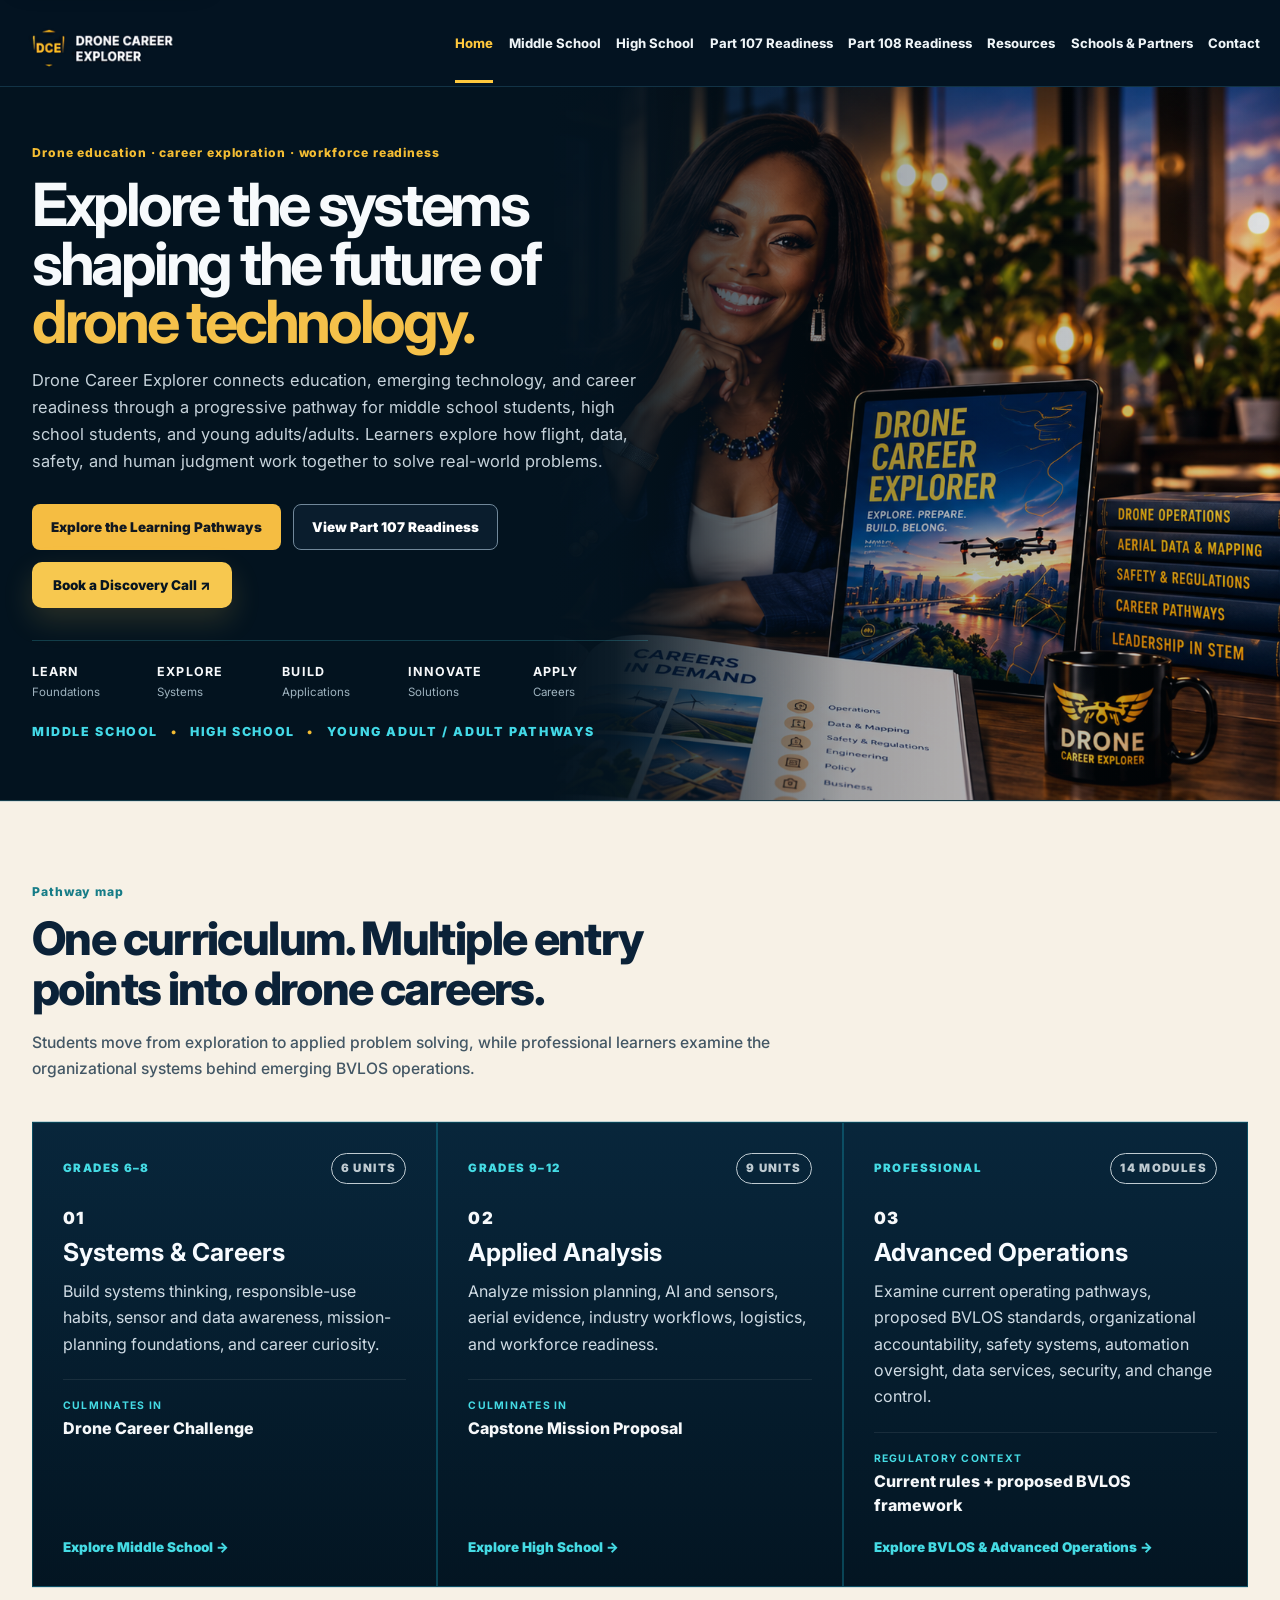
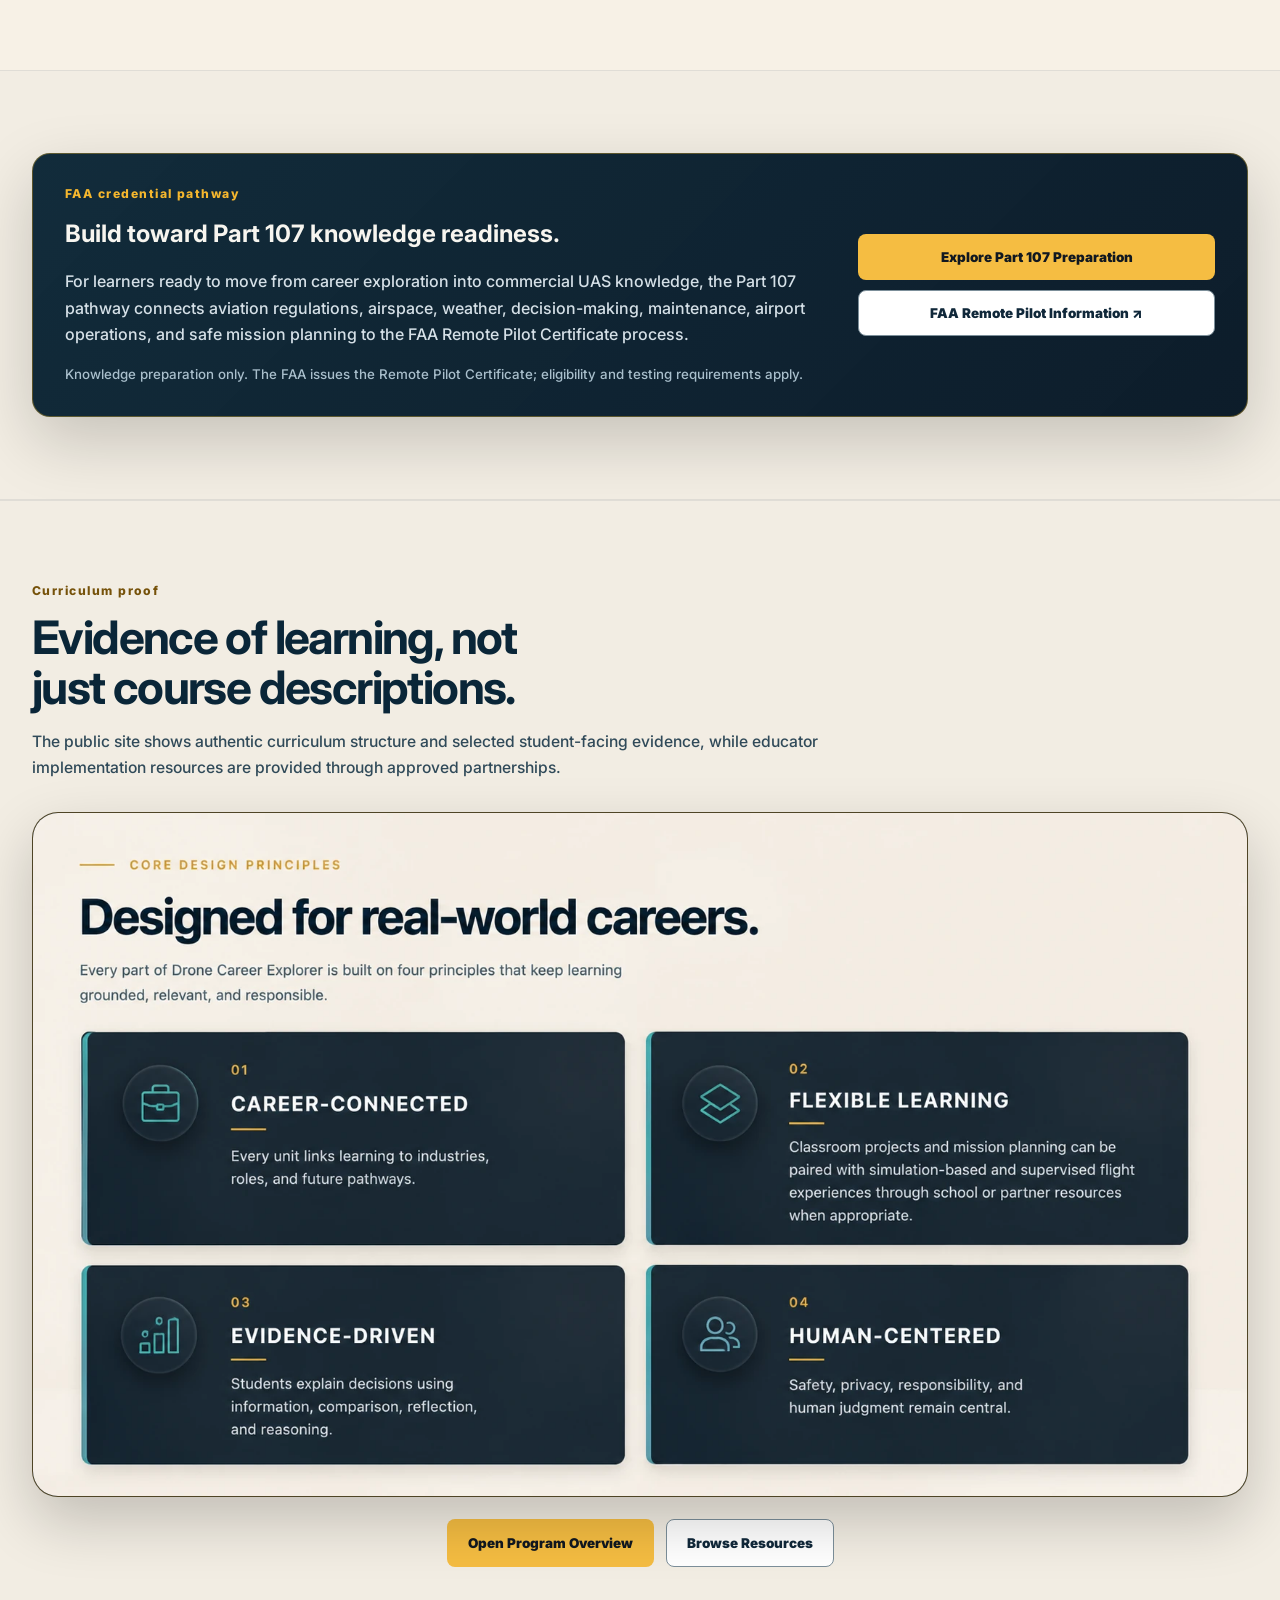
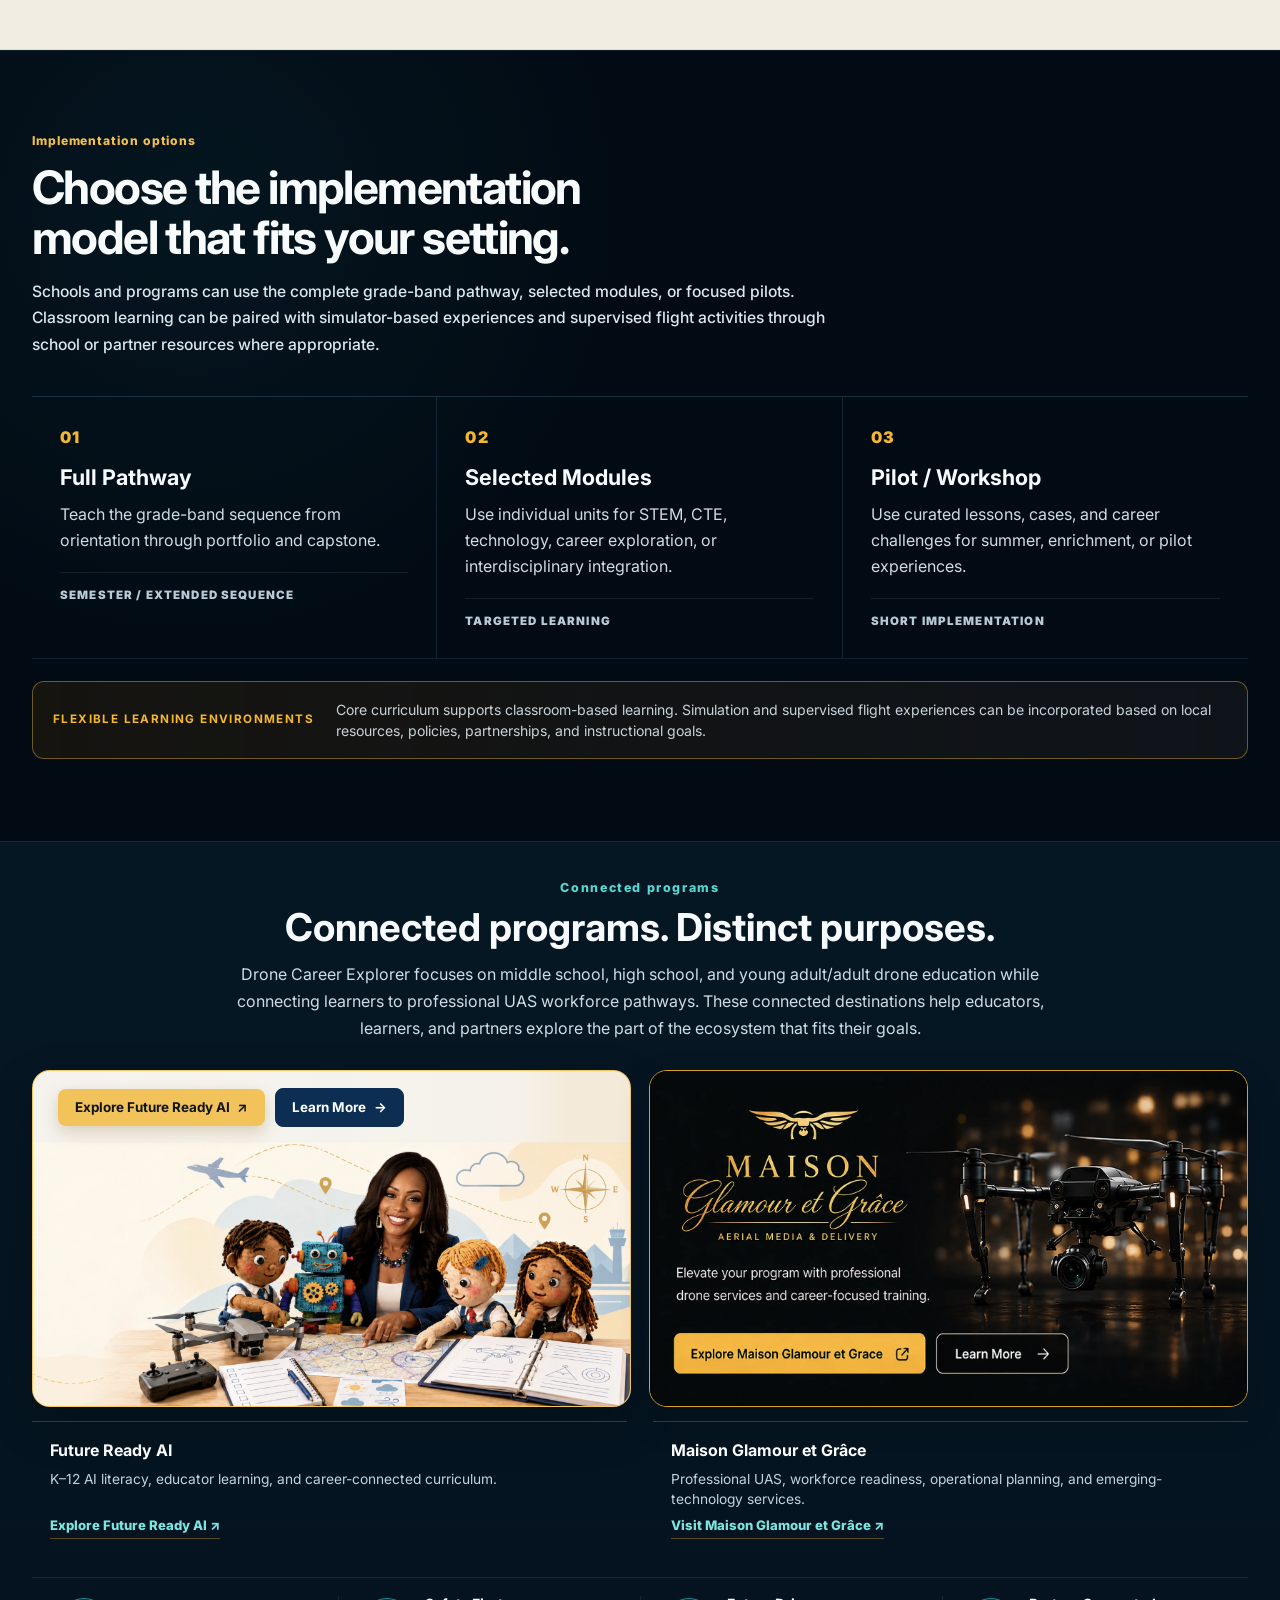
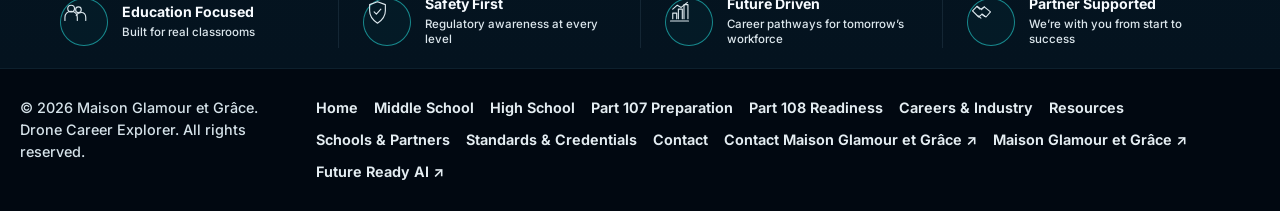
<file: index.html>
<!DOCTYPE html>

<html lang="en"><head><meta charset="utf-8"/><meta content="width=device-width,initial-scale=1" name="viewport"/><title>Drone Career Explorer | Middle School, High School &amp; Professional Readiness</title><meta content="Drone Career Explorer connects middle school, high school, and young adult/adult learners to drone systems, career pathways, Part 107 readiness, and advanced-operations education." name="description"/><link rel="preconnect" href="https://fonts.googleapis.com"/><link rel="preconnect" href="https://fonts.gstatic.com" crossorigin=""/><link href="https://fonts.googleapis.com/css2?family=Inter:wght@400;500;600;700;800;900&amp;display=swap" rel="stylesheet"/><link href="styles.css?v=20260926-contrast2" rel="stylesheet"/><meta content="#04121D" name="theme-color"/><meta content="dark light" name="color-scheme"/><meta content="website" property="og:type"/><meta content="Drone Career Explorer" property="og:site_name"/><meta content="Drone Career Explorer | Middle School, High School &amp; Professional Readiness" property="og:title"/><meta content="Drone Career Explorer connects middle school, high school, and young adult/adult learners to drone systems, career pathways, Part 107 readiness, and advanced-operations education." property="og:description"/><meta content="assets/visual-lock/home-approved.png" property="og:image"/><meta content="summary_large_image" name="twitter:card"/><meta content="Drone Career Explorer | Middle School, High School &amp; Professional Readiness" name="twitter:title"/><meta content="Drone Career Explorer connects middle school, high school, and young adult/adult learners to drone systems, career pathways, Part 107 readiness, and advanced-operations education." name="twitter:description"/><meta content="assets/visual-lock/home-approved.png" name="twitter:image"/><link href="assets/brand/favicon-32.png" rel="icon" sizes="32x32" type="image/png"/><link href="assets/brand/favicon-180.png" rel="apple-touch-icon" sizes="180x180"/><link href="site.webmanifest" rel="manifest"/><style id="pathway-contrast-hotfix">
body.home-final #pathways .section-heading h2{
  color:#0B2238!important;
  font-weight:800!important;
}
body.home-final #pathways .section-heading p{
  color:#435765!important;
  font-weight:500!important;
}
body.home-final #pathways .eyebrow{
  color:#167C87!important;
  font-weight:800!important;
}
</style></head><body class="core-page continuation-page home-continuation home-final"><a class="skip-link" href="#main-content">Skip to main content</a>
<header class="dce-final-header">
  <div class="container dce-final-nav">
    <a class="dce-final-brand" href="index.html" aria-label="Drone Career Explorer home">
      <img src="assets/brand/dce-corner-logo-standard.png" alt="Drone Career Explorer" width="195" height="61"/>
    </a>
    <nav class="dce-final-nav-links" aria-label="Primary navigation">
      <a href="index.html" aria-current="page">Home</a>
      <a href="middle-school.html">Middle School</a>
      <a href="high-school.html">High School</a>
      <a href="part-107.html">Part 107 Readiness</a>
      <a href="part-108.html">Part 108 Readiness</a>
      <a href="resources.html">Resources</a>
      <a href="schools-partners.html">Schools &amp; Partners</a>
      <a href="contact.html">Contact</a>
    </nav>
    <details class="mobile-menu">
      <summary>Menu</summary>
      <nav aria-label="Mobile navigation">
        <a href="index.html" aria-current="page">Home</a>
        <a href="middle-school.html">Middle School</a>
        <a href="high-school.html">High School</a>
        <a href="part-107.html">Part 107 Readiness</a>
        <a href="part-108.html">Part 108 Readiness</a>
        <a href="resources.html">Resources</a>
        <a href="schools-partners.html">Schools &amp; Partners</a>
        <a href="contact.html">Contact</a>
      </nav>
    </details>
  </div>
</header>
<section class="dce-final-hero" aria-labelledby="home-hero-title">
  <div class="container wide-container dce-final-hero-grid">
    <div class="dce-final-hero-copy">
      <div class="eyebrow">Drone education · career exploration · workforce readiness</div>
      <h1 id="home-hero-title">Explore the systems shaping the future of <span>drone technology.</span></h1>
      <p>Drone Career Explorer connects education, emerging technology, and career readiness through a progressive pathway for middle school students, high school students, and young adults/adults. Learners explore how flight, data, safety, and human judgment work together to solve real-world problems.</p>
      <div class="dce-hero-actions">
        <a class="btn btn-primary" href="#pathways">Explore the Learning Pathways</a>
        <a class="btn btn-secondary" href="part-107.html">View Part 107 Readiness</a>
        <a class="btn btn-calendly" data-link-key="calendlyDiscovery" href="https://calendly.com/andrea-maisonglamouretgrace/discovery-call" target="_blank" rel="noopener noreferrer">Book a Discovery Call ↗</a>
      </div>
      <div class="dce-learning-steps" aria-label="Learning progression">
        <div><b>Learn</b><span>Foundations</span></div>
        <div><b>Explore</b><span>Systems</span></div>
        <div><b>Build</b><span>Applications</span></div>
        <div><b>Innovate</b><span>Solutions</span></div>
        <div><b>Apply</b><span>Careers</span></div>
      </div>
      <div class="dce-audience-strip">Middle School <i>•</i> High School <i>•</i> Young Adult / Adult Pathways</div>
    </div>
    <div class="dce-portrait-shell dce-home-portrait-shell" aria-label="Andrea Davis-Baptiste, founder">
      <img src="assets/brand/dce-andrea-approved.png" alt="Andrea Davis-Baptiste, founder of Maison Glamour et Grâce" fetchpriority="high"/>
      <div class="dce-portrait-caption"><strong>Drone Career Explorer</strong><span>Education · Skills · Real-World Opportunities</span></div>
    </div>
  </div>
</section>
<main class="continuation-main" id="main-content">
<section class="continuation-section pathway-section" id="pathways"><div class="container wide-container"><div class="section-heading"><div class="eyebrow">Pathway map</div><h2>One curriculum. Multiple entry points into drone careers.</h2><p>Students move from exploration to applied problem solving, while professional learners examine the organizational systems behind emerging BVLOS operations.</p></div><div class="pathway-display">
<a class="pathway-panel middle-panel" href="middle-school.html"><div class="panel-top"><span class="pathway-kicker">Grades 6–8</span><span class="pathway-count">6 units</span></div><div class="pathway-symbol">01</div><h3>Systems &amp; Careers</h3><p>Build systems thinking, responsible-use habits, sensor and data awareness, mission-planning foundations, and career curiosity.</p><div class="pathway-outcome"><b>Culminates in</b><span>Drone Career Challenge</span></div><span class="panel-link">Explore Middle School →</span></a>
<a class="pathway-panel high-panel" href="high-school.html"><div class="panel-top"><span class="pathway-kicker">Grades 9–12</span><span class="pathway-count">9 units</span></div><div class="pathway-symbol">02</div><h3>Applied Analysis</h3><p>Analyze mission planning, AI and sensors, aerial evidence, industry workflows, logistics, and workforce readiness.</p><div class="pathway-outcome"><b>Culminates in</b><span>Capstone Mission Proposal</span></div><span class="panel-link">Explore High School →</span></a>
<a class="pathway-panel pro-panel" href="part-108.html"><div class="panel-top"><span class="pathway-kicker">Professional</span><span class="pathway-count">14 modules</span></div><div class="pathway-symbol">03</div><h3>Advanced Operations</h3><p>Examine current operating pathways, proposed BVLOS standards, organizational accountability, safety systems, automation oversight, data services, security, and change control.</p><div class="pathway-outcome"><b>Regulatory context</b><span>Current rules + proposed BVLOS framework</span></div><span class="panel-link">Explore BVLOS &amp; Advanced Operations →</span></a>
</div></div></section><section class="continuation-section part107-bridge publisher-light" id="part107-bridge"><div class="container wide-container"><div class="part107-bridge-card"><div><div class="eyebrow">FAA credential pathway</div><h2>Build toward Part 107 knowledge readiness.</h2><p>For learners ready to move from career exploration into commercial UAS knowledge, the Part 107 pathway connects aviation regulations, airspace, weather, decision-making, maintenance, airport operations, and safe mission planning to the FAA Remote Pilot Certificate process.</p><small>Knowledge preparation only. The FAA issues the Remote Pilot Certificate; eligibility and testing requirements apply.</small></div><div class="part107-bridge-actions"><a class="btn btn-primary" href="part-107.html">Explore Part 107 Preparation</a><a class="btn btn-secondary" href="https://www.faa.gov/uas/commercial_operators/become_a_drone_pilot" rel="noopener noreferrer" target="_blank">FAA Remote Pilot Information ↗</a></div></div></div></section>

<section class="continuation-section evidence-section publisher-light"><div class="container wide-container"><div class="section-heading compact"><div class="eyebrow">Curriculum proof</div><h2>Evidence of learning, not just course descriptions.</h2><p>The public site shows authentic curriculum structure and selected student-facing evidence, while educator implementation resources are provided through approved partnerships.</p></div><div class="featured-graphic-wrap"><figure class="featured-graphic-card"><img alt="Design principles infographic showing four ideas: Career-connected, Flexible learning, Evidence-driven, and Human-centered." decoding="async" loading="lazy" src="assets/featured/home-design-principles.webp"/></figure><div class="action-row featured-graphic-actions"><a class="btn btn-primary" href="downloads/DCE_Grades_6-12_Program_Overview.pdf" rel="noopener" target="_blank">Open Program Overview</a><a class="btn btn-secondary" href="resources.html">Browse Resources</a></div></div></div></section>
<section class="continuation-section darker"><div class="container wide-container"><div class="section-heading compact"><div class="eyebrow">Implementation options</div><h2>Choose the implementation model that fits your setting.</h2><p>Schools and programs can use the complete grade-band pathway, selected modules, or focused pilots. Classroom learning can be paired with simulator-based experiences and supervised flight activities through school or partner resources where appropriate.</p></div><div class="implementation-grid"><article><span>01</span><h3>Full Pathway</h3><p>Teach the grade-band sequence from orientation through portfolio and capstone.</p><small>Semester / extended sequence</small></article><article><span>02</span><h3>Selected Modules</h3><p>Use individual units for STEM, CTE, technology, career exploration, or interdisciplinary integration.</p><small>Targeted learning</small></article><article><span>03</span><h3>Pilot / Workshop</h3><p>Use curated lessons, cases, and career challenges for summer, enrichment, or pilot experiences.</p><small>Short implementation</small></article></div><div class="guardrail-banner"><b>FLEXIBLE LEARNING ENVIRONMENTS</b><span>Core curriculum supports classroom-based learning. Simulation and supervised flight experiences can be incorporated based on local resources, policies, partnerships, and instructional goals.</span></div></div></section>
<section class="continuation-section source-section partner-showcase-lock"><div class="container wide-container"><div class="brand-context-intro">
<div class="eyebrow">Connected programs</div>
<h2>Connected programs. Distinct purposes.</h2>
<p>Drone Career Explorer focuses on middle school, high school, and young adult/adult drone education while connecting learners to professional UAS workforce pathways. These connected destinations help educators, learners, and partners explore the part of the ecosystem that fits their goals.</p>
</div><div class="source-map brand-destination-map exact-brand-map"><div class="source-node brand-destination future-ready-exact-card future-ready-photo-card" id="future-ready-ai"><img alt="Andrea with the Future Ready AI student puppets and robot at a flight-planning table with a drone, aeronautical map, and workbook" decoding="async" height="1689" loading="lazy" src="assets/brand/future-ready-ai-flight-planning.webp" width="3821"/><div class="fr-card-actions"><a class="fr-btn fr-btn-primary" data-link-key="futureReadyAI" href="https://andreadavisbaptiste82-creator.github.io/future-ready-ai/" rel="noopener noreferrer" target="_blank">Explore Future Ready AI <span aria-hidden="true">↗</span></a><a class="fr-btn fr-btn-secondary" data-link-key="futureReadyAI" href="https://andreadavisbaptiste82-creator.github.io/future-ready-ai/" rel="noopener noreferrer" target="_blank" aria-label="Learn more about Future Ready AI">Learn More <span aria-hidden="true">→</span></a></div></div><div class="source-node brand-destination maison-exact-card" id="maison-glamour-et-grace"><img alt="Maison Glamour et Grâce — Aerial Media &amp; Delivery with professional drone services" decoding="async" height="941" loading="lazy" src="assets/brand/maison-card-final.webp" width="1672"/><a aria-label="Explore Maison Glamour et Grâce" class="maison-hotspot maison-hotspot-primary" data-link-key="maisonSite" href="https://www.maisonglamouretgrace.com/" rel="noopener noreferrer" target="_blank"></a><a aria-label="Learn more about Maison Glamour et Grâce" class="maison-hotspot maison-hotspot-secondary" data-link-key="maisonSite" href="https://www.maisonglamouretgrace.com/" rel="noopener noreferrer" target="_blank"></a></div></div><div aria-label="Connected program descriptions" class="brand-context-captions">
<div class="brand-context-caption"><strong>Future Ready AI</strong><span>K–12 AI literacy, educator learning, and career-connected curriculum.</span><a aria-label="Explore Future Ready AI" class="brand-context-link" data-link-key="futureReadyAI" href="https://andreadavisbaptiste82-creator.github.io/future-ready-ai/">Explore Future Ready AI ↗</a></div>
<div class="brand-context-caption"><strong>Maison Glamour et Grâce</strong><span>Professional UAS, workforce readiness, operational planning, and emerging-technology services.</span><a aria-label="About Maison Glamour et Grâce" class="brand-context-link maison-context-link" data-link-key="maisonSite" href="https://www.maisonglamouretgrace.com/" rel="noopener noreferrer" target="_blank">Visit Maison Glamour et Grâce ↗</a></div>
</div><div aria-label="Drone Career Explorer partnership benefits" class="brand-benefit-strip">
<div class="brand-benefit"><span aria-hidden="true" class="brand-benefit-icon"><svg viewbox="0 0 48 48"><circle cx="18" cy="17" r="6"></circle><circle cx="31" cy="19" r="5"></circle><path d="M7 38v-5c0-7 5-11 11-11s11 4 11 11v5M27 29c2-3 5-5 9-5 5 0 8 4 8 9v5"></path></svg></span><div><b>Education Focused</b><span>Built for real classrooms</span></div></div>
<div class="brand-benefit"><span aria-hidden="true" class="brand-benefit-icon"><svg viewbox="0 0 48 48"><path d="M24 5l14 5v11c0 10-6 17-14 22C16 38 10 31 10 21V10l14-5z"></path><path d="M18 23l4 4 8-9"></path></svg></span><div><b>Safety First</b><span>Regulatory awareness at every level</span></div></div>
<div class="brand-benefit"><span aria-hidden="true" class="brand-benefit-icon"><svg viewbox="0 0 48 48"><path d="M8 39h32M12 35V25h7v10M22 35V18h7v17M32 35V10h7v25"></path><path d="M12 18l8-7 7 4 11-9"></path></svg></span><div><b>Future Driven</b><span>Career pathways for tomorrow’s workforce</span></div></div>
<div class="brand-benefit"><span aria-hidden="true" class="brand-benefit-icon"><svg viewbox="0 0 48 48"><path d="M8 21l8-8 7 5 6-4 11 9-8 9-7-5-6 5-11-11z"></path><path d="M16 13l5 5M29 14l-5 5M18 30l5 4M25 27l5 4"></path></svg></span><div><b>Partner Supported</b><span>We’re with you from start to success</span></div></div>
</div></div></section>
</main><footer class="site-footer continuation-footer"><div class="container footer-grid"><div>© 2026 Maison Glamour et Grâce. Drone Career Explorer. All rights reserved.</div><nav class="footer-links" aria-label="Footer navigation"><a href="index.html">Home</a><a href="middle-school.html">Middle School</a><a href="high-school.html">High School</a><a href="part-107.html">Part 107 Preparation</a><a href="part-108.html">Part 108 Readiness</a><a href="careers-industry.html">Careers &amp; Industry</a><a href="resources.html">Resources</a><a href="schools-partners.html">Schools &amp; Partners</a><a href="standards-credentials.html">Standards &amp; Credentials</a><a href="contact.html">Contact</a><a data-link-key="maisonContact" href="https://www.maisonglamouretgrace.com/contact" rel="noopener noreferrer" target="_blank">Contact Maison Glamour et Grâce ↗</a><a data-link-key="maisonSite" href="https://www.maisonglamouretgrace.com/" rel="noopener noreferrer" target="_blank">Maison Glamour et Grâce ↗</a><a data-link-key="futureReadyAI" href="https://andreadavisbaptiste82-creator.github.io/future-ready-ai/" rel="noopener noreferrer" target="_blank">Future Ready AI ↗</a></nav></div></footer><script src="site-config.js"></script><script src="shared.js"></script></body></html>
</file>
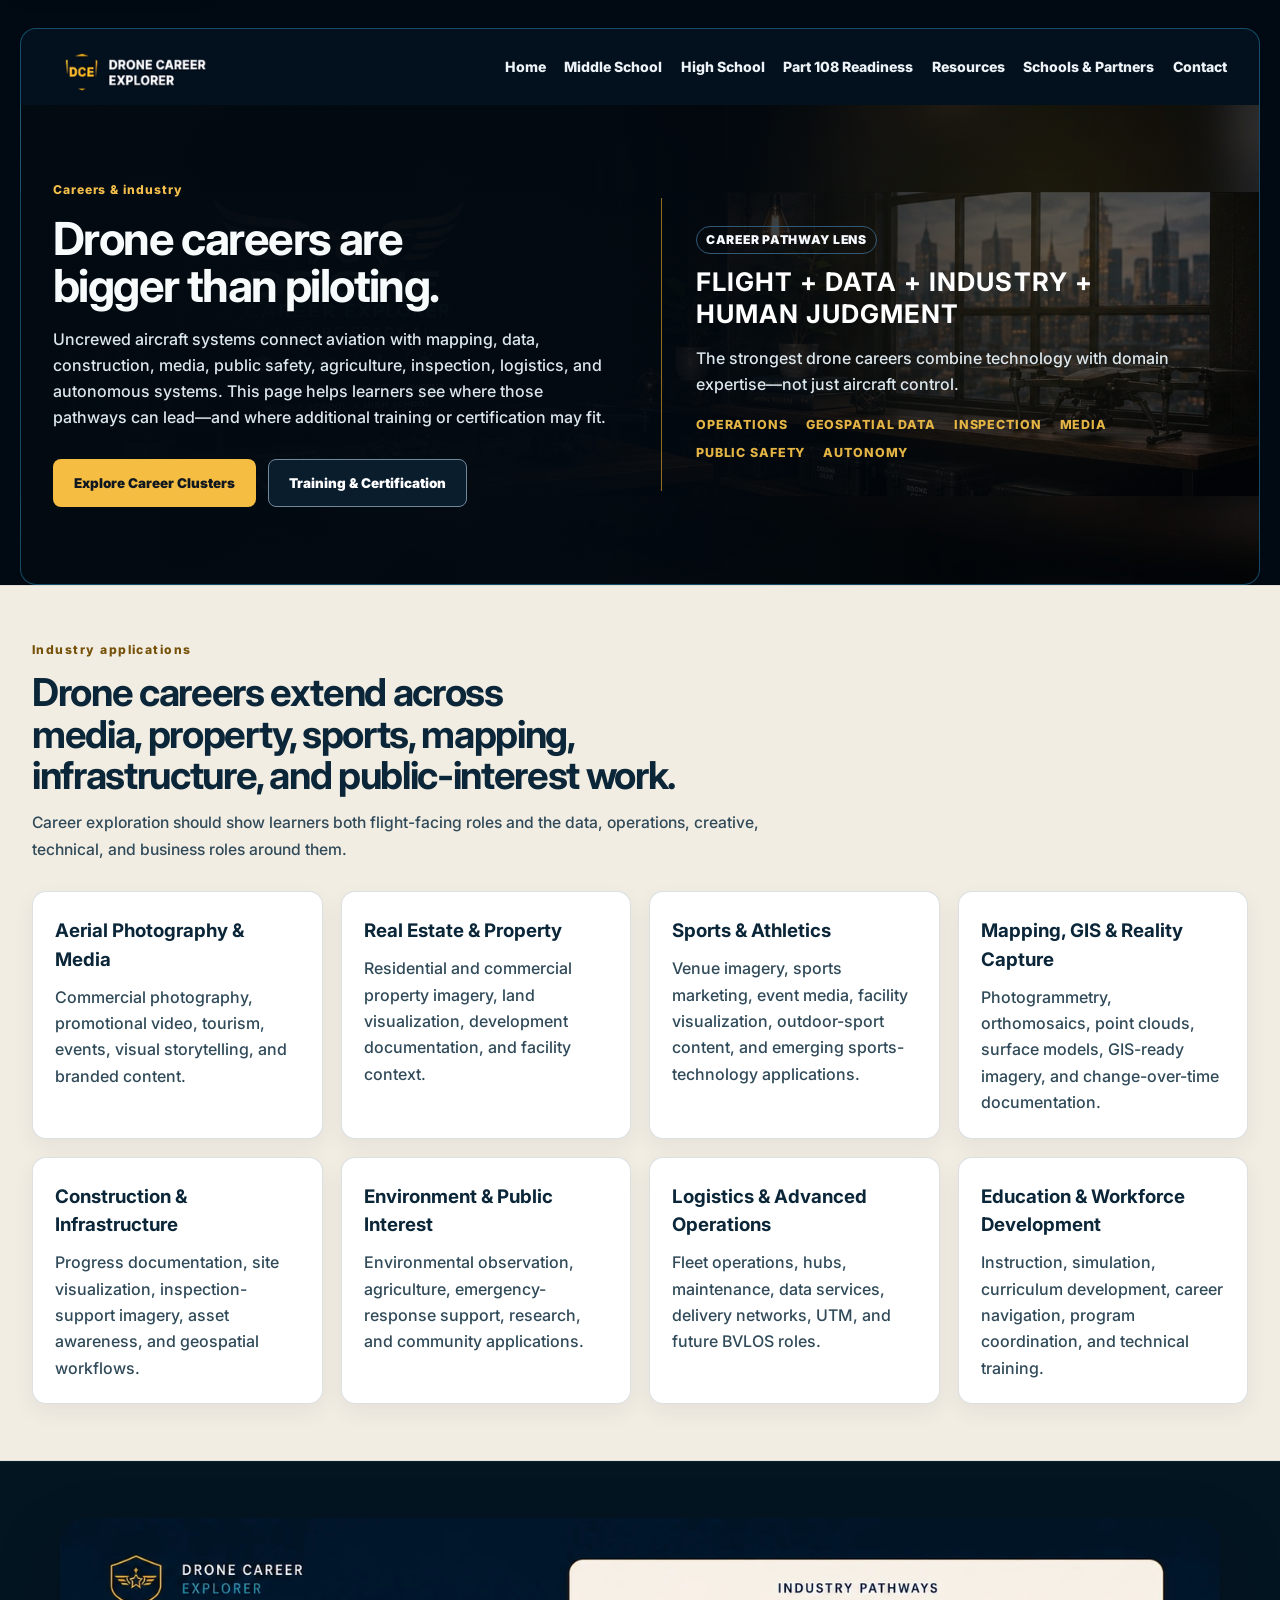
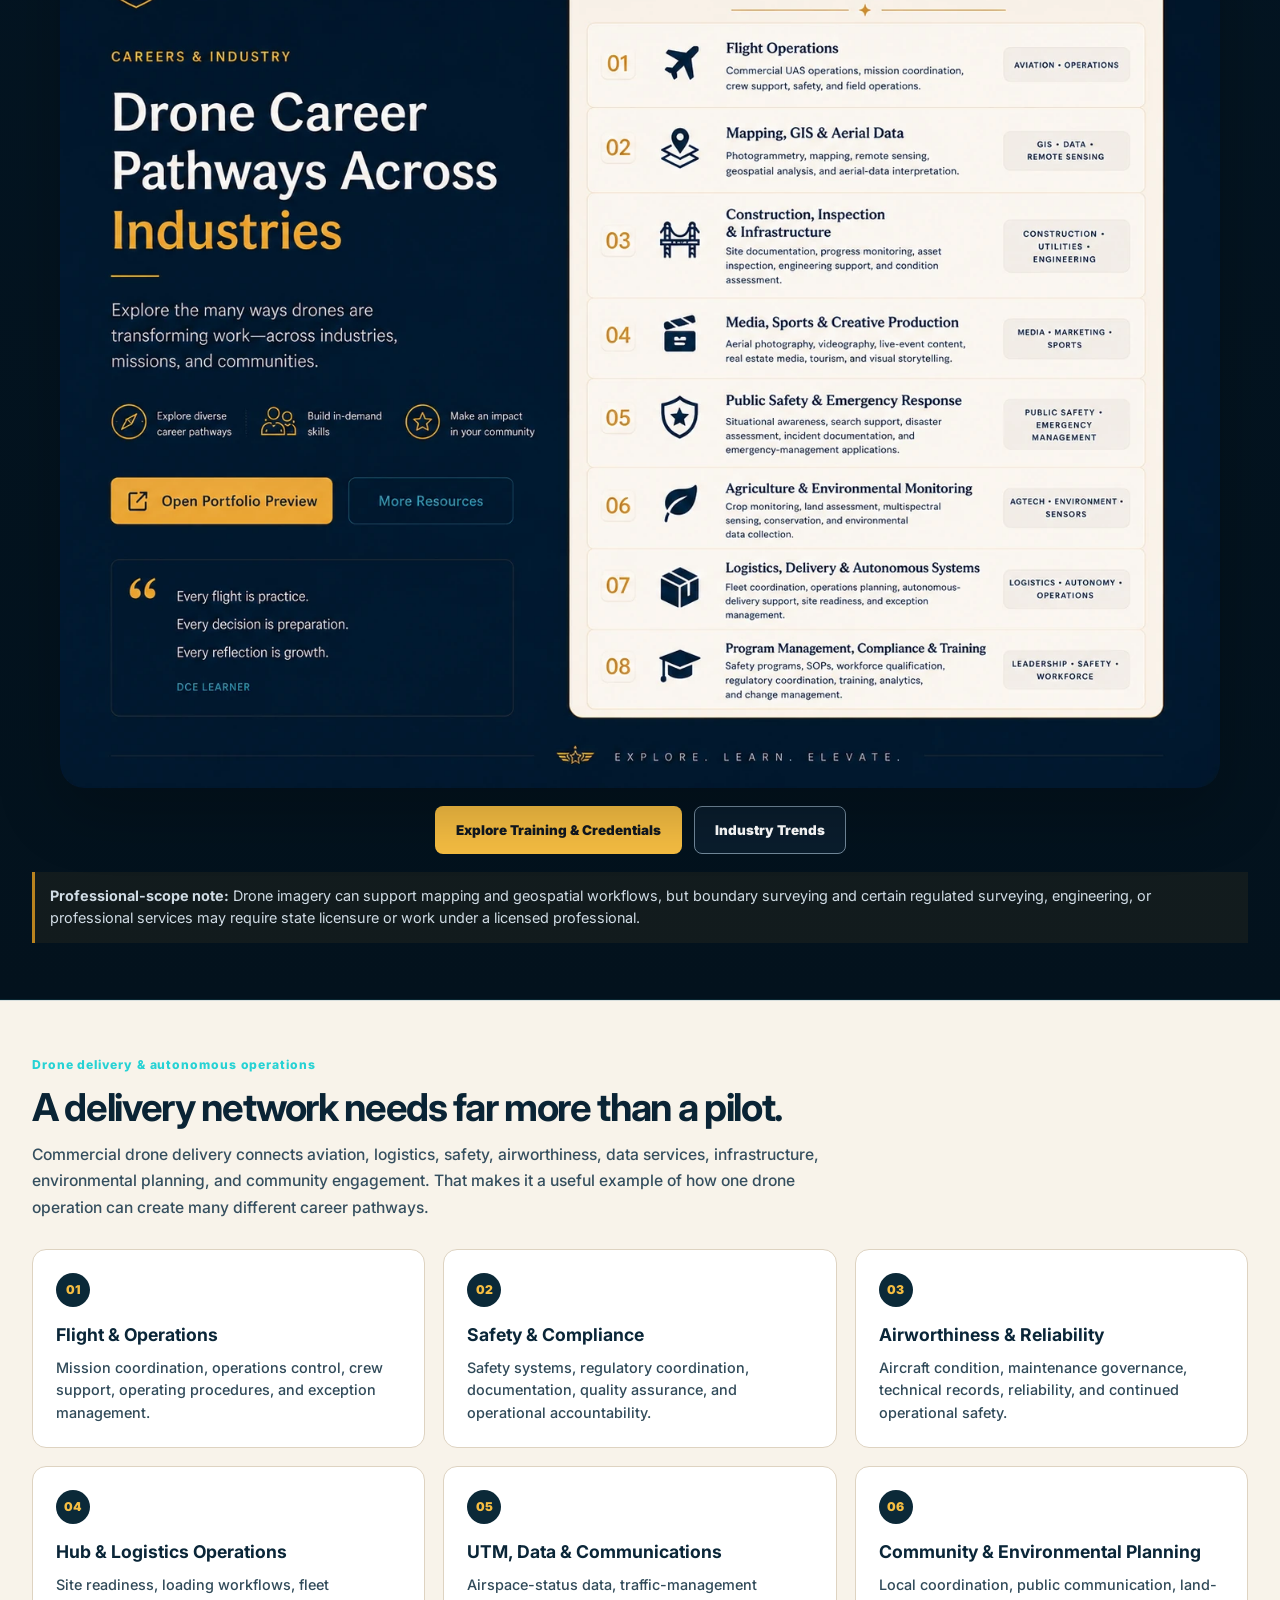
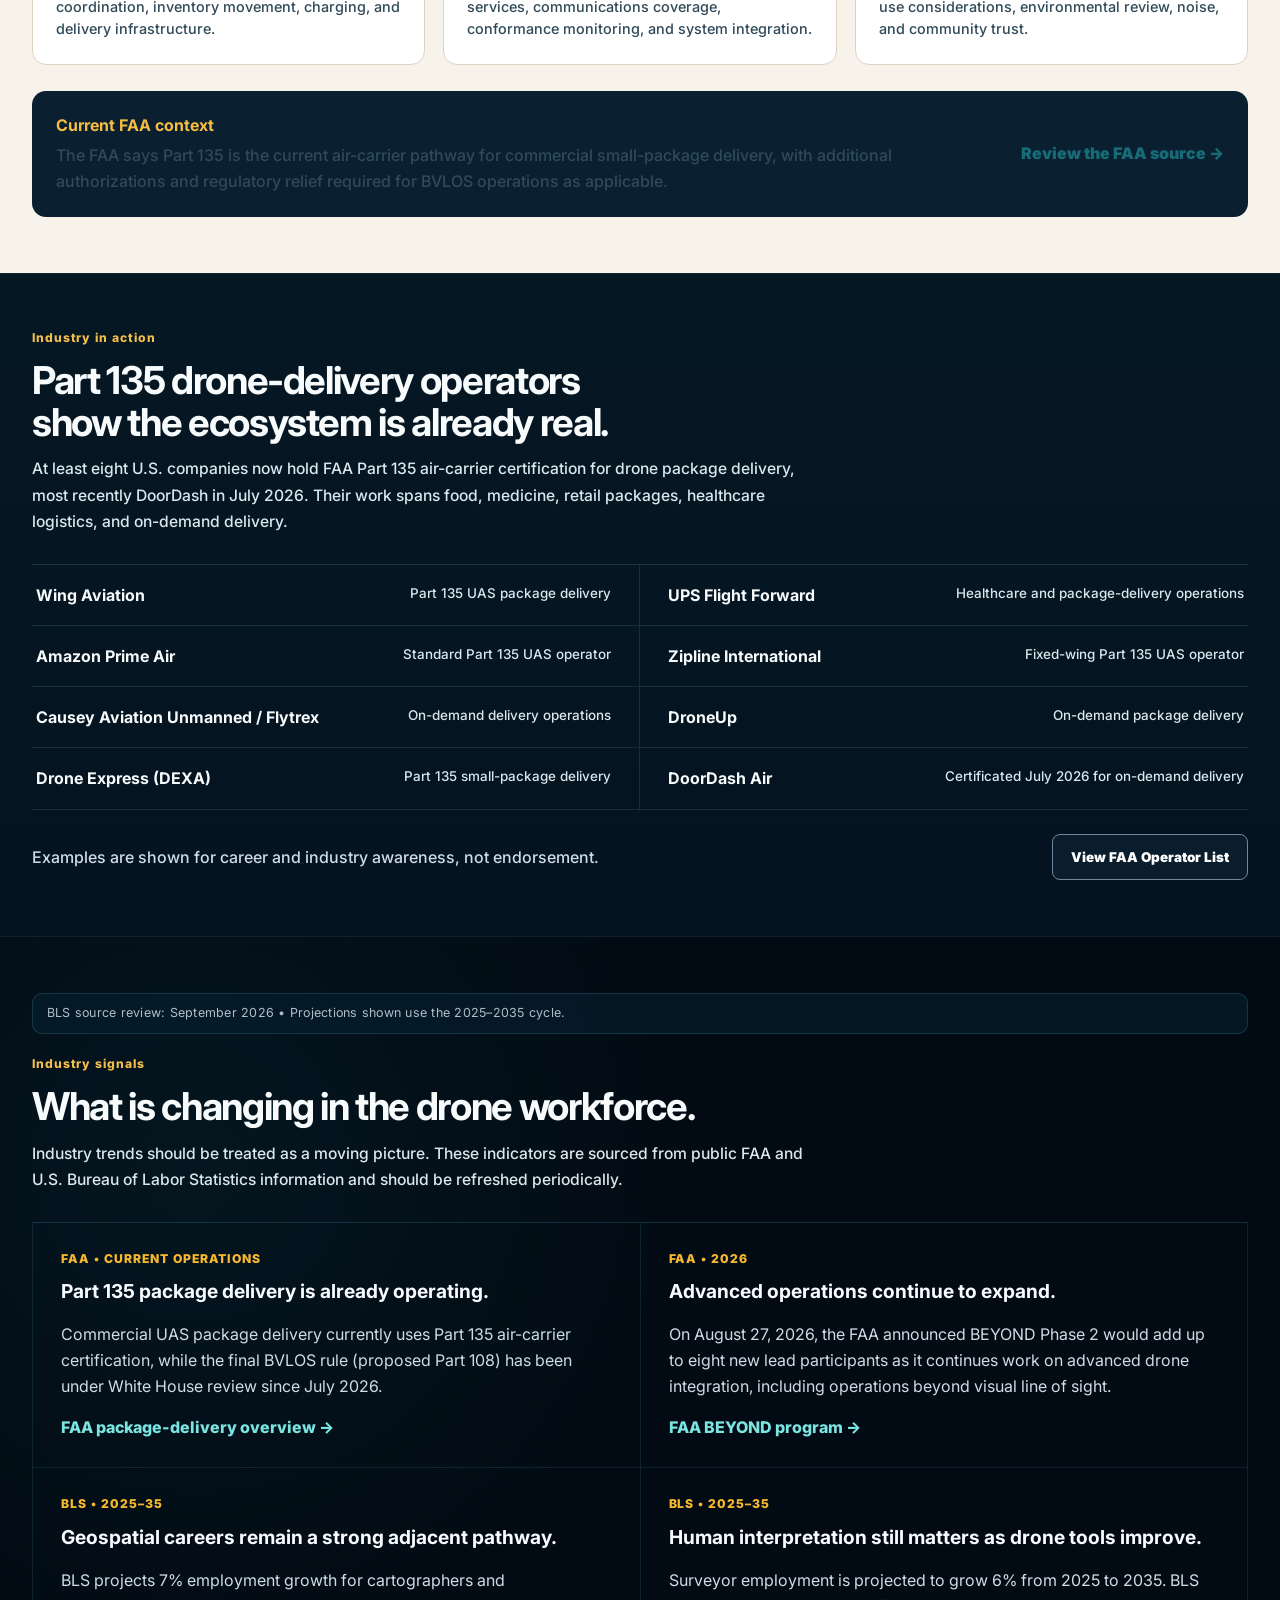
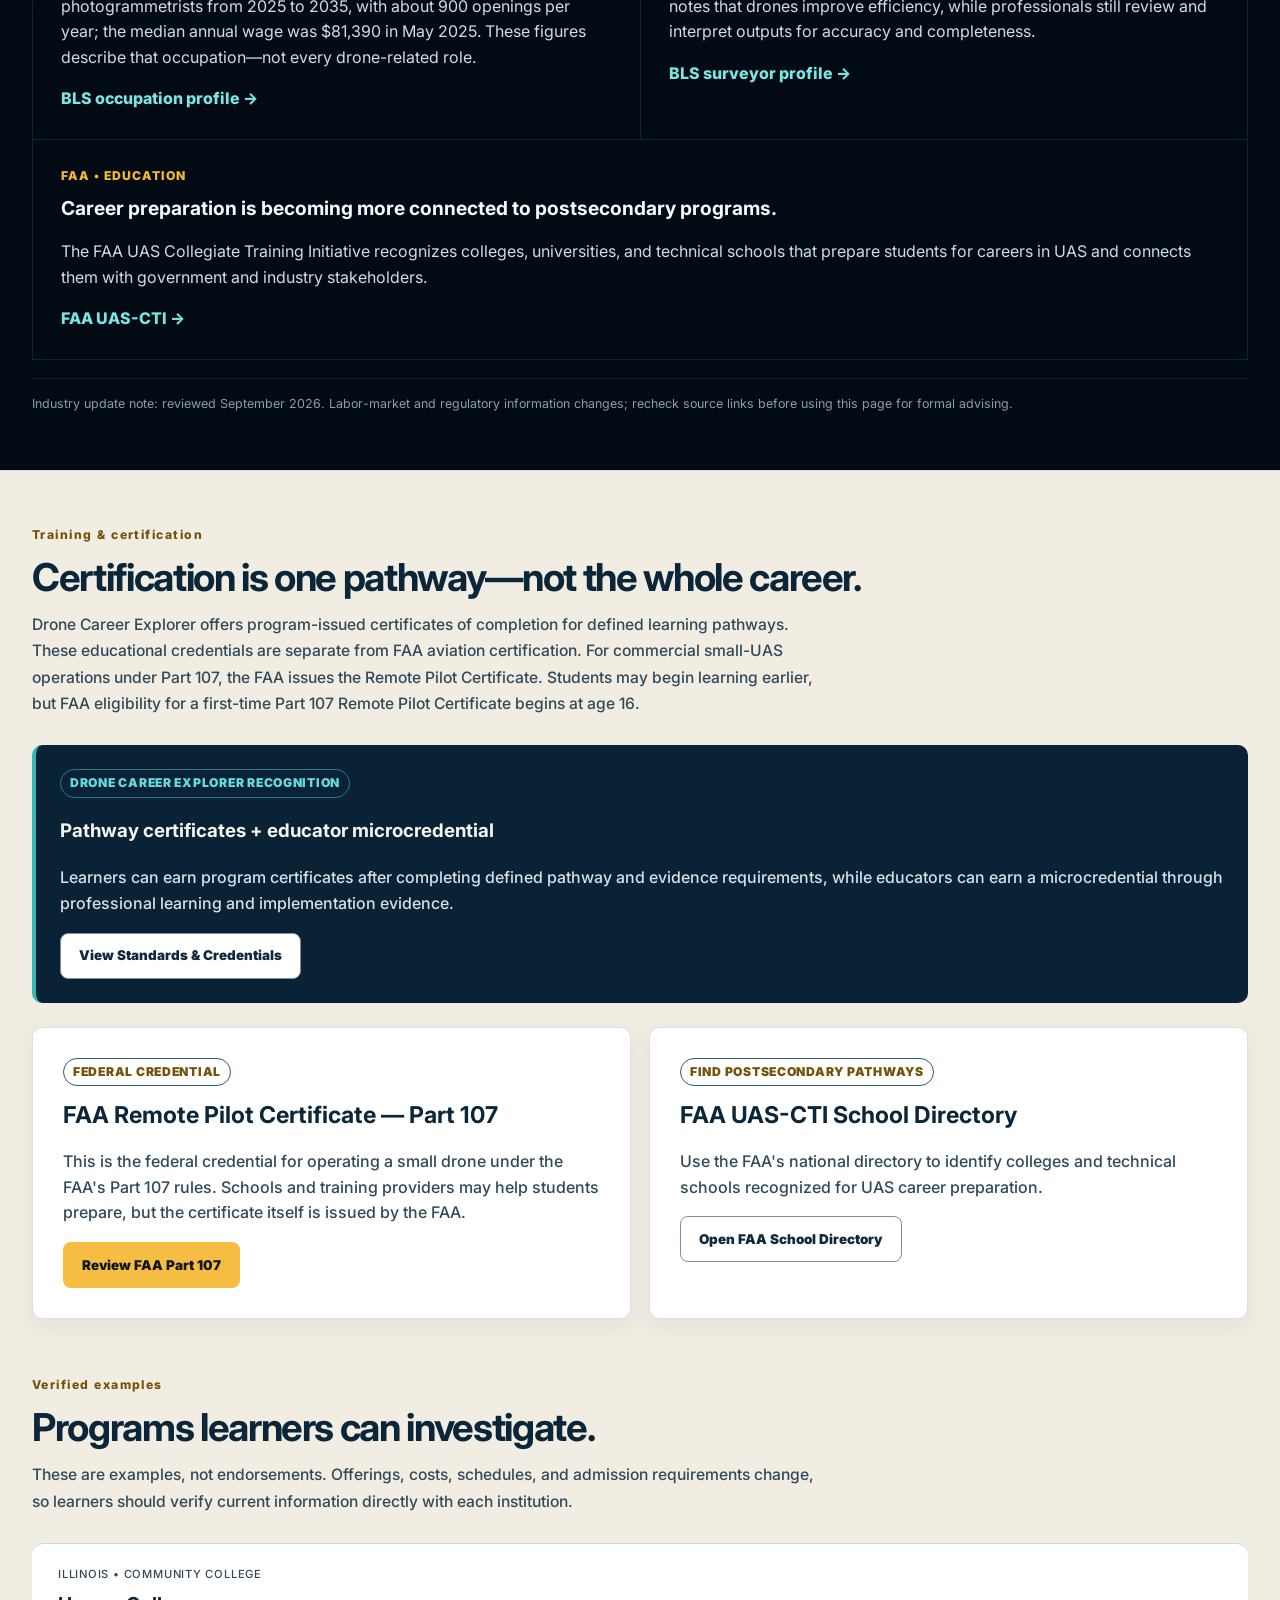
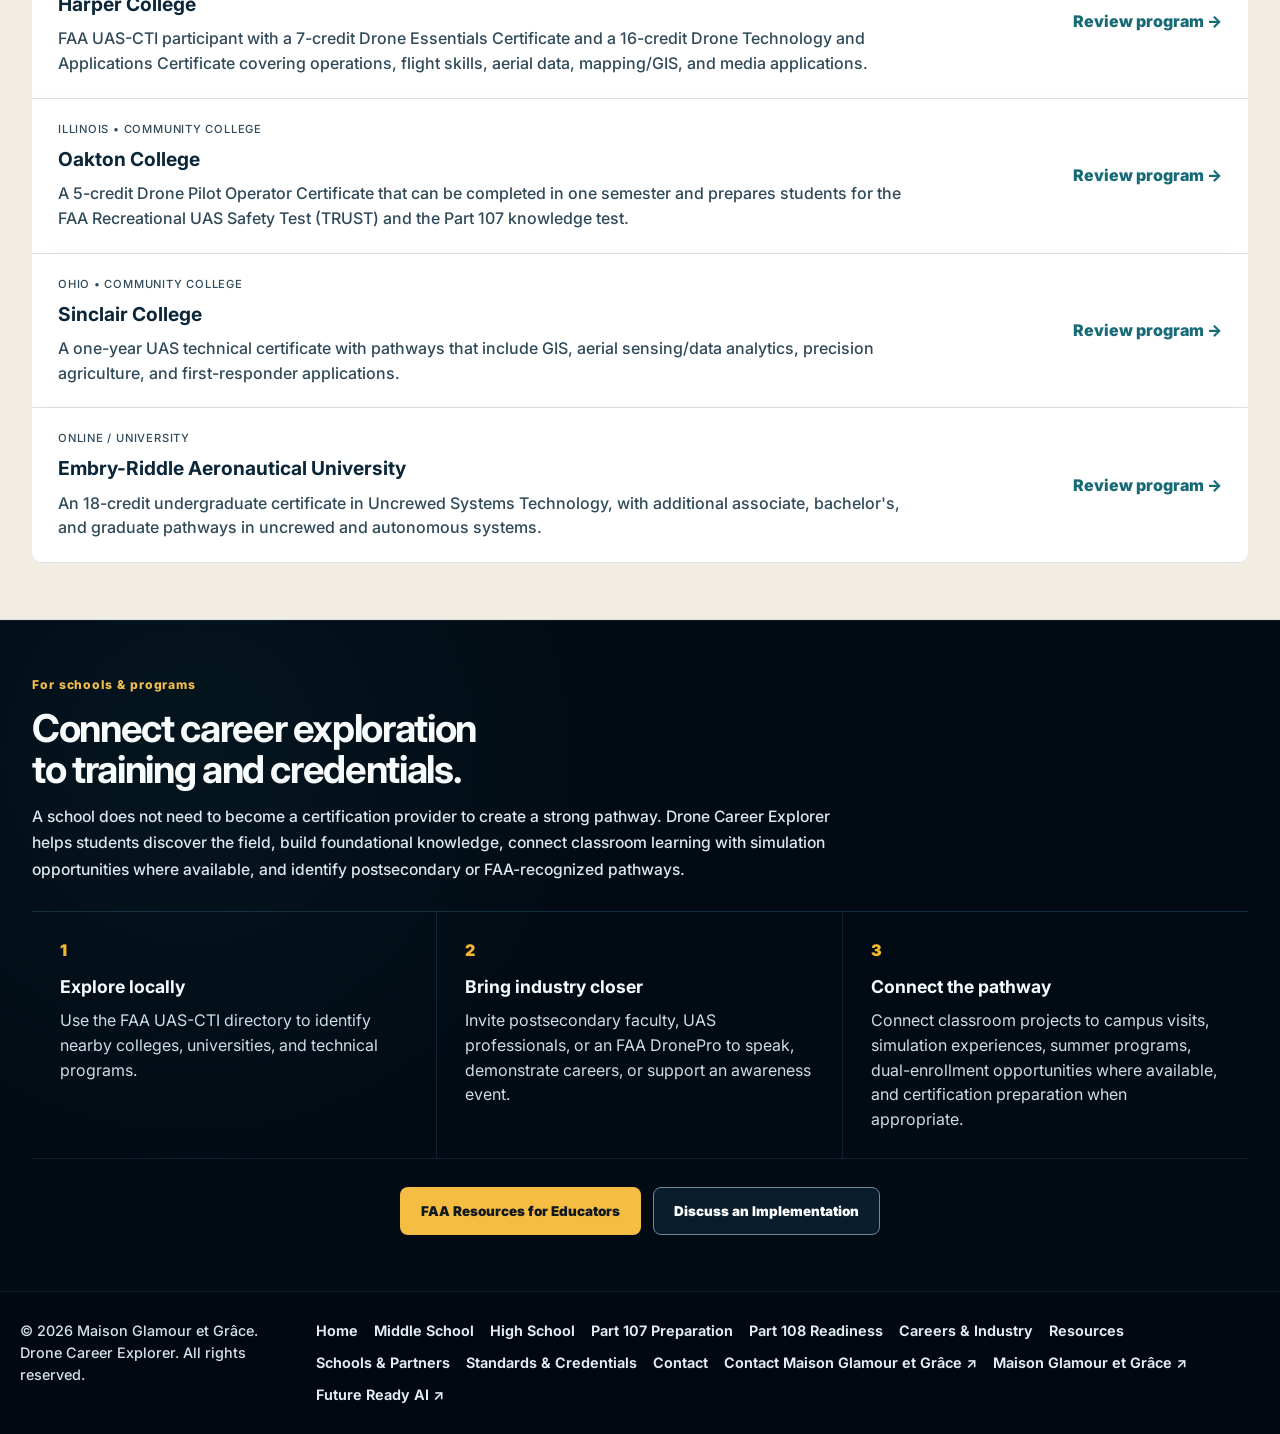
<file: careers-industry.html>
<!DOCTYPE html>

<html lang="en"><head><meta charset="utf-8"/><meta content="width=device-width,initial-scale=1" name="viewport"/>
<title>Drone Careers &amp; Industry Trends | Drone Career Explorer</title>
<meta content="Explore drone career clusters, autonomous delivery and advanced-operations careers, current UAS industry signals, FAA certification pathways, and verified postsecondary programs." name="description"/>
<link rel="preconnect" href="https://fonts.googleapis.com"/><link rel="preconnect" href="https://fonts.gstatic.com" crossorigin=""/><link href="https://fonts.googleapis.com/css2?family=Inter:wght@400;500;600;700;800;900&amp;display=swap" rel="stylesheet"/><link href="styles.css" rel="stylesheet"/><meta content="#04121D" name="theme-color"/><meta content="dark light" name="color-scheme"/><meta content="website" property="og:type"/><meta content="Drone Career Explorer" property="og:site_name"/><meta content="Drone Careers &amp; Industry Trends | Drone Career Explorer" property="og:title"/><meta content="Explore drone career clusters, autonomous delivery and advanced-operations careers, current UAS industry signals, FAA certification pathways, and verified postsecondary programs." property="og:description"/><meta content="assets/drone-career-explorer-hero.png" property="og:image"/><meta content="summary_large_image" name="twitter:card"/><meta content="Drone Careers &amp; Industry Trends | Drone Career Explorer" name="twitter:title"/><meta content="Explore drone career clusters, autonomous delivery and advanced-operations careers, current UAS industry signals, FAA certification pathways, and verified postsecondary programs." name="twitter:description"/><meta content="assets/drone-career-explorer-hero.png" name="twitter:image"/><link href="assets/brand/favicon-32.png" rel="icon" sizes="32x32" type="image/png"/><link href="assets/brand/favicon-180.png" rel="apple-touch-icon" sizes="180x180"/><link href="site.webmanifest" rel="manifest"/></head>
<body class="continuation-page supporting-page careers-page"><a class="skip-link" href="#main-content">Skip to main content</a>
<header class="site-header premium-header"><div class="container nav"><a aria-label="Drone Career Explorer home" class="brand brand-upgraded" href="index.html"><img alt="Drone Career Explorer" decoding="async" fetchpriority="high" height="61" loading="eager" src="assets/brand/dce-corner-logo-standard.png" width="195"/></a><nav aria-label="Primary navigation" class="nav-links"><a href="index.html">Home</a><a href="middle-school.html">Middle School</a><a href="high-school.html">High School</a><a href="part-108.html">Part 108 Readiness</a><a href="resources.html">Resources</a><a href="schools-partners.html">Schools &amp; Partners</a></nav><details class="mobile-menu"><summary>Menu</summary><nav aria-label="Mobile navigation"><a href="index.html">Home</a><a href="middle-school.html">Middle School</a><a href="high-school.html">High School</a><a href="part-107.html">Part 107 Preparation</a><a href="part-108.html">Part 108 Readiness</a><a href="careers-industry.html" aria-current="page">Careers &amp; Industry</a><a href="resources.html">Resources</a><a href="schools-partners.html">Schools &amp; Partners</a><a href="standards-credentials.html">Standards &amp; Credentials</a><a href="contact.html">Contact</a></nav></details></div></header>
<section class="support-hero careers-support-hero"><div class="container wide-container support-hero-inner careers-hero-inner"><div><div class="eyebrow">Careers &amp; industry</div><h1>Drone careers are bigger than piloting.</h1><p>Uncrewed aircraft systems connect aviation with mapping, data, construction, media, public safety, agriculture, inspection, logistics, and autonomous systems. This page helps learners see where those pathways can lead—and where additional training or certification may fit.</p><div class="action-row"><a class="btn btn-primary" href="#career-clusters">Explore Career Clusters</a><a class="btn btn-secondary" href="#training">Training &amp; Certification</a></div></div><div class="careers-hero-panel"><span class="mini-tag">Career pathway lens</span><h3>FLIGHT + DATA + INDUSTRY + HUMAN JUDGMENT</h3><p>The strongest drone careers combine technology with domain expertise—not just aircraft control.</p><div class="career-hero-lines"><span>Operations</span><span>Geospatial data</span><span>Inspection</span><span>Media</span><span>Public safety</span><span>Autonomy</span></div></div></div></section>
<main class="continuation-main" id="main-content">
<section class="continuation-section publisher-light" id="industry-applications"><div class="container wide-container"><div class="section-heading"><div class="eyebrow">Industry applications</div><h2>Drone careers extend across media, property, sports, mapping, infrastructure, and public-interest work.</h2><p>Career exploration should show learners both flight-facing roles and the data, operations, creative, technical, and business roles around them.</p></div><div class="industry-application-grid"><article><h3>Aerial Photography &amp; Media</h3><p>Commercial photography, promotional video, tourism, events, visual storytelling, and branded content.</p></article><article><h3>Real Estate &amp; Property</h3><p>Residential and commercial property imagery, land visualization, development documentation, and facility context.</p></article><article><h3>Sports &amp; Athletics</h3><p>Venue imagery, sports marketing, event media, facility visualization, outdoor-sport content, and emerging sports-technology applications.</p></article><article><h3>Mapping, GIS &amp; Reality Capture</h3><p>Photogrammetry, orthomosaics, point clouds, surface models, GIS-ready imagery, and change-over-time documentation.</p></article><article><h3>Construction &amp; Infrastructure</h3><p>Progress documentation, site visualization, inspection-support imagery, asset awareness, and geospatial workflows.</p></article><article><h3>Environment &amp; Public Interest</h3><p>Environmental observation, agriculture, emergency-response support, research, and community applications.</p></article><article><h3>Logistics &amp; Advanced Operations</h3><p>Fleet operations, hubs, maintenance, data services, delivery networks, UTM, and future BVLOS roles.</p></article><article><h3>Education &amp; Workforce Development</h3><p>Instruction, simulation, curriculum development, career navigation, program coordination, and technical training.</p></article></div></div></section><section class="continuation-section graphic-showcase-section careers-pathways-showcase" id="career-clusters"><div class="container wide-container"><div class="featured-graphic-wrap careers-featured"><figure class="featured-graphic-card"><img alt="Drone Career Explorer career pathways across eight industry areas including flight operations, GIS and aerial data, construction and inspection, media, public safety, agriculture, logistics and autonomous systems, and program management." decoding="async" loading="lazy" src="assets/featured/careers-pathways.webp"/><a aria-label="Open Portfolio Preview (workbook previews)" class="graphic-hotspot" href="resources.html#workbook-previews" style="left:4.4%;top:64.3%;width:19.1%;height:5.4%"></a><a aria-label="More Resources" class="graphic-hotspot" href="resources.html" style="left:24.9%;top:64.3%;width:14.2%;height:5.4%"></a></figure><div class="action-row featured-graphic-actions"><a class="btn btn-primary" href="#training">Explore Training &amp; Credentials</a><a class="btn btn-secondary" href="#trends">Industry Trends</a></div></div><p class="sr-only">Career clusters Eight ways drone work shows up in industry. These are career families rather than single job titles. Many roles combine drone knowledge with another discipline such as GIS, construction, emergency management, media production, environmental science, or data analysis. 01 Flight Operations Commercial UAS operations, mission coordination, crew support, safety, and field operations. AVIATION • OPERATIONS 02 Mapping, GIS &amp; Aerial Data Photogrammetry, mapping, remote sensing, geospatial analysis, and aerial-data interpretation. GIS • DATA • REMOTE SENSING 03 Construction, Inspection &amp; Infrastructure Site documentation, progress monitoring, asset inspection, engineering support, and condition assessment. CONSTRUCTION • UTILITIES • ENGINEERING 04 Media, Sports &amp; Creative Production Aerial photography, videography, live-event content, real estate media, tourism, and visual storytelling. MEDIA • MARKETING • SPORTS 05 Public Safety &amp; Emergency Response Situational awareness, search support, disaster assessment, incident documentation, and emergency-management applications. PUBLIC SAFETY • EMERGENCY MANAGEMENT 06 Agriculture &amp; Environmental Monitoring Crop monitoring, land assessment, multispectral sensing, conservation, and environmental data collection. AGTECH • ENVIRONMENT • SENSORS 07 Logistics, Delivery &amp; Autonomous Systems Fleet coordination, operations planning, autonomous-delivery support, site readiness, and exception management. LOGISTICS • AUTONOMY • OPERATIONS 08 Program Management, Compliance &amp; Training Safety programs, SOPs, workforce qualification, regulatory coordination, training, analytics, and change management. LEADERSHIP • SAFETY • WORKFORCE</p><p class="professional-scope-note"><strong>Professional-scope note:</strong> Drone imagery can support mapping and geospatial workflows, but boundary surveying and certain regulated surveying, engineering, or professional services may require state licensure or work under a licensed professional.</p></div></section><section class="continuation-section delivery-autonomy" id="delivery-autonomy"><div class="container wide-container"><div class="section-heading"><div class="eyebrow">Drone delivery &amp; autonomous operations</div><h2>A delivery network needs far more than a pilot.</h2><p>Commercial drone delivery connects aviation, logistics, safety, airworthiness, data services, infrastructure, environmental planning, and community engagement. That makes it a useful example of how one drone operation can create many different career pathways.</p></div><div class="delivery-career-grid"><article><span>01</span><h3>Flight &amp; Operations</h3><p>Mission coordination, operations control, crew support, operating procedures, and exception management.</p></article><article><span>02</span><h3>Safety &amp; Compliance</h3><p>Safety systems, regulatory coordination, documentation, quality assurance, and operational accountability.</p></article><article><span>03</span><h3>Airworthiness &amp; Reliability</h3><p>Aircraft condition, maintenance governance, technical records, reliability, and continued operational safety.</p></article><article><span>04</span><h3>Hub &amp; Logistics Operations</h3><p>Site readiness, loading workflows, fleet coordination, inventory movement, charging, and delivery infrastructure.</p></article><article><span>05</span><h3>UTM, Data &amp; Communications</h3><p>Airspace-status data, traffic-management services, communications coverage, conformance monitoring, and system integration.</p></article><article><span>06</span><h3>Community &amp; Environmental Planning</h3><p>Local coordination, public communication, land-use considerations, environmental review, noise, and community trust.</p></article></div><div class="source-callout"><div><strong>Current FAA context</strong><p>The FAA says Part 135 is the current air-carrier pathway for commercial small-package delivery, with additional authorizations and regulatory relief required for BVLOS operations as applicable.</p></div><a href="https://www.faa.gov/uas/advanced_operations/package_delivery_drone" rel="noopener noreferrer" target="_blank">Review the FAA source →</a></div></div></section><section class="continuation-section darker industry-action" id="industry-in-action"><div class="container wide-container"><div class="section-heading compact"><div class="eyebrow">Industry in action</div><h2>Part 135 drone-delivery operators show the ecosystem is already real.</h2><p>At least eight U.S. companies now hold FAA Part 135 air-carrier certification for drone package delivery, most recently DoorDash in July 2026. Their work spans food, medicine, retail packages, healthcare logistics, and on-demand delivery.</p></div><div class="operator-list"><article><b>Wing Aviation</b><span>Part 135 UAS package delivery</span></article><article><b>UPS Flight Forward</b><span>Healthcare and package-delivery operations</span></article><article><b>Amazon Prime Air</b><span>Standard Part 135 UAS operator</span></article><article><b>Zipline International</b><span>Fixed-wing Part 135 UAS operator</span></article><article><b>Causey Aviation Unmanned / Flytrex</b><span>On-demand delivery operations</span></article><article><b>DroneUp</b><span>On-demand package delivery</span></article><article><b>Drone Express (DEXA)</b><span>Part 135 small-package delivery</span></article><article><b>DoorDash Air</b><span>Certificated July 2026 for on-demand delivery</span></article></div><div class="action-source-row"><p>Examples are shown for career and industry awareness, not endorsement.</p><a class="btn btn-secondary" href="https://www.faa.gov/uas/advanced_operations/package_delivery_drone#Operators" rel="noopener noreferrer" target="_blank">View FAA Operator List</a></div></div></section>
<section class="continuation-section darker trend-section" id="trends"><div class="source-date-band">BLS source review: September 2026 • Projections shown use the 2025–2035 cycle.</div><div class="container wide-container"><div class="section-heading compact"><div class="eyebrow">Industry signals</div><h2>What is changing in the drone workforce.</h2><p>Industry trends should be treated as a moving picture. These indicators are sourced from public FAA and U.S. Bureau of Labor Statistics information and should be refreshed periodically.</p></div>
<div class="trend-ledger"><article><div class="trend-date">FAA • Current operations</div><h3>Part 135 package delivery is already operating.</h3><p>Commercial UAS package delivery currently uses Part 135 air-carrier certification, while the final BVLOS rule (proposed Part 108) has been under White House review since July 2026.</p><a href="https://www.faa.gov/uas/advanced_operations/package_delivery_drone" rel="noopener noreferrer" target="_blank">FAA package-delivery overview →</a></article>
<article><div class="trend-date">FAA • 2026</div><h3>Advanced operations continue to expand.</h3><p>On August 27, 2026, the FAA announced BEYOND Phase 2 would add up to eight new lead participants as it continues work on advanced drone integration, including operations beyond visual line of sight.</p><a href="https://www.faa.gov/uas/programs_partnerships/beyond" rel="noopener noreferrer" target="_blank">FAA BEYOND program →</a></article>
<article><div class="trend-date">BLS • 2025–35</div><h3>Geospatial careers remain a strong adjacent pathway.</h3><p>BLS projects 7% employment growth for cartographers and photogrammetrists from 2025 to 2035, with about 900 openings per year; the median annual wage was $81,390 in May 2025. These figures describe that occupation—not every drone-related role.</p><a href="https://www.bls.gov/ooh/architecture-and-engineering/cartographers-and-photogrammetrists.htm" rel="noopener noreferrer" target="_blank">BLS occupation profile →</a></article>
<article><div class="trend-date">BLS • 2025–35</div><h3>Human interpretation still matters as drone tools improve.</h3><p>Surveyor employment is projected to grow 6% from 2025 to 2035. BLS notes that drones improve efficiency, while professionals still review and interpret outputs for accuracy and completeness.</p><a href="https://www.bls.gov/ooh/architecture-and-engineering/surveyors.htm" rel="noopener noreferrer" target="_blank">BLS surveyor profile →</a></article>
<article><div class="trend-date">FAA • Education</div><h3>Career preparation is becoming more connected to postsecondary programs.</h3><p>The FAA UAS Collegiate Training Initiative recognizes colleges, universities, and technical schools that prepare students for careers in UAS and connects them with government and industry stakeholders.</p><a href="https://www.faa.gov/uas/educational_users/collegiate_training_initiative" rel="noopener noreferrer" target="_blank">FAA UAS-CTI →</a></article>
</div><div class="trend-note">Industry update note: reviewed September 2026. Labor-market and regulatory information changes; recheck source links before using this page for formal advising.</div></div></section>
<section class="continuation-section publisher-light" id="training"><div class="container wide-container"><div class="section-heading"><div class="eyebrow">Training &amp; certification</div><h2>Certification is one pathway—not the whole career.</h2><p>Drone Career Explorer offers program-issued certificates of completion for defined learning pathways. These educational credentials are separate from FAA aviation certification. For commercial small-UAS operations under Part 107, the FAA issues the Remote Pilot Certificate. Students may begin learning earlier, but FAA eligibility for a first-time Part 107 Remote Pilot Certificate begins at age 16.</p></div>
<div class="dce-credential-callout"><span class="mini-tag">Drone Career Explorer recognition</span><h3>Pathway certificates + educator microcredential</h3><p>Learners can earn program certificates after completing defined pathway and evidence requirements, while educators can earn a microcredential through professional learning and implementation evidence.</p><a class="btn btn-secondary" href="standards-credentials.html">View Standards &amp; Credentials</a></div><div class="credential-split"><div class="credential-primary"><span class="mini-tag">Federal credential</span><h3>FAA Remote Pilot Certificate — Part 107</h3><p>This is the federal credential for operating a small drone under the FAA's Part 107 rules. Schools and training providers may help students prepare, but the certificate itself is issued by the FAA.</p><a class="btn btn-primary" href="https://www.faa.gov/uas/commercial_operators/become_a_drone_pilot" rel="noopener noreferrer" target="_blank">Review FAA Part 107</a></div><div class="credential-directory"><span class="mini-tag">Find postsecondary pathways</span><h3>FAA UAS-CTI School Directory</h3><p>Use the FAA's national directory to identify colleges and technical schools recognized for UAS career preparation.</p><a class="btn btn-secondary" href="https://www.faa.gov/uas/educational_users/collegiate_training_initiative/UAS-CTI-School-Directory" rel="noopener noreferrer" target="_blank">Open FAA School Directory</a></div></div>
<div class="section-heading compact program-heading"><div class="eyebrow">Verified examples</div><h2>Programs learners can investigate.</h2><p>These are examples, not endorsements. Offerings, costs, schedules, and admission requirements change, so learners should verify current information directly with each institution.</p></div>
<div class="program-directory">
<article><div><span>Illinois • Community college</span><h3>Harper College</h3><p>FAA UAS-CTI participant with a 7-credit Drone Essentials Certificate and a 16-credit Drone Technology and Applications Certificate covering operations, flight skills, aerial data, mapping/GIS, and media applications.</p></div><a href="https://www.harpercollege.edu/academics/business/gis-drone-technology/drone-programs.php" rel="noopener noreferrer" target="_blank">Review program →</a></article>
<article><div><span>Illinois • Community college</span><h3>Oakton College</h3><p>A 5-credit Drone Pilot Operator Certificate that can be completed in one semester and prepares students for the FAA Recreational UAS Safety Test (TRUST) and the Part 107 knowledge test.</p></div><a href="https://www.oakton.edu/academics/list-of-programs/drone-pilot-operator.php" rel="noopener noreferrer" target="_blank">Review program →</a></article>
<article><div><span>Ohio • Community college</span><h3>Sinclair College</h3><p>A one-year UAS technical certificate with pathways that include GIS, aerial sensing/data analytics, precision agriculture, and first-responder applications.</p></div><a href="https://www.sinclair.edu/program/params/programCode/UAS-S-CRT/" rel="noopener noreferrer" target="_blank">Review program →</a></article>
<article><div><span>Online / university</span><h3>Embry-Riddle Aeronautical University</h3><p>An 18-credit undergraduate certificate in Uncrewed Systems Technology, with additional associate, bachelor's, and graduate pathways in uncrewed and autonomous systems.</p></div><a href="https://erau.edu/degrees/certificate/uncrewed-systems-technology" rel="noopener noreferrer" target="_blank">Review program →</a></article>
</div></div></section>
<section class="continuation-section darker school-bridge"><div class="container wide-container"><div class="section-heading"><div class="eyebrow">For schools &amp; programs</div><h2>Connect career exploration to training and credentials.</h2><p>A school does not need to become a certification provider to create a strong pathway. Drone Career Explorer helps students discover the field, build foundational knowledge, connect classroom learning with simulation opportunities where available, and identify postsecondary or FAA-recognized pathways.</p></div><div class="bridge-steps"><article><span>1</span><h3>Explore locally</h3><p>Use the FAA UAS-CTI directory to identify nearby colleges, universities, and technical programs.</p></article><article><span>2</span><h3>Bring industry closer</h3><p>Invite postsecondary faculty, UAS professionals, or an FAA DronePro to speak, demonstrate careers, or support an awareness event.</p></article><article><span>3</span><h3>Connect the pathway</h3><p>Connect classroom projects to campus visits, simulation experiences, summer programs, dual-enrollment opportunities where available, and certification preparation when appropriate.</p></article></div><div class="action-row center-actions"><a class="btn btn-primary" href="https://www.faa.gov/uas/educational_users" rel="noopener noreferrer" target="_blank">FAA Resources for Educators</a><a class="btn btn-secondary" href="schools-partners.html">Discuss an Implementation</a></div></div></section>
</main>
<footer class="site-footer continuation-footer"><div class="container footer-grid"><div>© 2026 Maison Glamour et Grâce. Drone Career Explorer. All rights reserved.</div><nav class="footer-links" aria-label="Footer navigation"><a href="index.html">Home</a><a href="middle-school.html">Middle School</a><a href="high-school.html">High School</a><a href="part-107.html">Part 107 Preparation</a><a href="part-108.html">Part 108 Readiness</a><a href="careers-industry.html">Careers &amp; Industry</a><a href="resources.html">Resources</a><a href="schools-partners.html">Schools &amp; Partners</a><a href="standards-credentials.html">Standards &amp; Credentials</a><a href="contact.html">Contact</a><a data-link-key="maisonContact" href="https://www.maisonglamouretgrace.com/contact" rel="noopener noreferrer" target="_blank">Contact Maison Glamour et Grâce ↗</a><a data-link-key="maisonSite" href="https://www.maisonglamouretgrace.com/" rel="noopener noreferrer" target="_blank">Maison Glamour et Grâce ↗</a><a data-link-key="futureReadyAI" href="https://andreadavisbaptiste82-creator.github.io/future-ready-ai/" rel="noopener noreferrer" target="_blank">Future Ready AI ↗</a></nav></div></footer><script src="site-config.js"></script><script src="shared.js"></script></body></html>
</file>
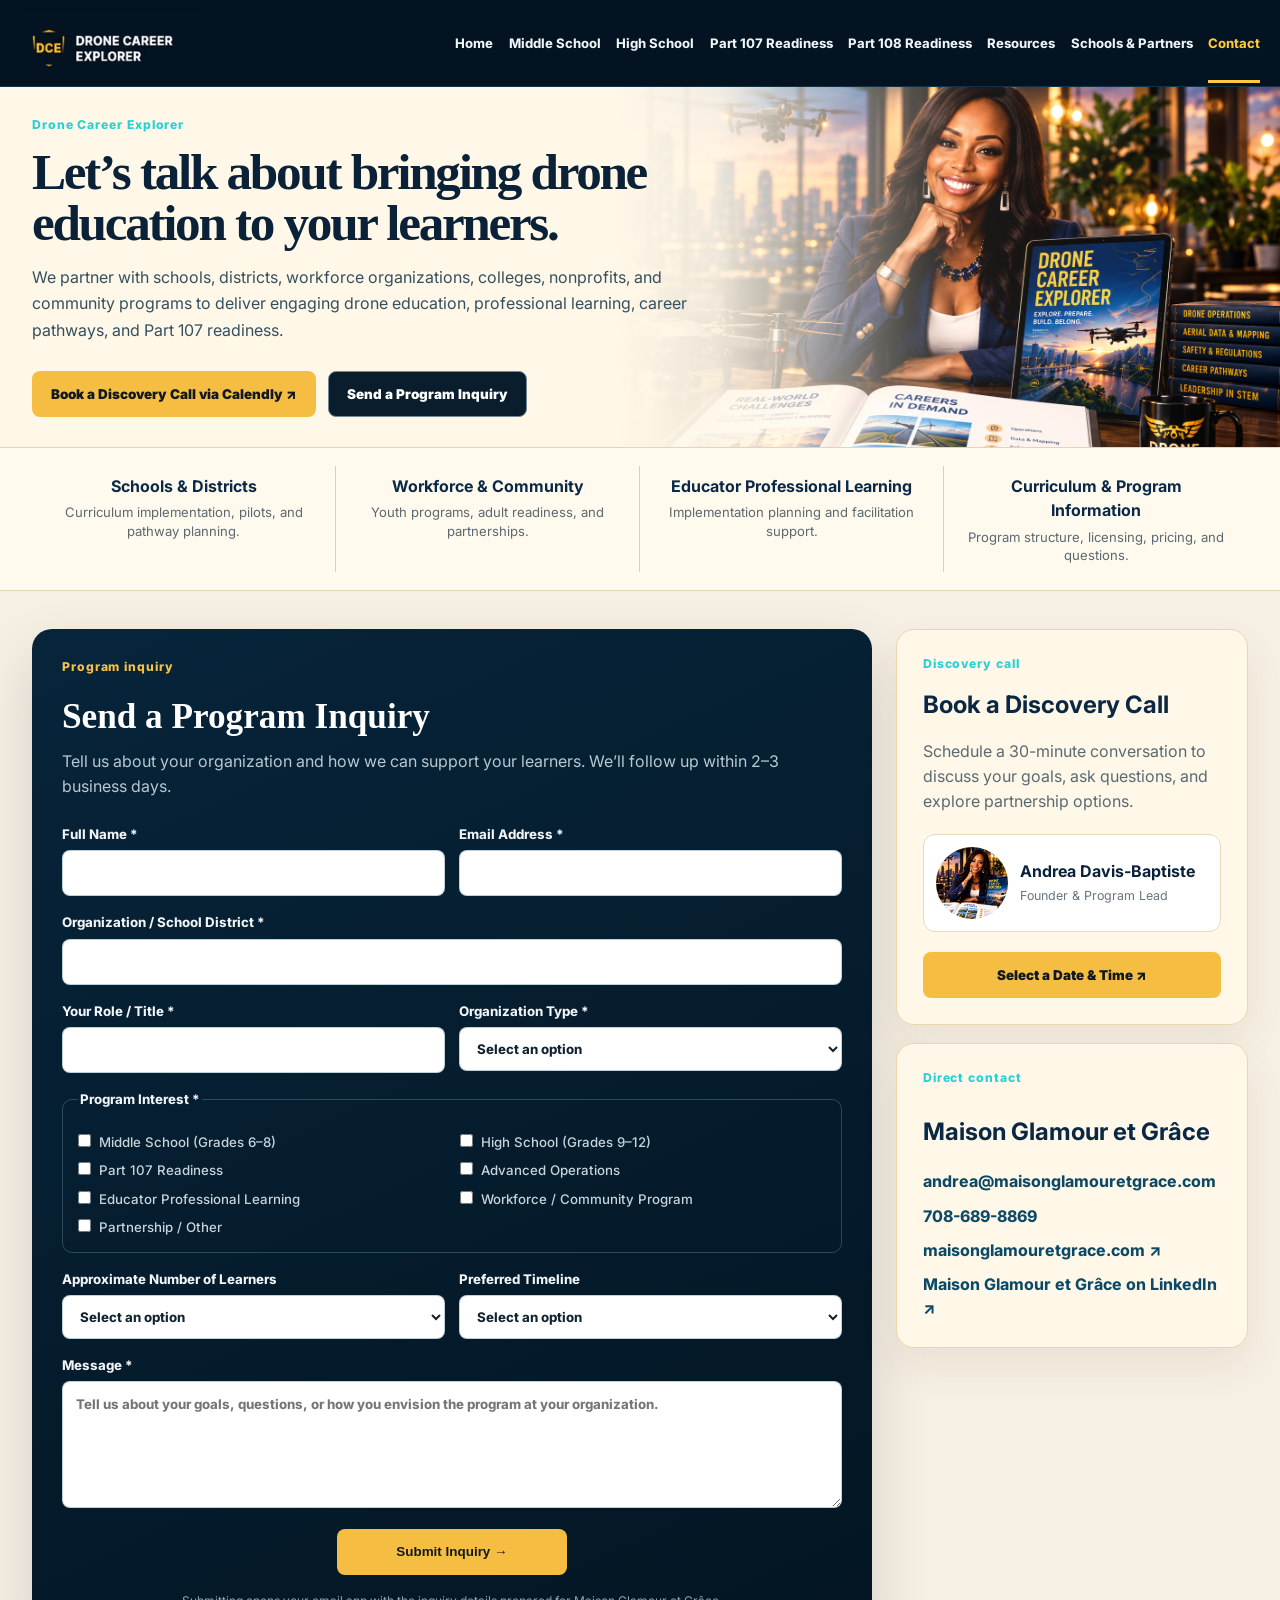
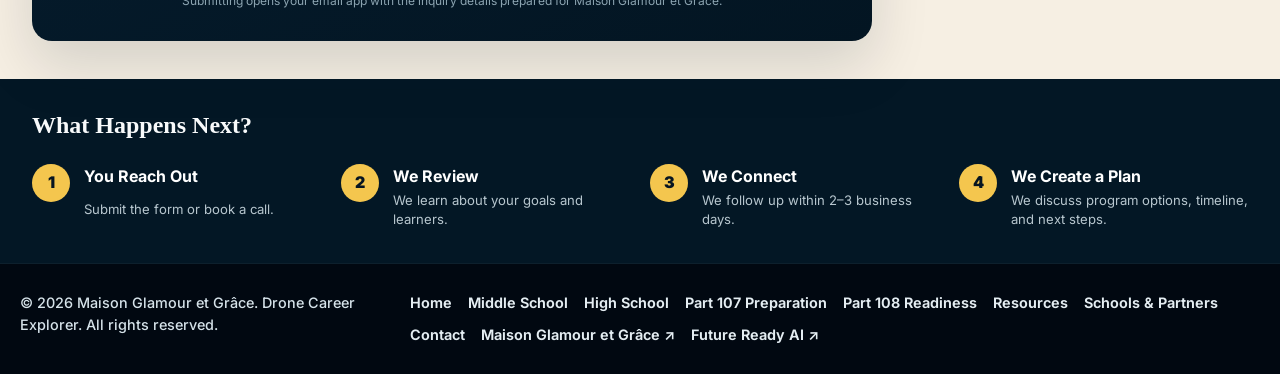
<file: contact.html>
<!DOCTYPE html>
<html lang="en"><head><meta charset="utf-8"/><meta content="width=device-width,initial-scale=1" name="viewport"/><title>Contact &amp; Program Inquiry | Drone Career Explorer</title><meta content="Contact Maison Glamour et Grâce for Drone Career Explorer school, workforce, professional-learning, and curriculum inquiries." name="description"/><link rel="preconnect" href="https://fonts.googleapis.com"/><link rel="preconnect" href="https://fonts.gstatic.com" crossorigin=""/><link href="https://fonts.googleapis.com/css2?family=Inter:wght@400;500;600;700;800;900&amp;display=swap" rel="stylesheet"/><link href="styles.css?v=20260926-profilefix" rel="stylesheet"/><meta content="#04121D" name="theme-color"/><meta content="dark light" name="color-scheme"/><meta content="website" property="og:type"/><meta content="Drone Career Explorer" property="og:site_name"/><meta content="Contact &amp; Program Inquiry | Drone Career Explorer" property="og:title"/><meta content="Program and partnership inquiries for Drone Career Explorer are managed through Maison Glamour et Grâce." property="og:description"/><meta content="assets/drone-career-explorer-hero.png" property="og:image"/><meta content="summary_large_image" name="twitter:card"/><link href="assets/brand/favicon-32.png" rel="icon" sizes="32x32" type="image/png"/><link href="assets/brand/favicon-180.png" rel="apple-touch-icon" sizes="180x180"/><link href="site.webmanifest" rel="manifest"/></head><body class="continuation-page contact-final-page">
<a class="skip-link" href="#main-content">Skip to main content</a>
<header class="dce-final-header">
  <div class="container dce-final-nav">
    <a class="dce-final-brand" href="index.html" aria-label="Drone Career Explorer home">
      <img src="assets/brand/dce-corner-logo-standard.png" alt="Drone Career Explorer" width="195" height="61"/>
    </a>
    <nav class="dce-final-nav-links" aria-label="Primary navigation">
      <a href="index.html">Home</a>
      <a href="middle-school.html">Middle School</a>
      <a href="high-school.html">High School</a>
      <a href="part-107.html">Part 107 Readiness</a>
      <a href="part-108.html">Part 108 Readiness</a>
      <a href="resources.html">Resources</a>
      <a href="schools-partners.html">Schools &amp; Partners</a>
      <a href="contact.html" aria-current="page">Contact</a>
    </nav>
    <details class="mobile-menu">
      <summary>Menu</summary>
      <nav aria-label="Mobile navigation">
        <a href="index.html">Home</a>
        <a href="middle-school.html">Middle School</a>
        <a href="high-school.html">High School</a>
        <a href="part-107.html">Part 107 Readiness</a>
        <a href="part-108.html">Part 108 Readiness</a>
        <a href="resources.html">Resources</a>
        <a href="schools-partners.html">Schools &amp; Partners</a>
        <a href="contact.html" aria-current="page">Contact</a>
      </nav>
    </details>
  </div>
</header>

<main id="main-content">
<section class="contact-final-hero">
  <div class="container wide-container contact-final-hero-grid">
    <div class="contact-final-copy">
      <div class="eyebrow">Drone Career Explorer</div>
      <h1>Let’s talk about bringing drone education to your learners.</h1>
      <p>We partner with schools, districts, workforce organizations, colleges, nonprofits, and community programs to deliver engaging drone education, professional learning, career pathways, and Part 107 readiness.</p>
      <div class="contact-final-actions">
        <a class="btn btn-primary" data-link-key="calendlyDiscovery" href="https://calendly.com/andrea-maisonglamouretgrace/discovery-call" target="_blank" rel="noopener noreferrer">Book a Discovery Call via Calendly ↗</a>
        <a class="btn btn-secondary" href="#program-inquiry">Send a Program Inquiry</a>
      </div>
    </div>
    <div class="dce-portrait-shell dce-contact-portrait-shell">
      <img src="assets/brand/dce-andrea-approved.png" alt="Andrea Davis-Baptiste"/>
    </div>
  </div>
</section>

<section class="contact-service-strip" aria-label="Ways we can help">
  <div class="container wide-container contact-service-grid">
    <div><b>Schools &amp; Districts</b><span>Curriculum implementation, pilots, and pathway planning.</span></div>
    <div><b>Workforce &amp; Community</b><span>Youth programs, adult readiness, and partnerships.</span></div>
    <div><b>Educator Professional Learning</b><span>Implementation planning and facilitation support.</span></div>
    <div><b>Curriculum &amp; Program Information</b><span>Program structure, licensing, pricing, and questions.</span></div>
  </div>
</section>

<section class="contact-final-main" id="program-inquiry">
  <div class="container wide-container contact-final-grid">
    <div class="contact-form-panel">
      <div class="eyebrow">Program inquiry</div>
      <h2>Send a Program Inquiry</h2>
      <p>Tell us about your organization and how we can support your learners. We’ll follow up within 2–3 business days.</p>
      <form id="programInquiryForm">
        <div class="contact-form-grid two">
          <label>Full Name *<input name="name" required autocomplete="name"/></label>
          <label>Email Address *<input name="email" type="email" required autocomplete="email"/></label>
        </div>
        <label>Organization / School District *<input name="organization" required/></label>
        <div class="contact-form-grid two">
          <label>Your Role / Title *<input name="role" required/></label>
          <label>Organization Type *
            <select name="organizationType" required>
              <option value="">Select an option</option>
              <option>School / District</option>
              <option>College / University</option>
              <option>Workforce Organization</option>
              <option>Nonprofit / Community Organization</option>
              <option>Business / Employer</option>
              <option>Other</option>
            </select>
          </label>
        </div>
        <fieldset>
          <legend>Program Interest *</legend>
          <div class="contact-interest-grid">
            <label><input type="checkbox" name="interest" value="Middle School (Grades 6–8)"/> Middle School (Grades 6–8)</label>
            <label><input type="checkbox" name="interest" value="High School (Grades 9–12)"/> High School (Grades 9–12)</label>
            <label><input type="checkbox" name="interest" value="Part 107 Readiness"/> Part 107 Readiness</label>
            <label><input type="checkbox" name="interest" value="Advanced Operations"/> Advanced Operations</label>
            <label><input type="checkbox" name="interest" value="Educator Professional Learning"/> Educator Professional Learning</label>
            <label><input type="checkbox" name="interest" value="Workforce / Community Program"/> Workforce / Community Program</label>
            <label><input type="checkbox" name="interest" value="Partnership / Other"/> Partnership / Other</label>
          </div>
        </fieldset>
        <div class="contact-form-grid two">
          <label>Approximate Number of Learners
            <select name="learners">
              <option value="">Select an option</option>
              <option>1–25</option><option>26–50</option><option>51–100</option><option>101–250</option><option>251+</option>
            </select>
          </label>
          <label>Preferred Timeline
            <select name="timeline">
              <option value="">Select an option</option>
              <option>As soon as possible</option><option>Within 1–3 months</option><option>Within 3–6 months</option><option>6+ months</option><option>Exploring options</option>
            </select>
          </label>
        </div>
        <label>Message *<textarea name="message" rows="5" required placeholder="Tell us about your goals, questions, or how you envision the program at your organization."></textarea></label>
        <button class="btn btn-primary contact-submit" type="submit">Submit Inquiry →</button>
        <p class="contact-form-note">Submitting opens your email app with the inquiry details prepared for Maison Glamour et Grâce.</p>
      </form>
    </div>

    <aside class="contact-side">
      <section class="contact-booking-card">
        <div class="eyebrow">Discovery call</div>
        <h2>Book a Discovery Call</h2>
        <p>Schedule a 30-minute conversation to discuss your goals, ask questions, and explore partnership options.</p>
        <div class="discovery-profile">
          <div class="discovery-profile-photo"><img src="assets/brand/dce-andrea-approved.png" alt="Andrea Davis-Baptiste"/></div>
          <div><b>Andrea Davis-Baptiste</b><span>Founder &amp; Program Lead</span></div>
        </div>
        <a class="btn btn-primary" data-link-key="calendlyDiscovery" href="https://calendly.com/andrea-maisonglamouretgrace/discovery-call" target="_blank" rel="noopener noreferrer">Select a Date &amp; Time ↗</a>
      </section>

      <section class="contact-direct-card">
        <div class="eyebrow">Direct contact</div>
        <h2>Maison Glamour et Grâce</h2>
        <a data-link-key="contactEmail" href="mailto:andrea@maisonglamouretgrace.com">andrea@maisonglamouretgrace.com</a>
        <a data-link-key="contactPhone" href="tel:+17086898869">708-689-8869</a>
        <a data-link-key="maisonSite" href="https://www.maisonglamouretgrace.com/" target="_blank" rel="noopener noreferrer">maisonglamouretgrace.com ↗</a>
        <a data-link-key="linkedinCompany" href="https://www.linkedin.com/company/143038482/" target="_blank" rel="noopener noreferrer">Maison Glamour et Grâce on LinkedIn ↗</a>
      </section>
    </aside>
  </div>
</section>

<section class="contact-next-steps">
  <div class="container wide-container">
    <h2>What Happens Next?</h2>
    <div class="contact-next-grid">
      <div><span>1</span><b>You Reach Out</b><p>Submit the form or book a call.</p></div>
      <div><span>2</span><b>We Review</b><p>We learn about your goals and learners.</p></div>
      <div><span>3</span><b>We Connect</b><p>We follow up within 2–3 business days.</p></div>
      <div><span>4</span><b>We Create a Plan</b><p>We discuss program options, timeline, and next steps.</p></div>
    </div>
  </div>
</section>
</main>

<footer class="site-footer continuation-footer"><div class="container footer-grid"><div>© 2026 Maison Glamour et Grâce. Drone Career Explorer. All rights reserved.</div><nav class="footer-links" aria-label="Footer navigation"><a href="index.html">Home</a><a href="middle-school.html">Middle School</a><a href="high-school.html">High School</a><a href="part-107.html">Part 107 Preparation</a><a href="part-108.html">Part 108 Readiness</a><a href="resources.html">Resources</a><a href="schools-partners.html">Schools &amp; Partners</a><a href="contact.html">Contact</a><a data-link-key="maisonSite" href="https://www.maisonglamouretgrace.com/" target="_blank" rel="noopener noreferrer">Maison Glamour et Grâce ↗</a><a data-link-key="futureReadyAI" href="https://andreadavisbaptiste82-creator.github.io/future-ready-ai/" target="_blank" rel="noopener noreferrer">Future Ready AI ↗</a></nav></div></footer>

<script src="site-config.js"></script>
<script src="shared.js"></script>
<script>
document.getElementById("programInquiryForm")?.addEventListener("submit", function(event){
  event.preventDefault();
  const data = new FormData(this);
  const interests = Array.from(this.querySelectorAll('input[name="interest"]:checked')).map(el => el.value);
  if (!interests.length) {
    alert("Please select at least one program interest.");
    return;
  }
  const subject = "Drone Career Explorer Program Inquiry — " + (data.get("organization") || data.get("name"));
  const body = [
    "Name: " + data.get("name"),
    "Email: " + data.get("email"),
    "Organization: " + data.get("organization"),
    "Role / Title: " + data.get("role"),
    "Organization Type: " + data.get("organizationType"),
    "Program Interest: " + interests.join(", "),
    "Approximate Number of Learners: " + (data.get("learners") || "Not specified"),
    "Preferred Timeline: " + (data.get("timeline") || "Not specified"),
    "",
    "Message:",
    data.get("message")
  ].join("\n");
  window.location.href = "mailto:andrea@maisonglamouretgrace.com?subject=" + encodeURIComponent(subject) + "&body=" + encodeURIComponent(body);
});
</script>
</body></html>
</file>
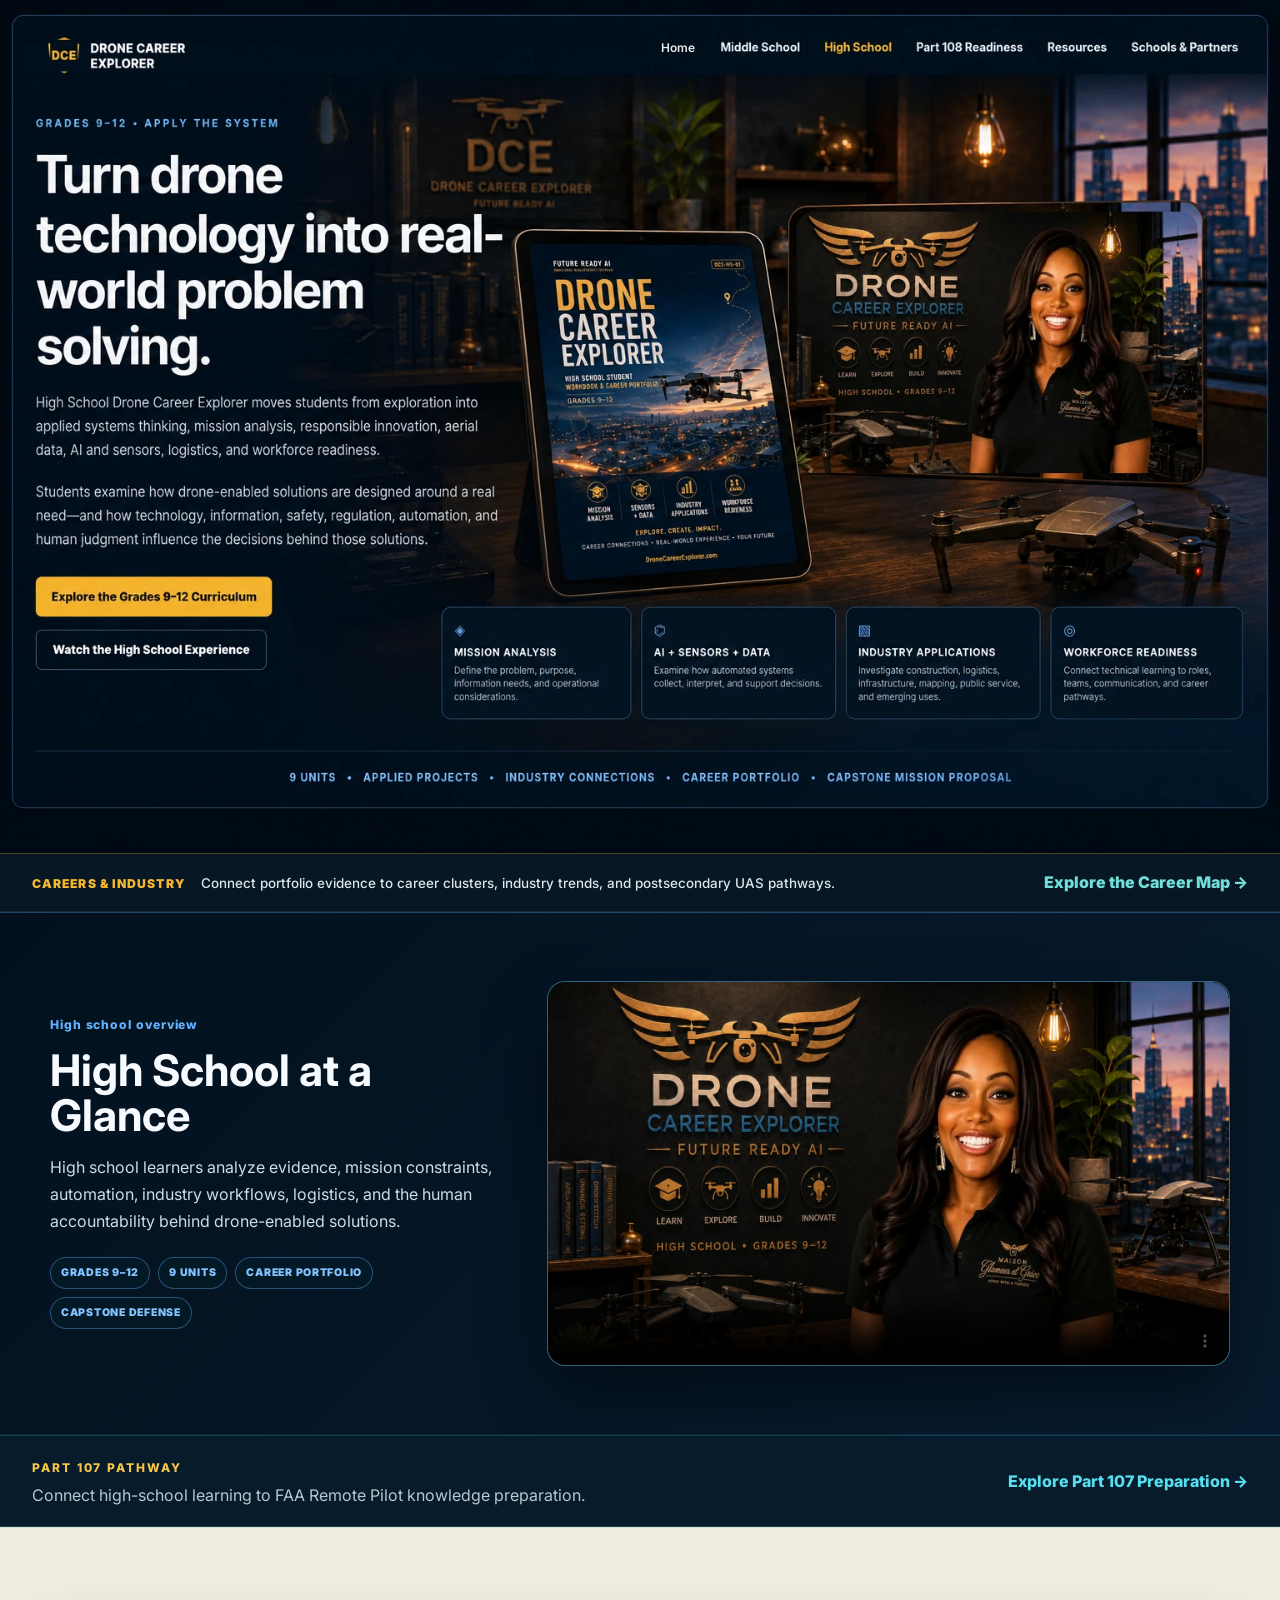
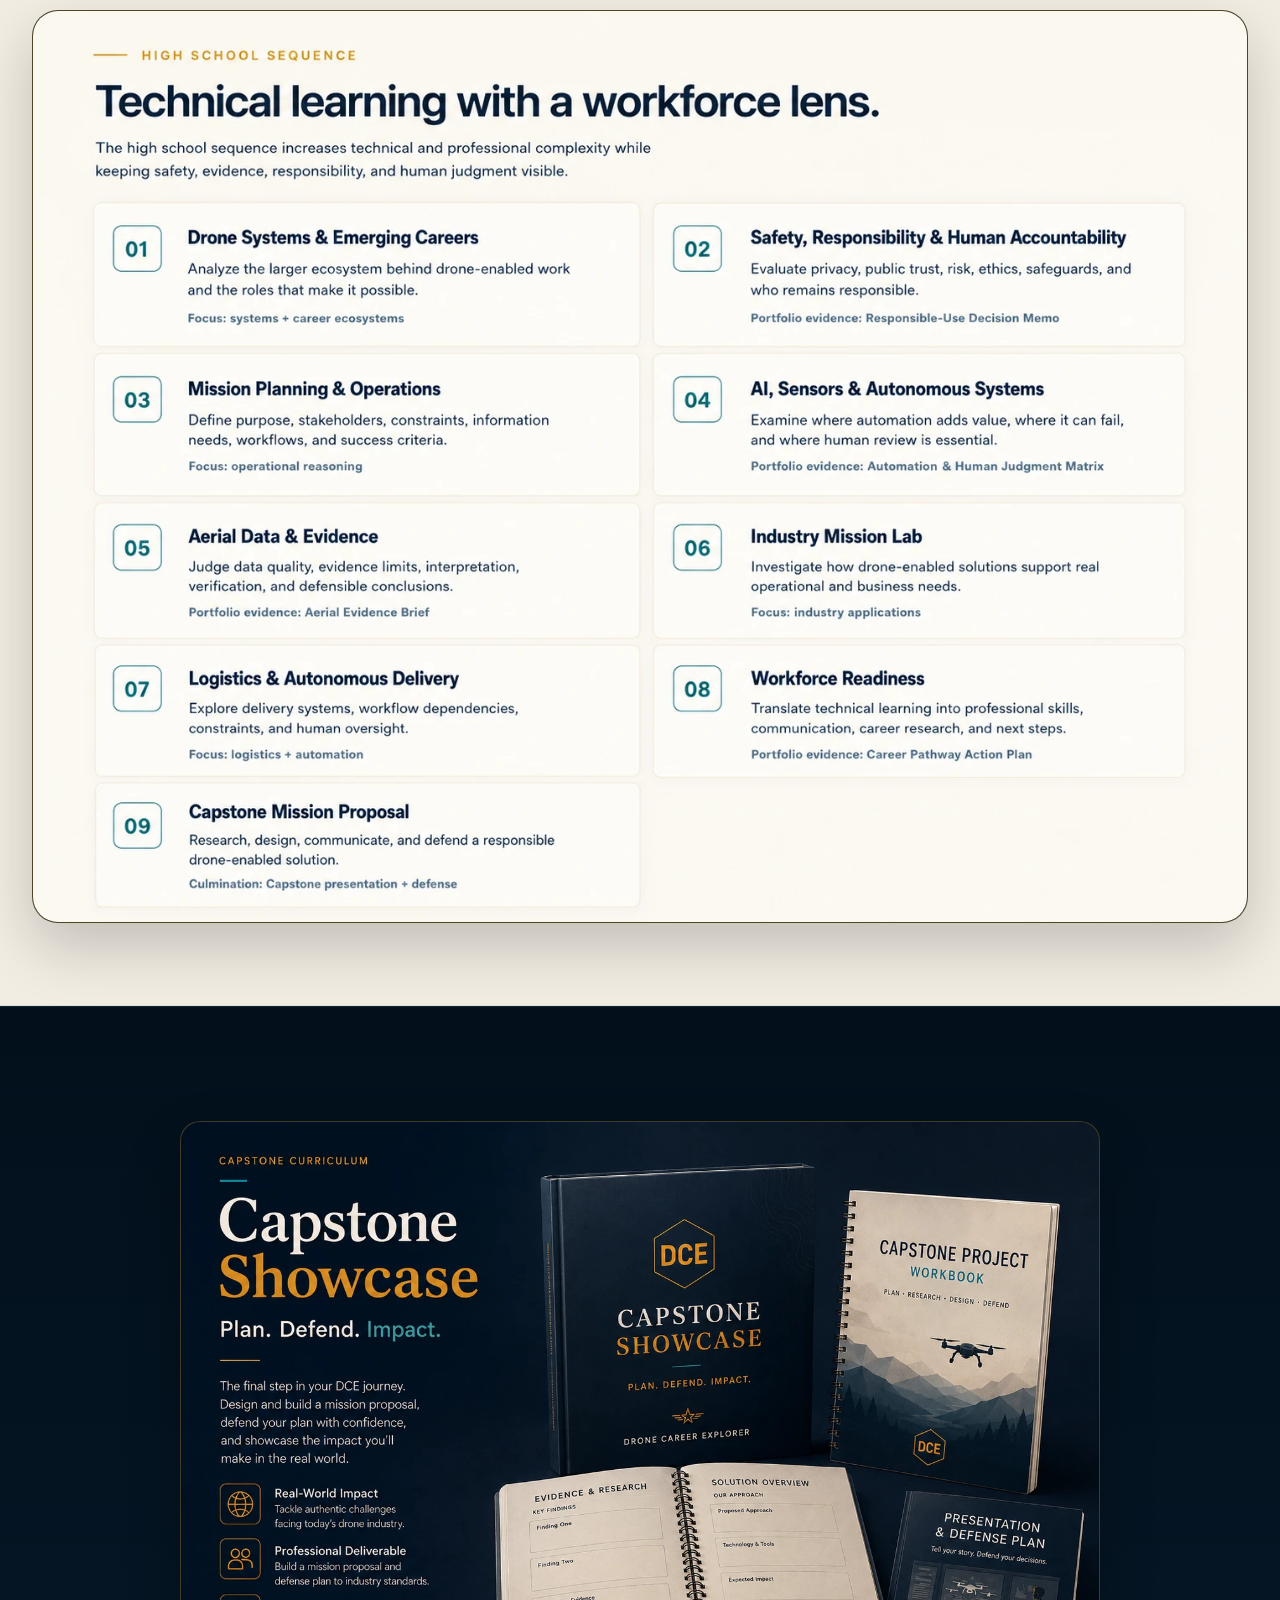
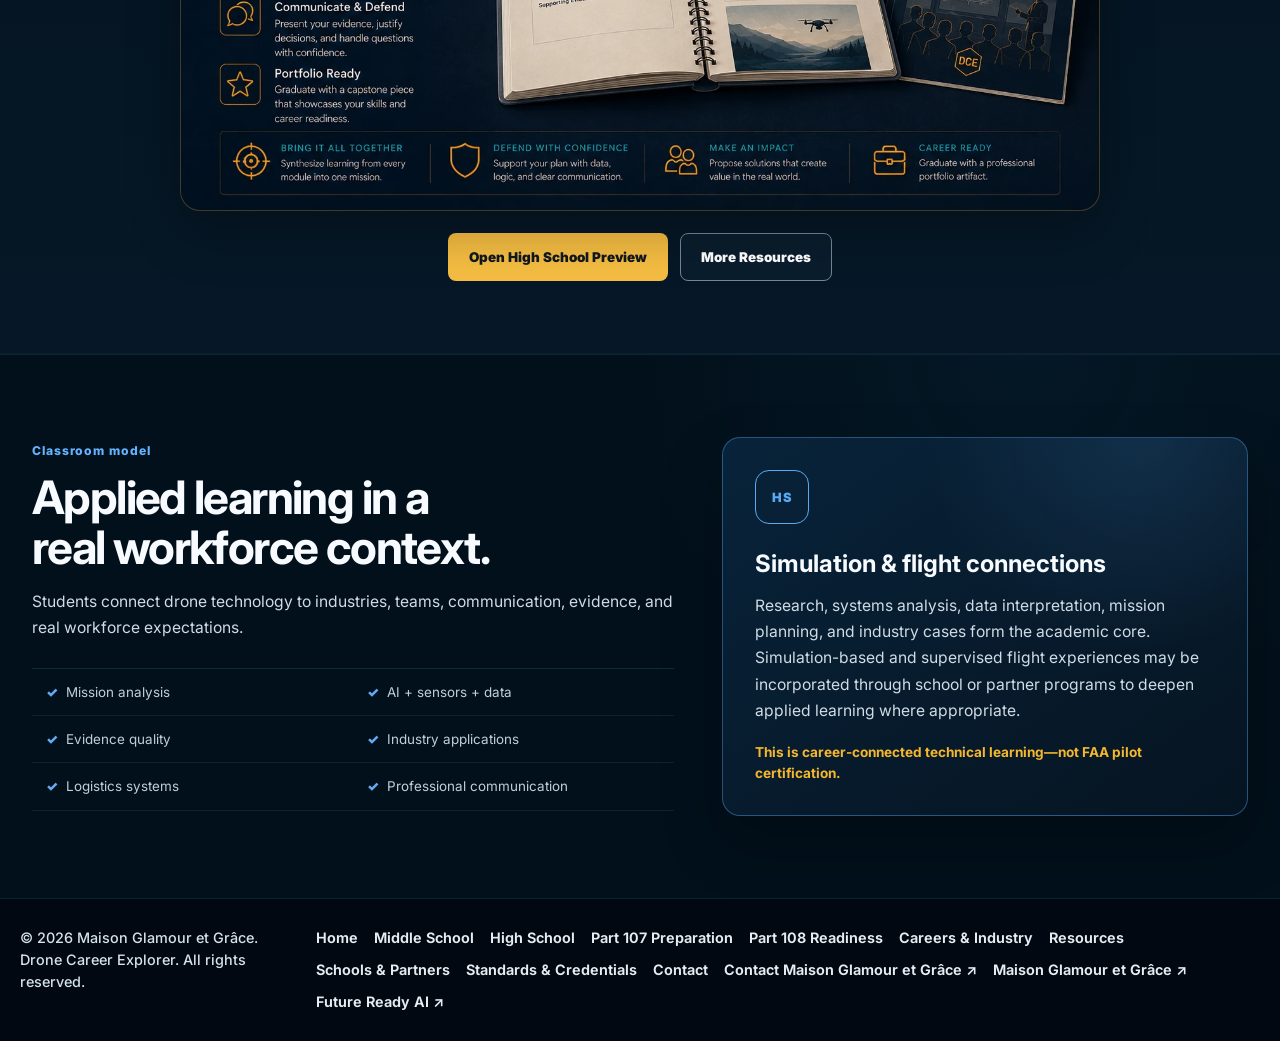
<file: high-school.html>
<!DOCTYPE html>

<html lang="en"><head><meta charset="utf-8"/><meta content="width=device-width,initial-scale=1" name="viewport"/><title>Grades 9–12 Drone Career Explorer | Applied Analysis &amp; Careers</title><meta content="A nine-unit Grades 9–12 drone career pathway focused on mission analysis, AI and sensors, aerial evidence, industry applications, and workforce readiness." name="description"/><link rel="preconnect" href="https://fonts.googleapis.com"/><link rel="preconnect" href="https://fonts.gstatic.com" crossorigin=""/><link href="https://fonts.googleapis.com/css2?family=Inter:wght@400;500;600;700;800;900&amp;display=swap" rel="stylesheet"/><link href="styles.css" rel="stylesheet"/><meta content="#04121D" name="theme-color"/><meta content="dark light" name="color-scheme"/><meta content="website" property="og:type"/><meta content="Drone Career Explorer" property="og:site_name"/><meta content="Grades 9–12 Drone Career Explorer | Applied Analysis &amp; Careers" property="og:title"/><meta content="A nine-unit Grades 9–12 drone career pathway focused on mission analysis, AI and sensors, aerial evidence, industry applications, and workforce readiness." property="og:description"/><meta content="assets/visual-lock/high-school-approved.png" property="og:image"/><meta content="summary_large_image" name="twitter:card"/><meta content="Grades 9–12 Drone Career Explorer | Applied Analysis &amp; Careers" name="twitter:title"/><meta content="A nine-unit Grades 9–12 drone career pathway focused on mission analysis, AI and sensors, aerial evidence, industry applications, and workforce readiness." name="twitter:description"/><meta content="assets/visual-lock/high-school-approved.png" name="twitter:image"/><link href="assets/brand/favicon-32.png" rel="icon" sizes="32x32" type="image/png"/><link href="assets/brand/favicon-180.png" rel="apple-touch-icon" sizes="180x180"/><link href="site.webmanifest" rel="manifest"/></head><body class="core-page continuation-page high-continuation"><a class="skip-link" href="#main-content">Skip to main content</a>
<section aria-label="Approved Drone Career Explorer page design" class="visual-lock-page visual-high"><div class="mobile-topbar"><a aria-label="Drone Career Explorer home" class="mobile-topbar-brand" href="index.html"><img alt="Drone Career Explorer" height="44" src="assets/brand/dce-corner-logo-standard.png" width="141"/></a><details class="mobile-menu"><summary>Menu</summary><nav aria-label="Mobile navigation"><a href="index.html">Home</a><a href="middle-school.html">Middle School</a><a href="high-school.html" aria-current="page">High School</a><a href="part-107.html">Part 107 Preparation</a><a href="part-108.html">Part 108 Readiness</a><a href="careers-industry.html">Careers &amp; Industry</a><a href="resources.html">Resources</a><a href="schools-partners.html">Schools &amp; Partners</a><a href="standards-credentials.html">Standards &amp; Credentials</a><a href="contact.html">Contact</a></nav></details></div><div class="visual-lock-stage"><img alt="Approved High School Drone Career Explorer page with cinematic studio background, Grades 9–12 workbook displayed inside an iPad, presenter video image, and workforce-readiness feature cards." class="visual-lock-image" decoding="async" fetchpriority="high" height="1024" loading="eager" src="assets/visual-lock/high-school-approved.webp" width="1536"/><a aria-label="Drone Career Explorer home" class="visual-hotspot logo-hotspot" href="index.html"></a><a aria-label="Home" class="visual-home-tab" href="index.html">Home</a><a aria-label="Middle School" class="visual-hotspot nav-middle" href="middle-school.html"></a><a aria-label="High School" class="visual-hotspot nav-high" href="high-school.html"></a><a aria-label="Part 108 Readiness" class="visual-hotspot nav-part" href="part-108.html"></a><a aria-label="Resources" class="visual-hotspot nav-resources" href="resources.html"></a><a aria-label="Schools and Partners" class="visual-hotspot nav-schools" href="schools-partners.html"></a><a aria-label="Explore the Grades 9–12 Curriculum" class="visual-hotspot high-cta-primary" href="downloads/DCE_Grades_9-12_Public_Preview.pdf" rel="noopener" target="_blank"></a><a aria-label="Watch the High School Experience" class="visual-hotspot high-cta-video" href="#hs-video-live"></a><a aria-label="Open the Grades 9–12 public curriculum preview" class="visual-hotspot high-ipad" href="downloads/DCE_Grades_9-12_Public_Preview.pdf" rel="noopener" target="_blank"></a><a aria-label="Play the High School overview video" class="visual-hotspot high-video-card" href="#hs-video-live"></a></div><div class="sr-only visual-mobile-intro"><h1>Turn drone technology into real-world problem solving.</h1><p>High School Drone Career Explorer moves students from exploration into applied systems thinking, mission analysis, responsible innovation, aerial data, AI and sensors, logistics, and workforce readiness.</p></div><div class="visual-mobile-actions"><a class="btn btn-primary" href="downloads/DCE_Grades_9-12_Public_Preview.pdf" rel="noopener" target="_blank">Explore the Grades 9–12 Curriculum</a><a class="btn btn-secondary" href="#hs-video-live">Watch the High School Experience</a></div></section><main class="continuation-main" id="main-content"><section class="career-utility-strip"><div class="container wide-container"><div><span>CAREERS &amp; INDUSTRY</span><p>Connect portfolio evidence to career clusters, industry trends, and postsecondary UAS pathways.</p></div><a href="careers-industry.html">Explore the Career Map →</a></div></section>
<section class="live-video-section upgraded-video high-live" id="hs-video-live"><div class="live-video-inner"><div class="video-copy"><div class="eyebrow high-accent-text">High school overview</div><h2>High School at a Glance</h2><p>High school learners analyze evidence, mission constraints, automation, industry workflows, logistics, and the human accountability behind drone-enabled solutions.</p><div class="mini-facts high-facts"><span>Grades 9–12</span><span>9 Units</span><span>Career Portfolio</span><span>Capstone Defense</span></div></div><div class="live-video-card"><video controls="" playsinline="" poster="assets/high-school-video-poster.jpg" preload="metadata"><source src="media/DCE_High_School_Introduction.mp4" type="video/mp4"/>Your browser does not support embedded video.</video></div></div></section>
<section class="part107-utility-strip"><div class="container wide-container"><div><span>PART 107 PATHWAY</span><p>Connect high-school learning to FAA Remote Pilot knowledge preparation.</p></div><a href="part-107.html">Explore Part 107 Preparation →</a></div></section>
<section class="continuation-section pathway-detail publisher-light"><div class="container wide-container"><div class="section-heading sr-only"><div class="eyebrow high-accent-text">Grades 9–12 sequence</div><h2>Nine units move from systems analysis to capstone defense.</h2><p>The high school sequence increases technical and professional complexity while keeping safety, evidence, responsibility, and human judgment visible.</p></div><div class="featured-graphic-wrap"><figure class="featured-graphic-card"><img alt="High school nine-unit sequence infographic showing Drone Systems and Emerging Careers, Safety Responsibility and Human Accountability, Mission Planning and Operations, AI Sensors and Autonomous Systems, Aerial Data and Evidence, Industry Mission Lab, Logistics and Autonomous Delivery, Workforce Readiness, and Capstone Mission Proposal." decoding="async" loading="lazy" src="assets/featured/high-sequence.webp"/></figure></div></div></section>
<section class="continuation-section graphic-showcase-section high-capstone-showcase"><div class="container wide-container"><h2 class="sr-only">Capstone showcase</h2><p class="sr-only">The high school capstone brings research, mission planning, evidence, communication, and defense into a professional-style final portfolio experience.</p><div class="featured-graphic-wrap featured-capstone-graphic"><figure class="featured-graphic-card"><img alt="Capstone Showcase curriculum visual featuring the DCE capstone showcase kit, student workbook, evidence and research pages, and presentation and defense plan." decoding="async" loading="lazy" src="assets/featured/capstone-showcase-final.webp"/></figure><div class="action-row featured-graphic-actions"><a class="btn btn-primary" href="downloads/DCE_Grades_9-12_Public_Preview.pdf" rel="noopener" target="_blank">Open High School Preview</a><a class="btn btn-secondary" href="resources.html">More Resources</a></div></div></div></section>
<section class="continuation-section"><div class="container wide-container"><div class="split-feature"><div><div class="eyebrow high-accent-text">Classroom model</div><h2>Applied learning in a real workforce context.</h2><p>Students connect drone technology to industries, teams, communication, evidence, and real workforce expectations.</p><div class="check-grid high-checks"><span>Mission analysis</span><span>AI + sensors + data</span><span>Evidence quality</span><span>Industry applications</span><span>Logistics systems</span><span>Professional communication</span></div></div><div class="implementation-card high-card"><div class="card-icon">HS</div><h3>Simulation &amp; flight connections</h3><p>Research, systems analysis, data interpretation, mission planning, and industry cases form the academic core. Simulation-based and supervised flight experiences may be incorporated through school or partner programs to deepen applied learning where appropriate.</p><b>This is career-connected technical learning—not FAA pilot certification.</b></div></div></div></section>
</main><footer class="site-footer continuation-footer"><div class="container footer-grid"><div>© 2026 Maison Glamour et Grâce. Drone Career Explorer. All rights reserved.</div><nav class="footer-links" aria-label="Footer navigation"><a href="index.html">Home</a><a href="middle-school.html">Middle School</a><a href="high-school.html">High School</a><a href="part-107.html">Part 107 Preparation</a><a href="part-108.html">Part 108 Readiness</a><a href="careers-industry.html">Careers &amp; Industry</a><a href="resources.html">Resources</a><a href="schools-partners.html">Schools &amp; Partners</a><a href="standards-credentials.html">Standards &amp; Credentials</a><a href="contact.html">Contact</a><a data-link-key="maisonContact" href="https://www.maisonglamouretgrace.com/contact" rel="noopener noreferrer" target="_blank">Contact Maison Glamour et Grâce ↗</a><a data-link-key="maisonSite" href="https://www.maisonglamouretgrace.com/" rel="noopener noreferrer" target="_blank">Maison Glamour et Grâce ↗</a><a data-link-key="futureReadyAI" href="https://andreadavisbaptiste82-creator.github.io/future-ready-ai/" rel="noopener noreferrer" target="_blank">Future Ready AI ↗</a></nav></div></footer><script src="site-config.js"></script><script src="shared.js"></script></body></html>
</file>
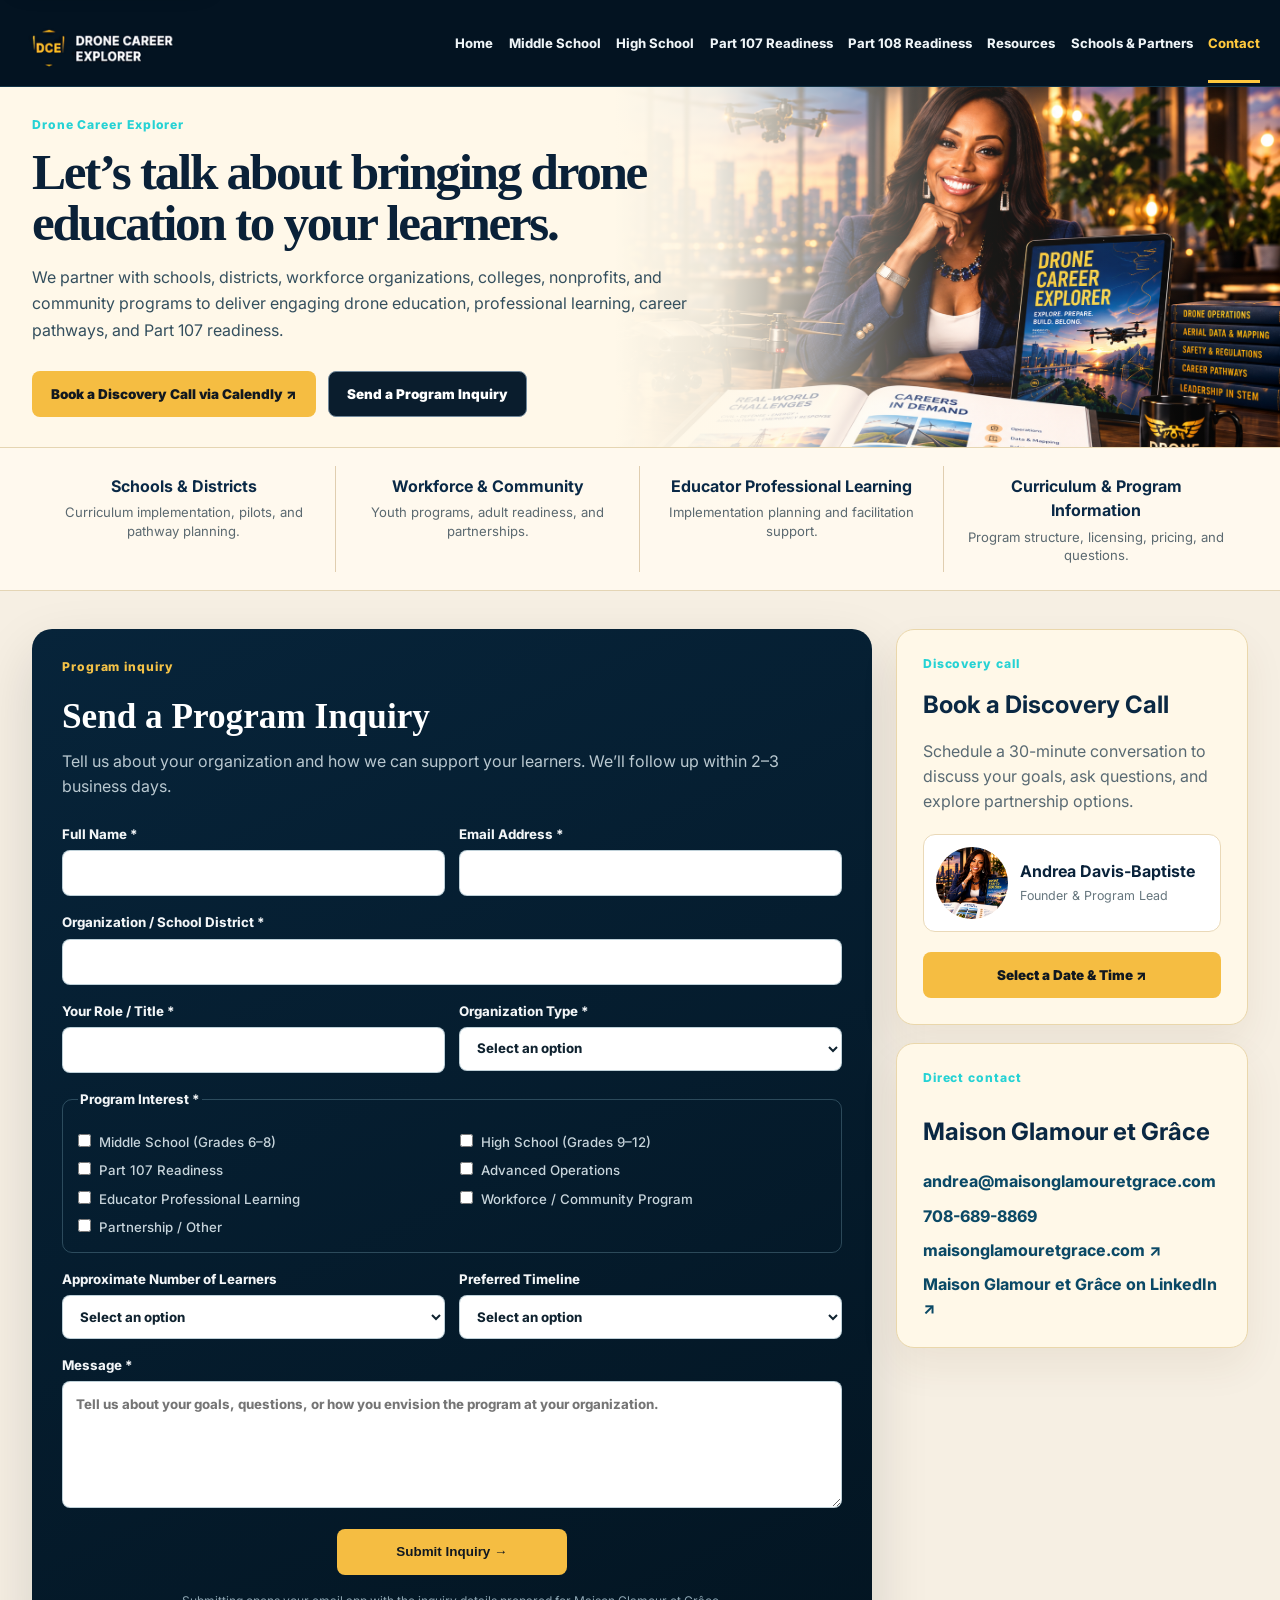
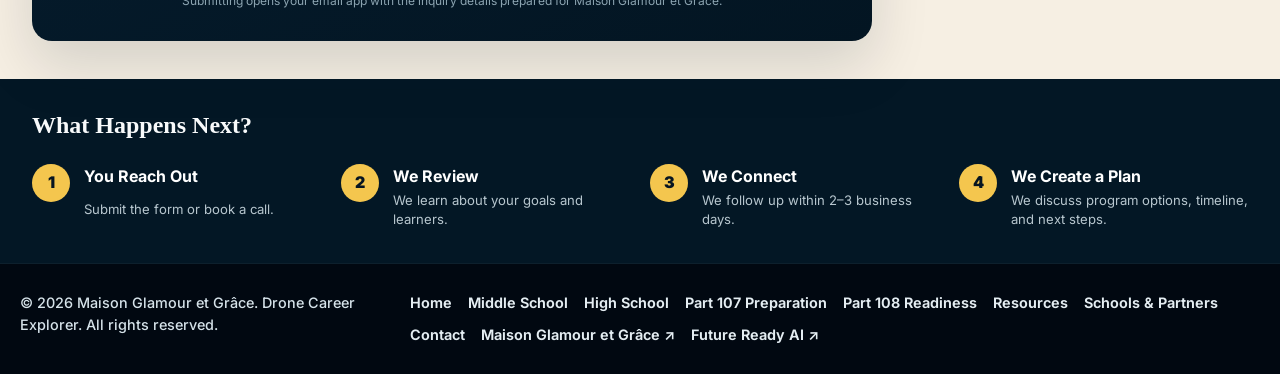
<file: inquiry.html>
<!doctype html><html lang="en"><head><meta charset="utf-8"><meta http-equiv="refresh" content="0; url=contact.html"><meta name="robots" content="noindex"><title>Contact | Drone Career Explorer</title><link rel="canonical" href="contact.html"></head><body><p>This page has moved to <a href="contact.html">Contact &amp; Program Inquiry</a>.</p></body></html>
</file>
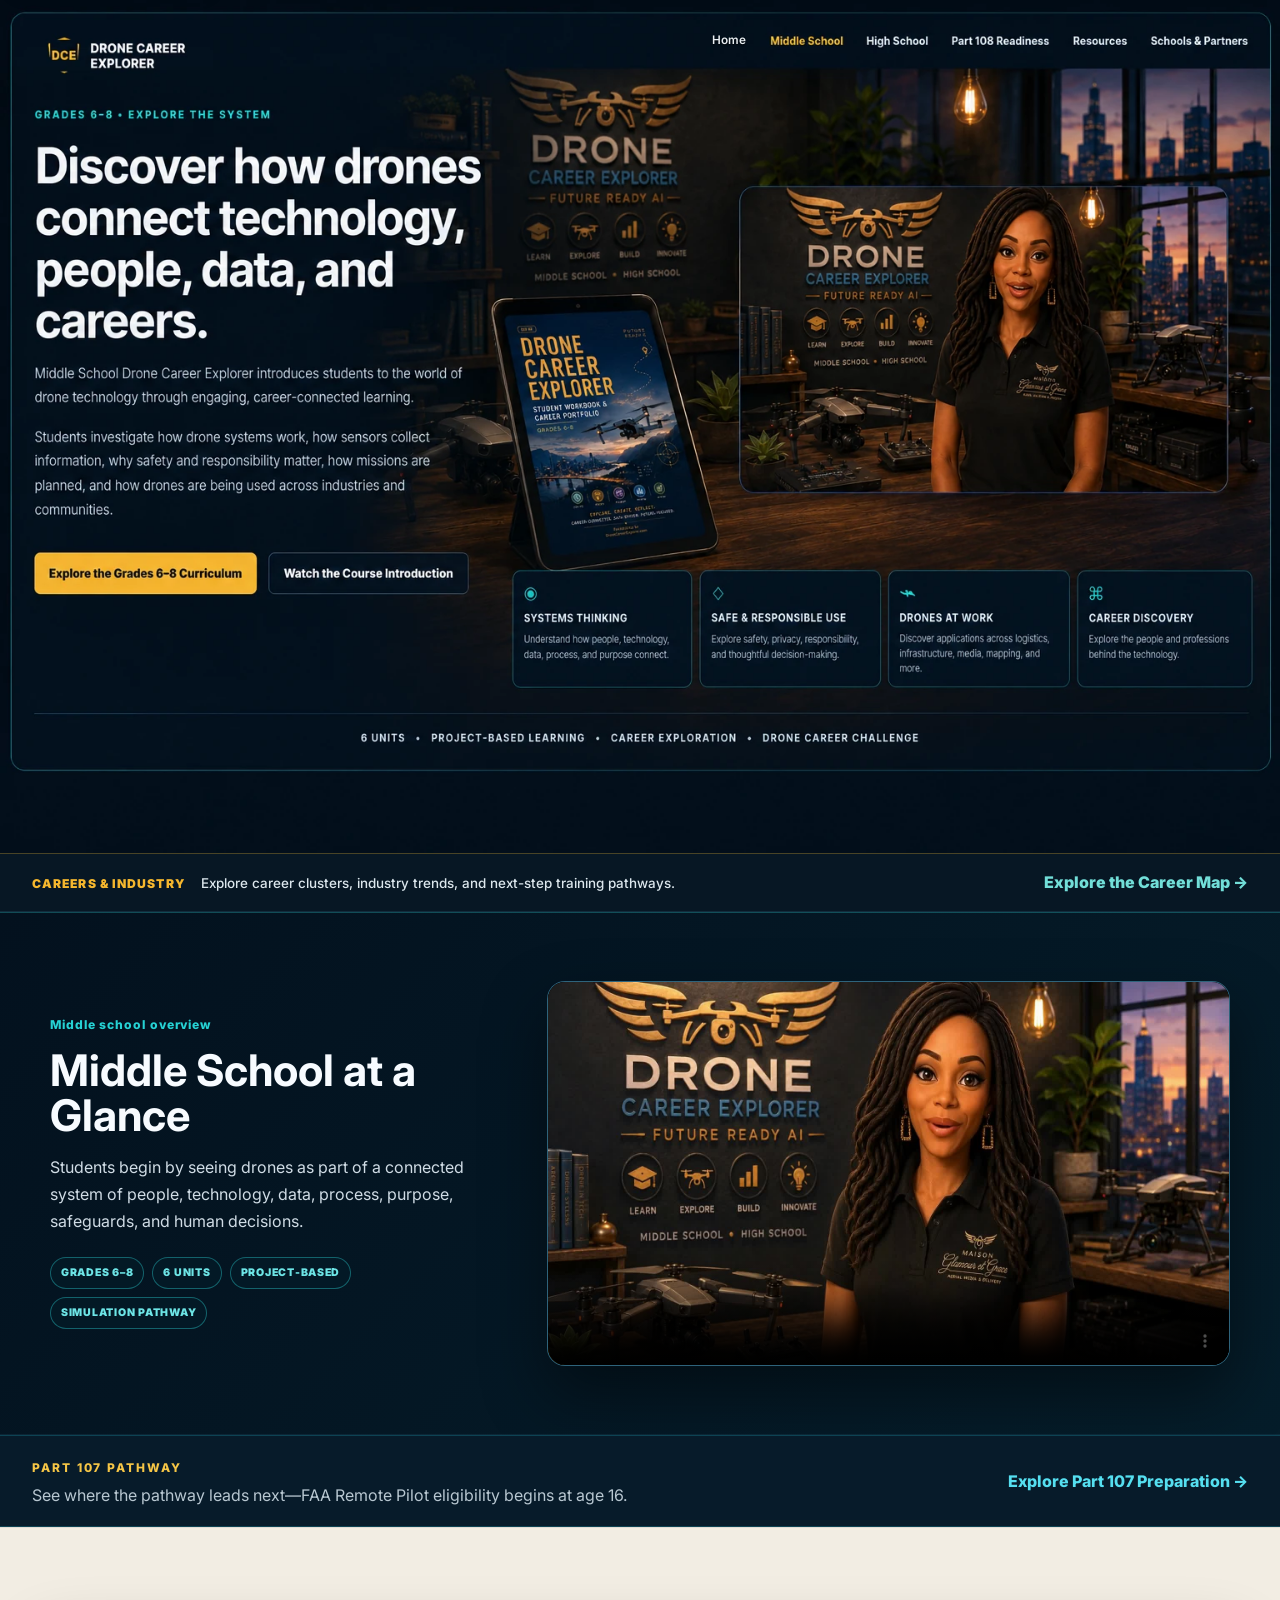
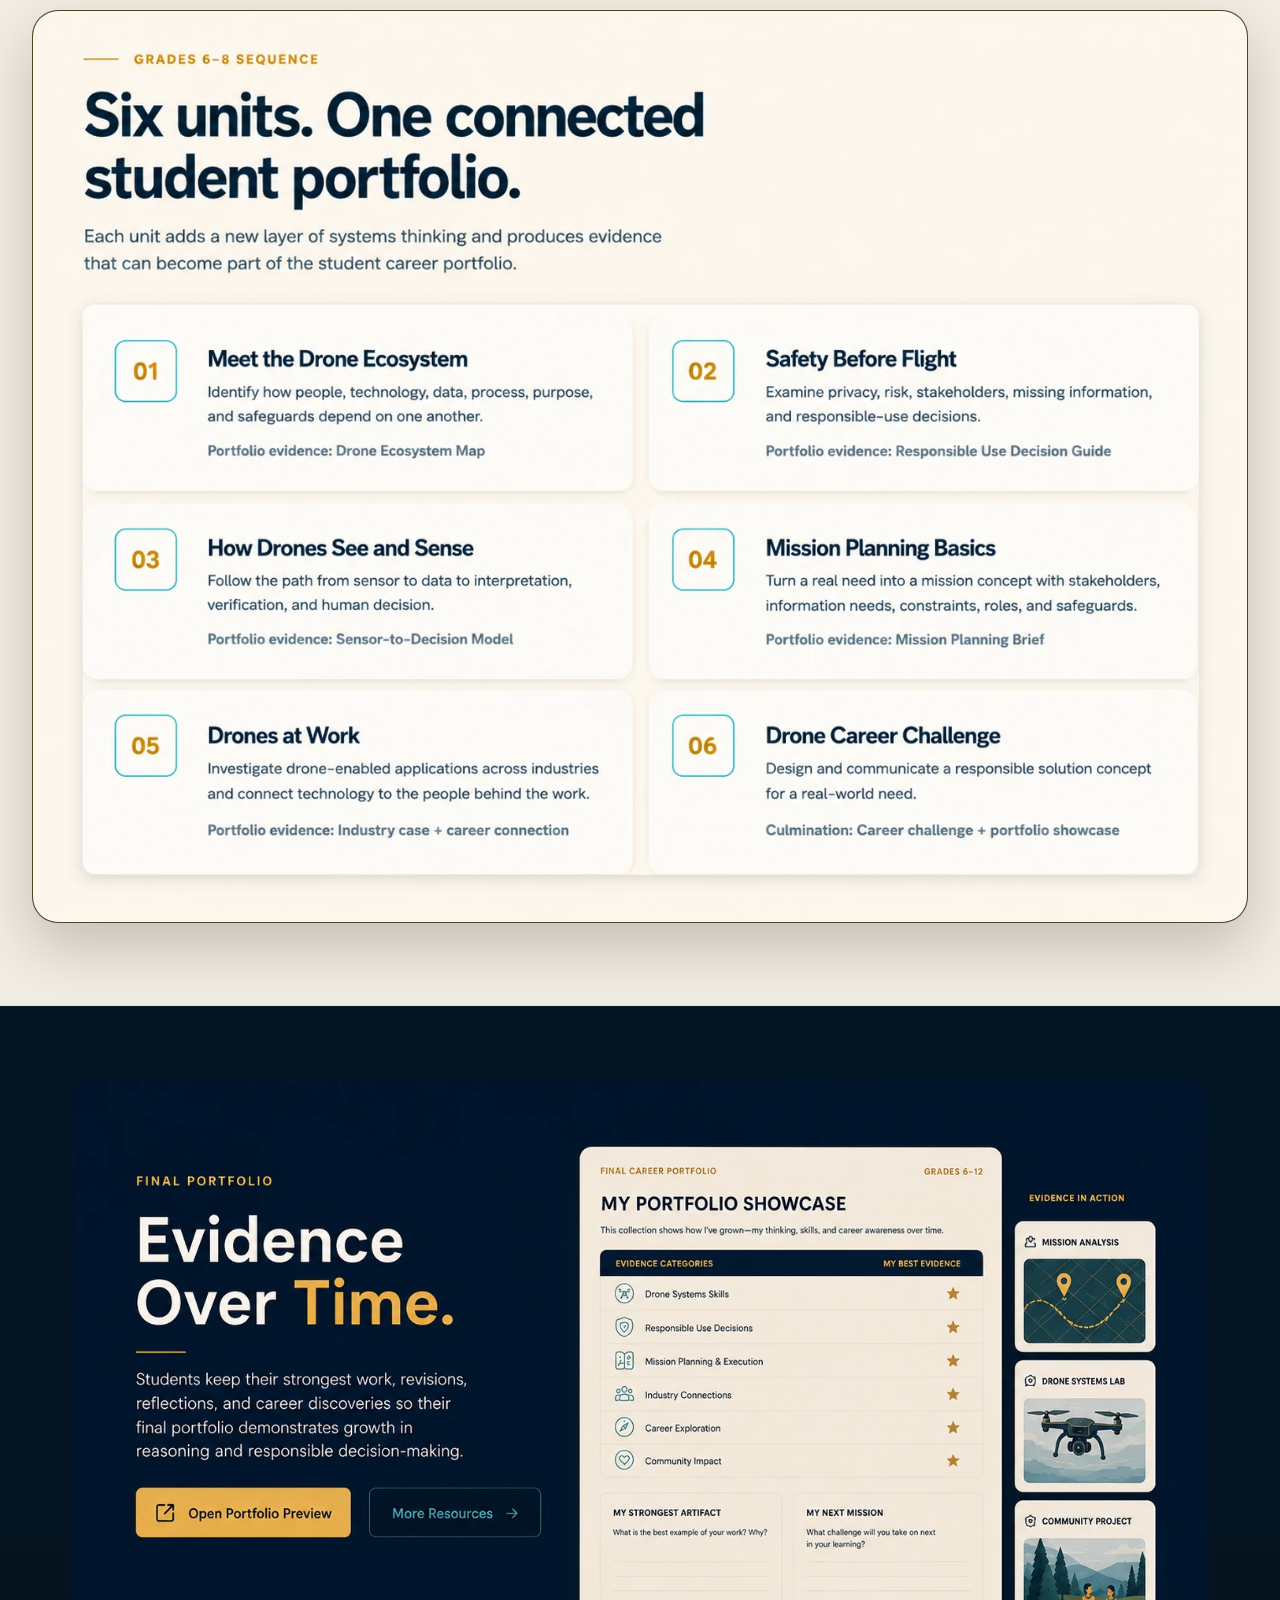
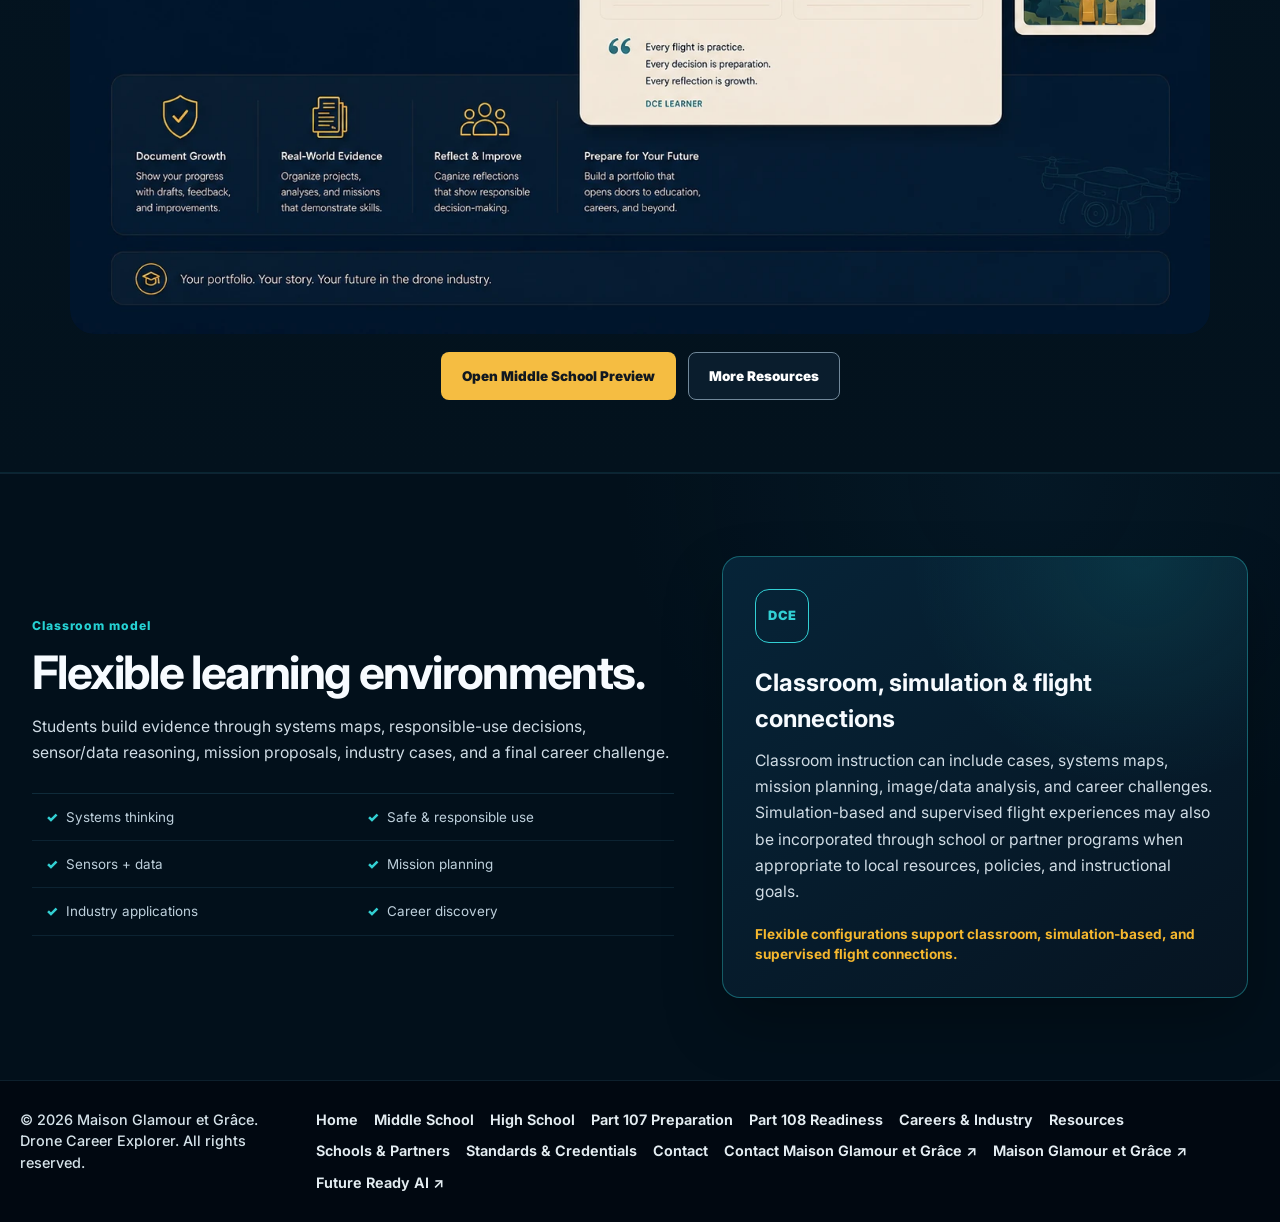
<file: middle-school.html>
<!DOCTYPE html>

<html lang="en"><head><meta charset="utf-8"/><meta content="width=device-width,initial-scale=1" name="viewport"/><title>Grades 6–8 Drone Career Explorer | Systems, Safety &amp; Careers</title><meta content="A six-unit Grades 6–8 drone career pathway focused on systems thinking, responsible use, sensors, mission planning, and career exploration." name="description"/><link rel="preconnect" href="https://fonts.googleapis.com"/><link rel="preconnect" href="https://fonts.gstatic.com" crossorigin=""/><link href="https://fonts.googleapis.com/css2?family=Inter:wght@400;500;600;700;800;900&amp;display=swap" rel="stylesheet"/><link href="styles.css" rel="stylesheet"/><meta content="#04121D" name="theme-color"/><meta content="dark light" name="color-scheme"/><meta content="website" property="og:type"/><meta content="Drone Career Explorer" property="og:site_name"/><meta content="Grades 6–8 Drone Career Explorer | Systems, Safety &amp; Careers" property="og:title"/><meta content="A six-unit Grades 6–8 drone career pathway focused on systems thinking, responsible use, sensors, mission planning, and career exploration." property="og:description"/><meta content="assets/visual-lock/middle-school-approved.png" property="og:image"/><meta content="summary_large_image" name="twitter:card"/><meta content="Grades 6–8 Drone Career Explorer | Systems, Safety &amp; Careers" name="twitter:title"/><meta content="A six-unit Grades 6–8 drone career pathway focused on systems thinking, responsible use, sensors, mission planning, and career exploration." name="twitter:description"/><meta content="assets/visual-lock/middle-school-approved.png" name="twitter:image"/><link href="assets/brand/favicon-32.png" rel="icon" sizes="32x32" type="image/png"/><link href="assets/brand/favicon-180.png" rel="apple-touch-icon" sizes="180x180"/><link href="site.webmanifest" rel="manifest"/></head><body class="core-page continuation-page middle-continuation"><a class="skip-link" href="#main-content">Skip to main content</a>
<section aria-label="Approved Drone Career Explorer page design" class="visual-lock-page visual-middle"><div class="mobile-topbar"><a aria-label="Drone Career Explorer home" class="mobile-topbar-brand" href="index.html"><img alt="Drone Career Explorer" height="44" src="assets/brand/dce-corner-logo-standard.png" width="141"/></a><details class="mobile-menu"><summary>Menu</summary><nav aria-label="Mobile navigation"><a href="index.html">Home</a><a href="middle-school.html" aria-current="page">Middle School</a><a href="high-school.html">High School</a><a href="part-107.html">Part 107 Preparation</a><a href="part-108.html">Part 108 Readiness</a><a href="careers-industry.html">Careers &amp; Industry</a><a href="resources.html">Resources</a><a href="schools-partners.html">Schools &amp; Partners</a><a href="standards-credentials.html">Standards &amp; Credentials</a><a href="contact.html">Contact</a></nav></details></div><div class="visual-lock-stage"><img alt="Approved Middle School Drone Career Explorer page with cinematic studio background, Grades 6–8 workbook displayed inside an iPad, presenter video image, and feature cards." class="visual-lock-image" decoding="async" fetchpriority="high" height="1024" loading="eager" src="assets/visual-lock/middle-school-approved.webp" width="1536"/><a aria-label="Drone Career Explorer home" class="visual-hotspot logo-hotspot" href="index.html"></a><a aria-label="Home" class="visual-home-tab" href="index.html">Home</a><a aria-label="Middle School" class="visual-hotspot nav-middle" href="middle-school.html"></a><a aria-label="High School" class="visual-hotspot nav-high" href="high-school.html"></a><a aria-label="Part 108 Readiness" class="visual-hotspot nav-part" href="part-108.html"></a><a aria-label="Resources" class="visual-hotspot nav-resources" href="resources.html"></a><a aria-label="Schools and Partners" class="visual-hotspot nav-schools" href="schools-partners.html"></a><a aria-label="Explore the Grades 6–8 Curriculum" class="visual-hotspot middle-cta-primary" href="downloads/DCE_Grades_6-8_Public_Preview.pdf" rel="noopener" target="_blank"></a><a aria-label="Watch the Course Introduction" class="visual-hotspot middle-cta-video" href="#course-video-live"></a><a aria-label="Open the Grades 6–8 public curriculum preview" class="visual-hotspot middle-ipad" href="downloads/DCE_Grades_6-8_Public_Preview.pdf" rel="noopener" target="_blank"></a><a aria-label="Play the Middle School course introduction" class="visual-hotspot middle-video-card" href="#course-video-live"></a></div><div class="sr-only visual-mobile-intro"><h1>Discover how drones connect technology, people, data, and careers.</h1><p>Middle School Drone Career Explorer introduces students to the world of drone technology through engaging, career-connected learning. Students investigate how drone systems work, how sensors collect information, why safety and responsibility matter, how missions are planned, and how drones are being used across industries and communities.</p></div><div class="visual-mobile-actions"><a class="btn btn-primary" href="downloads/DCE_Grades_6-8_Public_Preview.pdf" rel="noopener" target="_blank">Explore the Grades 6–8 Curriculum</a><a class="btn btn-secondary" href="#course-video-live">Watch the Course Introduction</a></div></section><main class="continuation-main" id="main-content"><section class="career-utility-strip"><div class="container wide-container"><div><span>CAREERS &amp; INDUSTRY</span><p>Explore career clusters, industry trends, and next-step training pathways.</p></div><a href="careers-industry.html">Explore the Career Map →</a></div></section>
<section class="live-video-section upgraded-video" id="course-video-live"><div class="live-video-inner"><div class="video-copy"><div class="eyebrow">Middle school overview</div><h2>Middle School at a Glance</h2><p>Students begin by seeing drones as part of a connected system of people, technology, data, process, purpose, safeguards, and human decisions.</p><div class="mini-facts"><span>Grades 6–8</span><span>6 Units</span><span>Project-Based</span><span>Simulation Pathway</span></div></div><div class="live-video-card"><video controls="" playsinline="" poster="assets/middle-school-video-poster.jpg" preload="metadata"><source src="media/DCE_Middle_School_Introduction.mp4" type="video/mp4"/>Your browser does not support embedded video.</video></div></div></section>
<section class="part107-utility-strip"><div class="container wide-container"><div><span>PART 107 PATHWAY</span><p>See where the pathway leads next—FAA Remote Pilot eligibility begins at age 16.</p></div><a href="part-107.html">Explore Part 107 Preparation →</a></div></section>
<section class="continuation-section pathway-detail publisher-light"><div class="container wide-container"><div class="section-heading sr-only"><div class="eyebrow">Grades 6–8 sequence</div><h2>Six units. One connected student portfolio.</h2><p>Each unit adds a new layer of systems thinking and produces evidence that can become part of the student career portfolio.</p></div><div class="featured-graphic-wrap"><figure class="featured-graphic-card"><img alt="Middle school six-unit sequence infographic showing Meet the Drone Ecosystem, Safety Before Flight, How Drones See and Sense, Mission Planning Basics, Drones at Work, and Drone Career Challenge." decoding="async" loading="lazy" src="assets/featured/middle-sequence.webp"/></figure></div></div></section>
<section class="continuation-section graphic-showcase-section middle-evidence-showcase"><div class="container wide-container"><h2 class="sr-only">Evidence over time</h2><p class="sr-only">Students organize portfolio evidence, reflections, mission analysis, drone systems work, and community projects to show growth in reasoning, skills, and career awareness.</p><div class="featured-graphic-wrap featured-portfolio-graphic"><figure class="featured-graphic-card"><img alt="Evidence Over Time portfolio dashboard showing a student portfolio showcase, evidence categories, mission analysis, drone systems lab, community project, and reflection prompts." decoding="async" loading="lazy" src="assets/featured/evidence-over-time.webp"/><a aria-label="Open Portfolio Preview (Grades 6–8 public preview PDF)" class="graphic-hotspot" href="downloads/DCE_Grades_6-8_Public_Preview.pdf" rel="noopener" target="_blank" style="left:5.8%;top:47.7%;width:18.8%;height:5.9%"></a><a aria-label="More Resources" class="graphic-hotspot" href="resources.html" style="left:26.2%;top:47.7%;width:15.1%;height:5.9%"></a></figure><div class="action-row featured-graphic-actions"><a class="btn btn-primary" href="downloads/DCE_Grades_6-8_Public_Preview.pdf" rel="noopener" target="_blank">Open Middle School Preview</a><a class="btn btn-secondary" href="resources.html">More Resources</a></div></div></div></section>
<section class="continuation-section"><div class="container wide-container"><div class="split-feature"><div><div class="eyebrow">Classroom model</div><h2>Flexible learning environments.</h2><p>Students build evidence through systems maps, responsible-use decisions, sensor/data reasoning, mission proposals, industry cases, and a final career challenge.</p><div class="check-grid"><span>Systems thinking</span><span>Safe &amp; responsible use</span><span>Sensors + data</span><span>Mission planning</span><span>Industry applications</span><span>Career discovery</span></div></div><div class="implementation-card"><div class="card-icon">DCE</div><h3>Classroom, simulation &amp; flight connections</h3><p>Classroom instruction can include cases, systems maps, mission planning, image/data analysis, and career challenges. Simulation-based and supervised flight experiences may also be incorporated through school or partner programs when appropriate to local resources, policies, and instructional goals.</p><b>Flexible configurations support classroom, simulation-based, and supervised flight connections.</b></div></div></div></section>
</main><footer class="site-footer continuation-footer"><div class="container footer-grid"><div>© 2026 Maison Glamour et Grâce. Drone Career Explorer. All rights reserved.</div><nav class="footer-links" aria-label="Footer navigation"><a href="index.html">Home</a><a href="middle-school.html">Middle School</a><a href="high-school.html">High School</a><a href="part-107.html">Part 107 Preparation</a><a href="part-108.html">Part 108 Readiness</a><a href="careers-industry.html">Careers &amp; Industry</a><a href="resources.html">Resources</a><a href="schools-partners.html">Schools &amp; Partners</a><a href="standards-credentials.html">Standards &amp; Credentials</a><a href="contact.html">Contact</a><a data-link-key="maisonContact" href="https://www.maisonglamouretgrace.com/contact" rel="noopener noreferrer" target="_blank">Contact Maison Glamour et Grâce ↗</a><a data-link-key="maisonSite" href="https://www.maisonglamouretgrace.com/" rel="noopener noreferrer" target="_blank">Maison Glamour et Grâce ↗</a><a data-link-key="futureReadyAI" href="https://andreadavisbaptiste82-creator.github.io/future-ready-ai/" rel="noopener noreferrer" target="_blank">Future Ready AI ↗</a></nav></div></footer><script src="site-config.js"></script><script src="shared.js"></script></body></html>
</file>
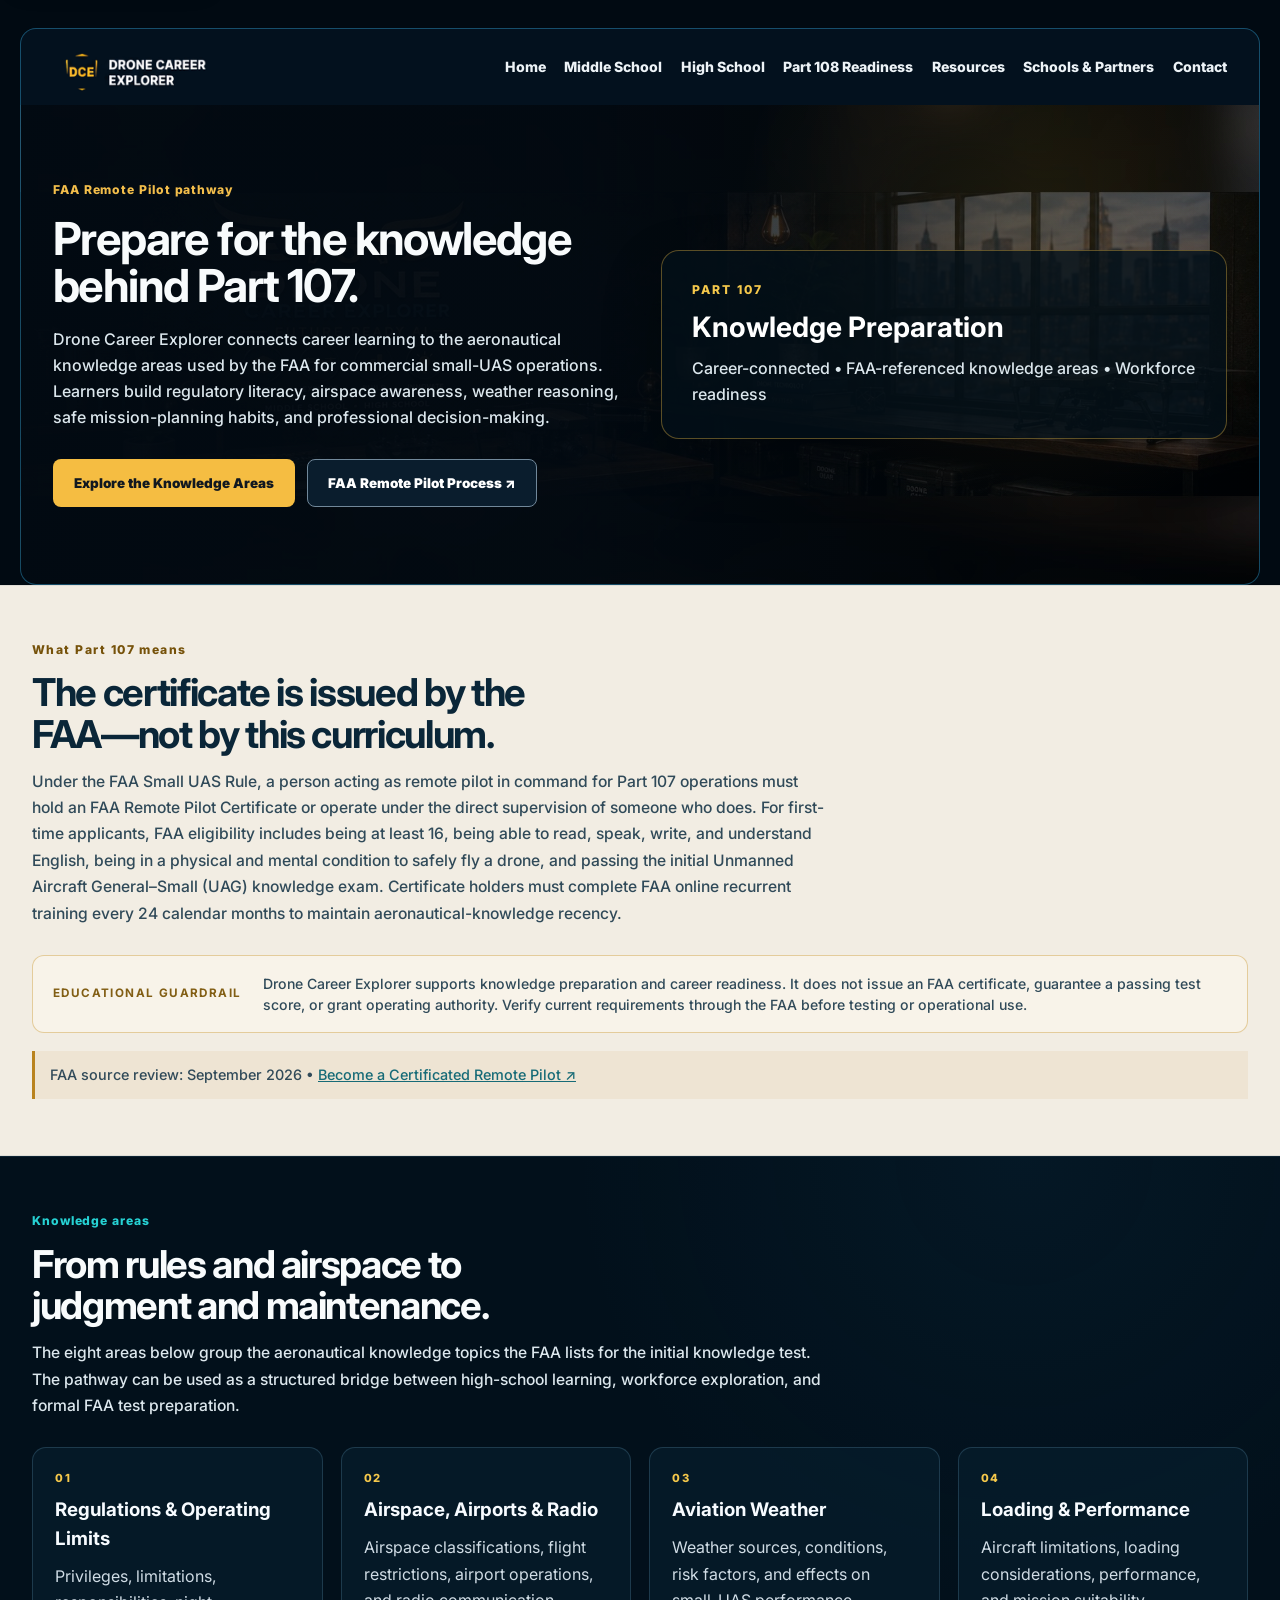
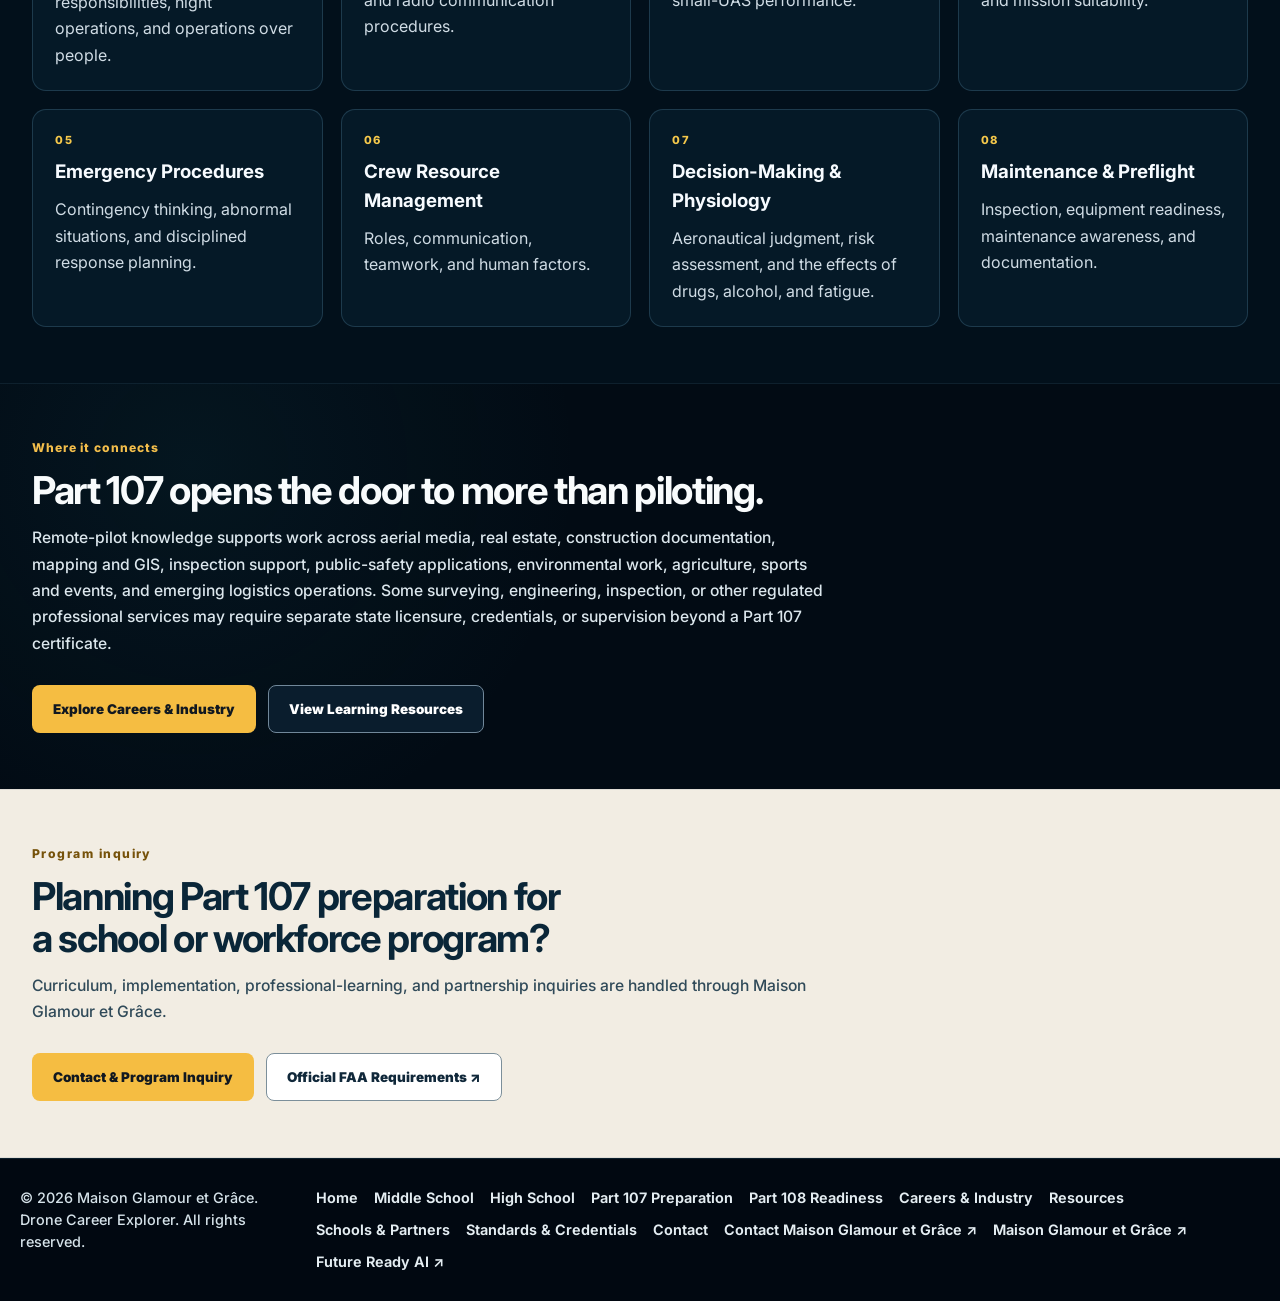
<file: part-107.html>
<!DOCTYPE html>
<html lang="en"><head><meta charset="utf-8"/><meta name="viewport" content="width=device-width,initial-scale=1"/>
<title>Part 107 Knowledge Preparation | Drone Career Explorer</title>
<meta name="description" content="Part 107 knowledge-preparation pathway connecting FAA Remote Pilot knowledge areas to career-connected drone learning and workforce readiness."/>
<link rel="preconnect" href="https://fonts.googleapis.com"/><link rel="preconnect" href="https://fonts.gstatic.com" crossorigin=""/><link href="https://fonts.googleapis.com/css2?family=Inter:wght@400;500;600;700;800;900&amp;display=swap" rel="stylesheet"/><link rel="stylesheet" href="styles.css"/><meta name="theme-color" content="#04121D"/><meta name="color-scheme" content="dark light"/>
<meta property="og:type" content="website"/><meta property="og:site_name" content="Drone Career Explorer"/><meta property="og:title" content="Part 107 Knowledge Preparation | Drone Career Explorer"/><meta property="og:description" content="Career-connected preparation for the FAA Remote Pilot Certificate knowledge pathway."/><meta property="og:image" content="assets/drone-career-explorer-hero.png"/><meta name="twitter:card" content="summary_large_image"/>
<link rel="icon" href="assets/brand/favicon-32.png" sizes="32x32" type="image/png"/><link rel="apple-touch-icon" href="assets/brand/favicon-180.png" sizes="180x180"/><link rel="manifest" href="site.webmanifest"/></head>
<body class="continuation-page supporting-page"><a class="skip-link" href="#main-content">Skip to main content</a>
<header class="site-header premium-header"><div class="container nav"><a class="brand brand-upgraded" href="index.html" aria-label="Drone Career Explorer home"><img src="assets/brand/dce-corner-logo-standard.png" alt="Drone Career Explorer" width="195" height="61"/></a><nav class="nav-links" aria-label="Primary navigation"><a href="index.html">Home</a><a href="middle-school.html">Middle School</a><a href="high-school.html">High School</a><a href="part-108.html">Part 108 Readiness</a><a href="resources.html">Resources</a><a href="schools-partners.html">Schools &amp; Partners</a></nav><details class="mobile-menu"><summary>Menu</summary><nav aria-label="Mobile navigation"><a href="index.html">Home</a><a href="middle-school.html">Middle School</a><a href="high-school.html">High School</a><a href="part-107.html" aria-current="page">Part 107 Preparation</a><a href="part-108.html">Part 108 Readiness</a><a href="careers-industry.html">Careers &amp; Industry</a><a href="resources.html">Resources</a><a href="schools-partners.html">Schools &amp; Partners</a><a href="standards-credentials.html">Standards &amp; Credentials</a><a href="contact.html">Contact</a></nav></details></div></header>
<section class="support-hero part107-support-hero"><div class="container wide-container support-hero-inner"><div><div class="eyebrow">FAA Remote Pilot pathway</div><h1>Prepare for the knowledge behind Part 107.</h1><p>Drone Career Explorer connects career learning to the aeronautical knowledge areas used by the FAA for commercial small-UAS operations. Learners build regulatory literacy, airspace awareness, weather reasoning, safe mission-planning habits, and professional decision-making.</p><div class="action-row"><a class="btn btn-primary" href="#knowledge">Explore the Knowledge Areas</a><a class="btn btn-secondary" href="https://www.faa.gov/uas/commercial_operators/become_a_drone_pilot" target="_blank" rel="noopener noreferrer">FAA Remote Pilot Process ↗</a></div></div><div class="part107-hero-card"><span>PART 107</span><strong>Knowledge Preparation</strong><p>Career-connected • FAA-referenced knowledge areas • Workforce readiness</p></div></div></section>
<main id="main-content" class="continuation-main">
<section class="continuation-section publisher-light"><div class="container wide-container"><div class="section-heading"><div class="eyebrow">What Part 107 means</div><h2>The certificate is issued by the FAA—not by this curriculum.</h2><p>Under the FAA Small UAS Rule, a person acting as remote pilot in command for Part 107 operations must hold an FAA Remote Pilot Certificate or operate under the direct supervision of someone who does. For first-time applicants, FAA eligibility includes being at least 16, being able to read, speak, write, and understand English, being in a physical and mental condition to safely fly a drone, and passing the initial Unmanned Aircraft General–Small (UAG) knowledge exam. Certificate holders must complete FAA online recurrent training every 24 calendar months to maintain aeronautical-knowledge recency.</p></div><div class="guardrail-banner"><b>EDUCATIONAL GUARDRAIL</b><span>Drone Career Explorer supports knowledge preparation and career readiness. It does not issue an FAA certificate, guarantee a passing test score, or grant operating authority. Verify current requirements through the FAA before testing or operational use.</span></div><p class="source-review-note">FAA source review: September 2026 • <a href="https://www.faa.gov/uas/commercial_operators/become_a_drone_pilot" target="_blank" rel="noopener noreferrer">Become a Certificated Remote Pilot ↗</a></p></div></section>
<section class="continuation-section" id="knowledge"><div class="container wide-container"><div class="section-heading compact"><div class="eyebrow">Knowledge areas</div><h2>From rules and airspace to judgment and maintenance.</h2><p>The eight areas below group the aeronautical knowledge topics the FAA lists for the initial knowledge test. The pathway can be used as a structured bridge between high-school learning, workforce exploration, and formal FAA test preparation.</p></div><div class="knowledge-grid"><article><span>01</span><h3>Regulations &amp; Operating Limits</h3><p>Privileges, limitations, responsibilities, night operations, and operations over people.</p></article><article><span>02</span><h3>Airspace, Airports &amp; Radio</h3><p>Airspace classifications, flight restrictions, airport operations, and radio communication procedures.</p></article><article><span>03</span><h3>Aviation Weather</h3><p>Weather sources, conditions, risk factors, and effects on small-UAS performance.</p></article><article><span>04</span><h3>Loading &amp; Performance</h3><p>Aircraft limitations, loading considerations, performance, and mission suitability.</p></article><article><span>05</span><h3>Emergency Procedures</h3><p>Contingency thinking, abnormal situations, and disciplined response planning.</p></article><article><span>06</span><h3>Crew Resource Management</h3><p>Roles, communication, teamwork, and human factors.</p></article><article><span>07</span><h3>Decision-Making &amp; Physiology</h3><p>Aeronautical judgment, risk assessment, and the effects of drugs, alcohol, and fatigue.</p></article><article><span>08</span><h3>Maintenance &amp; Preflight</h3><p>Inspection, equipment readiness, maintenance awareness, and documentation.</p></article></div></div></section>
<section class="continuation-section darker"><div class="container wide-container"><div class="section-heading compact"><div class="eyebrow">Where it connects</div><h2>Part 107 opens the door to more than piloting.</h2><p>Remote-pilot knowledge supports work across aerial media, real estate, construction documentation, mapping and GIS, inspection support, public-safety applications, environmental work, agriculture, sports and events, and emerging logistics operations. Some surveying, engineering, inspection, or other regulated professional services may require separate state licensure, credentials, or supervision beyond a Part 107 certificate.</p></div><div class="action-row"><a class="btn btn-primary" href="careers-industry.html">Explore Careers &amp; Industry</a><a class="btn btn-secondary" href="resources.html">View Learning Resources</a></div></div></section>
<section class="continuation-section publisher-light"><div class="container wide-container"><div class="section-heading compact"><div class="eyebrow">Program inquiry</div><h2>Planning Part 107 preparation for a school or workforce program?</h2><p>Curriculum, implementation, professional-learning, and partnership inquiries are handled through Maison Glamour et Grâce.</p></div><div class="action-row"><a class="btn btn-primary" href="contact.html">Contact &amp; Program Inquiry</a><a class="btn btn-secondary" href="https://www.faa.gov/uas/commercial_operators/become_a_drone_pilot" target="_blank" rel="noopener noreferrer">Official FAA Requirements ↗</a></div></div></section>
</main><footer class="site-footer continuation-footer"><div class="container footer-grid"><div>© 2026 Maison Glamour et Grâce. Drone Career Explorer. All rights reserved.</div><nav class="footer-links" aria-label="Footer navigation"><a href="index.html">Home</a><a href="middle-school.html">Middle School</a><a href="high-school.html">High School</a><a href="part-107.html">Part 107 Preparation</a><a href="part-108.html">Part 108 Readiness</a><a href="careers-industry.html">Careers &amp; Industry</a><a href="resources.html">Resources</a><a href="schools-partners.html">Schools &amp; Partners</a><a href="standards-credentials.html">Standards &amp; Credentials</a><a href="contact.html">Contact</a><a data-link-key="maisonContact" href="https://www.maisonglamouretgrace.com/contact" rel="noopener noreferrer" target="_blank">Contact Maison Glamour et Grâce ↗</a><a data-link-key="maisonSite" href="https://www.maisonglamouretgrace.com/" rel="noopener noreferrer" target="_blank">Maison Glamour et Grâce ↗</a><a data-link-key="futureReadyAI" href="https://andreadavisbaptiste82-creator.github.io/future-ready-ai/" rel="noopener noreferrer" target="_blank">Future Ready AI ↗</a></nav></div></footer><script src="site-config.js"></script><script src="shared.js"></script></body></html>
</file>
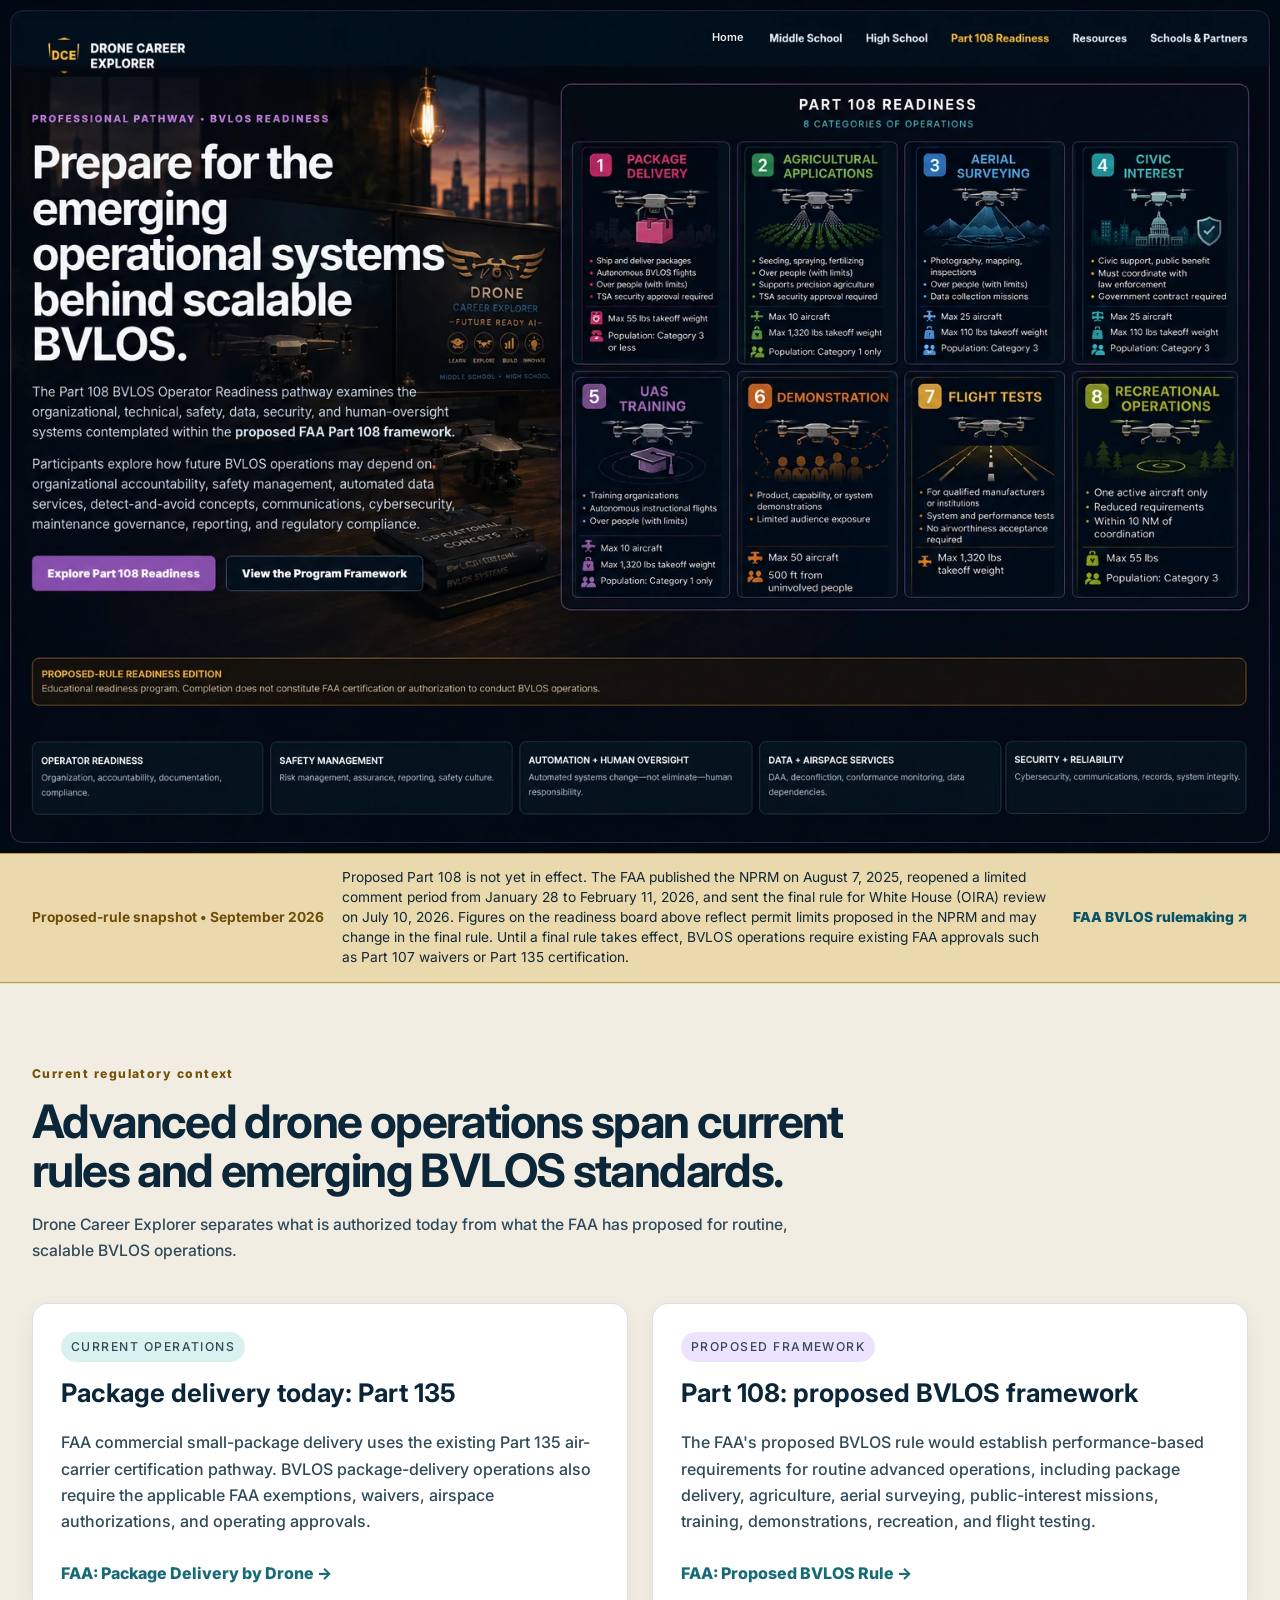
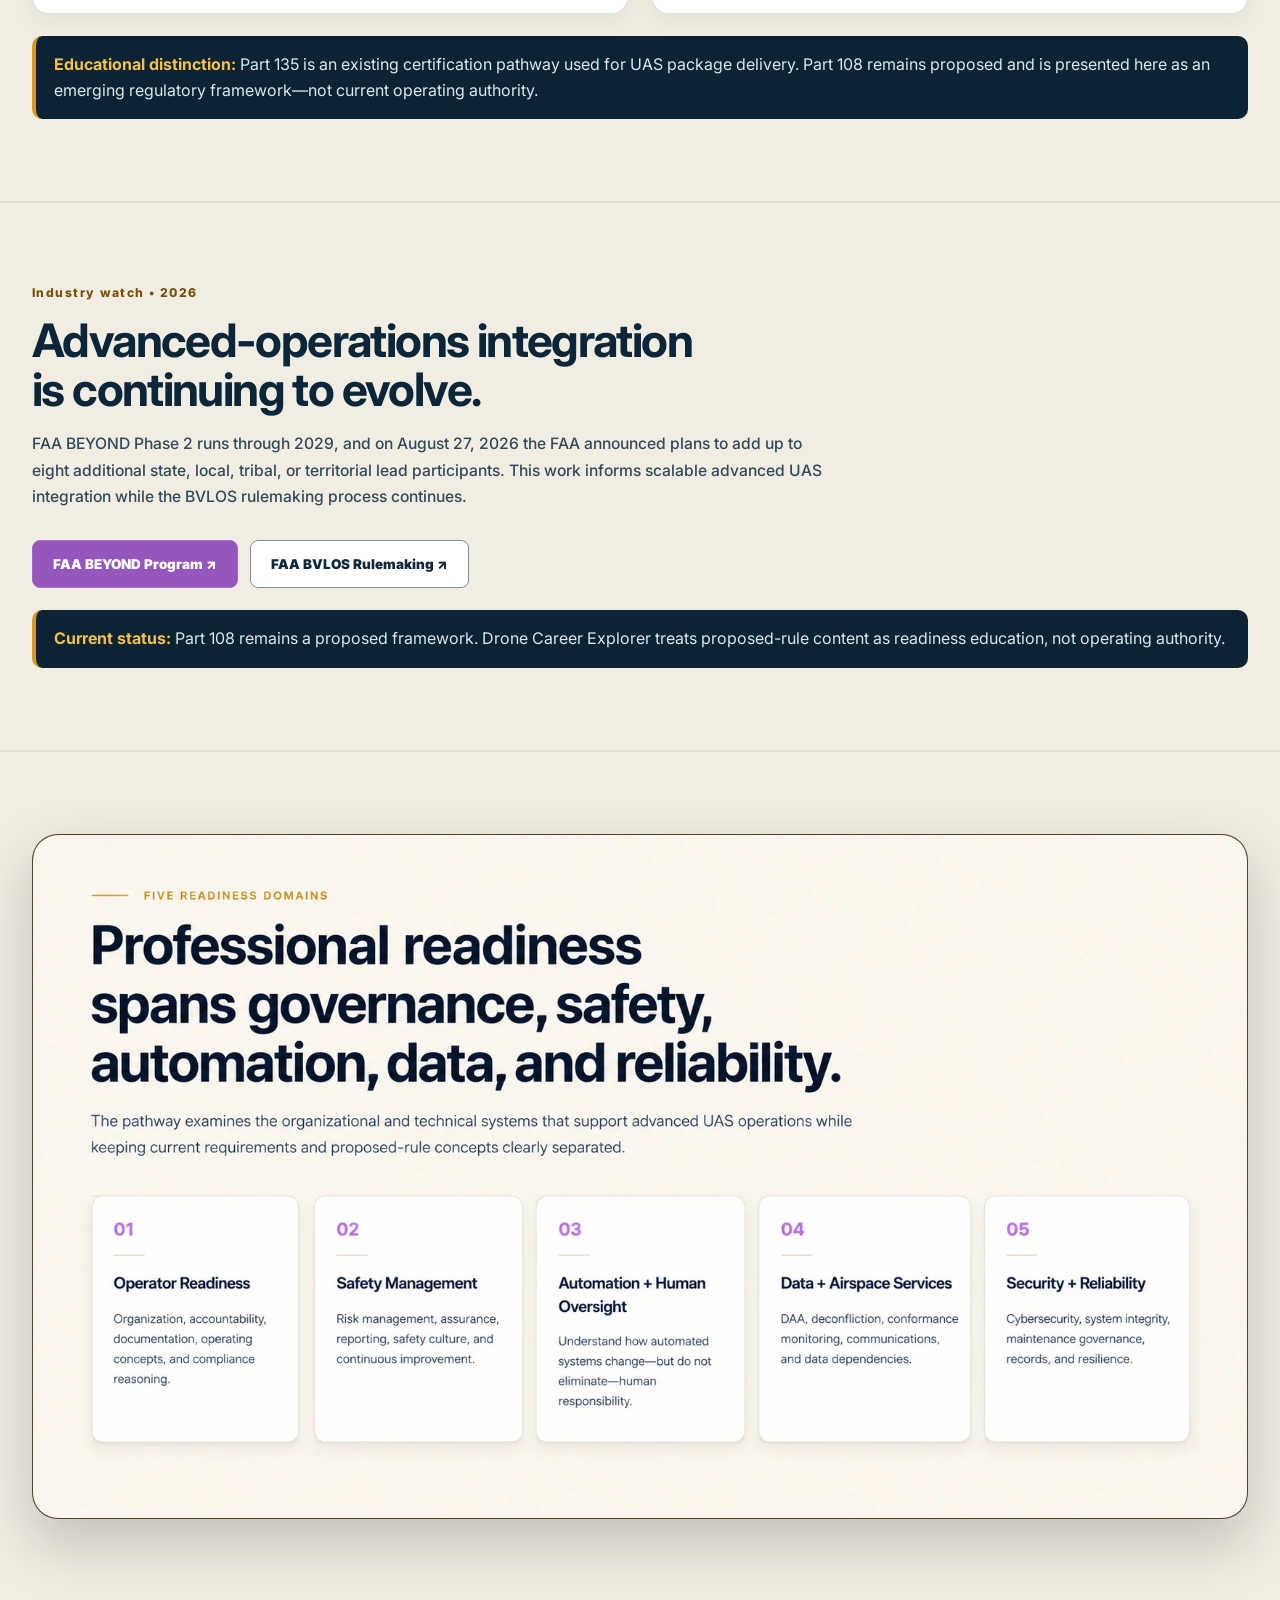
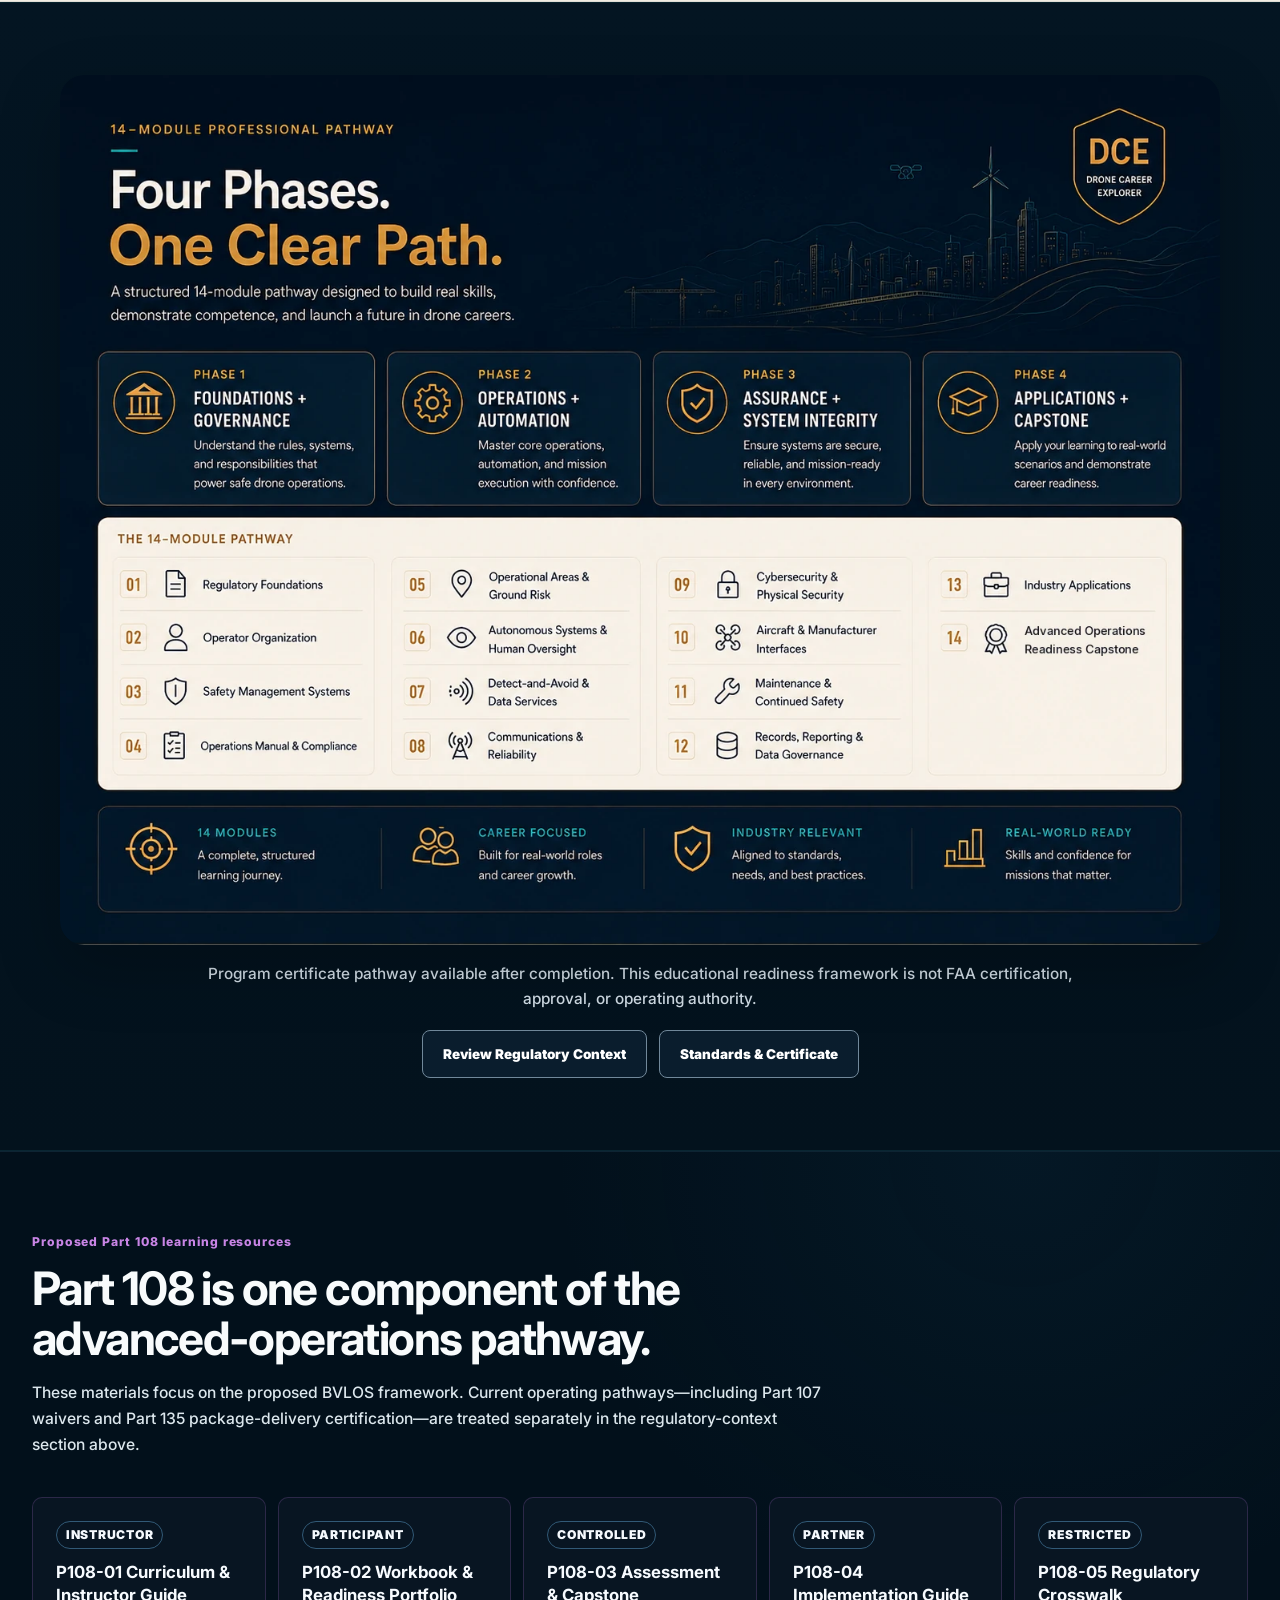
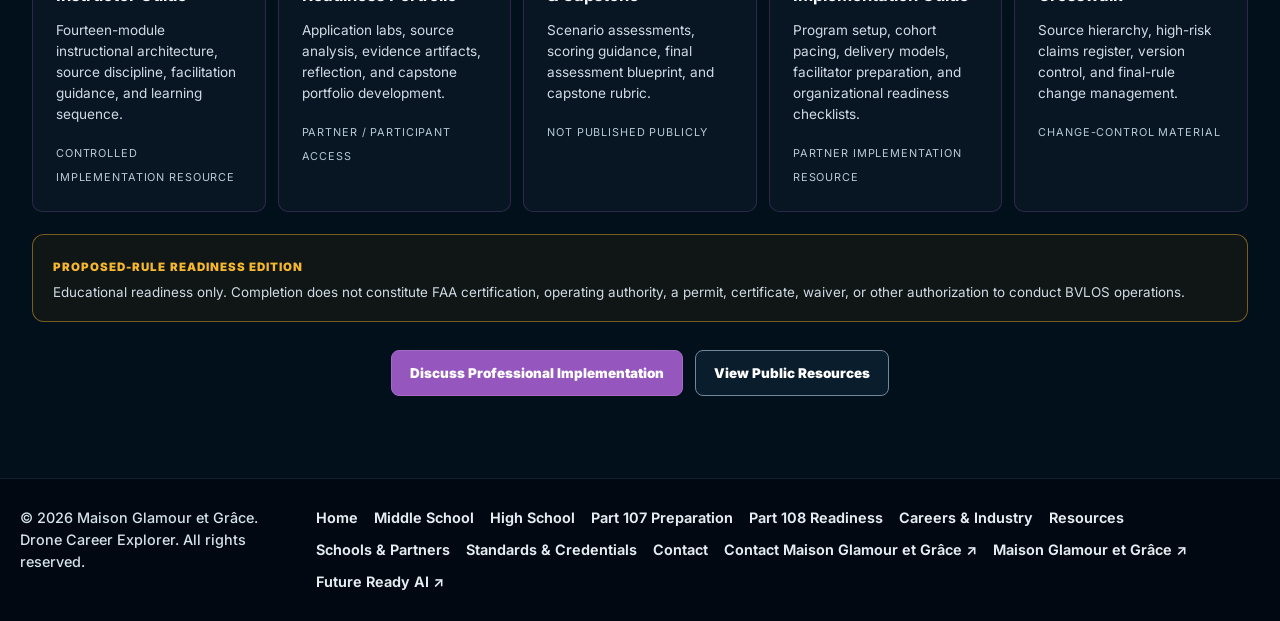
<file: part-108.html>
<!DOCTYPE html>

<html lang="en"><head><meta charset="utf-8"/><meta content="width=device-width,initial-scale=1" name="viewport"/><title>BVLOS &amp; Advanced Operations | Drone Career Explorer</title><meta content="Professional education on current advanced UAS operating pathways and the FAA proposed Part 108 BVLOS framework, including governance, safety, automation, data, security, and organizational accountability." name="description"/><link rel="preconnect" href="https://fonts.googleapis.com"/><link rel="preconnect" href="https://fonts.gstatic.com" crossorigin=""/><link href="https://fonts.googleapis.com/css2?family=Inter:wght@400;500;600;700;800;900&amp;display=swap" rel="stylesheet"/><link href="styles.css" rel="stylesheet"/><meta content="#04121D" name="theme-color"/><meta content="dark light" name="color-scheme"/><meta content="website" property="og:type"/><meta content="Drone Career Explorer" property="og:site_name"/><meta content="BVLOS &amp; Advanced Operations | Drone Career Explorer" property="og:title"/><meta content="Professional education on current advanced UAS operating pathways and the FAA proposed Part 108 BVLOS framework, including governance, safety, automation, data, security, and organizational accountability." property="og:description"/><meta content="assets/visual-lock/part-108-approved.png" property="og:image"/><meta content="summary_large_image" name="twitter:card"/><meta content="BVLOS &amp; Advanced Operations | Drone Career Explorer" name="twitter:title"/><meta content="Professional education on current advanced UAS operating pathways and the FAA proposed Part 108 BVLOS framework, including governance, safety, automation, data, security, and organizational accountability." name="twitter:description"/><meta content="assets/visual-lock/part-108-approved.png" name="twitter:image"/><link href="assets/brand/favicon-32.png" rel="icon" sizes="32x32" type="image/png"/><link href="assets/brand/favicon-180.png" rel="apple-touch-icon" sizes="180x180"/><link href="site.webmanifest" rel="manifest"/></head><body class="core-page continuation-page pro-continuation"><a class="skip-link" href="#main-content">Skip to main content</a>
<section aria-label="BVLOS and Advanced Operations professional pathway" class="visual-lock-page visual-part"><div class="mobile-topbar"><a aria-label="Drone Career Explorer home" class="mobile-topbar-brand" href="index.html"><img alt="Drone Career Explorer" height="44" src="assets/brand/dce-corner-logo-standard.png" width="141"/></a><details class="mobile-menu"><summary>Menu</summary><nav aria-label="Mobile navigation"><a href="index.html">Home</a><a href="middle-school.html">Middle School</a><a href="high-school.html">High School</a><a href="part-107.html">Part 107 Preparation</a><a href="part-108.html" aria-current="page">Part 108 Readiness</a><a href="careers-industry.html">Careers &amp; Industry</a><a href="resources.html">Resources</a><a href="schools-partners.html">Schools &amp; Partners</a><a href="standards-credentials.html">Standards &amp; Credentials</a><a href="contact.html">Contact</a></nav></details></div><div class="visual-lock-stage"><img alt="Drone Career Explorer professional BVLOS readiness visual showing eight categories contemplated in the proposed FAA Part 108 framework." class="visual-lock-image" decoding="async" fetchpriority="high" height="1024" loading="eager" src="assets/visual-lock/part-108-approved.webp" width="1536"/><a aria-label="Drone Career Explorer home" class="visual-hotspot logo-hotspot" href="index.html"></a><a aria-label="Home" class="visual-home-tab" href="index.html">Home</a><a aria-label="Middle School" class="visual-hotspot nav-middle" href="middle-school.html"></a><a aria-label="High School" class="visual-hotspot nav-high" href="high-school.html"></a><a aria-label="Part 108 Readiness" class="visual-hotspot nav-part" href="part-108.html"></a><a aria-label="Resources" class="visual-hotspot nav-resources" href="resources.html"></a><a aria-label="Schools and Partners" class="visual-hotspot nav-schools" href="schools-partners.html"></a><a aria-label="Explore BVLOS and Advanced Operations" class="visual-hotspot part-cta-primary" href="#modules"></a><a aria-label="View the Program Framework" class="visual-hotspot part-cta-secondary" href="resources.html"></a><a aria-label="Review the BVLOS and advanced operations framework" class="visual-hotspot part-board" href="#operations"></a></div><div class="sr-only visual-mobile-intro"><h1>Prepare for the emerging operational systems behind scalable BVLOS.</h1><p>This professional pathway distinguishes current FAA operating pathways from the proposed Part 108 BVLOS framework while examining governance, safety, automation oversight, data, security, and organizational accountability.</p></div><div class="visual-mobile-actions"><a class="btn btn-primary" href="#modules">Explore Part 108 Readiness</a><a class="btn btn-secondary" href="resources.html">View the Program Framework</a></div></section><main class="continuation-main" id="main-content"><section class="regulatory-status-strip" aria-label="Regulatory status"><div class="container wide-container"><strong>Proposed-rule snapshot • September 2026</strong><span>Proposed Part 108 is not yet in effect. The FAA published the NPRM on August 7, 2025, reopened a limited comment period from January 28 to February 11, 2026, and sent the final rule for White House (OIRA) review on July 10, 2026. Figures on the readiness board above reflect permit limits proposed in the NPRM and may change in the final rule. Until a final rule takes effect, BVLOS operations require existing FAA approvals such as Part 107 waivers or Part 135 certification.</span><a href="https://www.faa.gov/newsroom/beyond-visual-line-sight-bvlos" target="_blank" rel="noopener noreferrer">FAA BVLOS rulemaking ↗</a></div></section><section class="continuation-section regulatory-context publisher-light" id="regulatory-context"><div class="container wide-container"><div class="section-heading"><div class="eyebrow">Current regulatory context</div><h2>Advanced drone operations span current rules and emerging BVLOS standards.</h2><p>Drone Career Explorer separates what is authorized today from what the FAA has proposed for routine, scalable BVLOS operations.</p></div><div class="regulatory-context-grid"><article><span class="context-label current">CURRENT OPERATIONS</span><h3>Package delivery today: Part 135</h3><p>FAA commercial small-package delivery uses the existing Part 135 air-carrier certification pathway. BVLOS package-delivery operations also require the applicable FAA exemptions, waivers, airspace authorizations, and operating approvals.</p><a href="https://www.faa.gov/uas/advanced_operations/package_delivery_drone" rel="noopener noreferrer" target="_blank">FAA: Package Delivery by Drone →</a></article><article><span class="context-label proposed">PROPOSED FRAMEWORK</span><h3>Part 108: proposed BVLOS framework</h3><p>The FAA's proposed BVLOS rule would establish performance-based requirements for routine advanced operations, including package delivery, agriculture, aerial surveying, public-interest missions, training, demonstrations, recreation, and flight testing.</p><a href="https://www.faa.gov/newsroom/beyond-visual-line-sight-bvlos" rel="noopener noreferrer" target="_blank">FAA: Proposed BVLOS Rule →</a></article></div><div class="context-note"><strong>Educational distinction:</strong> Part 135 is an existing certification pathway used for UAS package delivery. Part 108 remains proposed and is presented here as an emerging regulatory framework—not current operating authority.</div></div></section><section class="continuation-section publisher-light" id="industry-watch-2026"><div class="container wide-container"><div class="section-heading compact"><div class="eyebrow pro-accent-text">Industry watch • 2026</div><h2>Advanced-operations integration is continuing to evolve.</h2><p>FAA BEYOND Phase 2 runs through 2029, and on August 27, 2026 the FAA announced plans to add up to eight additional state, local, tribal, or territorial lead participants. This work informs scalable advanced UAS integration while the BVLOS rulemaking process continues.</p></div><div class="action-row"><a class="btn btn-purple" href="https://www.faa.gov/uas/programs_partnerships/beyond" rel="noopener noreferrer" target="_blank">FAA BEYOND Program ↗</a><a class="btn btn-secondary" href="https://www.faa.gov/newsroom/beyond-visual-line-sight-bvlos" rel="noopener noreferrer" target="_blank">FAA BVLOS Rulemaking ↗</a></div><div class="context-note"><strong>Current status:</strong> Part 108 remains a proposed framework. Drone Career Explorer treats proposed-rule content as readiness education, not operating authority.</div></div></section>
<section class="continuation-section pro-architecture publisher-light" id="operations"><div class="container wide-container"><div class="section-heading sr-only"><div class="eyebrow pro-accent-text">Five readiness domains</div><h2>Professional readiness spans governance, safety, automation, data, and reliability.</h2><p>The pathway examines the organizational and technical systems that support advanced UAS operations while keeping current requirements and proposed-rule concepts clearly separated.</p></div><div class="featured-graphic-wrap"><figure class="featured-graphic-card"><img alt="Professional readiness domains infographic showing Operator Readiness, Safety Management, Automation and Human Oversight, Data and Airspace Services, and Security and Reliability." decoding="async" loading="lazy" src="assets/featured/advanced-readiness-domains.webp"/></figure></div></div></section>
<section class="continuation-section graphic-showcase-section advanced-pathway-showcase" id="modules"><div class="container wide-container"><div class="featured-graphic-wrap modules-featured"><figure class="featured-graphic-card"><img alt="Four phases and fourteen modules of the Drone Career Explorer professional readiness pathway, covering foundations and governance, operations and automation, assurance and system integrity, and applications and capstone." decoding="async" loading="lazy" src="assets/featured/four-phases.webp"/></figure><p class="featured-graphic-note">Program certificate pathway available after completion. This educational readiness framework is not FAA certification, approval, or operating authority.</p><div class="action-row featured-graphic-actions"><a class="btn btn-secondary" href="#regulatory-context">Review Regulatory Context</a><a class="btn btn-secondary" href="standards-credentials.html">Standards &amp; Certificate</a></div></div><p class="sr-only">14-module sequence Four phases organize the 14-module professional pathway. The sequence is structured as a learning and readiness framework—not a substitute for FAA certification, approval, or operating authority. Phase 1 Foundations + Governance 01 Regulatory Foundations 02 Operator Organization 03 Safety Management Systems 04 Operations Manual &amp; Compliance Phase 2 Operations + Automation 05 Operational Areas &amp; Ground Risk 06 Autonomous Systems &amp; Human Oversight 07 Detect-and-Avoid &amp; Data Services 08 Communications &amp; Reliability Phase 3 Assurance + System Integrity 09 Cybersecurity &amp; Physical Security 10 Aircraft &amp; Manufacturer Interfaces 11 Maintenance &amp; Continued Safety 12 Records, Reporting &amp; Data Governance Phase 4 Applications + Capstone 13 Industry Applications 14 Advanced Operations Readiness Capstone</p></div></section>
<section class="continuation-section"><div class="container wide-container"><div class="section-heading compact"><div class="eyebrow pro-accent-text">Proposed Part 108 learning resources</div><h2>Part 108 is one component of the advanced-operations pathway.</h2><p>These materials focus on the proposed BVLOS framework. Current operating pathways—including Part 107 waivers and Part 135 package-delivery certification—are treated separately in the regulatory-context section above.</p></div><div class="professional-resource-grid"><article><span class="mini-tag">Instructor</span><h3>P108-01 Curriculum &amp; Instructor Guide</h3><p>Fourteen-module instructional architecture, source discipline, facilitation guidance, and learning sequence.</p><small>Controlled implementation resource</small></article><article><span class="mini-tag">Participant</span><h3>P108-02 Workbook &amp; Readiness Portfolio</h3><p>Application labs, source analysis, evidence artifacts, reflection, and capstone portfolio development.</p><small>Partner / participant access</small></article><article><span class="mini-tag">Controlled</span><h3>P108-03 Assessment &amp; Capstone</h3><p>Scenario assessments, scoring guidance, final assessment blueprint, and capstone rubric.</p><small>Not published publicly</small></article><article><span class="mini-tag">Partner</span><h3>P108-04 Implementation Guide</h3><p>Program setup, cohort pacing, delivery models, facilitator preparation, and organizational readiness checklists.</p><small>Partner implementation resource</small></article><article><span class="mini-tag">Restricted</span><h3>P108-05 Regulatory Crosswalk</h3><p>Source hierarchy, high-risk claims register, version control, and final-rule change management.</p><small>Change-control material</small></article></div><div class="regulatory-banner"><span>PROPOSED-RULE READINESS EDITION</span><p>Educational readiness only. Completion does not constitute FAA certification, operating authority, a permit, certificate, waiver, or other authorization to conduct BVLOS operations.</p></div><div class="center-actions"><a class="btn btn-purple" href="schools-partners.html">Discuss Professional Implementation</a><a class="btn btn-secondary" href="resources.html">View Public Resources</a></div></div></section>
</main><footer class="site-footer continuation-footer"><div class="container footer-grid"><div>© 2026 Maison Glamour et Grâce. Drone Career Explorer. All rights reserved.</div><nav class="footer-links" aria-label="Footer navigation"><a href="index.html">Home</a><a href="middle-school.html">Middle School</a><a href="high-school.html">High School</a><a href="part-107.html">Part 107 Preparation</a><a href="part-108.html">Part 108 Readiness</a><a href="careers-industry.html">Careers &amp; Industry</a><a href="resources.html">Resources</a><a href="schools-partners.html">Schools &amp; Partners</a><a href="standards-credentials.html">Standards &amp; Credentials</a><a href="contact.html">Contact</a><a data-link-key="maisonContact" href="https://www.maisonglamouretgrace.com/contact" rel="noopener noreferrer" target="_blank">Contact Maison Glamour et Grâce ↗</a><a data-link-key="maisonSite" href="https://www.maisonglamouretgrace.com/" rel="noopener noreferrer" target="_blank">Maison Glamour et Grâce ↗</a><a data-link-key="futureReadyAI" href="https://andreadavisbaptiste82-creator.github.io/future-ready-ai/" rel="noopener noreferrer" target="_blank">Future Ready AI ↗</a></nav></div></footer><script src="site-config.js"></script><script src="shared.js"></script></body></html>
</file>
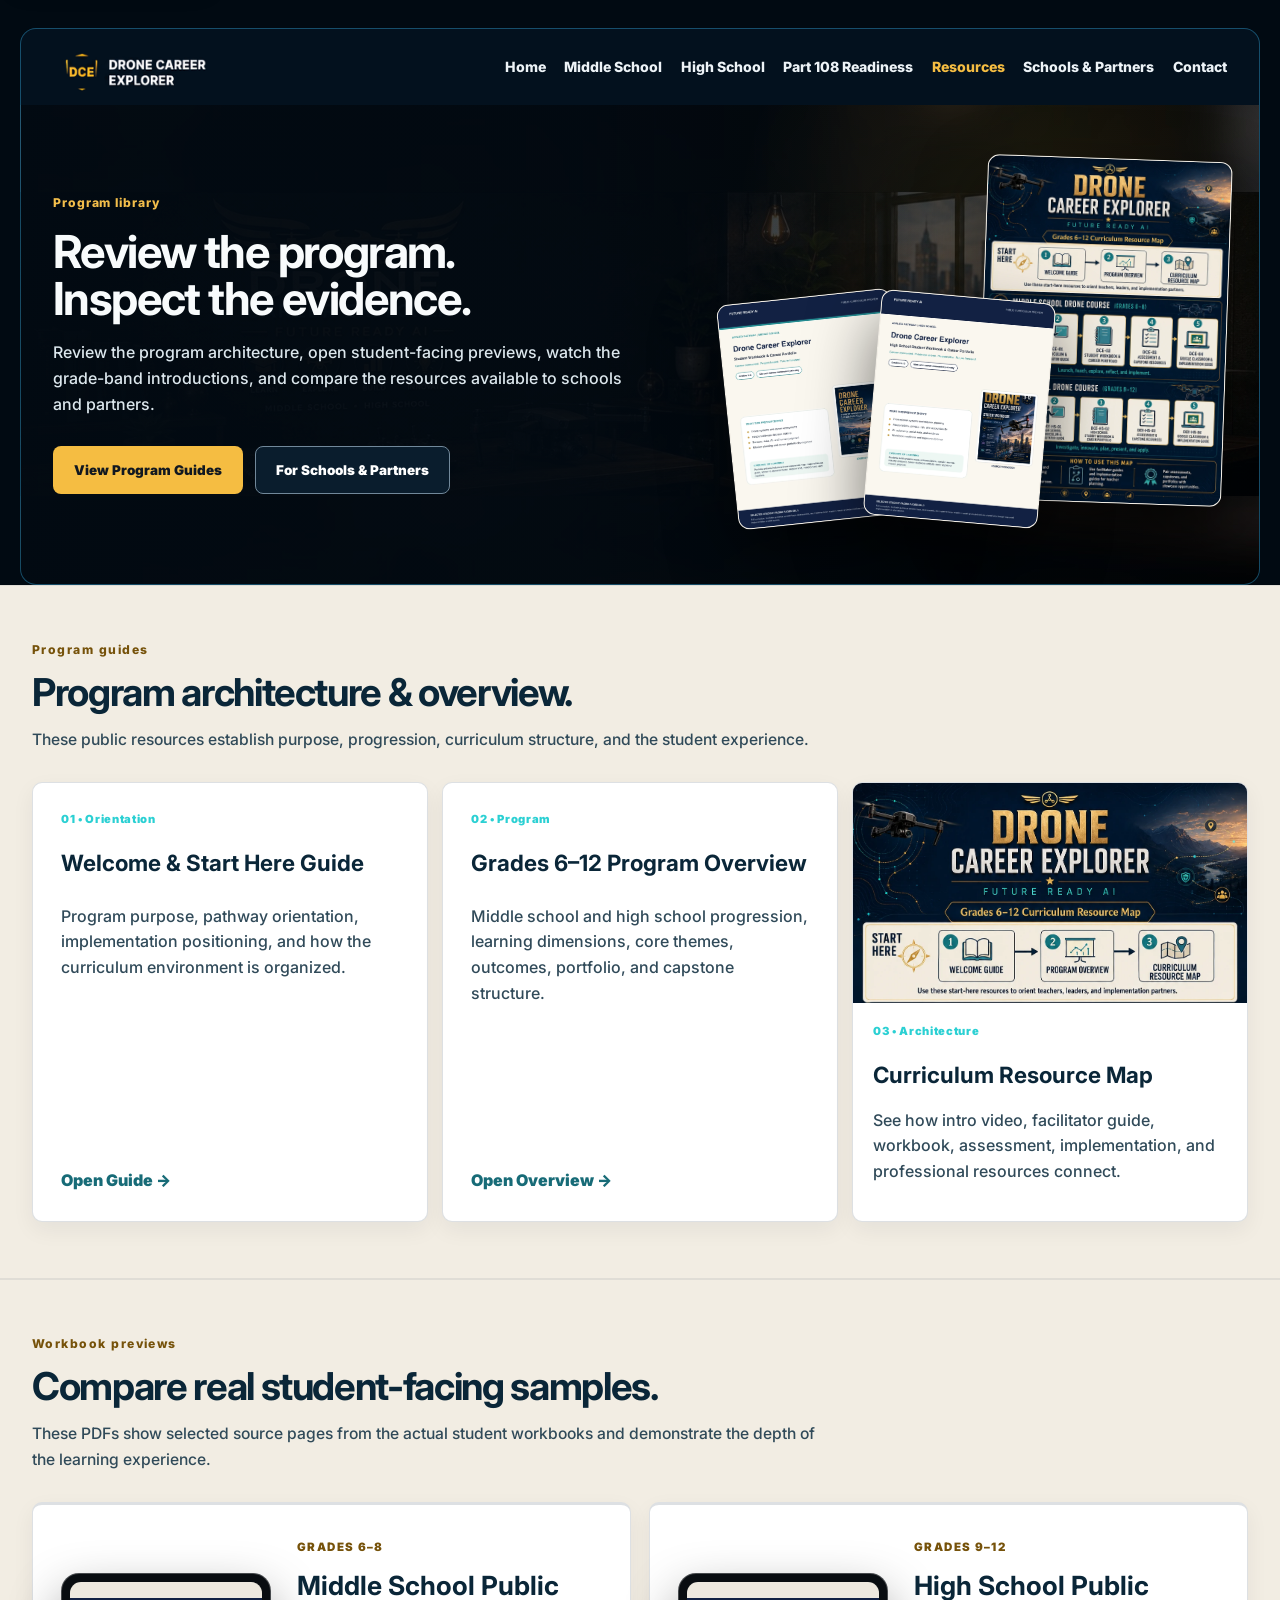
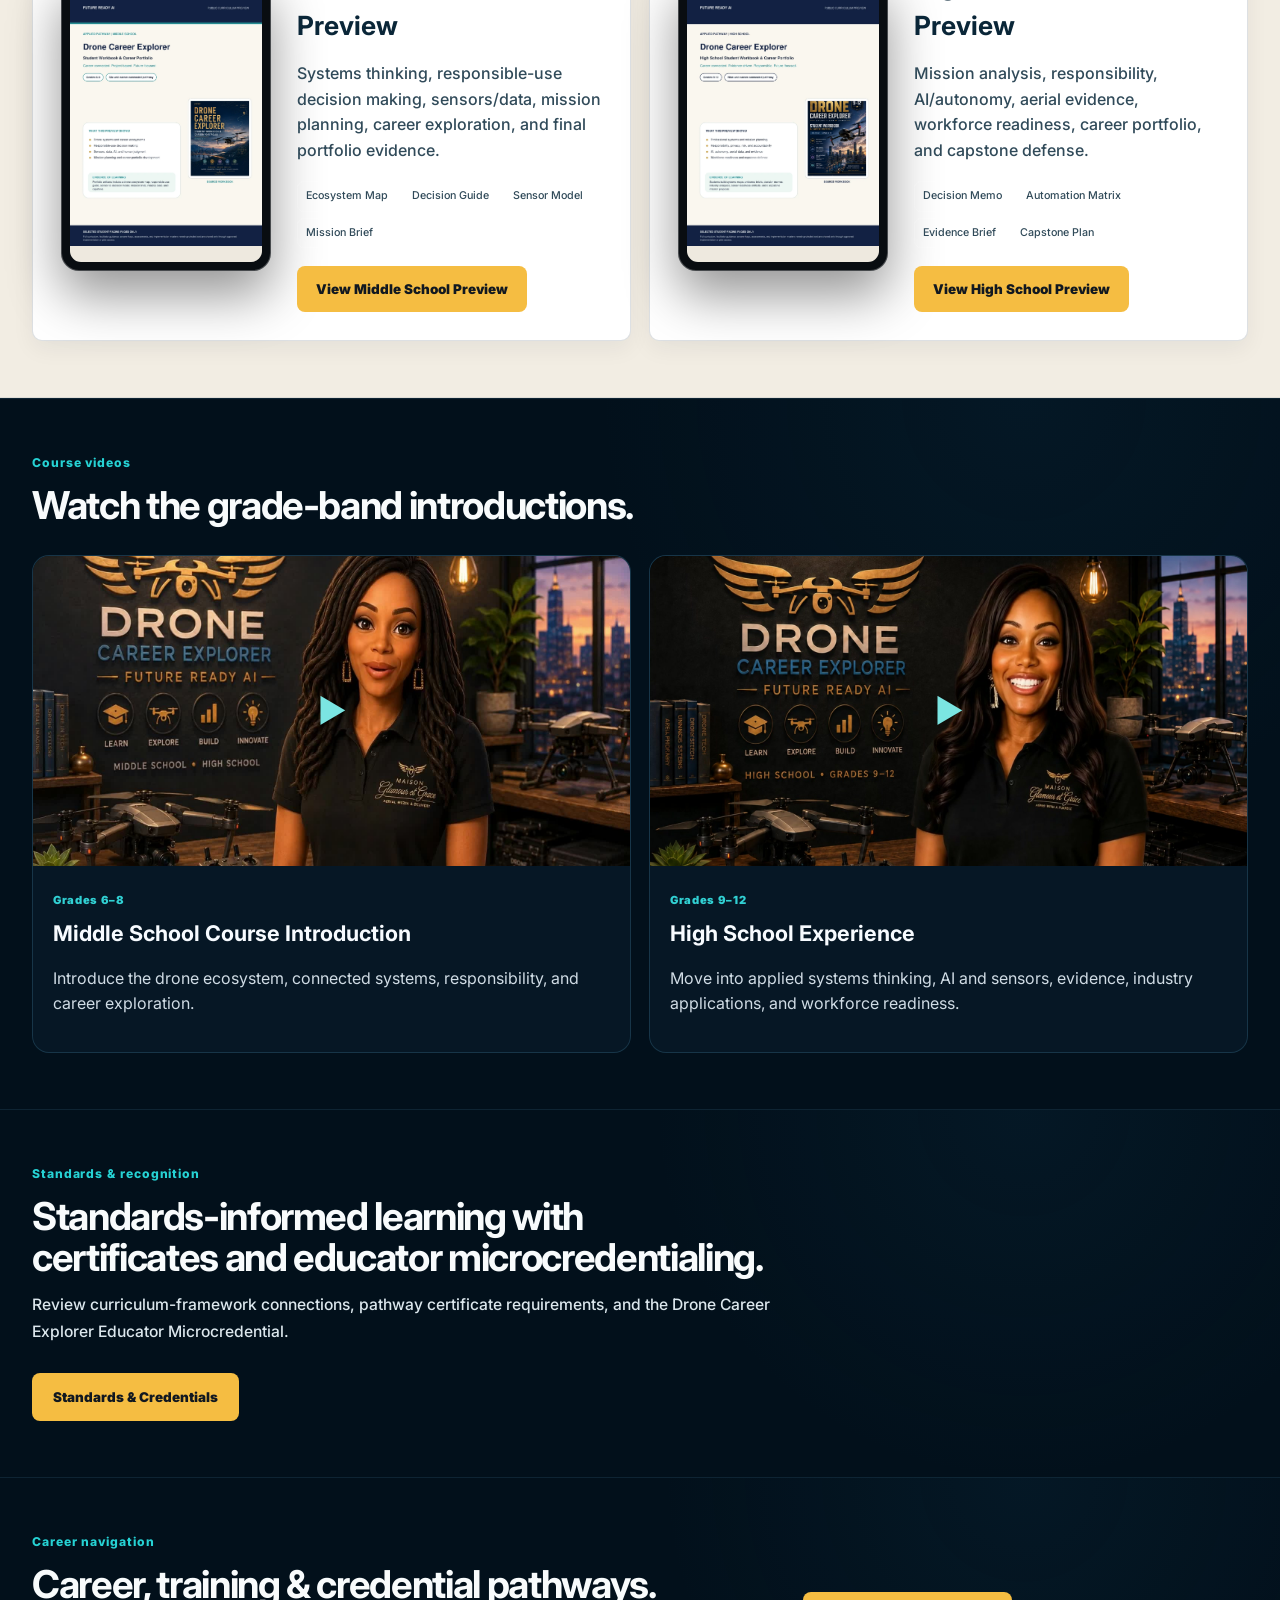
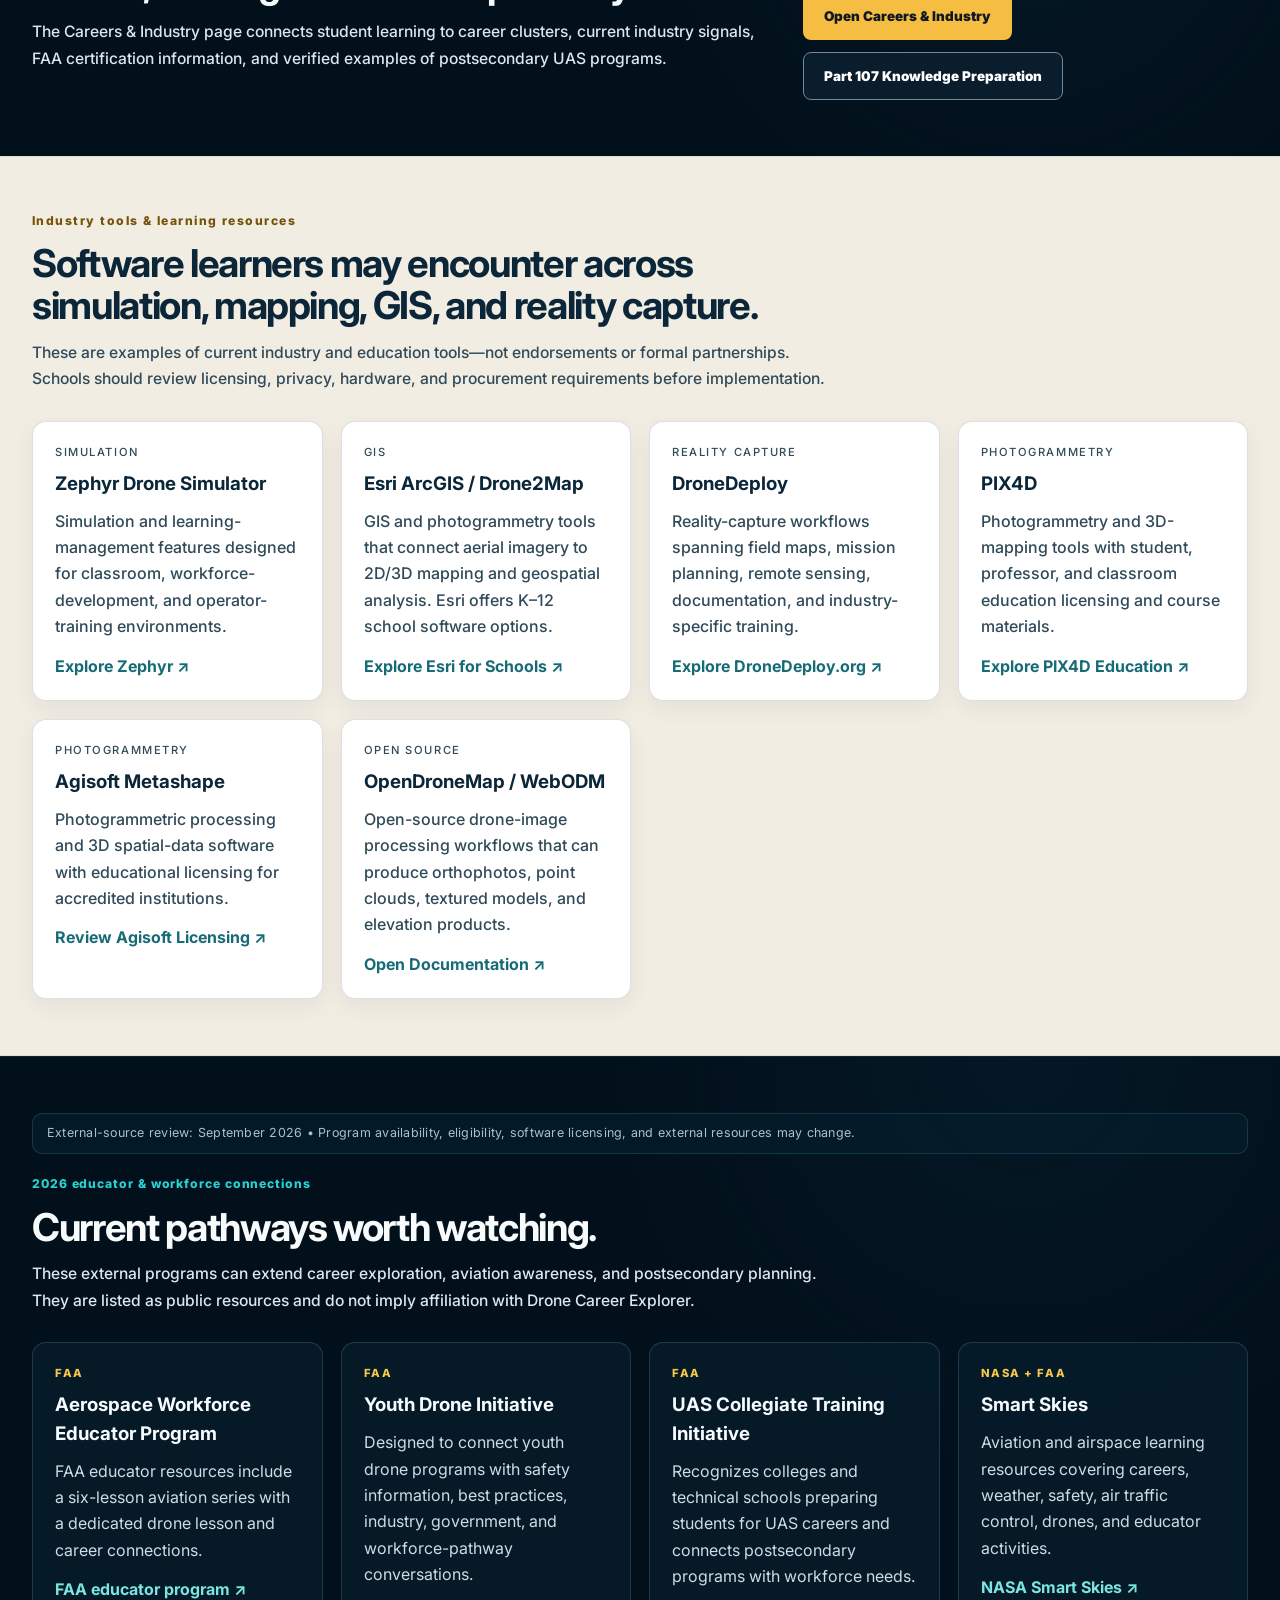
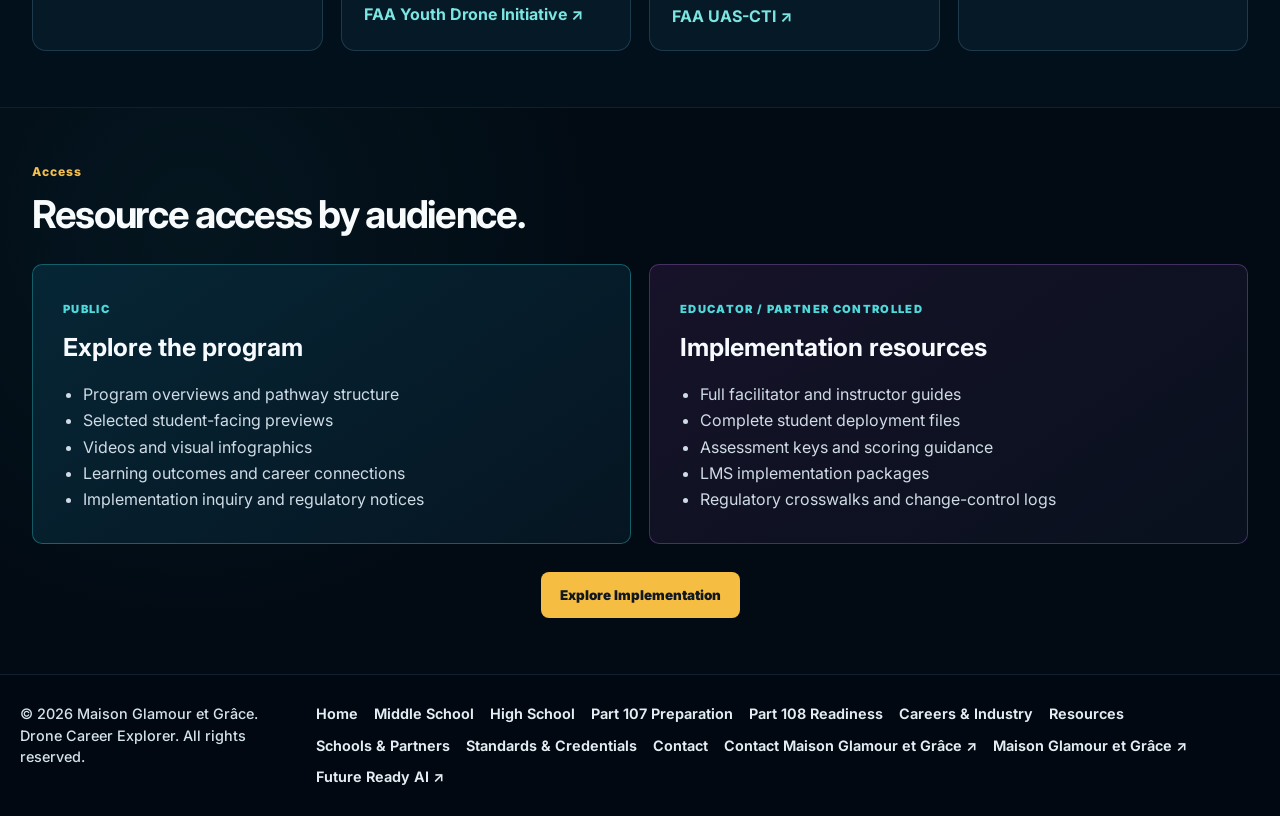
<file: resources.html>
<!DOCTYPE html>

<html lang="en"><head><meta charset="utf-8"/><meta content="width=device-width,initial-scale=1" name="viewport"/><title>Drone Career Explorer Program Library | Public Previews &amp; Videos</title><meta content="Public program guides, student-facing curriculum previews, course videos, and implementation-access information for Drone Career Explorer." name="description"/><link rel="preconnect" href="https://fonts.googleapis.com"/><link rel="preconnect" href="https://fonts.gstatic.com" crossorigin=""/><link href="https://fonts.googleapis.com/css2?family=Inter:wght@400;500;600;700;800;900&amp;display=swap" rel="stylesheet"/><link href="styles.css" rel="stylesheet"/><meta content="#04121D" name="theme-color"/><meta content="dark light" name="color-scheme"/><meta content="website" property="og:type"/><meta content="Drone Career Explorer" property="og:site_name"/><meta content="Drone Career Explorer Program Library | Public Previews &amp; Videos" property="og:title"/><meta content="Public program guides, student-facing curriculum previews, course videos, and implementation-access information for Drone Career Explorer." property="og:description"/><meta content="assets/drone-career-explorer-hero.png" property="og:image"/><meta content="summary_large_image" name="twitter:card"/><meta content="Drone Career Explorer Program Library | Public Previews &amp; Videos" name="twitter:title"/><meta content="Public program guides, student-facing curriculum previews, course videos, and implementation-access information for Drone Career Explorer." name="twitter:description"/><meta content="assets/drone-career-explorer-hero.png" name="twitter:image"/><link href="assets/brand/favicon-32.png" rel="icon" sizes="32x32" type="image/png"/><link href="assets/brand/favicon-180.png" rel="apple-touch-icon" sizes="180x180"/><link href="site.webmanifest" rel="manifest"/></head><body class="continuation-page supporting-page"><a class="skip-link" href="#main-content">Skip to main content</a><header class="site-header premium-header"><div class="container nav"><a aria-label="Drone Career Explorer home" class="brand brand-upgraded" href="index.html"><img alt="Drone Career Explorer" decoding="async" fetchpriority="high" height="61" loading="eager" src="assets/brand/dce-corner-logo-standard.png" width="195"/></a><nav aria-label="Primary navigation" class="nav-links"><a href="index.html">Home</a><a href="middle-school.html">Middle School</a><a href="high-school.html">High School</a><a href="part-108.html">Part 108 Readiness</a><a aria-current="page" class="active" href="resources.html">Resources</a><a href="schools-partners.html">Schools &amp; Partners</a></nav><details class="mobile-menu"><summary>Menu</summary><nav aria-label="Mobile navigation"><a href="index.html">Home</a><a href="middle-school.html">Middle School</a><a href="high-school.html">High School</a><a href="part-107.html">Part 107 Preparation</a><a href="part-108.html">Part 108 Readiness</a><a href="careers-industry.html">Careers &amp; Industry</a><a href="resources.html" aria-current="page">Resources</a><a href="schools-partners.html">Schools &amp; Partners</a><a href="standards-credentials.html">Standards &amp; Credentials</a><a href="contact.html">Contact</a></nav></details></div></header><section class="support-hero resource-support-hero"><div class="container wide-container support-hero-inner"><div><div class="eyebrow">Program library</div><h1>Review the program. Inspect the evidence.</h1><p>Review the program architecture, open student-facing previews, watch the grade-band introductions, and compare the resources available to schools and partners.</p><div class="action-row"><a class="btn btn-primary" href="#start-here">View Program Guides</a><a class="btn btn-secondary" href="schools-partners.html">For Schools &amp; Partners</a></div></div><div class="resource-hero-stack"><img alt="Drone Career Explorer curriculum resource map" class="map-doc" decoding="async" fetchpriority="high" loading="eager" src="assets/curriculum-map.webp"/><img alt="Middle School public preview cover" class="cover-doc cover-ms" decoding="async" loading="eager" src="assets/middle-school-preview-cover.webp"/><img alt="High School public preview cover" class="cover-doc cover-hs" decoding="async" loading="eager" src="assets/high-school-preview-cover.webp"/></div></div></section>
<main class="continuation-main" id="main-content"><section class="continuation-section publisher-light" id="start-here"><div class="container wide-container"><div class="section-heading"><div class="eyebrow">Program guides</div><h2>Program architecture &amp; overview.</h2><p>These public resources establish purpose, progression, curriculum structure, and the student experience.</p></div><div class="resource-library"><article class="resource-tile"><div class="resource-type">01 • Orientation</div><h3>Welcome &amp; Start Here Guide</h3><p>Program purpose, pathway orientation, implementation positioning, and how the curriculum environment is organized.</p><a href="downloads/DCE_Start_Here_Welcome.pdf" rel="noopener" target="_blank">Open Guide →</a></article><article class="resource-tile"><div class="resource-type">02 • Program</div><h3>Grades 6–12 Program Overview</h3><p>Middle school and high school progression, learning dimensions, core themes, outcomes, portfolio, and capstone structure.</p><a href="downloads/DCE_Grades_6-12_Program_Overview.pdf" rel="noopener" target="_blank">Open Overview →</a></article><article class="resource-tile visual-resource"><img alt="Curriculum Resource Map" decoding="async" height="1491" loading="lazy" src="assets/curriculum-map.webp" width="1055"/><div><div class="resource-type">03 • Architecture</div><h3>Curriculum Resource Map</h3><p>See how intro video, facilitator guide, workbook, assessment, implementation, and professional resources connect.</p></div></article></div></div></section>
<section class="continuation-section publisher-light" id="workbook-previews"><div class="container wide-container"><div class="section-heading compact"><div class="eyebrow">Workbook previews</div><h2>Compare real student-facing samples.</h2><p>These PDFs show selected source pages from the actual student workbooks and demonstrate the depth of the learning experience.</p></div><div class="preview-pair"><article class="preview-panel middle-preview"><div class="preview-device"><img alt="Middle School public preview cover" decoding="async" height="1210" loading="lazy" src="assets/middle-school-preview-cover.webp" width="935"/></div><div><span class="pathway-kicker">Grades 6–8</span><h3>Middle School Public Preview</h3><p>Systems thinking, responsible-use decision making, sensors/data, mission planning, career exploration, and final portfolio evidence.</p><div class="preview-artifacts"><span>Ecosystem Map</span><span>Decision Guide</span><span>Sensor Model</span><span>Mission Brief</span></div><a class="btn btn-primary" href="downloads/DCE_Grades_6-8_Public_Preview.pdf" rel="noopener" target="_blank">View Middle School Preview</a></div></article><article class="preview-panel high-preview"><div class="preview-device"><img alt="High School public preview cover" decoding="async" height="1210" loading="lazy" src="assets/high-school-preview-cover.webp" width="935"/></div><div><span class="pathway-kicker">Grades 9–12</span><h3>High School Public Preview</h3><p>Mission analysis, responsibility, AI/autonomy, aerial evidence, workforce readiness, career portfolio, and capstone defense.</p><div class="preview-artifacts"><span>Decision Memo</span><span>Automation Matrix</span><span>Evidence Brief</span><span>Capstone Plan</span></div><a class="btn btn-primary" href="downloads/DCE_Grades_9-12_Public_Preview.pdf" rel="noopener" target="_blank">View High School Preview</a></div></article></div></div></section>
<section class="continuation-section"><div class="container wide-container"><div class="section-heading compact"><div class="eyebrow">Course videos</div><h2>Watch the grade-band introductions.</h2></div><div class="video-library"><article><div class="video-thumb"><img alt="Middle School course introduction poster" decoding="async" height="900" loading="lazy" src="assets/middle-school-video-poster.jpg" width="1600"/><a aria-label="Watch the Middle School introduction" href="middle-school.html#course-video-live">▶</a></div><div><span>Grades 6–8</span><h3>Middle School Course Introduction</h3><p>Introduce the drone ecosystem, connected systems, responsibility, and career exploration.</p></div></article><article><div class="video-thumb"><img alt="High School experience poster" decoding="async" height="900" loading="lazy" src="assets/high-school-video-poster.jpg" width="1600"/><a aria-label="Watch the High School experience" href="high-school.html#hs-video-live">▶</a></div><div><span>Grades 9–12</span><h3>High School Experience</h3><p>Move into applied systems thinking, AI and sensors, evidence, industry applications, and workforce readiness.</p></div></article></div></div></section>
<section class="continuation-section standards-credentials-callout"><div class="container wide-container"><div class="section-heading compact"><div class="eyebrow">Standards &amp; recognition</div><h2>Standards-informed learning with certificates and educator microcredentialing.</h2><p>Review curriculum-framework connections, pathway certificate requirements, and the Drone Career Explorer Educator Microcredential.</p></div><div class="action-row"><a class="btn btn-primary" href="standards-credentials.html">Standards &amp; Credentials</a></div></div></section><section class="continuation-section career-resource-callout" id="career-resources"><div class="container wide-container"><div class="section-heading compact"><div class="eyebrow">Career navigation</div><h2>Career, training &amp; credential pathways.</h2><p>The Careers &amp; Industry page connects student learning to career clusters, current industry signals, FAA certification information, and verified examples of postsecondary UAS programs.</p></div><div class="action-row"><a class="btn btn-primary" href="careers-industry.html">Open Careers &amp; Industry</a><a class="btn btn-secondary" href="part-107.html">Part 107 Knowledge Preparation</a></div></div></section><section class="continuation-section publisher-light" id="industry-tools"><div class="container wide-container"><div class="section-heading"><div class="eyebrow">Industry tools &amp; learning resources</div><h2>Software learners may encounter across simulation, mapping, GIS, and reality capture.</h2><p>These are examples of current industry and education tools—not endorsements or formal partnerships. Schools should review licensing, privacy, hardware, and procurement requirements before implementation.</p></div><div class="tool-grid"><article><span>SIMULATION</span><h3>Zephyr Drone Simulator</h3><p>Simulation and learning-management features designed for classroom, workforce-development, and operator-training environments.</p><a href="https://zephyr-sim.com/" rel="noopener noreferrer" target="_blank">Explore Zephyr ↗</a></article><article><span>GIS</span><h3>Esri ArcGIS / Drone2Map</h3><p>GIS and photogrammetry tools that connect aerial imagery to 2D/3D mapping and geospatial analysis. Esri offers K–12 school software options.</p><a href="https://www.esri.com/en-us/industries/k-12-education/schools-software" rel="noopener noreferrer" target="_blank">Explore Esri for Schools ↗</a></article><article><span>REALITY CAPTURE</span><h3>DroneDeploy</h3><p>Reality-capture workflows spanning field maps, mission planning, remote sensing, documentation, and industry-specific training.</p><a href="https://www.dronedeploy.com/about/dot-org" rel="noopener noreferrer" target="_blank">Explore DroneDeploy.org ↗</a></article><article><span>PHOTOGRAMMETRY</span><h3>PIX4D</h3><p>Photogrammetry and 3D-mapping tools with student, professor, and classroom education licensing and course materials.</p><a href="https://www.pix4d.com/education" rel="noopener noreferrer" target="_blank">Explore PIX4D Education ↗</a></article><article><span>PHOTOGRAMMETRY</span><h3>Agisoft Metashape</h3><p>Photogrammetric processing and 3D spatial-data software with educational licensing for accredited institutions.</p><a href="https://www.agisoft.com/buy/licensing-options" rel="noopener noreferrer" target="_blank">Review Agisoft Licensing ↗</a></article><article><span>OPEN SOURCE</span><h3>OpenDroneMap / WebODM</h3><p>Open-source drone-image processing workflows that can produce orthophotos, point clouds, textured models, and elevation products.</p><a href="https://docs.opendronemap.org/" rel="noopener noreferrer" target="_blank">Open Documentation ↗</a></article></div></div></section><section class="continuation-section" id="educator-updates"><div class="source-date-band">External-source review: September 2026 • Program availability, eligibility, software licensing, and external resources may change.</div><div class="container wide-container"><div class="section-heading"><div class="eyebrow">2026 educator &amp; workforce connections</div><h2>Current pathways worth watching.</h2><p>These external programs can extend career exploration, aviation awareness, and postsecondary planning. They are listed as public resources and do not imply affiliation with Drone Career Explorer.</p></div><div class="update-grid"><article><span>FAA</span><h3>Aerospace Workforce Educator Program</h3><p>FAA educator resources include a six-lesson aviation series with a dedicated drone lesson and career connections.</p><a href="https://www.faa.gov/education/programs/aerospace_workforce_educator_program" rel="noopener noreferrer" target="_blank">FAA educator program ↗</a></article><article><span>FAA</span><h3>Youth Drone Initiative</h3><p>Designed to connect youth drone programs with safety information, best practices, industry, government, and workforce-pathway conversations.</p><a href="https://www.faa.gov/uas/educationalusers/youth-drone-initiative" rel="noopener noreferrer" target="_blank">FAA Youth Drone Initiative ↗</a></article><article><span>FAA</span><h3>UAS Collegiate Training Initiative</h3><p>Recognizes colleges and technical schools preparing students for UAS careers and connects postsecondary programs with workforce needs.</p><a href="https://www.faa.gov/uas/educational_users/collegiate_training_initiative" rel="noopener noreferrer" target="_blank">FAA UAS-CTI ↗</a></article><article><span>NASA + FAA</span><h3>Smart Skies</h3><p>Aviation and airspace learning resources covering careers, weather, safety, air traffic control, drones, and educator activities.</p><a href="https://www.nasa.gov/directorates/armd/smart-skies/" rel="noopener noreferrer" target="_blank">NASA Smart Skies ↗</a></article></div></div></section><section class="continuation-section darker"><div class="container wide-container"><div class="section-heading compact"><div class="eyebrow">Access</div><h2>Resource access by audience.</h2></div><div class="access-grid"><article class="public-access"><span>PUBLIC</span><h3>Explore the program</h3><ul><li>Program overviews and pathway structure</li><li>Selected student-facing previews</li><li>Videos and visual infographics</li><li>Learning outcomes and career connections</li><li>Implementation inquiry and regulatory notices</li></ul></article><article class="controlled-access"><span>EDUCATOR / PARTNER CONTROLLED</span><h3>Implementation resources</h3><ul><li>Full facilitator and instructor guides</li><li>Complete student deployment files</li><li>Assessment keys and scoring guidance</li><li>LMS implementation packages</li><li>Regulatory crosswalks and change-control logs</li></ul></article></div><div class="center-actions"><a class="btn btn-primary" href="schools-partners.html">Explore Implementation</a></div></div></section></main><footer class="site-footer continuation-footer"><div class="container footer-grid"><div>© 2026 Maison Glamour et Grâce. Drone Career Explorer. All rights reserved.</div><nav class="footer-links" aria-label="Footer navigation"><a href="index.html">Home</a><a href="middle-school.html">Middle School</a><a href="high-school.html">High School</a><a href="part-107.html">Part 107 Preparation</a><a href="part-108.html">Part 108 Readiness</a><a href="careers-industry.html">Careers &amp; Industry</a><a href="resources.html">Resources</a><a href="schools-partners.html">Schools &amp; Partners</a><a href="standards-credentials.html">Standards &amp; Credentials</a><a href="contact.html">Contact</a><a data-link-key="maisonContact" href="https://www.maisonglamouretgrace.com/contact" rel="noopener noreferrer" target="_blank">Contact Maison Glamour et Grâce ↗</a><a data-link-key="maisonSite" href="https://www.maisonglamouretgrace.com/" rel="noopener noreferrer" target="_blank">Maison Glamour et Grâce ↗</a><a data-link-key="futureReadyAI" href="https://andreadavisbaptiste82-creator.github.io/future-ready-ai/" rel="noopener noreferrer" target="_blank">Future Ready AI ↗</a></nav></div></footer><script src="site-config.js"></script><script src="shared.js"></script></body></html>
</file>
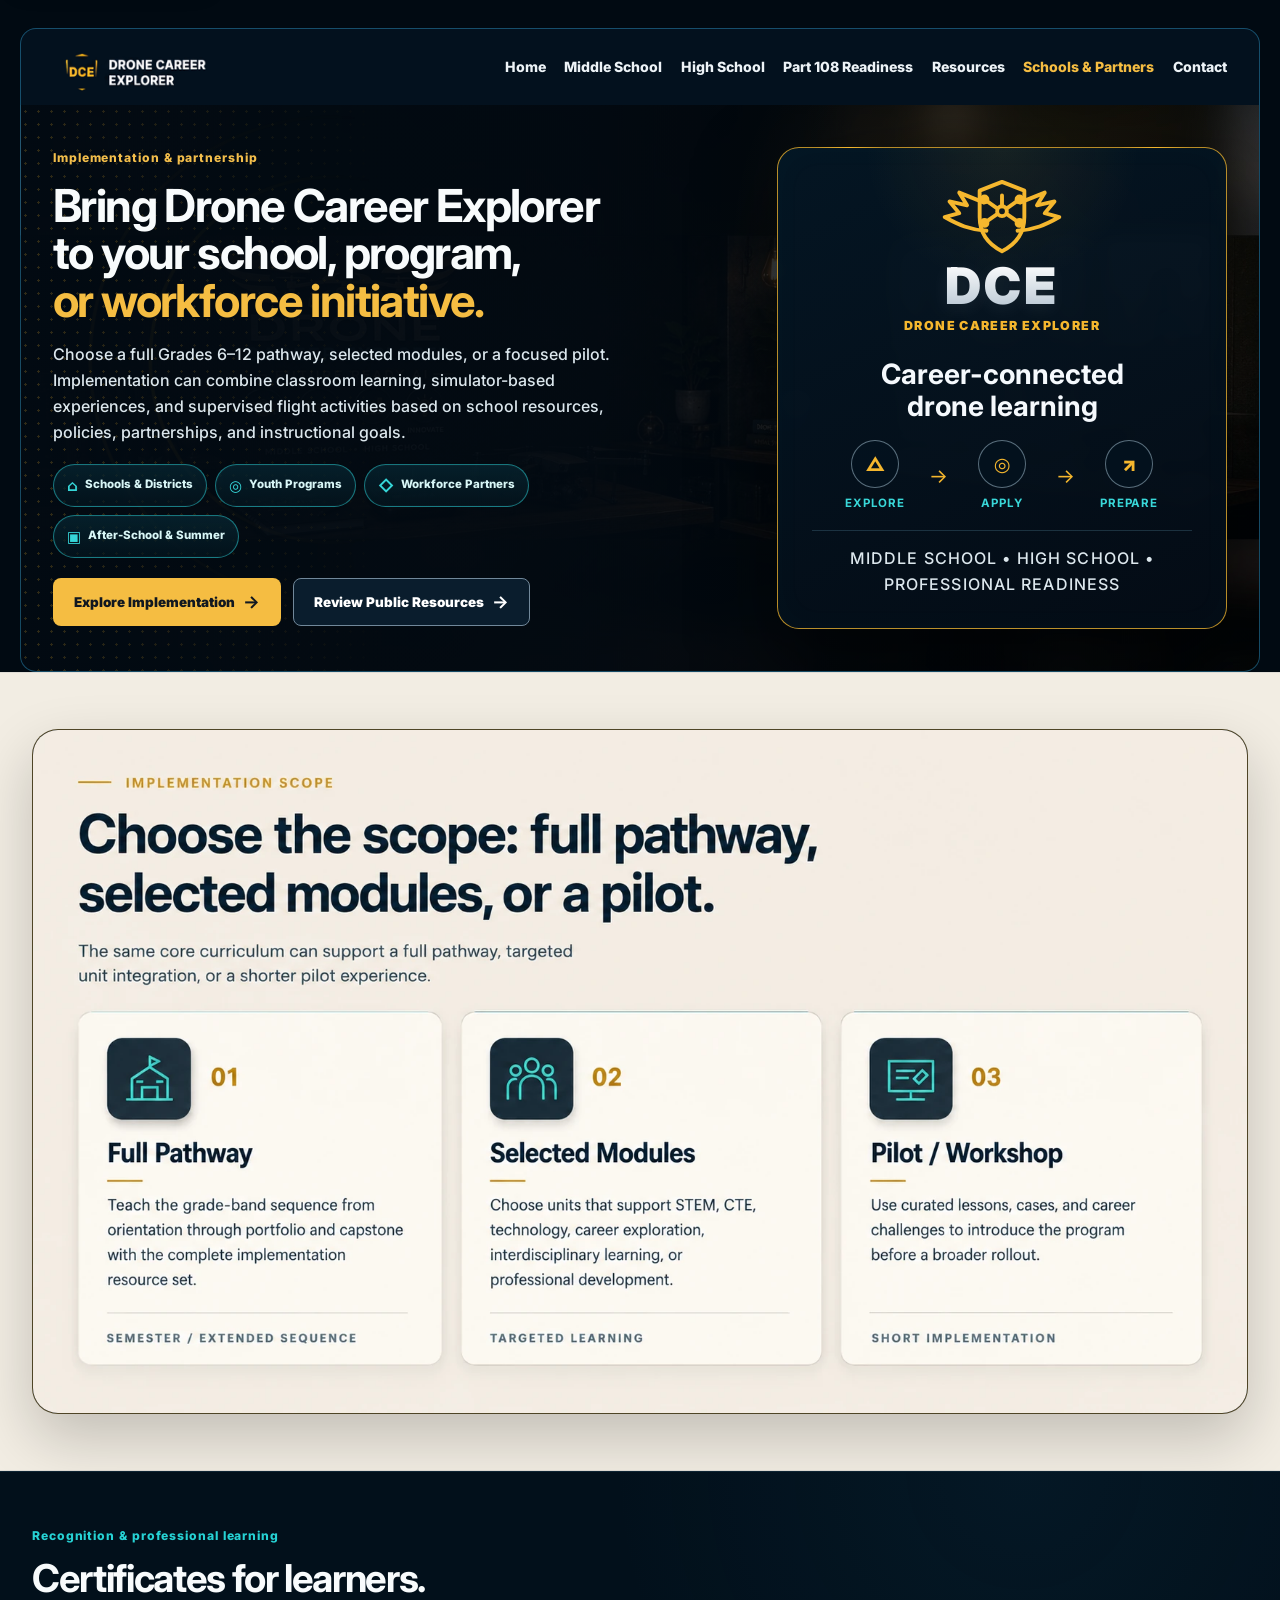
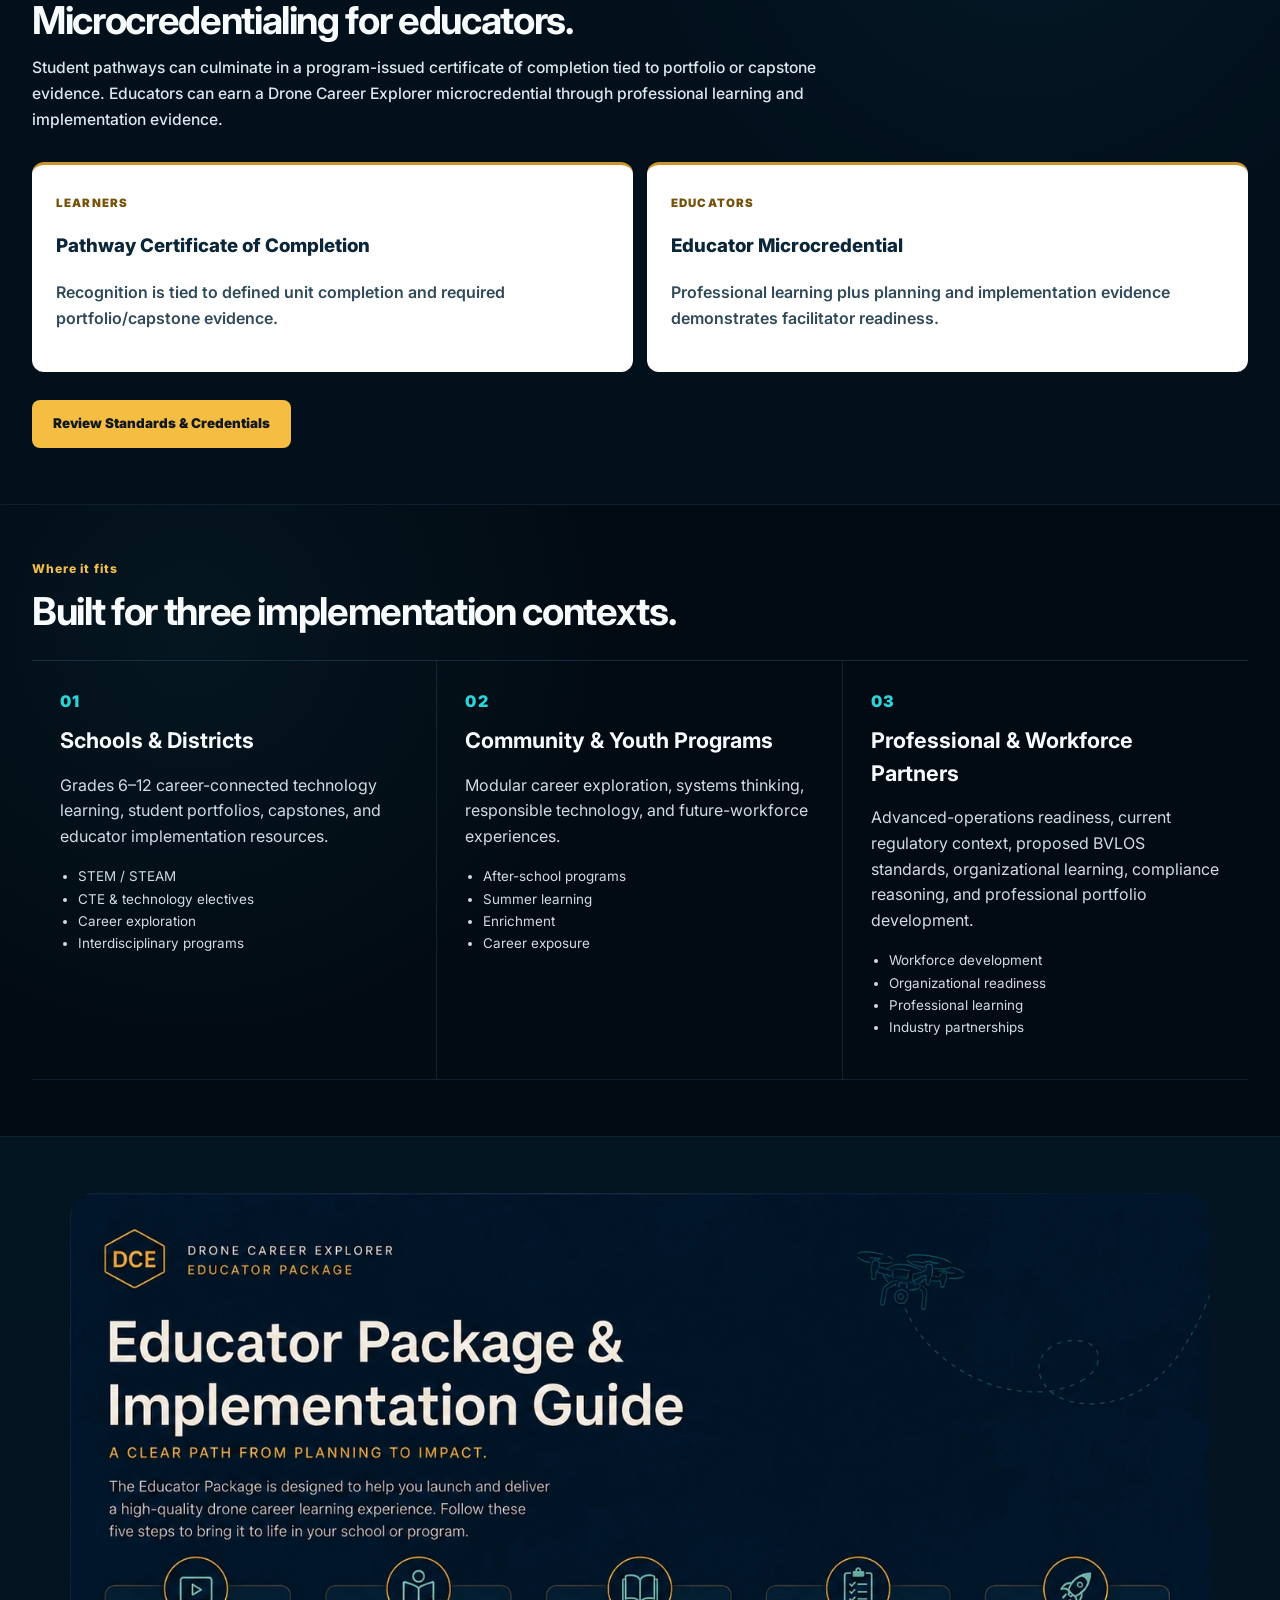
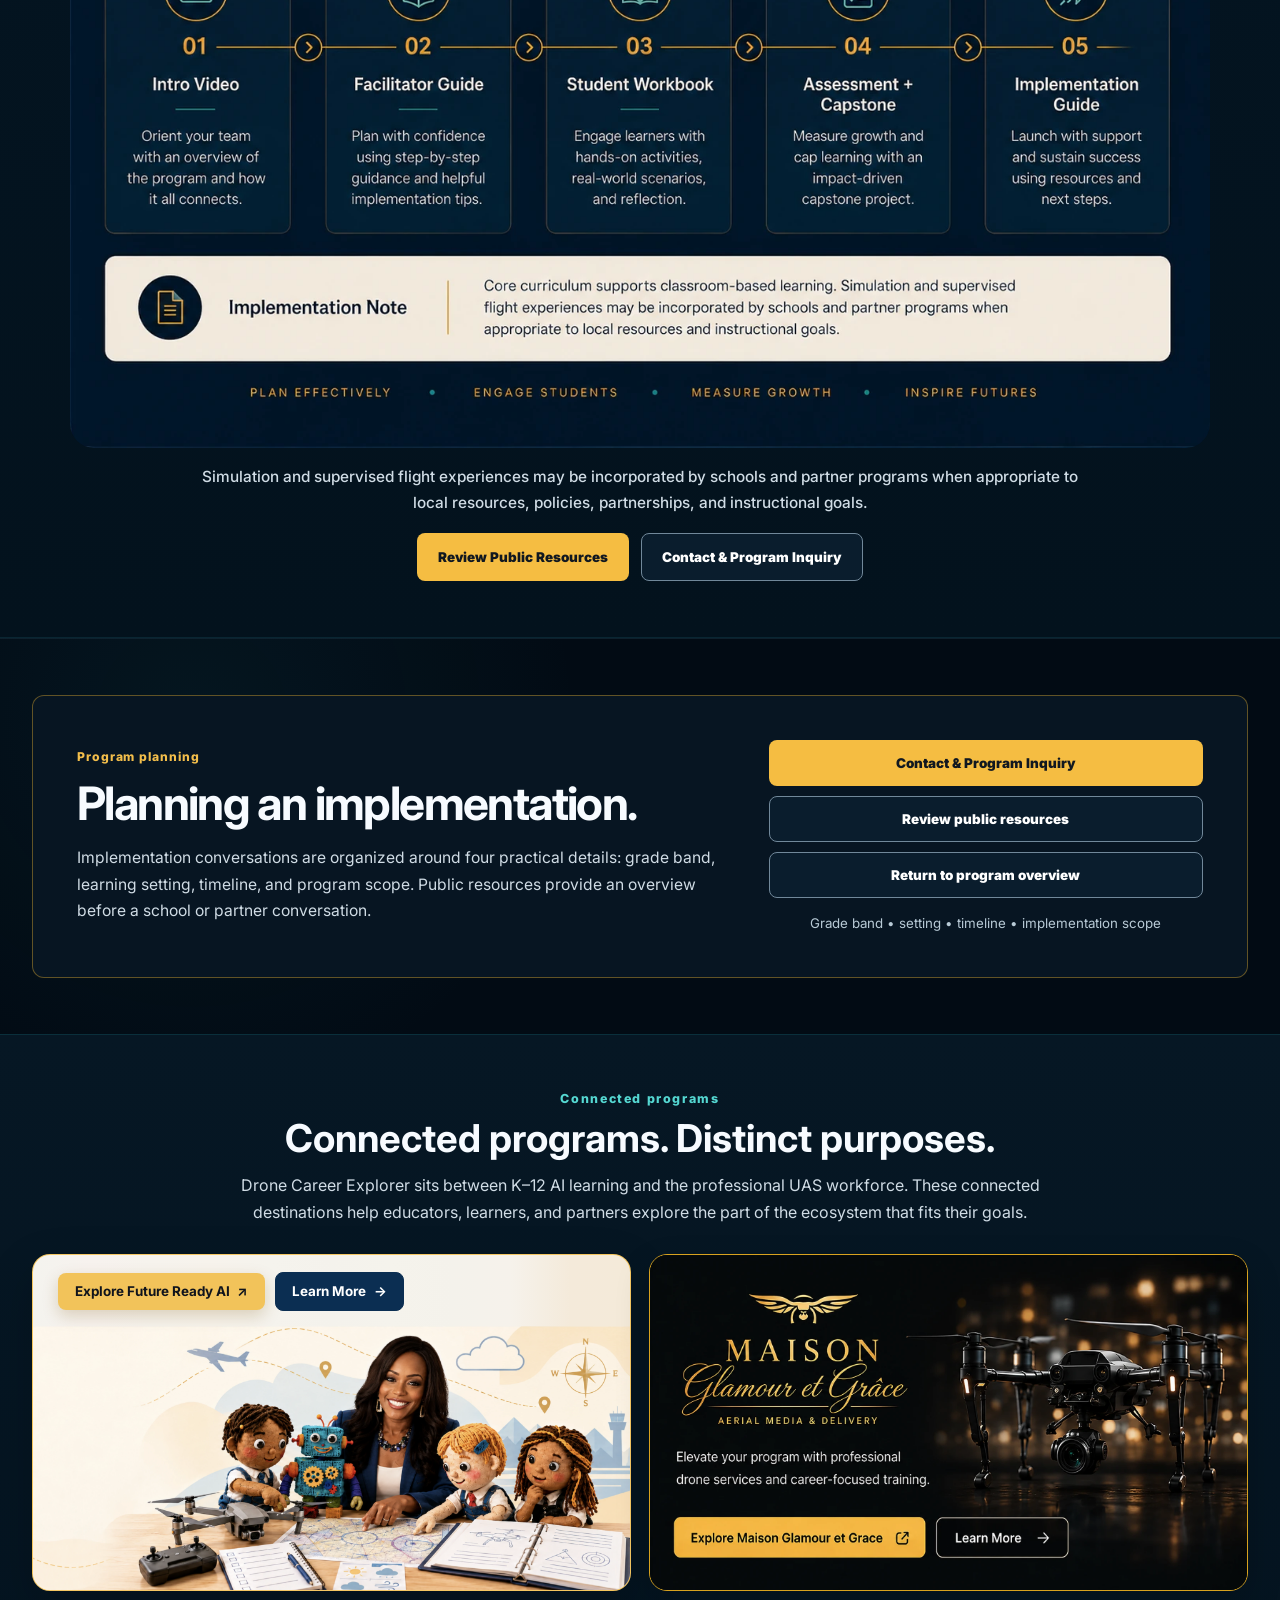
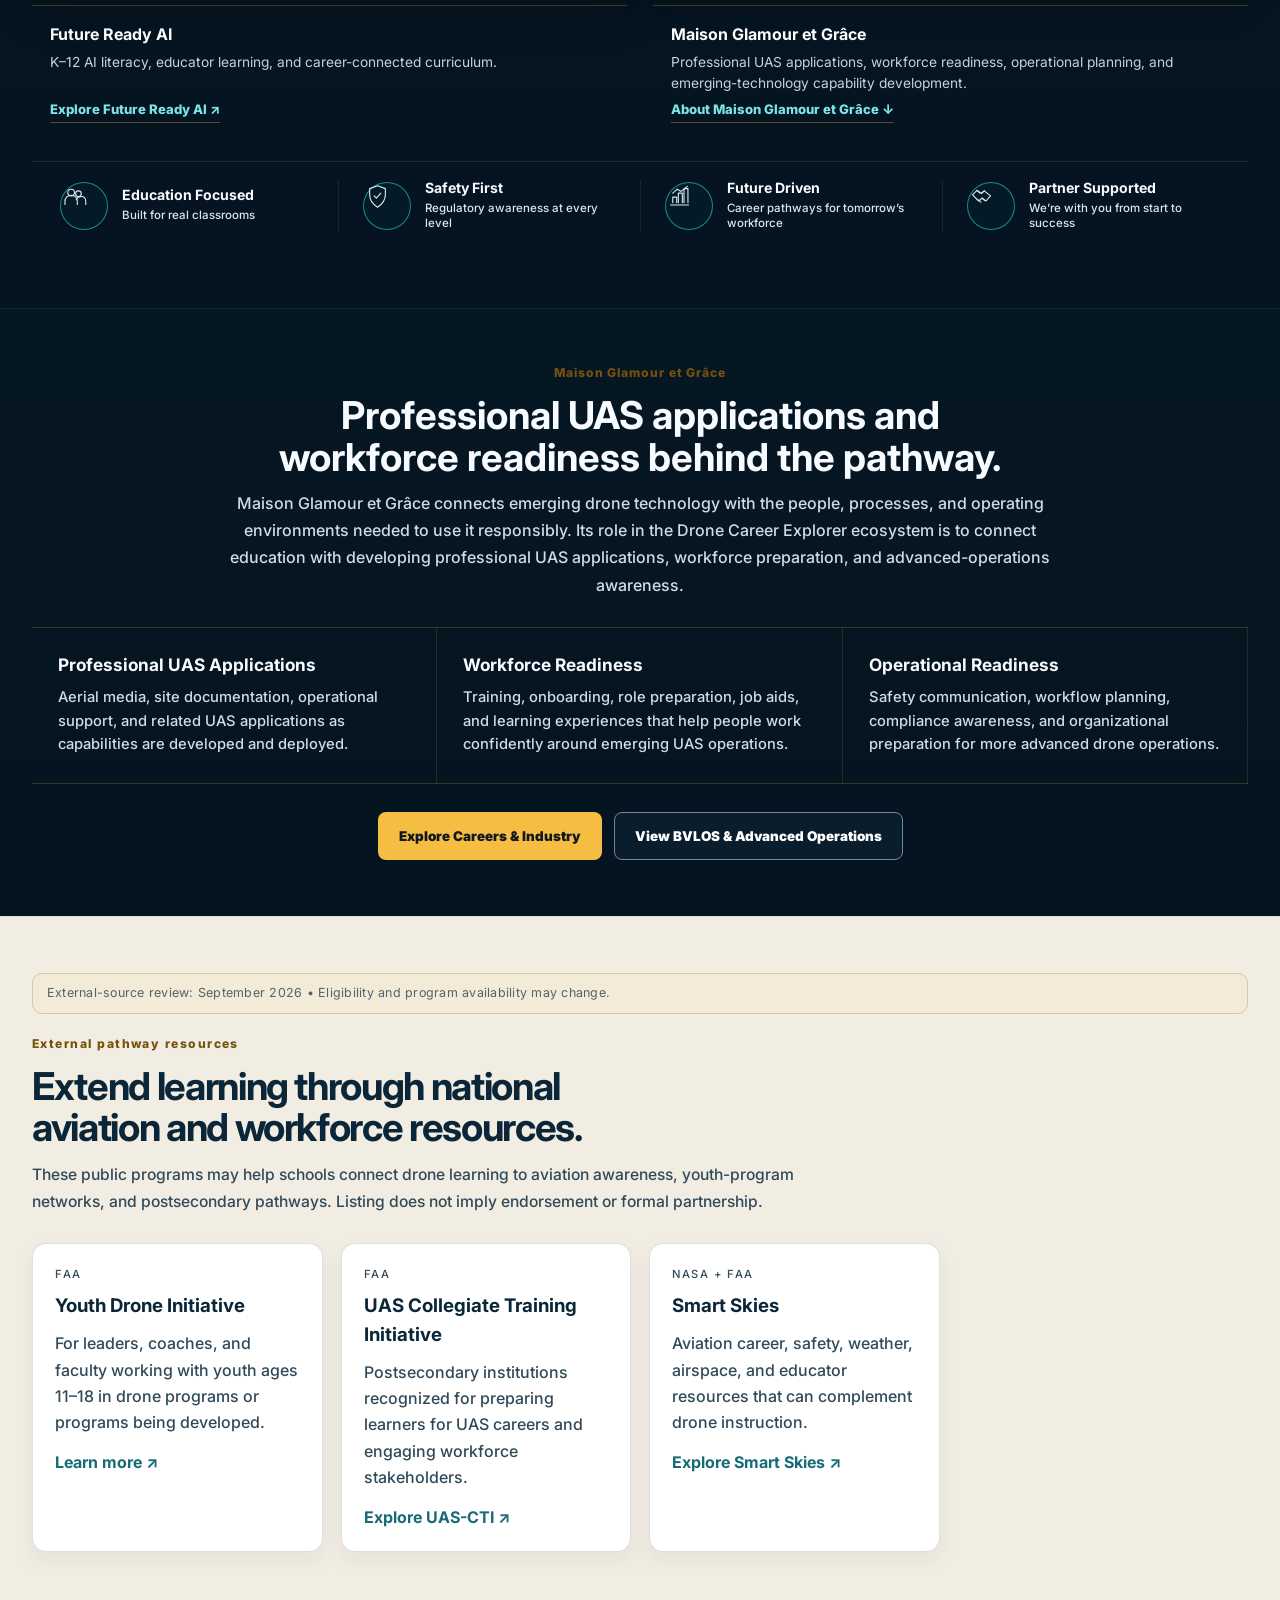
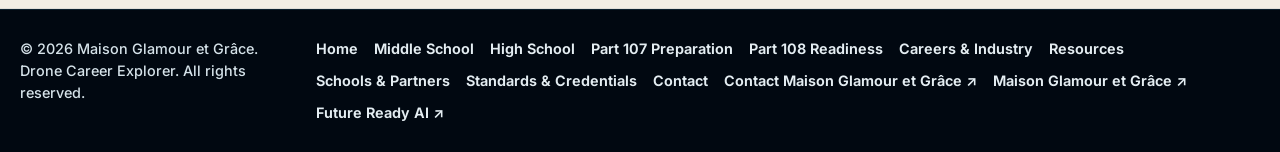
<file: schools-partners.html>
<!DOCTYPE html>

<html lang="en"><head><meta charset="utf-8"/><meta content="width=device-width,initial-scale=1" name="viewport"/><title>Implement Drone Career Explorer | Schools, Youth &amp; Workforce Programs</title><meta content="Implementation options for schools, youth programs, and workforce partners: full pathway, selected modules, or a focused pilot." name="description"/><link rel="preconnect" href="https://fonts.googleapis.com"/><link rel="preconnect" href="https://fonts.gstatic.com" crossorigin=""/><link href="https://fonts.googleapis.com/css2?family=Inter:wght@400;500;600;700;800;900&amp;display=swap" rel="stylesheet"/><link href="styles.css" rel="stylesheet"/><meta content="#04121D" name="theme-color"/><meta content="dark light" name="color-scheme"/><meta content="website" property="og:type"/><meta content="Drone Career Explorer" property="og:site_name"/><meta content="Implement Drone Career Explorer | Schools, Youth &amp; Workforce Programs" property="og:title"/><meta content="Implementation options for schools, youth programs, and workforce partners: full pathway, selected modules, or a focused pilot." property="og:description"/><meta content="assets/drone-career-explorer-hero.png" property="og:image"/><meta content="summary_large_image" name="twitter:card"/><meta content="Implement Drone Career Explorer | Schools, Youth &amp; Workforce Programs" name="twitter:title"/><meta content="Implementation options for schools, youth programs, and workforce partners: full pathway, selected modules, or a focused pilot." name="twitter:description"/><meta content="assets/drone-career-explorer-hero.png" name="twitter:image"/><link href="assets/brand/favicon-32.png" rel="icon" sizes="32x32" type="image/png"/><link href="assets/brand/favicon-180.png" rel="apple-touch-icon" sizes="180x180"/><link href="site.webmanifest" rel="manifest"/></head><body class="continuation-page supporting-page"><a class="skip-link" href="#main-content">Skip to main content</a><header class="site-header premium-header"><div class="container nav"><a aria-label="Drone Career Explorer home" class="brand brand-upgraded" href="index.html"><img alt="Drone Career Explorer" decoding="async" fetchpriority="high" height="61" loading="eager" src="assets/brand/dce-corner-logo-standard.png" width="195"/></a><nav aria-label="Primary navigation" class="nav-links"><a href="index.html">Home</a><a href="middle-school.html">Middle School</a><a href="high-school.html">High School</a><a href="part-108.html">Part 108 Readiness</a><a href="resources.html">Resources</a><a aria-current="page" class="active" href="schools-partners.html">Schools &amp; Partners</a></nav><details class="mobile-menu"><summary>Menu</summary><nav aria-label="Mobile navigation"><a href="index.html">Home</a><a href="middle-school.html">Middle School</a><a href="high-school.html">High School</a><a href="part-107.html">Part 107 Preparation</a><a href="part-108.html">Part 108 Readiness</a><a href="careers-industry.html">Careers &amp; Industry</a><a href="resources.html">Resources</a><a href="schools-partners.html" aria-current="page">Schools &amp; Partners</a><a href="standards-credentials.html">Standards &amp; Credentials</a><a href="contact.html">Contact</a></nav></details></div></header><section class="support-hero schools-support-hero upgraded-partner-hero"><div class="container wide-container support-hero-inner"><div class="partner-hero-copy"><div class="eyebrow">Implementation &amp; partnership</div><h1><span>Bring Drone Career Explorer</span><span>to your school, program,</span><span class="gold-line">or workforce initiative.</span></h1><p>Choose a full Grades 6–12 pathway, selected modules, or a focused pilot. Implementation can combine classroom learning, simulator-based experiences, and supervised flight activities based on school resources, policies, partnerships, and instructional goals.</p><div class="audience-pills upgraded-pills"><span><i>⌂</i>Schools &amp; Districts</span><span><i>◎</i>Youth Programs</span><span><i>◇</i>Workforce Partners</span><span><i>▣</i>After-School &amp; Summer</span></div><div class="action-row hero-actions-polished"><a class="btn btn-primary" href="#implementation">Explore Implementation <b>→</b></a><a class="btn btn-secondary" href="resources.html">Review Public Resources <b>→</b></a></div></div><div class="partner-visual partner-visual-upgraded"><img alt="Drone Career Explorer winged crest" class="partner-crest" decoding="async" loading="lazy" src="assets/brand/dce-crest-mark.svg"/><div class="partner-dce">DCE</div><div class="partner-wordmark">DRONE CAREER EXPLORER</div><h3>Career-connected<br/>drone learning</h3><div class="partner-flow upgraded-flow"><div><span class="flow-icon">△</span><b>EXPLORE</b></div><i>→</i><div><span class="flow-icon">◎</span><b>APPLY</b></div><i>→</i><div><span class="flow-icon">↗</span><b>PREPARE</b></div></div><p>Middle School • High School • Professional Readiness</p></div></div></section>
<main class="continuation-main" id="main-content"><section class="continuation-section publisher-light" id="implementation"><div class="container wide-container"><div class="section-heading sr-only"><div class="eyebrow">Implementation scope</div><h2>Choose the scope: full pathway, selected modules, or a pilot.</h2><p>The same core curriculum can support a full pathway, targeted unit integration, or a shorter pilot experience.</p></div><div class="featured-graphic-wrap"><figure class="featured-graphic-card"><img alt="Implementation scope infographic showing three options: Full Pathway, Selected Modules, and Pilot or Workshop." decoding="async" loading="lazy" src="assets/featured/schools-implementation-scope.webp"/></figure></div></div></section><section class="continuation-section credential-partner-section"><div class="container wide-container"><div class="section-heading compact"><div class="eyebrow">Recognition &amp; professional learning</div><h2>Certificates for learners. Microcredentialing for educators.</h2><p>Student pathways can culminate in a program-issued certificate of completion tied to portfolio or capstone evidence. Educators can earn a Drone Career Explorer microcredential through professional learning and implementation evidence.</p></div><div class="credential-partner-grid"><article><span>LEARNERS</span><h3>Pathway Certificate of Completion</h3><p>Recognition is tied to defined unit completion and required portfolio/capstone evidence.</p></article><article><span>EDUCATORS</span><h3>Educator Microcredential</h3><p>Professional learning plus planning and implementation evidence demonstrates facilitator readiness.</p></article></div><div class="action-row"><a class="btn btn-primary" href="standards-credentials.html">Review Standards &amp; Credentials</a></div></div></section>
<section class="continuation-section darker"><div class="container wide-container"><div class="section-heading compact"><div class="eyebrow">Where it fits</div><h2>Built for three implementation contexts.</h2></div><div class="audience-grid"><article><div class="audience-number">01</div><h3>Schools &amp; Districts</h3><p>Grades 6–12 career-connected technology learning, student portfolios, capstones, and educator implementation resources.</p><ul><li>STEM / STEAM</li><li>CTE &amp; technology electives</li><li>Career exploration</li><li>Interdisciplinary programs</li></ul></article><article><div class="audience-number">02</div><h3>Community &amp; Youth Programs</h3><p>Modular career exploration, systems thinking, responsible technology, and future-workforce experiences.</p><ul><li>After-school programs</li><li>Summer learning</li><li>Enrichment</li><li>Career exposure</li></ul></article><article><div class="audience-number">03</div><h3>Professional &amp; Workforce Partners</h3><p>Advanced-operations readiness, current regulatory context, proposed BVLOS standards, organizational learning, compliance reasoning, and professional portfolio development.</p><ul><li>Workforce development</li><li>Organizational readiness</li><li>Professional learning</li><li>Industry partnerships</li></ul></article></div></div></section>
<section class="continuation-section graphic-showcase-section educator-package-showcase"><div class="container wide-container"><div class="featured-graphic-wrap implementation-featured"><figure class="featured-graphic-card"><img alt="Drone Career Explorer implementation guide showing the educator package sequence from intro video to facilitator guide, student workbook, assessment and capstone, and implementation guide." decoding="async" loading="lazy" src="assets/featured/implementation-guide.webp"/></figure><p class="featured-graphic-note">Simulation and supervised flight experiences may be incorporated by schools and partner programs when appropriate to local resources, policies, partnerships, and instructional goals.</p><div class="action-row featured-graphic-actions"><a class="btn btn-primary" href="resources.html">Review Public Resources</a><a class="btn btn-secondary" href="contact.html">Contact &amp; Program Inquiry</a></div></div><p class="sr-only">Educator package What participating educators receive. 01 Intro Video Orient → 02 Facilitator Guide Plan → 03 Student Workbook Engage → 04 Assessment + Capstone Assess → 05 Implementation Guide Launch IMPLEMENTATION NOTE Core curriculum supports classroom-based learning. Simulation and supervised flight experiences may be incorporated by schools and partner programs when appropriate to local resources, policies, and instructional goals.</p></div></section>
<section class="continuation-section darker" id="contact"><div class="container wide-container"><div class="inquiry-panel"><div><div class="eyebrow">Program planning</div><h2>Planning an implementation.</h2><p>Implementation conversations are organized around four practical details: grade band, learning setting, timeline, and program scope. Public resources provide an overview before a school or partner conversation.</p></div><div class="inquiry-actions"><a class="btn btn-primary" href="contact.html">Contact &amp; Program Inquiry</a><a class="btn btn-secondary" href="resources.html">Review public resources</a><a class="btn btn-secondary" href="index.html">Return to program overview</a><small>Grade band • setting • timeline • implementation scope</small></div></div></div></section><section class="continuation-section source-section partner-showcase-lock"><div class="container wide-container"><div class="brand-context-intro">
<div class="eyebrow">Connected programs</div>
<h2>Connected programs. Distinct purposes.</h2>
<p>Drone Career Explorer sits between K–12 AI learning and the professional UAS workforce. These connected destinations help educators, learners, and partners explore the part of the ecosystem that fits their goals.</p>
</div><div class="source-map brand-destination-map exact-brand-map"><div class="source-node brand-destination future-ready-exact-card future-ready-photo-card" id="future-ready-ai-partner"><img alt="Andrea with the Future Ready AI student puppets and robot at a flight-planning table with a drone, aeronautical map, and workbook" decoding="async" height="1689" loading="lazy" src="assets/brand/future-ready-ai-flight-planning.webp" width="3821"/><div class="fr-card-actions"><a class="fr-btn fr-btn-primary" data-link-key="futureReadyAI" href="https://andreadavisbaptiste82-creator.github.io/future-ready-ai/" rel="noopener noreferrer" target="_blank">Explore Future Ready AI <span aria-hidden="true">↗</span></a><a class="fr-btn fr-btn-secondary" data-link-key="futureReadyAI" href="https://andreadavisbaptiste82-creator.github.io/future-ready-ai/" rel="noopener noreferrer" target="_blank" aria-label="Learn more about Future Ready AI">Learn More <span aria-hidden="true">→</span></a></div></div><div class="source-node brand-destination maison-exact-card" id="maison-glamour-et-grace"><img alt="Maison Glamour et Grâce — Aerial Media &amp; Delivery with professional drone services" decoding="async" height="941" loading="lazy" src="assets/brand/maison-card-final.webp" width="1672"/><a aria-label="Explore Maison Glamour et Grâce" class="maison-hotspot maison-hotspot-primary" data-link-key="maisonSite" href="https://www.maisonglamouretgrace.com/" rel="noopener noreferrer" target="_blank"></a><a aria-label="Learn more about Maison Glamour et Grâce" class="maison-hotspot maison-hotspot-secondary" href="#about-maison"></a></div></div><div aria-label="Connected program descriptions" class="brand-context-captions">
<div class="brand-context-caption"><strong>Future Ready AI</strong><span>K–12 AI literacy, educator learning, and career-connected curriculum.</span><a aria-label="Explore Future Ready AI" class="brand-context-link" data-link-key="futureReadyAI" href="https://andreadavisbaptiste82-creator.github.io/future-ready-ai/">Explore Future Ready AI ↗</a></div>
<div class="brand-context-caption"><strong>Maison Glamour et Grâce</strong><span>Professional UAS applications, workforce readiness, operational planning, and emerging-technology capability development.</span><a aria-label="About Maison Glamour et Grâce" class="brand-context-link maison-context-link" href="#about-maison">About Maison Glamour et Grâce ↓</a></div>
</div><div aria-label="Drone Career Explorer partnership benefits" class="brand-benefit-strip">
<div class="brand-benefit"><span aria-hidden="true" class="brand-benefit-icon"><svg viewbox="0 0 48 48"><circle cx="18" cy="17" r="6"></circle><circle cx="31" cy="19" r="5"></circle><path d="M7 38v-5c0-7 5-11 11-11s11 4 11 11v5M27 29c2-3 5-5 9-5 5 0 8 4 8 9v5"></path></svg></span><div><b>Education Focused</b><span>Built for real classrooms</span></div></div>
<div class="brand-benefit"><span aria-hidden="true" class="brand-benefit-icon"><svg viewbox="0 0 48 48"><path d="M24 5l14 5v11c0 10-6 17-14 22C16 38 10 31 10 21V10l14-5z"></path><path d="M18 23l4 4 8-9"></path></svg></span><div><b>Safety First</b><span>Regulatory awareness at every level</span></div></div>
<div class="brand-benefit"><span aria-hidden="true" class="brand-benefit-icon"><svg viewbox="0 0 48 48"><path d="M8 39h32M12 35V25h7v10M22 35V18h7v17M32 35V10h7v25"></path><path d="M12 18l8-7 7 4 11-9"></path></svg></span><div><b>Future Driven</b><span>Career pathways for tomorrow’s workforce</span></div></div>
<div class="brand-benefit"><span aria-hidden="true" class="brand-benefit-icon"><svg viewbox="0 0 48 48"><path d="M8 21l8-8 7 5 6-4 11 9-8 9-7-5-6 5-11-11z"></path><path d="M16 13l5 5M29 14l-5 5M18 30l5 4M25 27l5 4"></path></svg></span><div><b>Partner Supported</b><span>We’re with you from start to success</span></div></div>
</div></div></section><section class="continuation-section maison-about-section" id="about-maison"><div class="container wide-container"><div class="maison-about-heading"><div class="eyebrow">Maison Glamour et Grâce</div><h2>Professional UAS applications and workforce readiness behind the pathway.</h2><p>Maison Glamour et Grâce connects emerging drone technology with the people, processes, and operating environments needed to use it responsibly. Its role in the Drone Career Explorer ecosystem is to connect education with developing professional UAS applications, workforce preparation, and advanced-operations awareness.</p></div><div class="maison-about-grid"><article class="maison-about-item"><h3>Professional UAS Applications</h3><p>Aerial media, site documentation, operational support, and related UAS applications as capabilities are developed and deployed.</p></article><article class="maison-about-item"><h3>Workforce Readiness</h3><p>Training, onboarding, role preparation, job aids, and learning experiences that help people work confidently around emerging UAS operations.</p></article><article class="maison-about-item"><h3>Operational Readiness</h3><p>Safety communication, workflow planning, compliance awareness, and organizational preparation for more advanced drone operations.</p></article></div><div class="maison-about-actions"><a class="btn btn-primary" href="careers-industry.html">Explore Careers &amp; Industry</a><a class="btn btn-secondary" href="part-108.html">View BVLOS &amp; Advanced Operations</a></div></div></section>
<section class="continuation-section publisher-light" id="external-pathways"><div class="source-date-band">External-source review: September 2026 • Eligibility and program availability may change.</div><div class="container wide-container"><div class="section-heading"><div class="eyebrow">External pathway resources</div><h2>Extend learning through national aviation and workforce resources.</h2><p>These public programs may help schools connect drone learning to aviation awareness, youth-program networks, and postsecondary pathways. Listing does not imply endorsement or formal partnership.</p></div><div class="update-grid"><article><span>FAA</span><h3>Youth Drone Initiative</h3><p>For leaders, coaches, and faculty working with youth ages 11–18 in drone programs or programs being developed.</p><a href="https://www.faa.gov/uas/educationalusers/youth-drone-initiative" rel="noopener noreferrer" target="_blank">Learn more ↗</a></article><article><span>FAA</span><h3>UAS Collegiate Training Initiative</h3><p>Postsecondary institutions recognized for preparing learners for UAS careers and engaging workforce stakeholders.</p><a href="https://www.faa.gov/uas/educational_users/collegiate_training_initiative" rel="noopener noreferrer" target="_blank">Explore UAS-CTI ↗</a></article><article><span>NASA + FAA</span><h3>Smart Skies</h3><p>Aviation career, safety, weather, airspace, and educator resources that can complement drone instruction.</p><a href="https://www.nasa.gov/directorates/armd/smart-skies/" rel="noopener noreferrer" target="_blank">Explore Smart Skies ↗</a></article></div></div></section></main><footer class="site-footer continuation-footer"><div class="container footer-grid"><div>© 2026 Maison Glamour et Grâce. Drone Career Explorer. All rights reserved.</div><nav class="footer-links" aria-label="Footer navigation"><a href="index.html">Home</a><a href="middle-school.html">Middle School</a><a href="high-school.html">High School</a><a href="part-107.html">Part 107 Preparation</a><a href="part-108.html">Part 108 Readiness</a><a href="careers-industry.html">Careers &amp; Industry</a><a href="resources.html">Resources</a><a href="schools-partners.html">Schools &amp; Partners</a><a href="standards-credentials.html">Standards &amp; Credentials</a><a href="contact.html">Contact</a><a data-link-key="maisonContact" href="https://www.maisonglamouretgrace.com/contact" rel="noopener noreferrer" target="_blank">Contact Maison Glamour et Grâce ↗</a><a data-link-key="maisonSite" href="https://www.maisonglamouretgrace.com/" rel="noopener noreferrer" target="_blank">Maison Glamour et Grâce ↗</a><a data-link-key="futureReadyAI" href="https://andreadavisbaptiste82-creator.github.io/future-ready-ai/" rel="noopener noreferrer" target="_blank">Future Ready AI ↗</a></nav></div></footer><script src="site-config.js"></script><script src="shared.js"></script></body></html>
</file>
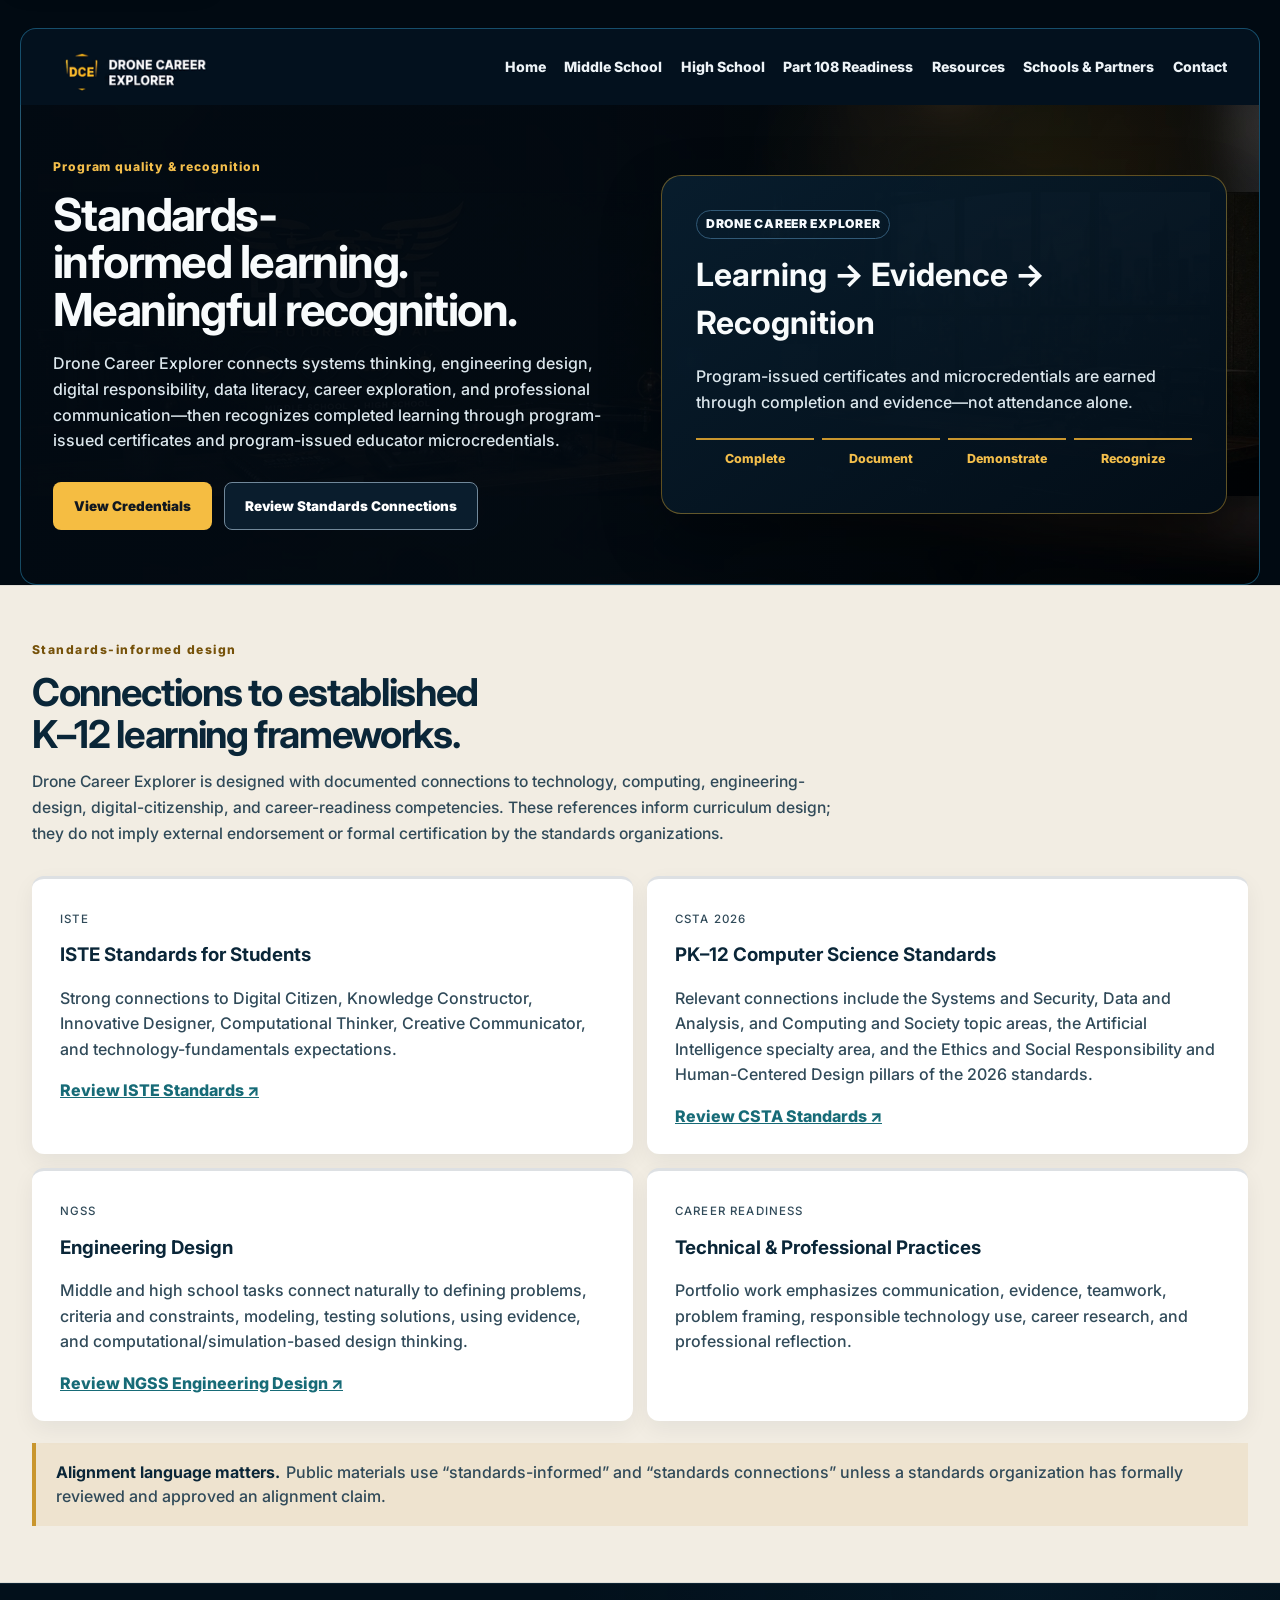
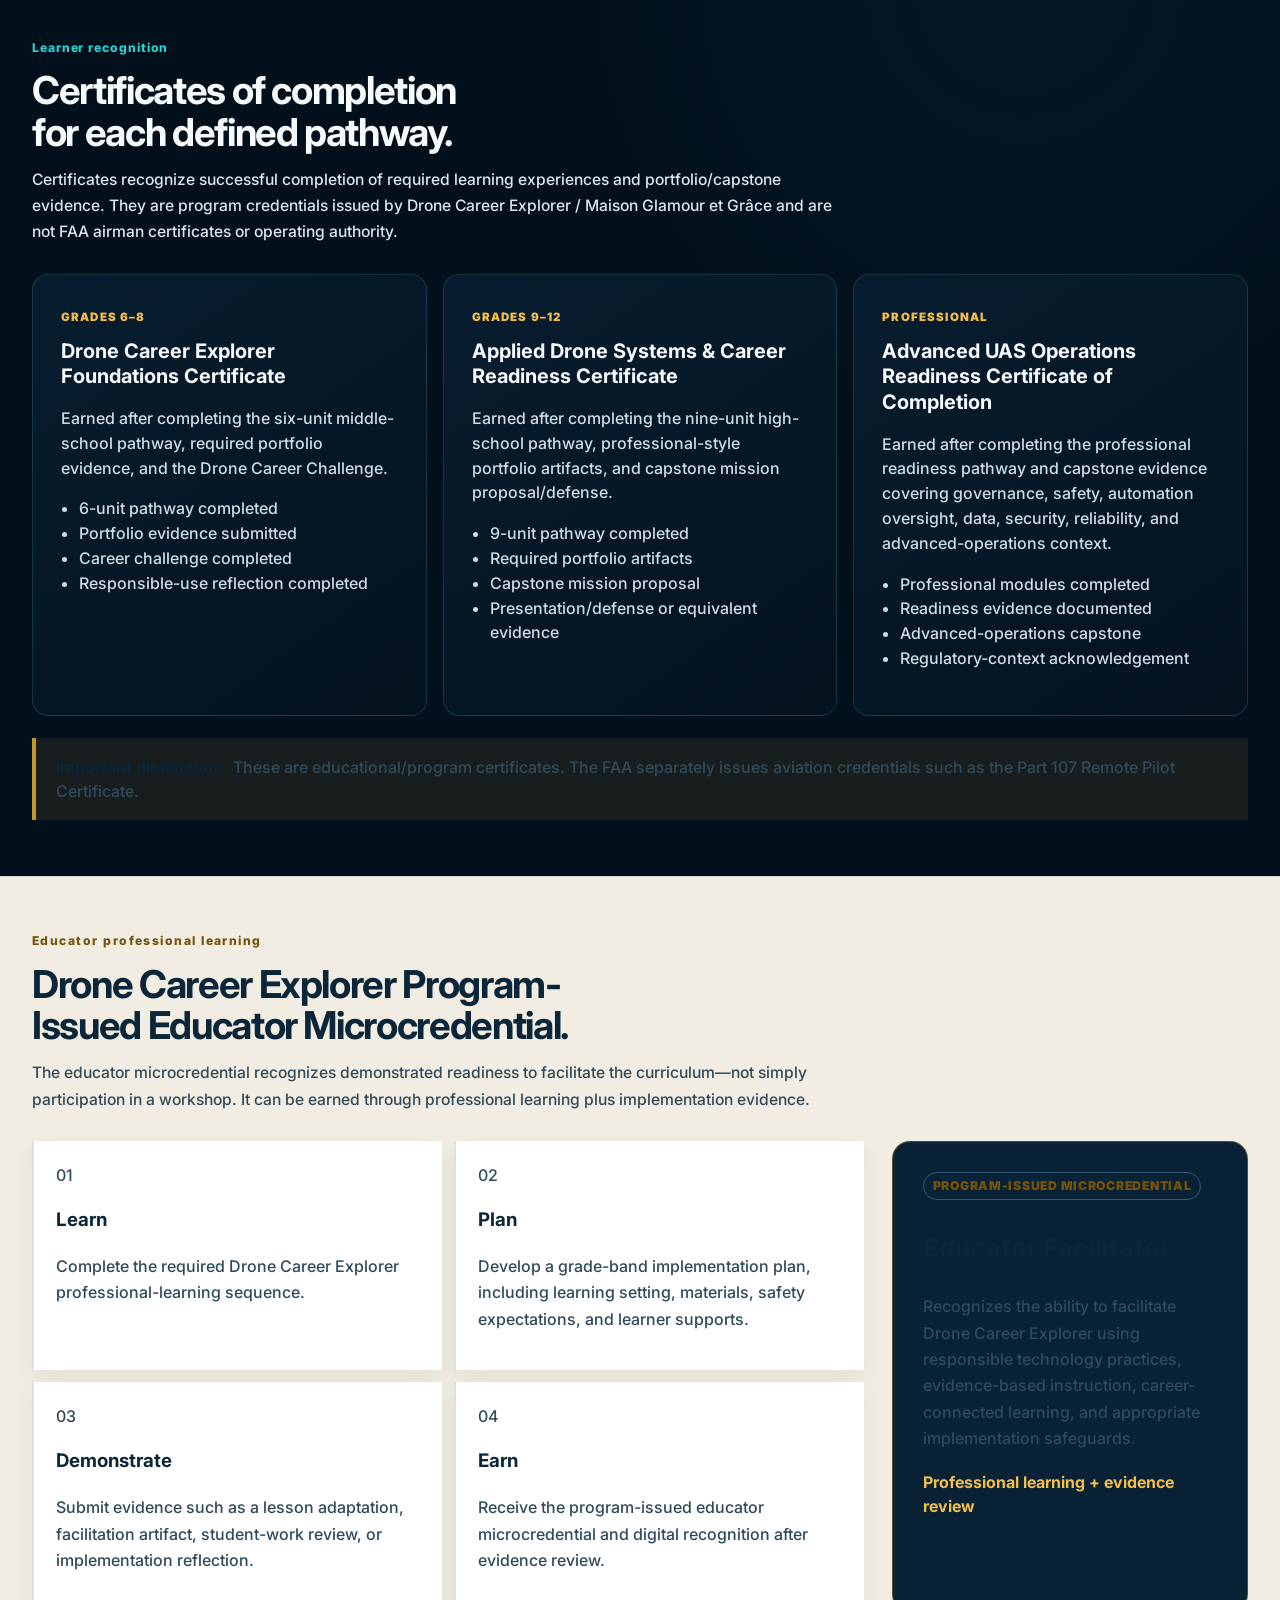
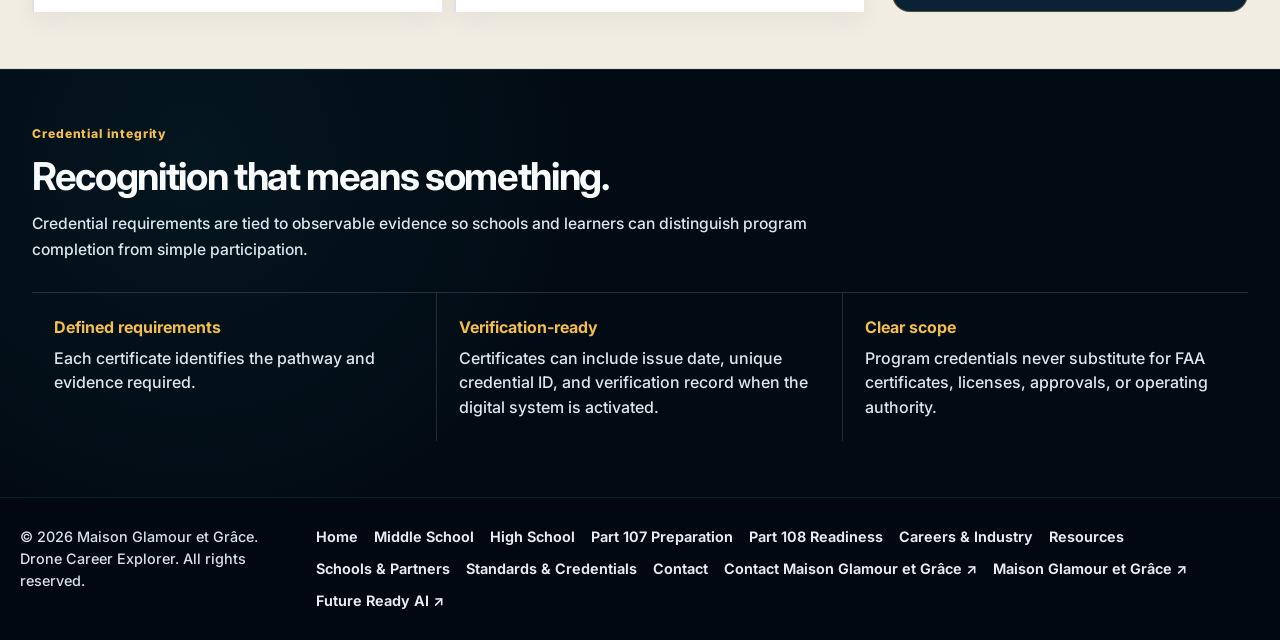
<file: standards-credentials.html>
<!DOCTYPE html>

<html lang="en"><head>
<meta charset="utf-8"/><meta content="width=device-width,initial-scale=1" name="viewport"/>
<title>Standards &amp; Credentials | Drone Career Explorer</title>
<meta content="Standards-informed curriculum connections, student certificates of completion, and a program-issued educator microcredential for Drone Career Explorer." name="description"/>
<link rel="preconnect" href="https://fonts.googleapis.com"/><link rel="preconnect" href="https://fonts.gstatic.com" crossorigin=""/><link href="https://fonts.googleapis.com/css2?family=Inter:wght@400;500;600;700;800;900&amp;display=swap" rel="stylesheet"/><link href="styles.css" rel="stylesheet"/>
<meta content="#04121D" name="theme-color"/><meta content="dark light" name="color-scheme"/>
<meta content="website" property="og:type"/><meta content="Drone Career Explorer" property="og:site_name"/>
<meta content="Standards &amp; Credentials | Drone Career Explorer" property="og:title"/>
<meta content="Standards-informed curriculum connections, student certificates of completion, and a program-issued educator microcredential for Drone Career Explorer." property="og:description"/>
<meta content="assets/drone-career-explorer-hero.png" property="og:image"/>
<meta content="summary_large_image" name="twitter:card"/><meta content="Standards &amp; Credentials | Drone Career Explorer" name="twitter:title"/>
<meta content="Standards-informed curriculum connections, student certificates of completion, and a program-issued educator microcredential for Drone Career Explorer." name="twitter:description"/>
<meta content="assets/drone-career-explorer-hero.png" name="twitter:image"/>
<link href="assets/brand/favicon-32.png" rel="icon" sizes="32x32" type="image/png"/>
<link href="assets/brand/favicon-180.png" rel="apple-touch-icon" sizes="180x180"/><link href="site.webmanifest" rel="manifest"/>
</head><body class="continuation-page supporting-page"><a class="skip-link" href="#main-content">Skip to main content</a>
<header class="site-header premium-header"><div class="container nav"><a aria-label="Drone Career Explorer home" class="brand brand-upgraded" href="index.html"><img alt="Drone Career Explorer" height="61" src="assets/brand/dce-corner-logo-standard.png" width="195"/></a><nav aria-label="Primary navigation" class="nav-links"><a href="index.html">Home</a><a href="middle-school.html">Middle School</a><a href="high-school.html">High School</a><a href="part-108.html">Part 108 Readiness</a><a href="resources.html">Resources</a><a href="schools-partners.html">Schools &amp; Partners</a></nav><details class="mobile-menu"><summary>Menu</summary><nav aria-label="Mobile navigation"><a href="index.html">Home</a><a href="middle-school.html">Middle School</a><a href="high-school.html">High School</a><a href="part-107.html">Part 107 Preparation</a><a href="part-108.html">Part 108 Readiness</a><a href="careers-industry.html">Careers &amp; Industry</a><a href="resources.html">Resources</a><a href="schools-partners.html">Schools &amp; Partners</a><a href="standards-credentials.html" aria-current="page">Standards &amp; Credentials</a><a href="contact.html">Contact</a></nav></details></div></header>
<section class="support-hero standards-support-hero"><div class="container wide-container support-hero-inner"><div><div class="eyebrow">Program quality &amp; recognition</div><h1>Standards-informed learning. Meaningful recognition.</h1><p>Drone Career Explorer connects systems thinking, engineering design, digital responsibility, data literacy, career exploration, and professional communication—then recognizes completed learning through program-issued certificates and program-issued educator microcredentials.</p><div class="action-row"><a class="btn btn-primary" href="#credentials">View Credentials</a><a class="btn btn-secondary" href="#standards">Review Standards Connections</a></div></div><div class="credential-hero-panel"><span class="mini-tag">Drone Career Explorer</span><h2>Learning → Evidence → Recognition</h2><p>Program-issued certificates and microcredentials are earned through completion and evidence—not attendance alone.</p><div class="credential-hero-steps"><span>Complete</span><span>Document</span><span>Demonstrate</span><span>Recognize</span></div></div></div></section>
<main class="continuation-main" id="main-content">
<section class="continuation-section publisher-light" id="standards"><div class="container wide-container"><div class="section-heading"><div class="eyebrow">Standards-informed design</div><h2>Connections to established K–12 learning frameworks.</h2><p>Drone Career Explorer is designed with documented connections to technology, computing, engineering-design, digital-citizenship, and career-readiness competencies. These references inform curriculum design; they do not imply external endorsement or formal certification by the standards organizations.</p></div>
<div class="standards-grid">
<article><span>ISTE</span><h3>ISTE Standards for Students</h3><p>Strong connections to Digital Citizen, Knowledge Constructor, Innovative Designer, Computational Thinker, Creative Communicator, and technology-fundamentals expectations.</p><a href="https://iste.org/standards/students" rel="noopener noreferrer" target="_blank">Review ISTE Standards ↗</a></article>
<article><span>CSTA 2026</span><h3>PK–12 Computer Science Standards</h3><p>Relevant connections include the Systems and Security, Data and Analysis, and Computing and Society topic areas, the Artificial Intelligence specialty area, and the Ethics and Social Responsibility and Human-Centered Design pillars of the 2026 standards.</p><a href="https://csteachers.org/pk12standards/" rel="noopener noreferrer" target="_blank">Review CSTA Standards ↗</a></article>
<article><span>NGSS</span><h3>Engineering Design</h3><p>Middle and high school tasks connect naturally to defining problems, criteria and constraints, modeling, testing solutions, using evidence, and computational/simulation-based design thinking.</p><a href="https://www.nextgenscience.org/topic-arrangement/hsengineering-design" rel="noopener noreferrer" target="_blank">Review NGSS Engineering Design ↗</a></article>
<article><span>CAREER READINESS</span><h3>Technical &amp; Professional Practices</h3><p>Portfolio work emphasizes communication, evidence, teamwork, problem framing, responsible technology use, career research, and professional reflection.</p></article>
</div>
<div class="standards-note"><b>Alignment language matters.</b><span>Public materials use “standards-informed” and “standards connections” unless a standards organization has formally reviewed and approved an alignment claim.</span></div>
</div></section>
<section class="continuation-section" id="credentials"><div class="container wide-container"><div class="section-heading"><div class="eyebrow">Learner recognition</div><h2>Certificates of completion for each defined pathway.</h2><p>Certificates recognize successful completion of required learning experiences and portfolio/capstone evidence. They are program credentials issued by Drone Career Explorer / Maison Glamour et Grâce and are not FAA airman certificates or operating authority.</p></div>
<div class="credential-pathway-grid">
<article><span class="credential-level">Grades 6–8</span><h3>Drone Career Explorer Foundations Certificate</h3><p>Earned after completing the six-unit middle-school pathway, required portfolio evidence, and the Drone Career Challenge.</p><ul><li>6-unit pathway completed</li><li>Portfolio evidence submitted</li><li>Career challenge completed</li><li>Responsible-use reflection completed</li></ul></article>
<article><span class="credential-level">Grades 9–12</span><h3>Applied Drone Systems &amp; Career Readiness Certificate</h3><p>Earned after completing the nine-unit high-school pathway, professional-style portfolio artifacts, and capstone mission proposal/defense.</p><ul><li>9-unit pathway completed</li><li>Required portfolio artifacts</li><li>Capstone mission proposal</li><li>Presentation/defense or equivalent evidence</li></ul></article>
<article><span class="credential-level">Professional</span><h3>Advanced UAS Operations Readiness Certificate of Completion</h3><p>Earned after completing the professional readiness pathway and capstone evidence covering governance, safety, automation oversight, data, security, reliability, and advanced-operations context.</p><ul><li>Professional modules completed</li><li>Readiness evidence documented</li><li>Advanced-operations capstone</li><li>Regulatory-context acknowledgement</li></ul></article>
</div>
<div class="credential-disclaimer"><b>Important distinction:</b> These are educational/program certificates. The FAA separately issues aviation credentials such as the Part 107 Remote Pilot Certificate.</div>
</div></section>
<section class="continuation-section publisher-light" id="educator-microcredential"><div class="container wide-container"><div class="section-heading"><div class="eyebrow">Educator professional learning</div><h2>Drone Career Explorer Program-Issued Educator Microcredential.</h2><p>The educator microcredential recognizes demonstrated readiness to facilitate the curriculum—not simply participation in a workshop. It can be earned through professional learning plus implementation evidence.</p></div>
<div class="microcredential-layout"><div class="microcredential-steps"><article><span>01</span><h3>Learn</h3><p>Complete the required Drone Career Explorer professional-learning sequence.</p></article><article><span>02</span><h3>Plan</h3><p>Develop a grade-band implementation plan, including learning setting, materials, safety expectations, and learner supports.</p></article><article><span>03</span><h3>Demonstrate</h3><p>Submit evidence such as a lesson adaptation, facilitation artifact, student-work review, or implementation reflection.</p></article><article><span>04</span><h3>Earn</h3><p>Receive the program-issued educator microcredential and digital recognition after evidence review.</p></article></div>
<div class="microcredential-panel"><span class="mini-tag">Program-issued microcredential</span><h3>Educator Facilitator</h3><p>Recognizes the ability to facilitate Drone Career Explorer using responsible technology practices, evidence-based instruction, career-connected learning, and appropriate implementation safeguards.</p><b>Professional learning + evidence review</b></div></div>
</div></section>
<section class="continuation-section darker"><div class="container wide-container"><div class="section-heading compact"><div class="eyebrow">Credential integrity</div><h2>Recognition that means something.</h2><p>Credential requirements are tied to observable evidence so schools and learners can distinguish program completion from simple participation.</p></div><div class="credential-integrity-grid"><article><b>Defined requirements</b><span>Each certificate identifies the pathway and evidence required.</span></article><article><b>Verification-ready</b><span>Certificates can include issue date, unique credential ID, and verification record when the digital system is activated.</span></article><article><b>Clear scope</b><span>Program credentials never substitute for FAA certificates, licenses, approvals, or operating authority.</span></article></div></div></section>
</main>
<footer class="site-footer continuation-footer"><div class="container footer-grid"><div>© 2026 Maison Glamour et Grâce. Drone Career Explorer. All rights reserved.</div><nav class="footer-links" aria-label="Footer navigation"><a href="index.html">Home</a><a href="middle-school.html">Middle School</a><a href="high-school.html">High School</a><a href="part-107.html">Part 107 Preparation</a><a href="part-108.html">Part 108 Readiness</a><a href="careers-industry.html">Careers &amp; Industry</a><a href="resources.html">Resources</a><a href="schools-partners.html">Schools &amp; Partners</a><a href="standards-credentials.html">Standards &amp; Credentials</a><a href="contact.html">Contact</a><a data-link-key="maisonContact" href="https://www.maisonglamouretgrace.com/contact" rel="noopener noreferrer" target="_blank">Contact Maison Glamour et Grâce ↗</a><a data-link-key="maisonSite" href="https://www.maisonglamouretgrace.com/" rel="noopener noreferrer" target="_blank">Maison Glamour et Grâce ↗</a><a data-link-key="futureReadyAI" href="https://andreadavisbaptiste82-creator.github.io/future-ready-ai/" rel="noopener noreferrer" target="_blank">Future Ready AI ↗</a></nav></div></footer><script src="site-config.js"></script><script src="shared.js"></script></body></html>
</file>
<file: styles.css>
:root{
  --ink:#f7fbff; --muted:#aebfd0; --navy:#03101e; --navy2:#06172a; --navy3:#08243a;
  --panel:#071a2d; --line:#214969; --gold:#f5b72e; --teal:#26d2d4; --blue:#3a8fe8;
  --purple:#a467cf; --pink:#e64683; --green:#77c84a; --orange:#f47c20; --amber:#e0ab21; --lime:#b3ce24;
  --shadow:0 26px 60px rgba(0,0,0,.34); --radius:22px;
}
*{box-sizing:border-box} html{scroll-behavior:smooth} body{margin:0;background:#020b15;color:var(--ink);font-family:Inter,ui-sans-serif,system-ui,-apple-system,BlinkMacSystemFont,"Segoe UI",sans-serif;line-height:1.52} img{max-width:100%;display:block} a{color:inherit}.container{width:min(1240px,calc(100% - 40px));margin-inline:auto}
.site-header{position:sticky;top:0;z-index:50;background:rgba(3,14,27,.94);backdrop-filter:blur(18px);border-bottom:1px solid rgba(84,149,190,.24)}
.nav{min-height:66px;display:flex;align-items:center;justify-content:space-between;gap:22px}.brand{display:flex;align-items:center;gap:10px;text-decoration:none;color:#fff;font-weight:850;letter-spacing:.02em;font-size:.9rem}.brand-mark{width:34px;height:38px;display:grid;place-items:center;color:var(--gold);border:2px solid var(--gold);clip-path:polygon(50% 0,100% 18%,90% 78%,50% 100%,10% 78%,0 18%);font-weight:900;font-size:.72rem}.nav-links{display:flex;gap:25px;align-items:center}.nav-links a{text-decoration:none;color:#d8e6f1;font-size:.82rem;font-weight:800}.nav-links a:hover,.nav-links a.active{color:var(--gold)}.parent-links{display:flex;gap:8px}.parent-link{font-size:.72rem;font-weight:800;text-decoration:none;border:1px solid rgba(255,255,255,.16);border-radius:999px;padding:7px 10px;color:#eef7ff}
.preview-hero{position:relative;overflow:hidden;min-height:690px;border-bottom:1px solid rgba(66,134,176,.26);background:#04111f}.preview-hero::before{content:"";position:absolute;inset:0;background:linear-gradient(90deg,rgba(2,10,19,.96) 0%,rgba(2,10,19,.88) 36%,rgba(2,10,19,.37) 66%,rgba(2,10,19,.7) 100%);z-index:1}.home-hero{background-image:url('assets/studio-hero-bg.jpg');background-size:cover;background-position:center}.home-hero::after{content:"";position:absolute;inset:0;background-image:linear-gradient(rgba(36,210,212,.045) 1px,transparent 1px),linear-gradient(90deg,rgba(36,210,212,.045) 1px,transparent 1px);background-size:38px 38px;opacity:.5;z-index:1}.hero-inner{position:relative;z-index:2;min-height:690px;display:grid;grid-template-columns:.86fr 1.14fr;gap:48px;align-items:center;padding:54px 0 46px}.hero-copy{max-width:610px}.eyebrow,.kicker{font-size:.72rem;text-transform:uppercase;letter-spacing:.2em;font-weight:900;color:var(--teal);margin-bottom:14px}.eyebrow.gold,.kicker.gold{color:var(--gold)}.hero-copy h1{font-size:clamp(2.7rem,5.2vw,5rem);line-height:.98;letter-spacing:-.045em;margin:0 0 18px;max-width:660px}.hero-copy p{font-size:1rem;color:#c7d5df;max-width:650px;margin:0 0 18px}.hero-actions{display:flex;gap:12px;flex-wrap:wrap;margin-top:24px}.btn{display:inline-flex;align-items:center;justify-content:center;min-height:46px;padding:0 18px;border-radius:8px;text-decoration:none;font-weight:900;font-size:.84rem;border:1px solid transparent;transition:.2s}.btn-primary{background:var(--gold);color:#10151b}.btn-primary:hover{transform:translateY(-1px);filter:brightness(1.04)}.btn-secondary,.btn-outline{border-color:#476079;background:rgba(4,18,32,.72);color:#fff}.btn-purple{background:#8d55b3;color:white}.hero-footline{display:flex;align-items:center;gap:14px;flex-wrap:wrap;margin-top:34px;padding-top:22px;border-top:1px solid rgba(70,130,169,.3);font-size:.72rem;letter-spacing:.13em;text-transform:uppercase;color:#6de1e3;font-weight:850}.hero-visual{position:relative;min-height:510px;display:flex;align-items:center;justify-content:center}.home-visual{align-items:flex-end}.hero-board{position:absolute;right:4%;top:8%;width:48%;min-height:190px;border:1px solid #2d6689;border-radius:18px;background:rgba(3,21,37,.84);box-shadow:var(--shadow);padding:22px;text-align:center;display:flex;align-items:center;justify-content:center;color:#54d9df;font-weight:900;letter-spacing:.08em;line-height:1.55}.hero-board strong{color:#f4bf45}.book-stack{position:absolute;bottom:6%;left:6%;right:0;height:320px}.book-card{position:absolute;width:180px;aspect-ratio:.74;border-radius:10px;overflow:hidden;box-shadow:0 25px 50px rgba(0,0,0,.56);border:1px solid rgba(255,255,255,.18);background:#071a2d}.book-card img{width:100%;height:100%;object-fit:cover}.book-card.middle{left:29%;bottom:0;transform:rotate(-3deg)}.book-card.pro{left:58%;bottom:24px;width:210px;aspect-ratio:.82;background:#071a2d;border-color:#6e597c;padding:14px;transform:rotate(4deg)}.mini-grid{display:grid;grid-template-columns:repeat(3,1fr);gap:8px;margin-top:10px}.mini-chip{height:56px;border:1px solid #2b5774;border-radius:7px;display:grid;place-items:center;text-align:center;font-size:.55rem;color:#d9e8f4;padding:4px}.mini-chip:nth-child(1),.mini-chip:nth-child(4){color:#35d2d4}.mini-chip:nth-child(2),.mini-chip:nth-child(5){color:#a8d453}.mini-chip:nth-child(3),.mini-chip:nth-child(6){color:#bd7cde}
.learning-strip{display:grid;grid-template-columns:repeat(5,1fr);gap:15px;margin-top:30px}.learning-item{display:grid;grid-template-columns:38px 1fr;gap:8px;align-items:center;color:#fff}.learning-icon{width:35px;height:35px;border:1px solid var(--gold);border-radius:50%;display:grid;place-items:center;color:var(--gold);font-size:1.05rem}.learning-item b{font-size:.72rem;text-transform:uppercase;letter-spacing:.08em}.learning-item small{display:block;color:#9eb1c0;font-size:.68rem}
.path-hero{min-height:620px;background:#031321}.path-hero::before{background:radial-gradient(circle at 82% 28%,rgba(20,115,122,.36),transparent 33%),linear-gradient(90deg,#031321 0%,#051729 42%,rgba(4,26,43,.92) 100%)}.path-hero .hero-inner{min-height:620px;grid-template-columns:.78fr 1.22fr}.path-hero .hero-copy h1{font-size:clamp(2.55rem,4.8vw,4.5rem)}.middle-path{border-color:#158f92}.high-path{border-color:#276eaf}.pro-path{border-color:#67427e;background:#090b17}.pro-path::before{background:radial-gradient(circle at 82% 28%,rgba(116,65,137,.26),transparent 34%),linear-gradient(90deg,#080a15 0%,#0b0d1b 45%,#060a13 100%)}
.video-workbook-wrap{position:relative;width:100%;height:430px}.video-card{position:absolute;right:0;top:46px;width:72%;border:1px solid #34627e;border-radius:16px;overflow:hidden;box-shadow:var(--shadow);background:#020a12}.video-card video{display:block;width:100%;aspect-ratio:16/9;object-fit:cover;background:#020a12}.video-card:after{content:"";position:absolute;inset:0;pointer-events:none;box-shadow:inset 0 0 0 1px rgba(255,255,255,.02)}.workbook-float{position:absolute;left:0;top:0;width:30%;max-height:405px;overflow:hidden;border-radius:14px;box-shadow:0 28px 50px rgba(0,0,0,.55);transform:rotate(-5deg);border:1px solid rgba(255,255,255,.2);z-index:3}.workbook-float img{width:100%;height:405px;object-fit:cover}.high-path .workbook-float{width:28%;transform:rotate(-4deg)}.high-path .video-card{width:69%;right:1%;top:40px}.feature-row{position:absolute;left:29%;right:0;bottom:-5px;display:grid;grid-template-columns:repeat(4,1fr);gap:8px}.feature-card{min-height:98px;border:1px solid #28516c;border-radius:9px;background:rgba(5,24,40,.92);padding:12px}.feature-card h3{font-size:.67rem;margin:0 0 7px;text-transform:uppercase;letter-spacing:.04em;color:#dff9ff}.feature-card p{margin:0;font-size:.61rem;line-height:1.35;color:#a8bdca}.feature-card .mini-icon{color:var(--teal);margin-bottom:5px}.high-path .feature-card .mini-icon{color:#6eb9ff}
.pro-layout{position:relative;width:100%;height:450px;display:grid;grid-template-columns:1fr;align-items:center}.p108-panel{border:1px solid #74518b;background:rgba(8,10,22,.82);border-radius:16px;padding:18px;box-shadow:var(--shadow)}.p108-panel h2{text-align:center;letter-spacing:.1em;font-size:1.1rem;margin:0 0 4px}.p108-panel .sub{text-align:center;color:#57cfe1;text-transform:uppercase;letter-spacing:.12em;font-size:.7rem;margin-bottom:14px}.p108-grid{display:grid;grid-template-columns:repeat(4,1fr);gap:8px}.p108-card{position:relative;min-height:146px;border-radius:10px;overflow:hidden;border:1px solid #593c6d;background:#071321}.p108-card img{width:100%;height:100%;object-fit:cover}.p108-card span{position:absolute;inset:auto 7px 7px 7px;background:rgba(2,8,15,.72);backdrop-filter:blur(4px);font-size:.57rem;text-transform:uppercase;letter-spacing:.04em;font-weight:900;padding:5px 6px;border-radius:5px;text-align:center}.status-box{margin-top:12px;border:1px solid #9c6e25;background:rgba(31,22,8,.75);border-radius:10px;padding:10px 13px;font-size:.7rem;color:#d8c8ab}.status-box strong{color:var(--gold)}.pro-feature-row{display:grid;grid-template-columns:repeat(5,1fr);gap:8px;margin-top:12px}.pro-feature{border:1px solid #2b445d;border-radius:8px;background:#080f1b;padding:10px;font-size:.6rem;color:#a9b9c7}.pro-feature b{display:block;color:#eef4fa;text-transform:uppercase;font-size:.6rem;margin-bottom:4px}
.section{padding:68px 0;background:#04111f;border-top:1px solid rgba(48,96,127,.18)}.section.alt{background:#06182a}.section.dark{background:#020a13}.section h2{font-size:clamp(2rem,3.8vw,3.2rem);line-height:1.04;margin:.2em 0 .4em}.lead{color:#a9bdca;max-width:850px}.grid{display:grid;grid-template-columns:repeat(3,1fr);gap:18px;margin-top:28px}.card{border:1px solid #244a65;background:#071a2d;border-radius:14px;padding:22px;box-shadow:0 12px 35px rgba(0,0,0,.16)}.card h3{margin:8px 0 9px}.card p{color:#9fb3c2}.pill,.mini-tag{display:inline-flex;border-radius:999px;padding:5px 9px;font-size:.66rem;font-weight:900;text-transform:uppercase;letter-spacing:.06em;border:1px solid #315976}.middle-accent{border-top:3px solid var(--teal)}.high-accent{border-top:3px solid var(--blue)}.pro-accent{border-top:3px solid var(--purple)}.text-link{color:#66dfe2;text-decoration:none;font-weight:850}.visual{border-radius:18px;overflow:hidden;border:1px solid #234b66;box-shadow:var(--shadow)}.media-grid{display:grid;grid-template-columns:.88fr 1.12fr;gap:32px;align-items:center}.media-grid.reverse{grid-template-columns:1.12fr .88fr}.video-shell{border-radius:18px;overflow:hidden;border:1px solid #315f7b;background:#020a12;box-shadow:var(--shadow)}.video-shell video,.video-shell iframe{display:block;width:100%;aspect-ratio:16/9;border:0}.video-fallback-link{padding:10px 14px;border-top:1px solid #203f55;background:#06182a}.video-fallback-link a{color:#70dce0;text-decoration:none;font-weight:800;font-size:.8rem}.unit-grid{display:grid;grid-template-columns:repeat(3,1fr);gap:12px;margin-top:26px}.unit-card{min-height:116px;border:1px solid #25485f;border-radius:12px;background:#071a2d;padding:16px}.unit-card span{font-size:.7rem;color:var(--gold);font-weight:900}.unit-card h3{font-size:.93rem;margin:8px 0 0}.resource-showcase{display:grid;grid-template-columns:repeat(3,1fr);gap:16px;margin-top:25px}.resource-showcase.four{grid-template-columns:repeat(4,1fr)}.showcase-card{border:1px solid #264c66;border-radius:14px;background:#071a2d;overflow:hidden}.showcase-card>div{padding:18px}.showcase-card h3{margin:9px 0}.showcase-card p,.small,.status-line{color:#9db0be}.showcase-card img{width:100%;aspect-ratio:1.45;object-fit:cover}.callout{border:1px solid #2d657c;background:#071e2d;border-radius:12px;padding:14px 16px;color:#b7cad6}.integration{display:grid;grid-template-columns:1fr 170px 1fr;gap:22px;align-items:center;margin-top:30px}.node,.hub{border:1px solid #2c556f;border-radius:14px;background:#071a2d;padding:22px}.hub{text-align:center;color:var(--gold);font-weight:900;font-size:1.2rem}.site-footer{border-top:1px solid #183c56;background:#020914;color:#9fb0bd;padding:24px 0}.footer-grid{display:flex;justify-content:space-between;gap:20px}.footer-links{display:flex;gap:16px}.footer-links a{text-decoration:none;color:#b7c8d4}
.page-hero{padding:72px 0;background:#04111f}.page-hero h1{font-size:clamp(2.6rem,5vw,4.6rem);margin:.2em 0}.page-hero p{color:#a9bdca;max-width:820px}.notice{background:#1b1308;color:#d9c79e;border-block:1px solid #5c4421}.notice .container{padding:11px 0;font-size:.8rem}
@media(max-width:1050px){.nav-links{gap:13px}.parent-links{display:none}.hero-inner,.path-hero .hero-inner{grid-template-columns:1fr;min-height:auto}.preview-hero,.path-hero{min-height:auto}.hero-visual{min-height:430px}.hero-board{right:3%;width:55%}.video-workbook-wrap{height:420px}.feature-row{left:25%}.workbook-float{width:27%}.p108-grid{grid-template-columns:repeat(4,1fr)}}
@media(max-width:760px){.container{width:min(100% - 26px,1240px)}.nav{min-height:60px}.nav-links{display:none}.preview-hero::before{background:linear-gradient(180deg,rgba(2,10,19,.75),rgba(2,10,19,.96))}.hero-inner{padding:42px 0}.hero-copy h1{font-size:2.65rem}.hero-visual{min-height:390px}.hero-board{position:relative;right:auto;top:auto;width:100%;min-height:130px}.book-stack{height:230px}.book-card{width:130px}.book-card.middle{left:13%}.book-card.pro{left:51%;width:155px}.learning-strip{grid-template-columns:1fr 1fr}.video-workbook-wrap{height:auto;display:flex;flex-direction:column;gap:14px}.workbook-float,.video-card,.high-path .workbook-float,.high-path .video-card{position:relative;left:auto;right:auto;top:auto;width:100%;transform:none}.workbook-float{display:none}.feature-row{position:relative;left:auto;right:auto;bottom:auto;grid-template-columns:1fr 1fr}.p108-grid{grid-template-columns:1fr 1fr}.pro-feature-row{grid-template-columns:1fr 1fr}.grid,.unit-grid,.resource-showcase,.resource-showcase.four,.media-grid,.media-grid.reverse{grid-template-columns:1fr}.integration{grid-template-columns:1fr}.footer-grid{flex-direction:column}.hero-footline{gap:9px}}

/* ==========================================================
   V6 APPROVED PREVIEW REBUILD
   The four approved preview panels are the layout specification.
   ========================================================== */
.approved-shell{width:min(1540px,calc(100% - 24px));margin:12px auto 0;border:1px solid rgba(77,142,184,.62);border-radius:16px;overflow:hidden;background:#03101e;box-shadow:0 22px 70px rgba(0,0,0,.35)}
.approved-shell.middle-theme{border-color:rgba(36,205,207,.66)}
.approved-shell.high-theme{border-color:rgba(60,139,222,.70)}
.approved-shell.pro-theme{border-color:rgba(161,102,191,.66)}
.approved-shell .site-header{position:relative;top:auto;z-index:10;background:#041120;border:0;backdrop-filter:none}
.approved-shell .container{width:min(1460px,calc(100% - 52px))}
.approved-shell .nav{min-height:66px}
.approved-shell .parent-links{display:none}
.approved-shell .nav-links{margin-left:auto;gap:28px}
.approved-shell .nav-links a{font-size:.78rem}
.approved-shell .brand{font-size:.77rem;line-height:1.25}
.approved-shell .brand-mark{width:31px;height:35px}
.approved-hero{position:relative;overflow:hidden;background:#03101e}
.approved-hero .approved-inner{width:min(1460px,calc(100% - 52px));margin-inline:auto;display:grid;grid-template-columns:minmax(0,.88fr) minmax(0,1.12fr);gap:44px;align-items:center;min-height:600px;padding:36px 0 28px}
.approved-hero .approved-copy{min-width:0;align-self:center}
.approved-hero .approved-copy h1{font-size:clamp(2.55rem,4.3vw,4.55rem);line-height:1.0;letter-spacing:-.045em;margin:0 0 18px;max-width:690px}
.approved-hero .approved-copy p{font-size:.96rem;line-height:1.55;color:#c2d0dc;max-width:620px;margin:0 0 15px}
.approved-hero .approved-copy .eyebrow{margin-bottom:14px}
.approved-hero .hero-actions{margin-top:24px}
.approved-hero .btn{min-height:44px;border-radius:7px}
.approved-hero .approved-footline{margin-top:28px;padding-top:19px;border-top:1px solid rgba(64,126,163,.38);display:flex;gap:12px;flex-wrap:wrap;color:#58d8da;font-size:.70rem;font-weight:850;text-transform:uppercase;letter-spacing:.12em}
.approved-hero .approved-visual{min-width:0;display:flex;align-items:center;justify-content:center}

/* Home visual: no presenter crop, no arm. */
.home-approved{background:radial-gradient(circle at 68% 28%,rgba(15,72,98,.18),transparent 38%),#03101e}
.home-approved .approved-inner{min-height:620px}
.home-approved .approved-copy{position:relative;z-index:2}
.home-stage{position:relative;width:100%;height:500px;border-radius:13px;overflow:hidden;background:#061321;isolation:isolate}
.home-stage::before{content:"";position:absolute;inset:0;background-image:linear-gradient(90deg,rgba(3,16,30,.92) 0%,rgba(3,16,30,.54) 18%,rgba(3,16,30,.12) 60%,rgba(3,16,30,.42) 100%),url('assets/studio-hero-expanded.jpg');background-repeat:no-repeat;background-position:center;background-size:cover;z-index:-2}
.home-stage::after{content:"";position:absolute;inset:0;background:linear-gradient(180deg,rgba(3,16,30,.08),rgba(3,16,30,.38));z-index:-1}
.home-message-board{position:absolute;right:5%;top:8%;width:42%;border:1px solid rgba(62,151,185,.55);border-radius:12px;background:rgba(3,22,38,.82);padding:19px 17px;color:#51d6df;text-align:center;font-size:.83rem;line-height:1.5;font-weight:850;letter-spacing:.06em;box-shadow:0 18px 40px rgba(0,0,0,.32)}
.home-books{position:absolute;left:8%;right:5%;bottom:18px;height:295px;display:flex;align-items:flex-end;justify-content:flex-end;gap:24px}
.home-book{display:flex;align-items:flex-end;justify-content:center;background:rgba(4,19,33,.4);border:1px solid rgba(255,255,255,.17);border-radius:10px;padding:4px;box-shadow:0 24px 45px rgba(0,0,0,.52);overflow:visible}
.home-book img{display:block;width:auto;height:100%;max-width:100%;object-fit:contain!important}
.home-book.student{height:268px;width:185px;transform:rotate(-3deg)}
.home-book.part108{height:248px;width:222px;padding:0;transform:rotate(3deg);overflow:hidden;background:#061725}
.home-book.part108 img{width:100%;height:100%;object-fit:cover!important;object-position:center}
.home-learning{display:grid;grid-template-columns:repeat(5,minmax(0,1fr));gap:8px;margin-top:26px;max-width:600px}
.home-learning .learning-item{grid-template-columns:32px 1fr;gap:7px}
.home-learning .learning-icon{width:30px;height:30px;font-size:.9rem}
.home-learning .learning-item b{font-size:.67rem}.home-learning .learning-item small{font-size:.62rem}

/* Middle + High: robust grid, zero absolute cropping. */
.path-approved{background:radial-gradient(circle at 88% 22%,rgba(23,122,128,.28),transparent 35%),linear-gradient(110deg,#03111f 0%,#051827 52%,#062b36 100%)}
.high-approved{background:radial-gradient(circle at 84% 19%,rgba(33,91,149,.25),transparent 35%),linear-gradient(110deg,#03111f 0%,#051827 55%,#05233c 100%)}
.path-approved .approved-inner{grid-template-columns:minmax(0,.78fr) minmax(0,1.22fr);min-height:610px}
.path-approved .approved-copy h1{font-size:clamp(2.45rem,3.75vw,4rem)}
.path-media-stack{width:100%;display:grid;grid-template-columns:29% 1fr;grid-template-rows:auto auto;gap:13px 17px;align-items:start}
.path-workbook{grid-column:1;grid-row:1;min-width:0;display:flex;align-items:center;justify-content:center;align-self:center;transform:rotate(-4deg);z-index:2}
.path-workbook img{display:block;width:100%;height:auto;max-height:365px;object-fit:contain!important;filter:drop-shadow(0 23px 26px rgba(0,0,0,.48));border-radius:9px}
.path-video{grid-column:2;grid-row:1;min-width:0;border:1px solid rgba(74,139,176,.68);border-radius:13px;overflow:hidden;background:#020a12;box-shadow:0 24px 50px rgba(0,0,0,.4);align-self:center}
.path-video video{display:block;width:100%;height:auto;aspect-ratio:16/9;object-fit:contain!important;background:#020a12}
.path-features{grid-column:1/-1;grid-row:2;display:grid;grid-template-columns:repeat(4,minmax(0,1fr));gap:9px;margin-top:1px}
.path-feature{min-width:0;min-height:100px;border:1px solid #27526d;border-radius:9px;background:rgba(5,24,40,.91);padding:11px 12px}
.path-feature .mini-icon{color:#39d1d2;font-size:.95rem;margin-bottom:5px}.high-approved .path-feature .mini-icon{color:#69b7ff}
.path-feature h3{font-size:.68rem;line-height:1.2;margin:0 0 6px;text-transform:uppercase;letter-spacing:.04em}.path-feature p{font-size:.59rem;line-height:1.36;color:#a9bdca;margin:0}
.path-approved .approved-footline{grid-column:1/-1;color:#dce8ef;justify-content:center;margin-top:12px;padding-top:16px}

/* Part 108 preview layout */
.pro-approved{background:radial-gradient(circle at 83% 20%,rgba(116,65,137,.23),transparent 35%),linear-gradient(105deg,#070913 0%,#0b0d19 48%,#090c17 100%)}
.pro-approved .approved-inner{grid-template-columns:minmax(0,.72fr) minmax(0,1.28fr);min-height:610px;align-items:start;padding-top:44px}
.pro-approved .approved-copy{padding-top:30px}
.pro-approved .approved-copy h1{font-size:clamp(2.35rem,3.55vw,3.75rem)}
.approved-p108-panel{border:1px solid rgba(133,91,159,.78);border-radius:13px;background:rgba(7,11,22,.78);padding:14px;box-shadow:0 24px 50px rgba(0,0,0,.36)}
.approved-p108-panel h2{text-align:center;margin:0;font-size:1.04rem;letter-spacing:.12em}.approved-p108-panel .sub{text-align:center;color:#4fc9df;font-size:.68rem;letter-spacing:.12em;text-transform:uppercase;margin:2px 0 12px}
.approved-p108-grid{display:grid;grid-template-columns:repeat(4,minmax(0,1fr));gap:8px}.approved-p108-card{min-width:0;border-radius:8px;overflow:hidden;border:1px solid #4d3a61;background:#061322;aspect-ratio:.82}.approved-p108-card img{width:100%;height:100%;object-fit:contain;background:#061322}
.pro-status{grid-column:1/-1;border:1px solid #8d6729;background:rgba(30,22,9,.66);border-radius:9px;padding:10px 13px;color:#d9c9aa;font-size:.67rem;margin-top:10px}.pro-status strong{color:var(--gold)}
.pro-bottom-features{grid-column:1/-1;display:grid;grid-template-columns:repeat(5,minmax(0,1fr));gap:8px;margin-top:11px}.pro-bottom-feature{border:1px solid #243f55;border-radius:8px;background:#071521;padding:9px 10px;color:#a7bdca;font-size:.56rem;line-height:1.32}.pro-bottom-feature b{display:block;color:#edf6fc;font-size:.62rem;text-transform:uppercase;margin-bottom:3px}

/* Interior content continues the approved dark system. */
.approved-shell + main,.approved-shell ~ main{margin-top:0}
body.core-page main .section{background:#020b15;border-top:1px solid rgba(40,78,102,.20)}
body.core-page main .section.alt{background:#05131f}
body.core-page .visual{border-radius:16px;overflow:hidden;border:1px solid #244b63;background:#071725;padding:12px}
body.core-page .visual img{width:100%;height:auto;max-height:520px;object-fit:contain!important;border-radius:10px}
body.core-page .showcase-card img{object-fit:contain!important;background:#071725;padding:10px}

@media(max-width:1080px){
 .approved-shell{width:calc(100% - 14px);margin-top:7px}.approved-shell .container,.approved-hero .approved-inner{width:min(100% - 30px,1460px)}
 .approved-shell .nav-links{gap:15px}.approved-hero .approved-inner,.path-approved .approved-inner,.pro-approved .approved-inner{grid-template-columns:1fr;min-height:auto;padding:34px 0}
 .approved-hero .approved-copy{max-width:800px}.approved-hero .approved-copy h1{font-size:3.15rem}.home-stage{height:470px}.path-media-stack{max-width:900px;margin:auto}.pro-approved .approved-copy{padding-top:0}
}
@media(max-width:760px){
 .approved-shell .nav-links{display:none}.approved-shell .container,.approved-hero .approved-inner{width:calc(100% - 24px)}
 .approved-hero .approved-copy h1{font-size:2.5rem}.home-stage{height:430px}.home-message-board{width:62%}.home-books{left:3%;right:3%;gap:12px}.home-book.student{height:230px;width:156px}.home-book.part108{height:208px;width:185px}.home-learning{grid-template-columns:1fr 1fr}
 .path-media-stack{grid-template-columns:1fr}.path-workbook{display:none}.path-video{grid-column:1;grid-row:1}.path-features{grid-column:1;grid-template-columns:1fr 1fr}.approved-p108-grid{grid-template-columns:1fr 1fr}.pro-bottom-features{grid-template-columns:1fr 1fr}
}

/* ==========================================================
   V7 LAYOUT LOCK — approved dashboard fidelity + crop guards
   ========================================================== */
html,body{overflow-x:hidden}

/* Never crop curriculum/workbook artwork. */
img[src*="workbook"],
img[src*="preview-cover"],
.path-workbook img,
.workbook-float img,
.home-book.student img,
body.core-page .showcase-card>img,
body.core-page .visual img{
  object-fit:contain!important;
  object-position:center!important;
}
.workbook-float img{height:100%;max-height:405px}
.book-card img{object-fit:contain!important;object-position:center!important}

/* Lock primary content alignment and equalize pathway cards. */
body.core-page .grid{align-items:stretch}
body.core-page .grid>.card{height:100%;display:flex;flex-direction:column}
body.core-page .grid>.card .text-link{margin-top:auto;padding-top:12px}
body.core-page .media-grid{align-items:center}
body.core-page .visual{display:flex;align-items:center;justify-content:center;min-width:0}
body.core-page .visual img{max-width:100%;width:auto;margin-inline:auto}

/* Home hero: use only the safe studio composition and keep both covers fully in-frame. */
.home-stage::before{
  background-image:linear-gradient(90deg,rgba(3,16,30,.90) 0%,rgba(3,16,30,.48) 20%,rgba(3,16,30,.10) 62%,rgba(3,16,30,.35) 100%),url('assets/studio-hero-expanded.jpg')!important;
  background-position:center center!important;
  background-size:cover!important;
}
.home-books{overflow:visible}
.home-book.student{overflow:visible;background:transparent;border-color:rgba(255,255,255,.12)}
.home-book.student img{max-height:100%;filter:drop-shadow(0 22px 25px rgba(0,0,0,.52))}

/* Desktop pathway media remains a stable 2-column composition. */
.path-media-stack{min-width:0}
.path-workbook,.path-video,.path-features{min-width:0}
.path-video video{max-width:100%}

/* Preserve the complete workbook on tablet/mobile instead of hiding it. */
@media(max-width:760px){
  .path-media-stack{
    grid-template-columns:1fr!important;
    grid-template-rows:auto auto auto!important;
    gap:18px!important;
  }
  .path-workbook{
    display:flex!important;
    grid-column:1!important;
    grid-row:1!important;
    width:min(260px,76vw)!important;
    margin:0 auto!important;
    transform:none!important;
  }
  .path-workbook img{width:100%!important;max-height:none!important;height:auto!important}
  .path-video{grid-column:1!important;grid-row:2!important;width:100%!important}
  .path-features{grid-column:1!important;grid-row:3!important}
  .approved-hero .approved-inner{gap:24px}
  .home-stage{height:470px}
  .home-message-board{width:min(78%,360px);right:4%;top:5%;font-size:.72rem}
  .home-books{left:4%;right:4%;bottom:14px;justify-content:center;gap:14px}
  .home-book.student{height:230px;width:158px}
  .home-book.part108{height:205px;width:182px}
}

@media(max-width:460px){
  .approved-shell{width:calc(100% - 8px);margin-top:4px;border-radius:12px}
  .approved-shell .container,.approved-hero .approved-inner{width:calc(100% - 20px)}
  .approved-hero .approved-copy h1{font-size:2.15rem}
  .home-stage{height:440px}
  .home-books{gap:8px}
  .home-book.student{height:210px;width:142px}
  .home-book.part108{height:188px;width:165px}
  .path-features{grid-template-columns:1fr!important}
  .approved-p108-grid{grid-template-columns:1fr 1fr!important}
  .pro-bottom-features{grid-template-columns:1fr!important}
}


/* ==========================================================
   V8 APPROVED HERO IMPLEMENTATION
   Visual lock: cinematic drone studio + tablet workbook covers
   Keeps V7 page architecture, content, links, video, and resources.
   ========================================================== */

/* One cinematic studio environment across every hero. */
.home-approved,
.path-approved,
.pro-approved{
  background-repeat:no-repeat!important;
  background-size:cover!important;
  background-position:center center!important;
}
.home-approved{
  background-image:
    radial-gradient(circle at 78% 20%,rgba(245,183,46,.08),transparent 30%),
    linear-gradient(90deg,rgba(2,11,21,.985) 0%,rgba(2,11,21,.94) 34%,rgba(2,11,21,.56) 57%,rgba(2,11,21,.20) 100%),
    url('assets/studio-hero-expanded.jpg')!important;
}
.path-approved{
  background-image:
    radial-gradient(circle at 82% 20%,rgba(38,210,212,.12),transparent 31%),
    linear-gradient(90deg,rgba(2,13,24,.985) 0%,rgba(2,13,24,.93) 36%,rgba(2,13,24,.54) 59%,rgba(2,13,24,.22) 100%),
    url('assets/studio-hero-expanded.jpg')!important;
}
.high-approved{
  background-image:
    radial-gradient(circle at 82% 20%,rgba(58,143,232,.13),transparent 31%),
    linear-gradient(90deg,rgba(2,13,24,.985) 0%,rgba(2,13,24,.93) 36%,rgba(2,13,24,.53) 59%,rgba(2,13,24,.20) 100%),
    url('assets/studio-hero-expanded.jpg')!important;
}
.pro-approved{
  background-image:
    radial-gradient(circle at 80% 18%,rgba(164,103,207,.13),transparent 32%),
    linear-gradient(90deg,rgba(7,8,17,.985) 0%,rgba(7,8,17,.94) 36%,rgba(7,8,17,.60) 59%,rgba(7,8,17,.32) 100%),
    url('assets/studio-hero-expanded.jpg')!important;
}

/* Let the homepage visual blend into the hero background instead of looking like a box inside a box. */
.home-stage{
  background:transparent!important;
  overflow:visible;
}
.home-stage::before,
.home-stage::after{background:none!important}
.home-message-board{display:none!important}

/* Real tablet/iPad treatment for the homepage workbook. */
.home-book.student{
  position:relative;
  width:198px;
  height:292px;
  padding:8px 8px 9px;
  border:1px solid rgba(255,255,255,.42)!important;
  border-radius:22px!important;
  overflow:hidden!important;
  background:linear-gradient(145deg,#20262d 0%,#080b0f 44%,#020406 100%)!important;
  box-shadow:0 30px 58px rgba(0,0,0,.62), inset 0 0 0 1px rgba(255,255,255,.06)!important;
}
.home-book.student::before{
  content:"";
  position:absolute;
  top:4px;
  left:50%;
  width:4px;
  height:4px;
  margin-left:-2px;
  border-radius:50%;
  background:#25313b;
  box-shadow:0 0 0 1px rgba(255,255,255,.08);
  z-index:4;
}
.home-book.student img{
  width:100%!important;
  height:100%!important;
  object-fit:contain!important;
  border-radius:13px!important;
  filter:none!important;
  background:#03101e;
}
.home-book.part108{
  height:255px;
  width:228px;
  border-radius:17px;
  box-shadow:0 28px 52px rgba(0,0,0,.56);
}
.home-books{
  bottom:10px;
  right:2%;
  gap:28px;
  align-items:flex-end;
}

/* Real tablet/iPad treatment for Middle + High School workbook covers. */
.path-workbook{
  position:relative;
  padding:9px 9px 10px;
  border:1px solid rgba(255,255,255,.42);
  border-radius:23px;
  overflow:hidden;
  background:linear-gradient(145deg,#20262d 0%,#080b0f 44%,#020406 100%);
  box-shadow:0 30px 58px rgba(0,0,0,.62), inset 0 0 0 1px rgba(255,255,255,.06);
}
.path-workbook::before{
  content:"";
  position:absolute;
  top:4px;
  left:50%;
  width:4px;
  height:4px;
  margin-left:-2px;
  border-radius:50%;
  background:#25313b;
  box-shadow:0 0 0 1px rgba(255,255,255,.08);
  z-index:4;
}
.path-workbook img{
  width:100%!important;
  height:auto!important;
  max-height:360px!important;
  object-fit:contain!important;
  border-radius:13px!important;
  filter:none!important;
  background:#03101e;
}
.path-video{
  background:rgba(2,10,18,.90);
  backdrop-filter:blur(2px);
  border-color:rgba(77,145,181,.72);
}
.path-feature{
  background:rgba(4,20,35,.92);
  backdrop-filter:blur(4px);
}

/* Keep Part 108 board dominant while allowing the studio environment to remain visible. */
.approved-p108-panel{
  background:rgba(6,10,21,.88)!important;
  backdrop-filter:blur(4px);
}

/* Resources and Schools/Partners get the same hero environment without changing their page structure. */
.page-hero{
  position:relative;
  overflow:hidden;
  isolation:isolate;
  background-image:
    linear-gradient(90deg,rgba(2,12,22,.985) 0%,rgba(2,12,22,.91) 46%,rgba(2,12,22,.54) 74%,rgba(2,12,22,.38) 100%),
    url('assets/studio-hero-expanded.jpg')!important;
  background-repeat:no-repeat!important;
  background-size:cover!important;
  background-position:center 55%!important;
  border-bottom:1px solid rgba(66,134,176,.25);
}
.page-hero>.container{position:relative;z-index:2}

/* Slightly richer hero framing; no change to page content below. */
.approved-hero{box-shadow:inset 0 -1px 0 rgba(73,136,174,.20)}

/* Responsive tablet handling — keep the device visible and never crop the workbook. */
@media(max-width:1080px){
  .home-approved,.path-approved,.high-approved,.pro-approved{
    background-position:62% center!important;
  }
  .home-stage{height:455px}
  .home-books{justify-content:center;right:3%;gap:22px}
  .path-workbook{width:min(300px,38vw)}
}
@media(max-width:760px){
  .home-approved,.path-approved,.high-approved,.pro-approved{
    background-position:68% center!important;
  }
  .home-approved,.path-approved,.high-approved,.pro-approved,.page-hero{
    background-image:
      linear-gradient(180deg,rgba(2,12,22,.97) 0%,rgba(2,12,22,.88) 53%,rgba(2,12,22,.55) 100%),
      url('assets/studio-hero-expanded.jpg')!important;
  }
  .path-workbook{
    width:min(280px,76vw)!important;
    padding:9px!important;
    border-radius:22px!important;
  }
  .path-workbook img{max-height:none!important}
  .home-book.student{width:164px;height:242px}
  .home-book.part108{width:180px;height:202px}
  .home-stage{height:430px}
}
@media(max-width:460px){
  .home-books{gap:8px;left:1%;right:1%}
  .home-book.student{width:145px;height:216px}
  .home-book.part108{width:157px;height:177px}
  .home-stage{height:405px}
}


/* ==========================================================
   V9 PIXEL-LOCKED APPROVED PAGE VISUALS
   The exact approved generated images are the visible page shells.
   Transparent hotspots preserve real navigation and CTA behavior.
   ========================================================== */
.visual-lock-page{
  background:#010a12;
  margin:0;
  padding:0;
  overflow:hidden;
}
.visual-lock-stage{
  position:relative;
  width:min(100vw,1536px);
  margin:0 auto;
  line-height:0;
}
.visual-lock-image{
  display:block;
  width:100%;
  height:auto;
  margin:0;
  padding:0;
  border:0;
  user-select:none;
  -webkit-user-drag:none;
}
.visual-hotspot{
  position:absolute;
  z-index:5;
  display:block;
  background:transparent;
  border-radius:8px;
  line-height:normal;
  cursor:pointer;
}
.visual-hotspot:focus-visible{
  outline:3px solid #f7bb32;
  outline-offset:2px;
  background:rgba(247,187,50,.08);
}
.sr-only{
  position:absolute!important;
  width:1px!important;
  height:1px!important;
  padding:0!important;
  margin:-1px!important;
  overflow:hidden!important;
  clip:rect(0,0,0,0)!important;
  white-space:nowrap!important;
  border:0!important;
}
/* Shared header hotspots, percentages are relative to the exact 1536×1024 approved image. */
.logo-hotspot{left:1.7%;top:2.4%;width:12.5%;height:6.2%}
.nav-middle{left:55.9%;top:2.6%;width:7.8%;height:5.0%}
.nav-high{left:63.7%;top:2.6%;width:7.4%;height:5.0%}
.nav-part{left:71.0%;top:2.6%;width:10.2%;height:5.0%}
.nav-resources{left:81.2%;top:2.6%;width:7.1%;height:5.0%}
.nav-schools{left:88.3%;top:2.6%;width:10.4%;height:5.0%}
/* Homepage hotspots. */
.home-cta-primary{left:3.4%;top:63.7%;width:17.5%;height:5.2%}
.home-cta-secondary{left:21.7%;top:63.7%;width:14.4%;height:5.2%}
.home-ipad{left:62.0%;top:32.7%;width:17.0%;height:39.7%;border-radius:24px}
.home-part-board{left:79.0%;top:34.2%;width:18.8%;height:40.0%;border-radius:22px}
/* Middle School hotspots. */
.middle-cta-primary{left:2.7%;top:64.3%;width:17.4%;height:5.5%}
.middle-cta-video{left:20.8%;top:64.3%;width:15.8%;height:5.5%}
.middle-ipad{left:38.0%;top:34.2%;width:17.0%;height:33.7%;border-radius:24px}
.middle-video-card{left:57.7%;top:21.6%;width:38.8%;height:36.2%;border-radius:18px}
/* High School hotspots. */
.high-cta-primary{left:2.7%;top:67.5%;width:18.7%;height:5.2%}
.high-cta-video{left:2.7%;top:73.7%;width:18.2%;height:5.3%}
.high-ipad{left:39.2%;top:26.8%;width:24.4%;height:44.4%;border-radius:24px}
.high-video-card{left:61.4%;top:23.7%;width:32.8%;height:32.8%;border-radius:18px}
/* Part 108 hotspots. */
.part-cta-primary{left:2.5%;top:65.1%;width:14.6%;height:4.8%}
.part-cta-secondary{left:17.6%;top:65.1%;width:15.6%;height:4.8%}
.part-board{left:43.7%;top:9.7%;width:53.8%;height:61.7%;border-radius:20px}
/* Real video playback remains available below the exact approved visual. */
.live-video-section{
  background:linear-gradient(180deg,#03101d,#061b27);
  padding:56px 24px;
  border-top:1px solid rgba(56,205,207,.28);
  scroll-margin-top:20px;
}
.live-video-section.high-live{border-top-color:rgba(88,163,238,.35)}
.live-video-inner{
  width:min(1180px,calc(100% - 20px));
  margin:0 auto;
  display:grid;
  grid-template-columns:minmax(0,.8fr) minmax(0,1.2fr);
  gap:42px;
  align-items:center;
}
.live-video-inner h2{margin:.4rem 0 .8rem;color:#f5f8fc;font-size:clamp(1.8rem,3vw,2.8rem)}
.live-video-inner p{color:#bdccda;line-height:1.7}
.live-video-card{border:1px solid rgba(82,174,209,.55);border-radius:18px;overflow:hidden;background:#020a12;box-shadow:0 28px 65px rgba(0,0,0,.45)}
.live-video-card video{display:block;width:100%;height:auto;background:#000}
@media(max-width:820px){
  .live-video-inner{grid-template-columns:1fr}
}

/* ==========================================================
   V10 PHASE 1 — CONTINUATION SYSTEM
   Exact approved hero images remain untouched. Everything below
   them is brought into the same cinematic DCE visual language.
   ========================================================== */
.continuation-page{background:#010a13;color:#f5f9fd}
.continuation-main{background:#010a13;position:relative;overflow:hidden}
.continuation-main::before{content:"";position:absolute;inset:0;pointer-events:none;background-image:linear-gradient(rgba(41,153,179,.025) 1px,transparent 1px),linear-gradient(90deg,rgba(41,153,179,.025) 1px,transparent 1px);background-size:48px 48px;opacity:.55}
.continuation-main>*{position:relative;z-index:1}
.wide-container{width:min(1340px,calc(100% - 64px));margin-inline:auto}
.continuation-section{padding:82px 0;background:radial-gradient(circle at 80% 0,rgba(18,76,105,.13),transparent 34%),#02101b;border-top:1px solid rgba(66,127,159,.18)}
.continuation-section.darker{background:radial-gradient(circle at 15% 20%,rgba(24,118,135,.10),transparent 34%),#020b14}
.section-heading{max-width:840px;margin:0 0 38px}
.section-heading.compact{max-width:900px}
.section-heading h2,.evidence-copy h2,.split-feature h2,.portfolio-copy h3,.inquiry-panel h2{font-size:clamp(2rem,3.6vw,3.5rem);line-height:1.02;letter-spacing:-.035em;margin:.1em 0 .35em;color:#f7fbff}
.section-heading p,.evidence-copy>p,.split-feature>div>p,.portfolio-copy p,.inquiry-panel p{font-size:1.03rem;line-height:1.72;color:#b7c8d7;max-width:800px;margin:0}
.high-accent-text{color:#64b3ff!important}.pro-accent-text{color:#c985e6!important}
.action-row,.center-actions{display:flex;gap:12px;flex-wrap:wrap;align-items:center;margin-top:28px}.center-actions{justify-content:center}
.btn.btn-purple{background:#9557bd;border-color:#a66ac9;color:#fff}

/* Home pathway display */
.pathway-display{display:grid;grid-template-columns:repeat(3,minmax(0,1fr));gap:18px}
.pathway-panel{position:relative;display:flex;flex-direction:column;min-height:380px;padding:28px;border:1px solid rgba(90,155,190,.28);border-radius:18px;background:linear-gradient(145deg,rgba(7,29,48,.98),rgba(3,16,29,.94));text-decoration:none;overflow:hidden;box-shadow:0 24px 50px rgba(0,0,0,.22);transition:transform .22s ease,border-color .22s ease,box-shadow .22s ease}
.pathway-panel::after{content:"";position:absolute;inset:auto -60px -85px auto;width:210px;height:210px;border-radius:50%;background:radial-gradient(circle,currentColor 0,transparent 68%);opacity:.10;pointer-events:none}
.pathway-panel:hover{transform:translateY(-5px);box-shadow:0 30px 68px rgba(0,0,0,.34)}
.middle-panel{color:#2dd3d6;border-top:3px solid #2dd3d6}.high-panel{color:#56a8f4;border-top:3px solid #56a8f4}.pro-panel{color:#bd79d6;border-top:3px solid #bd79d6}
.panel-top{display:flex;justify-content:space-between;gap:12px;align-items:center}.pathway-kicker,.pathway-count{font-size:.72rem;font-weight:900;letter-spacing:.12em;text-transform:uppercase}.pathway-count{padding:6px 9px;border:1px solid currentColor;border-radius:999px;opacity:.8}
.pathway-symbol{font-size:4.4rem;line-height:1;font-weight:900;letter-spacing:-.06em;opacity:.22;margin:28px 0 10px}.pathway-panel h3{font-size:1.8rem;line-height:1.08;margin:0 0 12px;color:#f4f8fb}.pathway-panel p{color:#b8cad8;line-height:1.65;margin:0}.pathway-outcome{display:grid;gap:2px;margin-top:22px;padding-top:18px;border-top:1px solid rgba(255,255,255,.08)}.pathway-outcome b{font-size:.65rem;letter-spacing:.12em;text-transform:uppercase;color:currentColor}.pathway-outcome span{font-weight:800;color:#e9f3f8}.panel-link{margin-top:auto;padding-top:20px;font-size:.84rem;font-weight:900;color:currentColor}

/* Learning theme cards */
.theme-grid{display:grid;grid-template-columns:repeat(3,minmax(0,1fr));gap:14px}.theme-card{min-height:185px;padding:24px;border:1px solid rgba(75,142,174,.23);border-radius:14px;background:linear-gradient(145deg,rgba(5,26,42,.96),rgba(3,15,26,.94))}.theme-card span{display:inline-grid;place-items:center;width:34px;height:34px;border:1px solid #f5b72e;border-radius:50%;color:#f5b72e;font-size:.7rem;font-weight:900;margin-bottom:22px}.theme-card h3{margin:0 0 8px;font-size:1.05rem;text-transform:uppercase;letter-spacing:.035em}.theme-card p{margin:0;color:#aebfce;line-height:1.6;font-size:.92rem}

/* Evidence + document stage */
.evidence-layout{display:grid;grid-template-columns:minmax(0,.92fr) minmax(420px,1.08fr);gap:64px;align-items:center}.evidence-points{display:grid;grid-template-columns:1fr 1fr;gap:12px;margin-top:28px}.evidence-points>div{padding:15px 16px;border:1px solid rgba(66,133,164,.23);border-radius:12px;background:rgba(6,25,40,.72)}.evidence-points b{display:block;color:#f5b72e;font-size:.75rem;text-transform:uppercase;letter-spacing:.08em;margin-bottom:4px}.evidence-points span{color:#afc3d2;font-size:.85rem;line-height:1.45}.document-stage{position:relative;padding:18px;border:1px solid rgba(65,145,177,.38);border-radius:18px;background:linear-gradient(145deg,#071d2f,#030d18);box-shadow:0 30px 72px rgba(0,0,0,.35);overflow:hidden}.document-stage::before{content:"";position:absolute;inset:0;background:radial-gradient(circle at 80% 15%,rgba(38,210,212,.10),transparent 38%);pointer-events:none}.document-stage img{position:relative;width:100%;height:auto;max-height:560px;object-fit:contain;border-radius:10px}.document-caption{position:relative;display:flex;justify-content:space-between;gap:15px;padding:14px 4px 0;color:#9ec0d1;font-size:.72rem;text-transform:uppercase;letter-spacing:.09em}.document-caption b{color:#e5f4fb}

/* Implementation */
.implementation-grid{display:grid;grid-template-columns:repeat(3,minmax(0,1fr));gap:14px}.implementation-grid article{padding:26px;border:1px solid rgba(74,142,174,.25);border-radius:15px;background:linear-gradient(145deg,rgba(7,28,45,.97),rgba(3,14,24,.95))}.implementation-grid article>span{font-size:2.4rem;font-weight:900;color:#f5b72e;opacity:.75}.implementation-grid h3{font-size:1.35rem;margin:12px 0 8px}.implementation-grid p{color:#afc1ce;line-height:1.62;margin:0 0 18px}.implementation-grid small{display:block;padding-top:14px;border-top:1px solid rgba(255,255,255,.08);color:#37ced4;font-size:.72rem;text-transform:uppercase;letter-spacing:.1em;font-weight:900}.guardrail-banner{display:grid;grid-template-columns:auto 1fr;gap:22px;align-items:center;margin-top:22px;padding:17px 20px;border:1px solid rgba(245,183,46,.42);border-radius:12px;background:linear-gradient(90deg,rgba(78,48,7,.26),rgba(17,21,27,.88))}.guardrail-banner b{color:#f5b72e;font-size:.73rem;letter-spacing:.12em}.guardrail-banner span{color:#c8d2d8;font-size:.88rem;line-height:1.5}

/* Source map */
.source-map{display:grid;grid-template-columns:1fr 220px 1fr;gap:18px;align-items:center;margin-top:34px}.source-node{padding:26px;border:1px solid rgba(76,146,177,.25);border-radius:16px;background:#061a2b}.source-node>span{color:#30d0d3;text-transform:uppercase;letter-spacing:.12em;font-size:.7rem;font-weight:900}.source-node h3{font-size:1.45rem;margin:8px 0 6px}.source-node p{color:#aebfcb;margin:0;line-height:1.55}.source-hub{display:grid;place-items:center;text-align:center;min-height:190px;border:1px solid rgba(245,183,46,.56);border-radius:50%;background:radial-gradient(circle,#113044 0,#051523 70%);box-shadow:0 0 50px rgba(245,183,46,.07)}.source-hub span{color:#f5b72e;font-size:1.8rem;font-weight:900}.source-hub b{font-size:.88rem;letter-spacing:.05em}.source-hub small{color:#80cfd2;font-size:.65rem;text-transform:uppercase;letter-spacing:.08em}

/* Upgraded live-video bands */
.upgraded-video{padding:68px 0;background:linear-gradient(135deg,#03111e,#051d2a);border-top:1px solid rgba(47,192,196,.32);border-bottom:1px solid rgba(49,123,154,.18)}.upgraded-video.high-live{background:linear-gradient(135deg,#03111e,#071b2e)}.video-copy h2{font-size:clamp(2rem,3.4vw,3.25rem);line-height:1.04;margin:0 0 14px}.video-copy p{font-size:1rem;line-height:1.68;color:#b8c9d7}.mini-facts{display:flex;gap:8px;flex-wrap:wrap;margin-top:22px}.mini-facts span{padding:7px 10px;border:1px solid rgba(43,207,211,.4);border-radius:999px;color:#6de5e6;background:rgba(4,30,43,.55);font-size:.66rem;font-weight:900;letter-spacing:.07em;text-transform:uppercase}.high-facts span{border-color:rgba(86,168,244,.4);color:#83c3ff}

/* Unit sequence */
.unit-sequence{display:grid;grid-template-columns:repeat(2,minmax(0,1fr));gap:12px}.unit-sequence article{display:grid;grid-template-columns:54px 1fr;gap:16px;padding:22px;border:1px solid rgba(73,143,174,.22);border-radius:14px;background:linear-gradient(145deg,rgba(5,26,42,.95),rgba(3,15,26,.94))}.unit-sequence .unit-num{display:grid;place-items:center;width:44px;height:44px;border-radius:50%;border:1px solid #2cd1d4;color:#5de1e3;font-weight:900;font-size:.76rem}.high-sequence .unit-num{border-color:#58aaf5;color:#7fc1ff}.unit-sequence h3{margin:0 0 7px;font-size:1.05rem}.unit-sequence p{margin:0;color:#aec0ce;font-size:.88rem;line-height:1.52}.unit-sequence small{display:block;margin-top:10px;color:#41ccd0;font-size:.7rem;font-weight:800}.high-sequence small{color:#70b5f5}

/* Artifact gallery */
.artifact-gallery{display:grid;grid-template-columns:repeat(4,minmax(0,1fr));gap:14px}.artifact-card{display:flex;flex-direction:column;text-decoration:none;overflow:hidden;border:1px solid rgba(71,145,173,.27);border-radius:14px;background:#061725;transition:transform .2s ease,border-color .2s ease}.artifact-card:hover{transform:translateY(-4px);border-color:#35ced1}.high-gallery .artifact-card:hover{border-color:#58aaf5}.artifact-card img{width:100%;height:310px;object-fit:cover;object-position:top;background:#efe9dc;border-bottom:1px solid rgba(255,255,255,.06)}.artifact-card>div{padding:18px}.artifact-card span{color:#3ad2d4;text-transform:uppercase;letter-spacing:.11em;font-size:.68rem;font-weight:900}.high-gallery .artifact-card span{color:#65aff3}.artifact-card h3{margin:7px 0 7px;font-size:1rem;color:#f4f8fb}.artifact-card p{margin:0;color:#a9bbc9;font-size:.82rem;line-height:1.5}.portfolio-feature{display:grid;grid-template-columns:1fr minmax(260px,360px);gap:34px;align-items:center;margin-top:18px;padding:30px;border:1px solid rgba(61,148,175,.28);border-radius:18px;background:linear-gradient(135deg,#071f30,#04111e)}.portfolio-image{padding:10px;border-radius:14px;background:#efe9dc;box-shadow:0 22px 50px rgba(0,0,0,.3)}.portfolio-image img{width:100%;max-height:480px;object-fit:contain}.portfolio-copy .mini-tag{display:inline-block;margin-bottom:12px}.portfolio-copy h3{font-size:clamp(1.8rem,3vw,2.8rem)}

/* Split feature and checks */
.split-feature{display:grid;grid-template-columns:1.1fr .9fr;gap:48px;align-items:center}.check-grid{display:grid;grid-template-columns:1fr 1fr;gap:10px;margin-top:26px}.check-grid span{position:relative;padding:12px 14px 12px 38px;border:1px solid rgba(62,139,168,.22);border-radius:10px;background:rgba(5,25,40,.7);color:#bed0dc;font-size:.84rem}.check-grid span::before{content:"✓";position:absolute;left:14px;color:#33d1d4;font-weight:900}.high-checks span::before{color:#63acf1}.implementation-card{padding:32px;border:1px solid rgba(47,207,210,.38);border-radius:18px;background:radial-gradient(circle at 80% 0,rgba(37,209,211,.12),transparent 38%),linear-gradient(145deg,#062438,#061421);box-shadow:0 26px 58px rgba(0,0,0,.26)}.implementation-card.high-card{border-color:rgba(86,168,244,.4);background:radial-gradient(circle at 80% 0,rgba(86,168,244,.13),transparent 38%),linear-gradient(145deg,#08233a,#061421)}.card-icon{display:grid;place-items:center;width:54px;height:54px;border:1px solid #32d0d4;border-radius:14px;color:#32d0d4;font-size:.8rem;font-weight:900;letter-spacing:.05em;margin-bottom:22px}.high-card .card-icon{border-color:#59aaf3;color:#59aaf3}.implementation-card h3{font-size:1.5rem;margin:0 0 10px}.implementation-card p{color:#b2c4d1;line-height:1.65}.implementation-card b{display:block;margin-top:18px;color:#f5b72e;font-size:.85rem;line-height:1.5}

/* Part 108 continuation */
.readiness-grid{display:grid;grid-template-columns:repeat(5,minmax(0,1fr));gap:10px}.readiness-grid article{padding:20px 18px;min-height:220px;border:1px solid rgba(166,103,207,.30);border-radius:13px;background:linear-gradient(145deg,#0a1725,#080d18)}.readiness-grid span{color:#c37ce3;font-size:1.8rem;font-weight:900;opacity:.7}.readiness-grid h3{font-size:1rem;margin:16px 0 8px}.readiness-grid p{color:#aebdc9;font-size:.82rem;line-height:1.52;margin:0}.module-phases{display:grid;gap:14px}.module-phase{display:grid;grid-template-columns:240px 1fr;gap:20px;padding:20px;border:1px solid rgba(142,87,174,.24);border-radius:15px;background:linear-gradient(145deg,rgba(17,18,32,.96),rgba(6,12,22,.96))}.phase-label span{color:#c77de3;font-size:.68rem;text-transform:uppercase;letter-spacing:.12em;font-weight:900}.phase-label h3{font-size:1.2rem;line-height:1.18;margin:7px 0}.phase-modules{display:grid;grid-template-columns:repeat(4,minmax(0,1fr));gap:8px}.phase-modules article{display:flex;gap:10px;align-items:flex-start;padding:13px;border:1px solid rgba(111,105,156,.22);border-radius:9px;background:#07131f}.phase-modules b{color:#cc82e6;font-size:.75rem}.phase-modules span{font-size:.79rem;line-height:1.35;color:#d3deea}.professional-resource-grid{display:grid;grid-template-columns:repeat(4,minmax(0,1fr));gap:12px}.professional-resource-grid article{padding:23px;border:1px solid rgba(150,95,182,.25);border-radius:14px;background:#081522}.professional-resource-grid h3{font-size:1.05rem;line-height:1.35;margin:12px 0 8px}.professional-resource-grid p{color:#adbdca;font-size:.85rem;line-height:1.55}.professional-resource-grid small{color:#c782e0;font-size:.68rem;text-transform:uppercase;letter-spacing:.08em}.regulatory-banner{margin-top:22px;padding:18px 20px;border:1px solid rgba(245,183,46,.45);border-radius:12px;background:rgba(62,39,8,.25)}.regulatory-banner span{color:#f5b72e;font-size:.72rem;font-weight:900;letter-spacing:.09em}.regulatory-banner p{color:#c7cdd2;font-size:.84rem;margin:4px 0 0}

/* Supporting pages hero */
.premium-header{background:rgba(2,12,22,.97)}.support-hero{position:relative;min-height:650px;display:flex;align-items:center;overflow:hidden;border-bottom:1px solid rgba(53,150,178,.25);background-image:linear-gradient(90deg,rgba(2,10,18,.985) 0%,rgba(2,10,18,.90) 45%,rgba(2,10,18,.44) 72%,rgba(2,10,18,.25) 100%),url('assets/studio-hero-expanded.jpg');background-size:cover;background-position:center}.support-hero::after{content:"";position:absolute;inset:0;background:radial-gradient(circle at 82% 25%,rgba(245,183,46,.10),transparent 28%);pointer-events:none}.support-hero-inner{position:relative;z-index:1;display:grid;grid-template-columns:1fr 1fr;gap:55px;align-items:center;padding:70px 0}.support-hero h1{font-size:clamp(3rem,5vw,5rem);line-height:.98;letter-spacing:-.05em;margin:0 0 22px;max-width:780px}.support-hero p{font-size:1.03rem;line-height:1.7;color:#c2d0db;max-width:700px}.resource-hero-stack{position:relative;height:480px}.resource-hero-stack img{position:absolute;border:1px solid rgba(255,255,255,.22);border-radius:12px;box-shadow:0 28px 65px rgba(0,0,0,.55);background:#eee9df}.map-doc{height:440px;right:20px;top:15px;transform:rotate(2deg)}.cover-doc{height:330px;bottom:25px}.cover-ms{left:5px;transform:rotate(-7deg)}.cover-hs{left:180px;transform:rotate(5deg)}
.partner-visual{justify-self:end;width:min(470px,100%);padding:42px;border:1px solid rgba(245,183,46,.4);border-radius:22px;background:linear-gradient(145deg,rgba(4,22,36,.88),rgba(4,12,21,.86));backdrop-filter:blur(8px);text-align:center;box-shadow:0 30px 68px rgba(0,0,0,.4)}.partner-logo{display:grid;place-items:center;width:110px;height:110px;margin:0 auto 20px;border:2px solid #f5b72e;border-radius:28px;color:#f5b72e;font-size:2rem;font-weight:950;letter-spacing:.08em}.partner-visual h3{font-size:1.7rem;margin:0 0 24px}.partner-flow{display:flex;justify-content:center;align-items:center;gap:10px}.partner-flow span{padding:9px 11px;border:1px solid rgba(43,207,211,.38);border-radius:999px;color:#65e1e2;font-size:.72rem;font-weight:900}.partner-flow i{color:#f5b72e;font-style:normal}.partner-visual p{margin:24px 0 0;color:#91afc0;font-size:.78rem;text-transform:uppercase;letter-spacing:.07em}.audience-pills{display:flex;gap:8px;flex-wrap:wrap;margin:22px 0}.audience-pills span{padding:8px 11px;border:1px solid rgba(43,207,211,.32);border-radius:999px;color:#a7e7e8;background:rgba(5,29,42,.5);font-size:.72rem;font-weight:800}

/* Resource library */
.resource-library{display:grid;grid-template-columns:repeat(3,minmax(0,1fr));gap:14px}.resource-tile{min-height:290px;padding:28px;border:1px solid rgba(72,143,173,.24);border-radius:16px;background:linear-gradient(145deg,#071d2f,#04111e);display:flex;flex-direction:column}.resource-type{color:#2bd0d3;font-size:.7rem;font-weight:900;letter-spacing:.1em;text-transform:uppercase}.resource-tile h3{font-size:1.4rem;margin:18px 0 8px}.resource-tile p{color:#afc0cc;line-height:1.6}.resource-tile a{margin-top:auto;color:#f5b72e;font-weight:900;text-decoration:none}.resource-tile.visual-resource{padding:0;overflow:hidden}.resource-tile.visual-resource img{height:220px;width:100%;object-fit:cover;object-position:top;background:#eee8dc}.resource-tile.visual-resource>div{padding:20px}
.preview-pair{display:grid;grid-template-columns:1fr 1fr;gap:18px}.preview-panel{display:grid;grid-template-columns:210px 1fr;gap:26px;align-items:center;padding:28px;border:1px solid rgba(74,144,174,.28);border-radius:18px;background:linear-gradient(145deg,#071d2e,#04111e)}.middle-preview{border-top:3px solid #2dd3d6}.high-preview{border-top:3px solid #56a8f4}.preview-device{padding:8px;border:1px solid rgba(255,255,255,.25);border-radius:18px;background:#090d11;box-shadow:0 24px 52px rgba(0,0,0,.42)}.preview-device img{width:100%;height:280px;object-fit:contain;border-radius:11px;background:#eee9df}.preview-panel h3{font-size:1.65rem;margin:8px 0}.preview-panel p{color:#adc0ce;line-height:1.6}.preview-artifacts{display:flex;gap:6px;flex-wrap:wrap;margin:18px 0}.preview-artifacts span{padding:6px 8px;border:1px solid rgba(255,255,255,.13);border-radius:7px;color:#b7cbd8;font-size:.67rem}.video-library{display:grid;grid-template-columns:1fr 1fr;gap:18px}.video-library article{overflow:hidden;border:1px solid rgba(73,143,174,.25);border-radius:17px;background:#061725}.video-library article>div:last-child{padding:20px}.video-library article>div:last-child>span{color:#31d0d3;font-size:.7rem;font-weight:900;text-transform:uppercase;letter-spacing:.1em}.video-library h3{font-size:1.35rem;margin:7px 0}.video-library p{color:#abbecb;line-height:1.55}.video-thumb{position:relative;height:310px;background:#000}.video-thumb img{width:100%;height:100%;object-fit:cover}.video-thumb>a{position:absolute;inset:0;display:grid;place-items:center;text-decoration:none;font-size:2rem;color:#07111b}.video-thumb>a::before{content:"";position:absolute;width:72px;height:72px;border-radius:50%;background:#f5b72e;box-shadow:0 16px 35px rgba(0,0,0,.4);z-index:-1}.access-grid{display:grid;grid-template-columns:1fr 1fr;gap:18px}.access-grid article{padding:30px;border-radius:17px}.public-access{border:1px solid rgba(46,208,211,.36);background:linear-gradient(145deg,#062635,#061522)}.controlled-access{border:1px solid rgba(164,103,207,.36);background:linear-gradient(145deg,#171229,#08111d)}.access-grid article>span{font-size:.7rem;letter-spacing:.12em;font-weight:900;color:#4ed9da}.controlled-access>span{color:#c986e4}.access-grid h3{font-size:1.55rem;margin:10px 0 14px}.access-grid ul{margin:0;padding-left:20px;color:#b8c5cf;line-height:1.85}

/* Schools / partners */
.large-implementation article{min-height:320px}.audience-grid{display:grid;grid-template-columns:repeat(3,minmax(0,1fr));gap:14px}.audience-grid article{padding:28px;border:1px solid rgba(74,142,174,.24);border-radius:16px;background:#061827}.audience-number{font-size:3rem;font-weight:900;color:#2dd3d6;opacity:.5}.audience-grid h3{font-size:1.35rem;margin:10px 0}.audience-grid p{color:#aebfca;line-height:1.6}.audience-grid ul{padding-left:18px;color:#c4d2da;line-height:1.8;font-size:.84rem}.resource-flow{display:grid;grid-template-columns:1fr auto 1fr auto 1fr auto 1fr auto 1fr;gap:10px;align-items:center}.resource-flow article{text-align:center;padding:22px 10px;border:1px solid rgba(58,145,174,.27);border-radius:14px;background:#061927}.resource-flow article span{display:block;color:#f5b72e;font-size:.7rem;font-weight:900;margin-bottom:9px}.resource-flow article b{display:block;font-size:.9rem}.resource-flow article small{display:block;color:#4dd9db;margin-top:5px;font-size:.7rem}.resource-flow i{font-style:normal;color:#547c91}.inquiry-panel{display:grid;grid-template-columns:1.2fr .8fr;gap:40px;align-items:center;padding:44px;border:1px solid rgba(245,183,46,.38);border-radius:20px;background:radial-gradient(circle at 80% 0,rgba(245,183,46,.08),transparent 32%),linear-gradient(145deg,#081d2b,#080f18)}.inquiry-actions{display:flex;flex-direction:column;gap:10px}.inquiry-actions .btn{width:100%}.inquiry-actions small{color:#8098a8;text-align:center;margin-top:5px}

.continuation-footer{background:#010811;border-top:1px solid rgba(63,128,157,.20);padding:28px 0}

/* Responsive continuation */
@media(max-width:1100px){
 .wide-container{width:min(100% - 42px,1340px)}
 .pathway-display,.theme-grid,.implementation-grid,.audience-grid{grid-template-columns:1fr 1fr}.pro-panel,.implementation-grid article:last-child,.audience-grid article:last-child{grid-column:1/-1}
 .evidence-layout,.split-feature,.support-hero-inner{grid-template-columns:1fr}.document-stage{max-width:760px}.artifact-gallery{grid-template-columns:1fr 1fr}.readiness-grid{grid-template-columns:repeat(3,1fr)}.readiness-grid article:nth-child(4),.readiness-grid article:nth-child(5){grid-column:auto}.professional-resource-grid{grid-template-columns:1fr 1fr}.module-phase{grid-template-columns:1fr}.preview-panel{grid-template-columns:170px 1fr}.resource-hero-stack{max-width:680px;width:100%;justify-self:center}.partner-visual{justify-self:start}.resource-flow{grid-template-columns:1fr 1fr 1fr;gap:10px}.resource-flow i{display:none}
}
@media(max-width:760px){
 .wide-container{width:calc(100% - 28px)}.continuation-section{padding:62px 0}.section-heading{margin-bottom:28px}.pathway-display,.theme-grid,.implementation-grid,.audience-grid,.unit-sequence,.preview-pair,.video-library,.access-grid,.professional-resource-grid,.readiness-grid{grid-template-columns:1fr}.pro-panel,.implementation-grid article:last-child,.audience-grid article:last-child{grid-column:auto}.pathway-panel{min-height:330px}.evidence-points,.check-grid{grid-template-columns:1fr}.artifact-gallery{grid-template-columns:1fr 1fr}.artifact-card img{height:280px}.portfolio-feature{grid-template-columns:1fr}.portfolio-image{max-width:340px}.guardrail-banner{grid-template-columns:1fr;gap:8px}.source-map{grid-template-columns:1fr}.source-hub{width:190px;justify-self:center}.readiness-grid article{min-height:auto}.phase-modules{grid-template-columns:1fr 1fr}.support-hero{min-height:auto}.support-hero-inner{padding:55px 0}.support-hero h1{font-size:clamp(2.7rem,11vw,4.4rem)}.resource-hero-stack{height:420px}.map-doc{height:380px}.cover-doc{height:270px}.cover-hs{left:140px}.resource-library{grid-template-columns:1fr}.preview-panel{grid-template-columns:1fr}.preview-device{max-width:240px}.video-thumb{height:250px}.resource-flow{grid-template-columns:1fr 1fr}.inquiry-panel{grid-template-columns:1fr}.site-header .nav-links{display:none}
}
@media(max-width:520px){
 .wide-container{width:calc(100% - 22px)}.continuation-section{padding:48px 0}.section-heading h2,.evidence-copy h2,.split-feature h2{font-size:2rem}.pathway-display,.theme-grid{grid-template-columns:1fr}.artifact-gallery{grid-template-columns:1fr}.artifact-card img{height:auto;max-height:430px;object-fit:contain}.phase-modules{grid-template-columns:1fr}.resource-hero-stack{height:330px}.map-doc{height:300px;right:0}.cover-doc{height:215px}.cover-hs{left:105px}.resource-flow{grid-template-columns:1fr}.preview-device img{height:auto}.source-hub{border-radius:22px;width:100%;min-height:150px}.portfolio-feature,.inquiry-panel{padding:24px}.support-hero h1{font-size:2.55rem}
}

/* === v12 brand + tone upgrade === */
.brand-upgraded{display:block;min-width:250px}.brand-upgraded img{display:block;width:245px;height:auto;max-height:58px;object-fit:contain;object-position:left center}.premium-header .nav{min-height:78px}
.upgraded-partner-hero{min-height:610px;background-image:linear-gradient(90deg,rgba(2,10,18,.99) 0%,rgba(2,10,18,.93) 43%,rgba(2,10,18,.42) 73%,rgba(2,10,18,.18) 100%),url('assets/studio-hero-expanded.jpg')}.upgraded-partner-hero::before{content:"";position:absolute;left:-80px;top:0;width:560px;height:100%;pointer-events:none;background-image:radial-gradient(circle,rgba(245,183,46,.48) 1.2px,transparent 1.3px),radial-gradient(circle at 70% 45%,transparent 0 36%,rgba(245,183,46,.13) 36.3% 36.7%,transparent 37% 48%,rgba(245,183,46,.08) 48.3% 48.7%,transparent 49%);background-size:13px 13px,100% 100%;mask-image:linear-gradient(90deg,#000 0,transparent 80%);opacity:.5}.upgraded-partner-hero .support-hero-inner{grid-template-columns:minmax(0,1.06fr) minmax(420px,.94fr);padding:50px 0 54px;gap:52px}.partner-hero-copy{max-width:760px}.partner-hero-copy h1{display:flex;flex-direction:column;font-size:clamp(3.15rem,4.35vw,5.35rem);line-height:.98;margin-bottom:20px}.partner-hero-copy h1 span{display:block}.partner-hero-copy h1 .gold-line{color:#f5b72e}.partner-hero-copy>p{max-width:700px;font-size:1.05rem;line-height:1.55}.upgraded-pills{margin:18px 0 20px;gap:8px}.upgraded-pills span{display:inline-flex;align-items:center;gap:7px;padding:9px 13px;border-color:rgba(43,207,211,.53);background:linear-gradient(180deg,rgba(7,39,51,.75),rgba(4,22,32,.65));color:#d8f6f6;box-shadow:inset 0 0 0 1px rgba(255,255,255,.02)}.upgraded-pills i{font-style:normal;color:#36d6d8;font-size:.95rem}.hero-actions-polished{margin-top:0}.hero-actions-polished .btn{min-height:52px;padding-inline:22px}.hero-actions-polished .btn b{font-size:1.1rem;margin-left:8px}
.partner-visual-upgraded{width:min(500px,100%);padding:27px 34px 30px;border-color:rgba(245,183,46,.75);background:radial-gradient(circle at 50% 0,rgba(245,183,46,.08),transparent 26%),linear-gradient(155deg,rgba(4,22,36,.97),rgba(4,12,22,.94));box-shadow:0 30px 80px rgba(0,0,0,.52),inset 0 0 35px rgba(35,207,210,.025);position:relative}.partner-visual-upgraded::before,.partner-visual-upgraded::after{content:"";position:absolute;width:70px;height:1px;top:-1px;background:linear-gradient(90deg,transparent,#f5b72e,transparent)}.partner-visual-upgraded::before{left:8%}.partner-visual-upgraded::after{right:8%}.partner-crest{width:145px;height:90px;object-fit:contain;margin:0 auto -3px}.partner-dce{font-size:3.15rem;line-height:.95;font-weight:900;letter-spacing:.06em;background:linear-gradient(#fff,#b6c5d2);-webkit-background-clip:text;background-clip:text;color:transparent;text-shadow:0 4px 18px rgba(255,255,255,.08)}.partner-wordmark{color:#f5b72e;font-size:.78rem;font-weight:900;letter-spacing:.11em;margin-top:7px}.partner-visual-upgraded h3{font-size:1.75rem;line-height:1.15;margin:22px 0 18px}.upgraded-flow{gap:14px}.upgraded-flow>div{display:grid;gap:7px;justify-items:center;min-width:80px}.upgraded-flow .flow-icon{display:grid;place-items:center;width:48px;height:48px;padding:0;border:1px solid rgba(182,211,227,.48);border-radius:50%;color:#f5b72e;font-size:1.2rem;background:rgba(4,19,31,.82)}.upgraded-flow b{color:#39d7d8;font-size:.72rem;letter-spacing:.08em}.upgraded-flow i{font-size:1.25rem}.partner-visual-upgraded>p{border-top:1px solid rgba(106,164,188,.24);padding-top:15px;margin-top:17px}
.icon-implementation article{position:relative;padding-top:25px;min-height:350px}.implementation-line-icon{display:grid;place-items:center;width:92px;height:92px;margin:0 auto 4px;border:1px solid rgba(66,173,193,.30);border-radius:18px;background:linear-gradient(145deg,rgba(7,31,46,.88),rgba(4,18,29,.76))}.implementation-line-icon svg{width:62px;height:62px;fill:none;stroke:#35d5d8;stroke-width:2;stroke-linecap:round;stroke-linejoin:round}.icon-implementation article>span{display:block;margin-top:12px}.icon-implementation article h3{margin-top:4px}

.brand-destination-map{grid-template-columns:1fr 230px 1fr;gap:22px}.brand-destination{display:block;position:relative;text-decoration:none;min-height:285px;padding:27px 28px 25px;overflow:hidden;transition:transform .2s ease,border-color .2s ease,box-shadow .2s ease}.brand-destination:hover{transform:translateY(-4px)}.future-ready-destination{background:radial-gradient(circle at 85% 0,rgba(35,184,181,.15),transparent 36%),linear-gradient(145deg,#f7f4ec,#eaf7f5);border-color:rgba(23,116,122,.32)!important;color:#0d2940}.future-ready-destination::after{content:"";position:absolute;right:-30px;bottom:-55px;width:190px;height:190px;border:24px solid rgba(28,154,151,.08);border-radius:50%}.destination-brand{display:flex;align-items:center;gap:12px;margin-bottom:18px}.fr-badge{display:grid;place-items:center;width:50px;height:50px;border-radius:13px;background:#07233b;color:#fff;font-weight:900;letter-spacing:.04em}.future-ready-brand b{display:block;color:#0b2941;font-size:1.05rem}.future-ready-brand small{display:block;color:#159f9f;font-size:.62rem;letter-spacing:.1em;margin-top:2px}.destination-label{font-size:.65rem;font-weight:900;letter-spacing:.12em;text-transform:uppercase;color:#2ac4c0;margin-bottom:8px}.brand-destination h3{font-size:1.5rem;margin:6px 0}.brand-destination p{line-height:1.55}.future-ready-destination p{color:#426274}.destination-link{position:absolute;left:28px;bottom:22px;font-size:.76rem;font-weight:900}.future-ready-destination .destination-link{color:#087f82}.maison-destination{background:radial-gradient(circle at 85% 0,rgba(245,183,46,.10),transparent 34%),linear-gradient(145deg,#12100e,#050505);border-color:rgba(245,183,46,.38)!important;color:#fff}.maison-logo{display:block;width:210px;height:72px;object-fit:contain;object-position:left center;margin-bottom:10px}.maison-destination .destination-label{color:#d6a93d}.maison-destination h3{color:#f8f1df}.maison-destination p{color:#c8bfa9}.maison-destination .destination-link{color:#f5b72e}.source-hub-upgraded{border-radius:46px;min-height:220px;padding:15px}.source-hub-upgraded img{width:120px;height:72px;object-fit:contain;margin-bottom:-8px}.source-hub-upgraded span{font-size:1.55rem}.source-hub-upgraded b{margin-top:2px}.source-hub-upgraded small{margin-top:7px}

@media(max-width:1100px){.upgraded-partner-hero .support-hero-inner{grid-template-columns:1fr}.partner-visual-upgraded{justify-self:center}.brand-destination-map{grid-template-columns:1fr 210px 1fr}}
@media(max-width:760px){.brand-upgraded{min-width:210px}.brand-upgraded img{width:205px}.partner-hero-copy h1{font-size:clamp(2.8rem,11vw,4.4rem)}.partner-visual-upgraded{width:100%;padding:25px 20px}.brand-destination-map{grid-template-columns:1fr}.source-hub-upgraded{width:100%;min-height:180px}.brand-destination{min-height:260px}}

/* === v13 exact Future Ready AI visual === */
.future-ready-image-card{padding:0!important;display:grid!important;grid-template-rows:154px 1fr;min-height:340px!important;background:#f7f3e9!important;border-color:rgba(23,116,122,.36)!important;color:#0d2940!important;overflow:hidden!important}
.future-ready-image-card::after{display:none!important}
.future-ready-preview-wrap{position:relative;overflow:hidden;background:#f5efe2;border-bottom:1px solid rgba(15,106,116,.14)}
.future-ready-preview{display:block;width:100%;height:100%;object-fit:cover;object-position:70% center;transform:scale(1.01)}
.future-ready-card-copy{position:relative;padding:18px 24px 23px;min-height:184px}
.future-ready-image-card .destination-brand{margin-bottom:10px}
.future-ready-image-card .destination-label{margin-bottom:5px}
.future-ready-image-card h3{font-size:1.22rem;line-height:1.18;margin:5px 0 7px;color:#0b2941;max-width:95%}
.future-ready-image-card p{font-size:.82rem;line-height:1.45;margin:0 0 32px;color:#426274}
.future-ready-image-card .destination-link{left:24px;bottom:15px}
@media(max-width:760px){.future-ready-image-card{grid-template-rows:190px 1fr;min-height:390px!important}.future-ready-preview{object-position:67% center}}

/* V14 — exact user-approved Future Ready AI partner image. Do not crop or regenerate. */
.exact-brand-map{grid-template-columns:minmax(0,1.55fr) 190px minmax(0,.95fr);align-items:stretch}
.future-ready-exact-card{position:relative;padding:0!important;min-height:0!important;aspect-ratio:1664/927;background:#f6efe1!important;border:1px solid rgba(245,183,46,.72)!important;border-radius:18px!important;overflow:hidden!important;box-shadow:0 18px 48px rgba(0,0,0,.18)}
.future-ready-exact-card::after{display:none!important}
.future-ready-exact-card>img{display:block;width:100%;height:100%;object-fit:contain;object-position:center;background:#f6efe1}
.future-ready-hotspot{position:absolute;display:block;z-index:3;border-radius:10px;outline-offset:3px}
.future-ready-hotspot-primary{left:5.1%;top:66.3%;width:20.7%;height:8.2%}
.future-ready-hotspot-secondary{left:27.2%;top:66.3%;width:15.5%;height:8.2%}
.future-ready-hotspot:hover{box-shadow:0 0 0 3px rgba(25,159,159,.35) inset,0 0 22px rgba(25,159,159,.18)}
.future-ready-hotspot:focus-visible{outline:3px solid #2ac4c0}
.partner-ecosystem-section{background:linear-gradient(180deg,#061724,#04131f)}
@media(max-width:1100px){.exact-brand-map{grid-template-columns:1fr 180px .9fr}}
@media(max-width:860px){.exact-brand-map{grid-template-columns:1fr}.future-ready-exact-card{width:100%;max-width:760px;margin-inline:auto}.source-hub-upgraded{width:100%;max-width:760px;margin-inline:auto}.maison-destination{width:100%;max-width:760px;margin-inline:auto}}


/* V15 — simplified connected-brand section: two equal destination cards. */
.exact-brand-map{
  grid-template-columns:minmax(0,1fr) minmax(0,1fr)!important;
  gap:26px!important;
  align-items:stretch!important;
}
.exact-brand-map .future-ready-exact-card,
.exact-brand-map .maison-destination{
  width:100%!important;
  min-width:0!important;
  min-height:0!important;
  aspect-ratio:1664/927;
  border-radius:18px!important;
  box-sizing:border-box;
}
.exact-brand-map .maison-destination{
  display:flex!important;
  flex-direction:column;
  justify-content:center;
  padding:34px 38px 32px!important;
  overflow:hidden;
}
.exact-brand-map .maison-logo{
  width:min(300px,72%);
  height:96px;
  margin:0 0 18px;
  object-fit:contain;
  object-position:left center;
}
.exact-brand-map .maison-destination .destination-label{margin-bottom:10px}
.exact-brand-map .maison-destination h3{font-size:clamp(1.5rem,2vw,2rem);margin:6px 0 10px}
.exact-brand-map .maison-destination p{max-width:520px;margin:0 0 44px;font-size:.94rem;line-height:1.6}
.exact-brand-map .maison-destination .destination-link{left:38px;bottom:28px}
@media(max-width:860px){
  .exact-brand-map{grid-template-columns:1fr!important}
  .exact-brand-map .future-ready-exact-card,
  .exact-brand-map .maison-destination{max-width:760px;margin-inline:auto}
}
@media(max-width:560px){
  .exact-brand-map .maison-destination{padding:24px 24px 26px!important}
  .exact-brand-map .maison-logo{height:74px;width:min(250px,78%)}
  .exact-brand-map .maison-destination .destination-link{left:24px;bottom:20px}
  .exact-brand-map .maison-destination p{margin-bottom:38px}
}


/* V16 — locked partner visuals. No generated people. Both cards use identical 2048×1148 canvases. */
.exact-brand-map{
  display:grid!important;
  grid-template-columns:repeat(2,minmax(0,1fr))!important;
  gap:26px!important;
  align-items:stretch!important;
}
.exact-brand-map .future-ready-exact-card,
.exact-brand-map .maison-image-card{
  position:relative!important;
  display:block!important;
  width:100%!important;
  height:auto!important;
  min-width:0!important;
  min-height:0!important;
  aspect-ratio:2048/1148!important;
  padding:0!important;
  margin:0!important;
  box-sizing:border-box!important;
  border-radius:18px!important;
  overflow:hidden!important;
  border:1px solid rgba(245,183,46,.72)!important;
  background:#07121b!important;
  box-shadow:0 18px 48px rgba(0,0,0,.18)!important;
}
.exact-brand-map .future-ready-exact-card>img,
.exact-brand-map .maison-image-card>img{
  display:block!important;
  width:100%!important;
  height:100%!important;
  object-fit:cover!important;
  object-position:center!important;
  margin:0!important;
}
.maison-image-card::after{display:none!important}
.maison-card-hotspot{
  position:absolute;
  inset:0;
  z-index:3;
  display:block;
  border-radius:18px;
  outline-offset:-5px;
}
.maison-card-hotspot:hover{box-shadow:0 0 0 3px rgba(245,183,46,.22) inset}
.maison-card-hotspot:focus-visible{outline:3px solid #f5b72e}
@media(max-width:860px){
  .exact-brand-map{grid-template-columns:1fr!important}
  .exact-brand-map .future-ready-exact-card,
  .exact-brand-map .maison-image-card{width:100%!important;max-width:760px!important;margin-inline:auto!important}
}


/* V17 — FINAL connected-brand footer lock.
   Exact user-approved Future Ready AI image + exact approved Maison/drone card.
   Both source images are 2048×1148 and render in a strict 50/50 grid. */
.source-section .exact-brand-map{
  display:grid!important;
  grid-template-columns:minmax(0,1fr) minmax(0,1fr)!important;
  gap:24px!important;
  align-items:stretch!important;
  width:100%!important;
  margin:32px 0 0!important;
}
.source-section .exact-brand-map .future-ready-exact-card,
.source-section .exact-brand-map .maison-image-card{
  width:100%!important;
  max-width:none!important;
  aspect-ratio:2048/1148!important;
  height:auto!important;
  min-height:0!important;
  margin:0!important;
  padding:0!important;
  border-radius:18px!important;
  overflow:hidden!important;
  box-sizing:border-box!important;
  border:1px solid rgba(245,183,46,.72)!important;
  box-shadow:0 18px 48px rgba(0,0,0,.18)!important;
}
.source-section .exact-brand-map .future-ready-exact-card>img,
.source-section .exact-brand-map .maison-image-card>img{
  display:block!important;
  width:100%!important;
  height:100%!important;
  object-fit:cover!important;
  object-position:center!important;
  margin:0!important;
  padding:0!important;
}
.source-section .center-actions{display:none!important}
.maison-card-hotspot{position:absolute!important;display:block!important;z-index:4!important;inset:auto!important;border-radius:10px!important;outline-offset:3px!important}
.maison-hotspot-primary{left:4.5%!important;top:75.2%!important;width:39.5%!important;height:10.2%!important}
.maison-hotspot-secondary{left:46.0%!important;top:75.2%!important;width:21.5%!important;height:10.2%!important}
.maison-card-hotspot:hover{box-shadow:0 0 0 3px rgba(245,183,46,.24) inset,0 0 22px rgba(245,183,46,.12)!important}
.maison-card-hotspot:focus-visible{outline:3px solid #f5b72e!important}
@media(max-width:860px){
  .source-section .exact-brand-map{grid-template-columns:1fr!important;gap:18px!important}
  .source-section .exact-brand-map .future-ready-exact-card,
  .source-section .exact-brand-map .maison-image-card{width:100%!important;max-width:760px!important;margin-inline:auto!important}
}

/* V18 — clean two-brand footer showcase, locked to approved reference. */
.partner-showcase-lock{
  padding:38px 0 0!important;
  background:linear-gradient(180deg,#061724 0%,#04131f 100%)!important;
  border-top:1px solid rgba(45,190,205,.16);
}
.partner-showcase-lock .wide-container{max-width:1360px!important;}
.partner-showcase-lock .exact-brand-map{
  display:grid!important;
  grid-template-columns:repeat(2,minmax(0,1fr))!important;
  gap:18px!important;
  margin:0!important;
  align-items:stretch!important;
}
.partner-showcase-lock .future-ready-exact-card,
.partner-showcase-lock .maison-image-card{
  width:100%!important;
  aspect-ratio:2048/1148!important;
  height:auto!important;
  min-width:0!important;
  min-height:0!important;
  margin:0!important;
  padding:0!important;
  border-radius:18px!important;
  overflow:hidden!important;
  border:1px solid rgba(245,183,46,.78)!important;
  background:#07121b!important;
  box-shadow:0 14px 34px rgba(0,0,0,.18)!important;
}
.partner-showcase-lock .future-ready-exact-card>img,
.partner-showcase-lock .maison-image-card>img{
  display:block!important;
  width:100%!important;
  height:100%!important;
  object-fit:cover!important;
  object-position:center!important;
}
.partner-showcase-lock .brand-benefit-strip{
  display:grid;
  grid-template-columns:repeat(4,minmax(0,1fr));
  gap:0;
  margin:24px 0 0;
  padding:18px 4px 20px;
  border-top:1px solid rgba(45,190,205,.16);
}
.brand-benefit{
  display:flex;
  align-items:center;
  gap:14px;
  min-width:0;
  padding:0 24px;
}
.brand-benefit+.brand-benefit{border-left:1px solid rgba(104,146,164,.16)}
.brand-benefit-icon{
  flex:0 0 48px;
  width:48px;
  height:48px;
  display:grid;
  place-items:center;
  border:1px solid rgba(34,197,197,.65);
  border-radius:50%;
  color:#20c8c8;
  background:rgba(5,31,43,.65);
}
.brand-benefit-icon svg{width:27px;height:27px;fill:none;stroke:currentColor;stroke-width:2;stroke-linecap:round;stroke-linejoin:round}
.brand-benefit div{min-width:0}
.brand-benefit b{display:block;color:#f7f9fb;font-size:.88rem;line-height:1.2;margin-bottom:4px}
.brand-benefit span{display:block;color:#91a9b8;font-size:.72rem;line-height:1.35}
.partner-showcase-lock+.continuation-footer{margin-top:0!important}
@media(max-width:980px){
  .partner-showcase-lock .brand-benefit-strip{grid-template-columns:repeat(2,minmax(0,1fr));row-gap:22px}
  .brand-benefit:nth-child(3){border-left:0}
}
@media(max-width:860px){
  .partner-showcase-lock{padding-top:26px!important}
  .partner-showcase-lock .exact-brand-map{grid-template-columns:1fr!important;gap:16px!important}
  .partner-showcase-lock .future-ready-exact-card,
  .partner-showcase-lock .maison-image-card{max-width:760px!important;margin-inline:auto!important}
}
@media(max-width:560px){
  .partner-showcase-lock .brand-benefit-strip{grid-template-columns:1fr;padding:18px 0}
  .brand-benefit{padding:13px 8px}
  .brand-benefit+.brand-benefit{border-left:0;border-top:1px solid rgba(104,146,164,.14)}
}
\n\n/* V21 targeted repair — corner-logo consistency only. No global hero redesign. */
.supporting-page .brand-upgraded{
  min-width:195px!important;
  width:195px!important;
  height:61px!important;
  display:flex!important;
  align-items:center!important;
}
.supporting-page .brand-upgraded img{
  width:195px!important;
  height:61px!important;
  max-height:61px!important;
  object-fit:contain!important;
  object-position:left center!important;
}
.supporting-page .premium-header .nav{min-height:78px!important;}
/* Partner cards: one intentional outer border supplied by CSS; source art has no baked frame. */
.partner-showcase-lock .maison-image-card,
.partner-showcase-lock .future-ready-exact-card{
  border:1px solid rgba(245,183,46,.78)!important;
  border-radius:18px!important;
  overflow:hidden!important;
}
/* High-school live video frame uses the same radius as the hero presenter frame. */
body:has(.visual-high) .live-video-card,
body:has(.visual-high) .live-video-card video{
  border-radius:18px!important;
  overflow:hidden!important;
}

/* V21 Maison card rebuild — equal size, one border, no baked frame line. */
.partner-showcase-lock .exact-brand-map .maison-designed-card{
  position:relative!important;
  display:grid!important;
  grid-template-columns:minmax(0,1.02fr) minmax(0,.98fr)!important;
  width:100%!important;
  aspect-ratio:2048/1148!important;
  min-width:0!important;
  min-height:0!important;
  margin:0!important;
  padding:0!important;
  border:1px solid rgba(245,183,46,.78)!important;
  border-radius:18px!important;
  overflow:hidden!important;
  background:linear-gradient(135deg,#071019 0%,#090c10 100%)!important;
  box-shadow:0 14px 34px rgba(0,0,0,.18)!important;
}
.maison-designed-copy{
  min-width:0;
  padding:6.5% 4% 5.5% 6.5%;
  display:flex;
  flex-direction:column;
  justify-content:center;
  position:relative;
  z-index:2;
  background:linear-gradient(90deg,#071019 0%,rgba(7,16,25,.98) 78%,rgba(7,16,25,.72) 100%);
}
.maison-designed-logo{
  width:min(390px,92%)!important;
  height:auto!important;
  max-height:none!important;
  object-fit:contain!important;
  object-position:left center!important;
  margin:0 0 4%!important;
  padding:0!important;
  border:0!important;
  background:transparent!important;
}
.maison-designed-copy p{
  margin:0 0 6%!important;
  max-width:520px;
  color:#f3f2ee!important;
  font-size:clamp(.76rem,1vw,1rem)!important;
  line-height:1.55!important;
}
.maison-designed-actions{display:flex;gap:12px;flex-wrap:wrap;align-items:center}
.maison-designed-actions a{
  min-height:44px;
  display:inline-flex;
  align-items:center;
  justify-content:center;
  gap:10px;
  padding:0 18px;
  border-radius:8px;
  text-decoration:none;
  font-weight:900;
  font-size:clamp(.67rem,.88vw,.84rem);
  white-space:nowrap;
}
.maison-primary-action{background:#f5b72e;color:#11161b;border:1px solid #f5b72e}
.maison-secondary-action{background:rgba(6,13,20,.76);color:#fff;border:1px solid rgba(220,231,239,.68)}
.maison-designed-visual{position:relative;min-width:0;overflow:hidden;background:#090c10}
.maison-designed-visual::before{content:"";position:absolute;inset:0;z-index:1;background:linear-gradient(90deg,rgba(7,16,25,.85) 0%,rgba(7,16,25,.18) 25%,transparent 48%);pointer-events:none}
.maison-designed-visual img{
  width:100%!important;
  height:100%!important;
  object-fit:cover!important;
  object-position:54% center!important;
  margin:0!important;
  padding:0!important;
  border:0!important;
}
@media(max-width:860px){
  .partner-showcase-lock .exact-brand-map .maison-designed-card{grid-template-columns:1fr!important;aspect-ratio:auto!important;min-height:430px!important}
  .maison-designed-copy{padding:28px 26px 24px}.maison-designed-visual{min-height:220px}.maison-designed-logo{width:min(330px,90%)!important}
}


/* V22 — lock Maison card to one exact crisp image with a single even gold outline. */
.partner-showcase-lock .exact-brand-map .maison-exact-card{
  position:relative!important;
  width:100%!important;
  min-width:0!important;
  min-height:0!important;
  aspect-ratio:1672/941!important;
  padding:0!important;
  margin:0!important;
  background:#06111a!important;
  border:1px solid rgba(245,183,46,.88)!important;
  border-radius:18px!important;
  overflow:hidden!important;
  box-shadow:0 14px 34px rgba(0,0,0,.18)!important;
}
.partner-showcase-lock .exact-brand-map .maison-exact-card::before,
.partner-showcase-lock .exact-brand-map .maison-exact-card::after{display:none!important;content:none!important}
.partner-showcase-lock .exact-brand-map .maison-exact-card > img{
  display:block;
  width:100%!important;
  height:100%!important;
  object-fit:cover!important;
  object-position:center center!important;
  background:#06111a!important;
  border:0!important;
}
.partner-showcase-lock .exact-brand-map .maison-exact-card .maison-hotspot{
  position:absolute;
  display:block;
  z-index:3;
  border-radius:10px;
  outline-offset:3px;
}
.partner-showcase-lock .exact-brand-map .maison-exact-card .maison-hotspot-primary{left:4.4%;top:79.2%;width:43.5%;height:11.7%}
.partner-showcase-lock .exact-brand-map .maison-exact-card .maison-hotspot-secondary{left:51.1%;top:79.2%;width:27.0%;height:11.7%}
.partner-showcase-lock .exact-brand-map .maison-exact-card .maison-hotspot:hover{box-shadow:0 0 0 3px rgba(245,183,46,.22) inset,0 0 22px rgba(245,183,46,.18)}
.partner-showcase-lock .exact-brand-map .maison-exact-card .maison-hotspot:focus-visible{outline:3px solid #f5b72e}
@media(max-width:860px){
  .partner-showcase-lock .exact-brand-map .maison-exact-card{max-width:760px;margin-inline:auto}
}


/* V23 FINALIZATION — one crisp Maison outline; no second/baked frame. */
.partner-showcase-lock .exact-brand-map .maison-exact-card{
  border:1px solid #d8a21f!important;
  border-radius:18px!important;
  overflow:hidden!important;
  background:#06111a!important;
  box-shadow:0 14px 34px rgba(0,0,0,.18)!important;
}
.partner-showcase-lock .exact-brand-map .maison-exact-card > img{
  width:100%!important;
  height:100%!important;
  display:block!important;
  object-fit:cover!important;
  object-position:center!important;
  border:0!important;
  border-radius:0!important;
  outline:0!important;
  box-shadow:none!important;
}


/* V24 editorial audit — reduce generic AI-template patterns and make the site read like a designed curriculum product. */
.eyebrow,.kicker{
  text-transform:none!important;
  letter-spacing:.075em!important;
  font-size:.74rem!important;
  font-weight:800!important;
}
.section-heading{max-width:920px}
.section-heading h2,.evidence-copy h2,.split-feature h2,.portfolio-copy h3,.inquiry-panel h2{
  max-width:850px;
  text-wrap:balance;
}
/* Pathway map: one connected editorial rail instead of three floating gradient cards. */
.pathway-display{
  gap:0!important;
  border-top:1px solid rgba(91,151,182,.34);
  border-bottom:1px solid rgba(91,151,182,.24);
}
.pathway-panel{
  min-height:310px!important;
  border:0!important;
  border-right:1px solid rgba(91,151,182,.24)!important;
  border-radius:0!important;
  background:transparent!important;
  box-shadow:none!important;
  padding:30px 30px 28px!important;
}
.pathway-panel:last-child{border-right:0!important}
.pathway-panel::after{display:none!important}
.pathway-panel:hover{transform:none!important;box-shadow:none!important;background:rgba(7,29,48,.30)!important}
.pathway-symbol{
  font-size:1.05rem!important;
  letter-spacing:.08em!important;
  opacity:1!important;
  margin:26px 0 12px!important;
}
.pathway-panel h3{font-size:1.55rem!important}
/* Learning domains: editorial list, not six identical AI cards. */
.theme-grid{gap:0!important;border-top:1px solid rgba(76,143,174,.28)}
.theme-card{
  min-height:160px!important;
  border:0!important;
  border-bottom:1px solid rgba(76,143,174,.18)!important;
  border-radius:0!important;
  background:transparent!important;
  padding:24px 24px 22px!important;
}
.theme-card span{
  width:auto!important;height:auto!important;border:0!important;border-radius:0!important;
  margin-bottom:14px!important;color:#f5b72e!important;font-size:.68rem!important;letter-spacing:.08em
}
.theme-card h3{text-transform:none!important;letter-spacing:0!important;font-size:1.12rem!important}
/* Implementation choices: keep the decision structure, remove template-like gradient tiles. */
.implementation-grid{gap:0!important;border-top:1px solid rgba(75,142,174,.28);border-bottom:1px solid rgba(75,142,174,.18)}
.implementation-grid article{
  border:0!important;border-right:1px solid rgba(75,142,174,.20)!important;border-radius:0!important;
  background:transparent!important;padding:28px 28px!important
}
.implementation-grid article:last-child{border-right:0!important}
.implementation-grid article>span{font-size:1rem!important;letter-spacing:.08em!important;opacity:1!important}
/* Unit sequences read as curriculum outlines rather than card collections. */
.unit-sequence{gap:0!important;border-top:1px solid rgba(73,143,174,.24)}
.unit-sequence article{
  border:0!important;border-bottom:1px solid rgba(73,143,174,.18)!important;border-radius:0!important;
  background:transparent!important;padding:20px 14px!important
}
.unit-sequence .unit-num{border-radius:8px!important;width:42px!important;height:42px!important}
/* Final checklists: remove pill/card treatment. */
.check-grid{gap:0!important;border-top:1px solid rgba(62,139,168,.22)}
.check-grid span{
  border:0!important;border-bottom:1px solid rgba(62,139,168,.16)!important;border-radius:0!important;
  background:transparent!important;padding:13px 12px 13px 34px!important
}
/* Professional readiness: less dashboard-like, more editorial. */
.readiness-grid{gap:0!important;border-top:1px solid rgba(166,103,207,.28);border-bottom:1px solid rgba(166,103,207,.18)}
.readiness-grid article{
  border:0!important;border-right:1px solid rgba(166,103,207,.18)!important;border-radius:0!important;
  background:transparent!important;min-height:195px!important
}
.readiness-grid article:last-child{border-right:0!important}
.readiness-grid span{font-size:.9rem!important;letter-spacing:.08em!important;opacity:1!important}
.module-phase{border-radius:10px!important;background:rgba(8,14,25,.55)!important;box-shadow:none!important}
.phase-modules article{border-radius:6px!important;background:rgba(7,19,31,.65)!important}
/* Resource content remains card-based because these are real files, but reduce ornamental gradients. */
.resource-tile,.preview-panel,.video-library article{
  background:#061725!important;
  box-shadow:none!important;
}
.resource-type,.video-library article>div:last-child>span{text-transform:none!important;letter-spacing:.06em!important}
/* Schools/partners contexts become an editorial comparison row. */
.audience-grid{gap:0!important;border-top:1px solid rgba(74,142,174,.24);border-bottom:1px solid rgba(74,142,174,.18)}
.audience-grid article{
  border:0!important;border-right:1px solid rgba(74,142,174,.18)!important;border-radius:0!important;background:transparent!important
}
.audience-grid article:last-child{border-right:0!important}
.audience-number{font-size:1rem!important;opacity:1!important;letter-spacing:.08em!important}
.resource-flow article{border-radius:8px!important;background:rgba(6,25,39,.62)!important;box-shadow:none!important}
.inquiry-panel{
  border-radius:12px!important;
  background:#071522!important;
  box-shadow:none!important;
}
/* Keep document/artifact cards visually distinct because they are proof, not decorative UI. */
.artifact-card,.professional-resource-grid article{box-shadow:none!important}
/* Reduce ornamental rounded-everything effect across support pages. */
.resource-library .resource-tile,.preview-panel,.access-grid article,.professional-resource-grid article{border-radius:10px!important}
/* Footer typography feels more institutional and less template-like. */
.site-footer{font-size:.82rem}
.footer-links a{font-weight:650}


/* V26 — Careers & Industry page and career-pathway integrations. */
.careers-support-hero{background:linear-gradient(135deg,#061522 0%,#071d2b 55%,#0a141c 100%)}
.careers-hero-inner{align-items:center}
.careers-hero-panel{border-left:1px solid rgba(245,183,46,.58);padding:28px 0 28px 34px;max-width:520px}
.careers-hero-panel h3{font-size:clamp(1.15rem,2vw,1.65rem);line-height:1.25;margin:12px 0;color:#fff;letter-spacing:.04em}
.careers-hero-panel p{color:#b9c8d4;line-height:1.6}
.career-hero-lines{display:flex;flex-wrap:wrap;gap:9px 18px;margin-top:18px;color:#e4b444;font-size:.78rem;font-weight:800;text-transform:uppercase;letter-spacing:.07em}
.career-cluster-list{border-top:1px solid rgba(72,143,174,.28)}
.career-cluster-list article{display:grid;grid-template-columns:54px minmax(0,1fr) auto;gap:22px;align-items:center;padding:23px 6px;border-bottom:1px solid rgba(72,143,174,.18)}
.career-cluster-list article>span{font-weight:900;color:#f5b72e;font-size:.9rem;letter-spacing:.08em}
.career-cluster-list h3{margin:0 0 6px;font-size:1.18rem;color:#fff}.career-cluster-list p{margin:0;color:#aebfcb;line-height:1.55;max-width:760px}
.career-cluster-list b{font-size:.66rem;letter-spacing:.08em;color:#65d6d0;text-align:right;max-width:250px}
.trend-ledger{display:grid;grid-template-columns:1fr 1fr;border-top:1px solid rgba(75,142,174,.25);border-left:1px solid rgba(75,142,174,.18)}
.trend-ledger article{padding:28px;border-right:1px solid rgba(75,142,174,.18);border-bottom:1px solid rgba(75,142,174,.18);background:transparent}
.trend-date{color:#f5b72e;font-size:.7rem;font-weight:850;letter-spacing:.08em;text-transform:uppercase}.trend-ledger h3{font-size:1.2rem;margin:10px 0 8px}.trend-ledger p{color:#b8c5cf;line-height:1.6}.trend-ledger a{color:#6bd6d0;font-weight:800;text-decoration:none}.trend-note{margin-top:18px;padding-top:16px;border-top:1px solid rgba(75,142,174,.18);font-size:.78rem;color:#899daa}
.credential-split{display:grid;grid-template-columns:1fr 1fr;gap:24px;margin-top:24px}.credential-primary,.credential-directory{padding:30px;border:1px solid rgba(75,142,174,.24);border-radius:10px;background:#061725}.credential-primary h3,.credential-directory h3{font-size:1.45rem;margin:12px 0}.credential-primary p,.credential-directory p{color:#afbfcb;line-height:1.6}.program-heading{margin-top:58px}.program-directory{border-top:1px solid rgba(75,142,174,.25)}
.program-directory article{display:grid;grid-template-columns:minmax(0,1fr) auto;gap:28px;align-items:center;padding:24px 4px;border-bottom:1px solid rgba(75,142,174,.18)}.program-directory article span{display:block;color:#f5b72e;font-size:.7rem;font-weight:850;text-transform:uppercase;letter-spacing:.07em;margin-bottom:7px}.program-directory h3{margin:0 0 7px;font-size:1.2rem}.program-directory p{margin:0;color:#afbfcb;line-height:1.55;max-width:850px}.program-directory a{color:#68d3ce;text-decoration:none;font-weight:850;white-space:nowrap}
.bridge-steps{display:grid;grid-template-columns:repeat(3,1fr);border-top:1px solid rgba(75,142,174,.25);border-bottom:1px solid rgba(75,142,174,.18);margin-top:26px}.bridge-steps article{padding:26px 28px;border-right:1px solid rgba(75,142,174,.18)}.bridge-steps article:last-child{border-right:0}.bridge-steps span{color:#f5b72e;font-weight:900}.bridge-steps h3{font-size:1.1rem;margin:12px 0 7px}.bridge-steps p{margin:0;color:#afbfcb;line-height:1.55}.career-preview-row{display:flex;flex-wrap:wrap;gap:0;border-top:1px solid rgba(72,143,174,.22);border-bottom:1px solid rgba(72,143,174,.18);margin:24px 0 28px}.career-preview-row span{padding:16px 22px;border-right:1px solid rgba(72,143,174,.18);font-size:.82rem;font-weight:800;color:#d9e6ed}.career-preview-row span:last-child{border-right:0}
.career-utility-strip{background:#071724;border-top:1px solid rgba(245,183,46,.28);border-bottom:1px solid rgba(72,143,174,.18)}.career-utility-strip>.container{display:flex;align-items:center;justify-content:space-between;gap:24px;padding-top:16px;padding-bottom:16px}.career-utility-strip span{color:#f5b72e;font-size:.68rem;font-weight:900;letter-spacing:.09em}.career-utility-strip p{display:inline;margin-left:16px;color:#aebdca;font-size:.84rem}.career-utility-strip a{color:#67d7d1;text-decoration:none;font-weight:850;white-space:nowrap}.career-resource-callout .container{display:flex;align-items:end;justify-content:space-between;gap:30px}.career-resource-callout .section-heading{margin-bottom:0;max-width:850px}
@media(max-width:900px){.career-cluster-list article{grid-template-columns:44px 1fr}.career-cluster-list b{grid-column:2;text-align:left}.trend-ledger,.credential-split,.bridge-steps{grid-template-columns:1fr}.bridge-steps article{border-right:0;border-bottom:1px solid rgba(75,142,174,.18)}.program-directory article{grid-template-columns:1fr}.career-utility-strip>.container,.career-resource-callout .container{align-items:flex-start;flex-direction:column}.career-utility-strip p{display:block;margin:4px 0 0}.nav-links{gap:16px!important}}


/* V27 — premium curriculum publisher experiment.
   Approved cinematic heroes remain unchanged; selected information sections move to editorial light surfaces. */
.publisher-light{
  background:#f4f1e9!important;
  color:#10283a!important;
  border-top:1px solid rgba(16,40,58,.08);
  border-bottom:1px solid rgba(16,40,58,.08);
}
.publisher-light .section-heading h2,
.publisher-light h2,
.publisher-light h3,
.publisher-light b,
.publisher-light strong{color:#10283a!important}
.publisher-light .section-heading p,
.publisher-light p,
.publisher-light li,
.publisher-light small{color:#4a5f6d!important}
.publisher-light .eyebrow,
.publisher-light .mini-tag{color:#8b6515!important}
.publisher-light .eyebrow{letter-spacing:.12em!important}

/* Convert repeated dark UI cards into document-like curriculum blocks on light sections. */
.publisher-light article,
.publisher-light .artifact-card,
.publisher-light .resource-card,
.publisher-light .implementation-grid article,
.publisher-light .readiness-card,
.publisher-light .phase-card,
.publisher-light .credential-primary,
.publisher-light .credential-directory{
  background:#fff!important;
  border-color:rgba(16,40,58,.14)!important;
  box-shadow:0 8px 22px rgba(20,37,50,.06)!important;
}
.publisher-light .artifact-card img,
.publisher-light .resource-card img{background:#eef1f2!important}
.publisher-light .unit-num,
.publisher-light .audience-number,
.publisher-light .implementation-grid article>span{color:#b47d0e!important}
.publisher-light .artifact-card span,
.publisher-light .resource-card span{color:#2d7180!important}
.publisher-light .btn-secondary{color:#10283a!important;border-color:rgba(16,40,58,.28)!important;background:rgba(255,255,255,.58)!important}
.publisher-light .btn-primary{box-shadow:none!important}
.publisher-light .guardrail-banner{
  background:#fffaf0!important;
  border-color:rgba(180,125,14,.38)!important;
  color:#394f5d!important;
}
.publisher-light .guardrail-banner b{color:#8b6515!important}
.publisher-light .resource-flow article{background:transparent!important;box-shadow:none!important;border:0!important}
.publisher-light .resource-flow i{color:#b47d0e!important}
.publisher-light .resource-flow article span{background:#10283a!important;color:#fff!important}

/* More editorial, less component-library rhythm. */
.publisher-light .unit-grid,
.publisher-light .artifact-gallery,
.publisher-light .implementation-grid,
.publisher-light .readiness-grid,
.publisher-light .phase-grid,
.publisher-light .credential-split{gap:18px!important}
.publisher-light .unit-grid article,
.publisher-light .implementation-grid article,
.publisher-light .readiness-grid article,
.publisher-light .phase-grid article{border-radius:10px!important}
.publisher-light .artifact-card,
.publisher-light .resource-card{border-radius:12px!important}
.publisher-light .section-heading{max-width:880px}

/* Public-product language should not look like internal dev labels. */
.site-footer{font-size:.86rem}

@media(max-width:760px){
  .publisher-light{padding-top:56px!important;padding-bottom:56px!important}
}


/* V29 — BVLOS & Advanced Operations editorial additions */
.regulatory-context{background:#f5f0e6!important;color:#0a2435!important;border-top:1px solid rgba(194,142,30,.22);border-bottom:1px solid rgba(194,142,30,.22)}
.regulatory-context .section-heading h2,.regulatory-context h3{color:#0a2435!important}
.regulatory-context .section-heading p,.regulatory-context p{color:#46606e!important}
.regulatory-context-grid{display:grid;grid-template-columns:1fr 1fr;gap:24px;margin-top:30px}
.regulatory-context-grid article{background:#fffaf0;border:1px solid rgba(164,118,24,.24);border-radius:16px;padding:28px;box-shadow:0 10px 26px rgba(20,31,40,.06)}
.regulatory-context-grid h3{font-size:clamp(1.35rem,2vw,1.85rem);margin:12px 0 10px}
.regulatory-context-grid a{display:inline-block;margin-top:10px;font-weight:800;color:#855d0b;text-decoration:none}
.context-label{display:inline-flex;font-size:.72rem;font-weight:900;letter-spacing:.12em;padding:7px 10px;border-radius:999px}
.context-label.current{background:#d9f2ef;color:#0b5d62}.context-label.proposed{background:#eee3ff;color:#6d3aa9}
.context-note{margin-top:22px;padding:16px 18px;background:#0b2333;color:#dbe9ee;border-left:4px solid #d29b21;border-radius:10px;line-height:1.6}

.delivery-autonomy{background:#f8f3ea!important;color:#0a2435!important}
.delivery-autonomy .section-heading h2,.delivery-autonomy h3{color:#0a2435!important}
.delivery-autonomy .section-heading p,.delivery-autonomy p{color:#47606c!important}
.delivery-career-grid{display:grid;grid-template-columns:repeat(3,1fr);gap:18px;margin-top:28px}
.delivery-career-grid article{background:#fff;border:1px solid #ded3c1;border-radius:14px;padding:23px;min-height:190px}
.delivery-career-grid article>span{display:inline-flex;width:34px;height:34px;border-radius:50%;align-items:center;justify-content:center;background:#0b2938;color:#f5bd42;font-size:.76rem;font-weight:900}
.delivery-career-grid h3{margin:15px 0 8px;font-size:1.1rem}.delivery-career-grid p{font-size:.9rem;line-height:1.55;margin:0}
.source-callout{margin-top:26px;display:flex;justify-content:space-between;gap:28px;align-items:center;background:#0a2030;color:#eef6f7;border-radius:14px;padding:22px 24px}
.source-callout strong{color:#f5bd42}.source-callout p{color:#c9d8df!important;margin:5px 0 0}.source-callout a{white-space:nowrap;color:#f5bd42;font-weight:900;text-decoration:none}

.industry-action{background:linear-gradient(180deg,#061724,#04131f)!important}
.operator-list{display:grid;grid-template-columns:repeat(2,1fr);border-top:1px solid rgba(93,170,184,.22);margin-top:26px}
.operator-list article{display:flex;justify-content:space-between;gap:20px;padding:18px 4px;border-bottom:1px solid rgba(93,170,184,.18)}
.operator-list article:nth-child(odd){padding-right:28px;border-right:1px solid rgba(93,170,184,.18)}
.operator-list article:nth-child(even){padding-left:28px}.operator-list b{color:#f7fafb}.operator-list span{color:#91aebc;text-align:right;font-size:.84rem}
.action-source-row{display:flex;justify-content:space-between;gap:24px;align-items:center;margin-top:24px}.action-source-row p{margin:0;color:#94acb8}

@media(max-width:900px){.regulatory-context-grid,.delivery-career-grid,.operator-list{grid-template-columns:1fr}.operator-list article:nth-child(odd),.operator-list article:nth-child(even){padding-left:4px;padding-right:4px;border-right:0}.source-callout,.action-source-row{flex-direction:column;align-items:flex-start}}


/* ==========================================================
   V30 READABILITY + CONTRAST + HEADER ALIGNMENT PASS
   Goal: no gray-on-navy or navy-on-navy copy; consistent header rhythm.
   ========================================================== */
:root{
  --text-on-dark:#f7fbff;
  --body-on-dark:#d0dce5;
  --secondary-on-dark:#b8cad6;
  --text-on-light:#10283a;
  --body-on-light:#354f5f;
  --link-on-dark:#7be5e2;
  --link-on-light:#176f7b;
}

/* Global reading defaults */
body{font-size:16px}
p,li{line-height:1.65}
.site-header .nav,.premium-header .nav{align-items:center!important}
.nav-links a{font-size:.88rem!important;line-height:1.25;color:#e2edf4!important}
.nav-links a:hover,.nav-links a.active{color:#f5bd42!important}
.parent-link{color:#f7fbff!important;font-size:.78rem!important}

/* Supporting-page hero headers: consistent alignment and strong contrast. */
.support-hero-inner{align-items:center!important}
.support-hero-inner>div:first-child{align-self:center!important;min-width:0}
.support-hero .eyebrow,.support-hero .kicker{color:#62dfe0!important;margin-bottom:16px!important}
.support-hero h1,
.partner-hero-copy h1,
.careers-support-hero h1{
  color:#ffffff!important;
  line-height:1.04!important;
  letter-spacing:-.035em!important;
  text-wrap:balance;
  margin-top:0!important;
  margin-bottom:20px!important;
}
.partner-hero-copy h1 .gold-line{color:#f5bd42!important}
.support-hero p,
.partner-hero-copy>p,
.careers-support-hero p{
  color:#d5e1e9!important;
  font-size:clamp(1rem,1.2vw,1.08rem)!important;
  line-height:1.68!important;
  max-width:720px!important;
}
.hero-actions-polished,.hero-actions{align-items:center!important}

/* Dark sections: headings stay white and supporting copy stays visibly light. */
.continuation-section:not(.publisher-light):not(.regulatory-context):not(.delivery-autonomy) .section-heading h2,
.continuation-section:not(.publisher-light):not(.regulatory-context):not(.delivery-autonomy) .section-heading h3,
.continuation-section:not(.publisher-light):not(.regulatory-context):not(.delivery-autonomy) h2,
.continuation-section:not(.publisher-light):not(.regulatory-context):not(.delivery-autonomy) h3,
.live-video-section h2,
.live-video-section h3{
  color:var(--text-on-dark)!important;
}
.continuation-section:not(.publisher-light):not(.regulatory-context):not(.delivery-autonomy) .section-heading p,
.continuation-section:not(.publisher-light):not(.regulatory-context):not(.delivery-autonomy) .lead,
.continuation-section:not(.publisher-light):not(.regulatory-context):not(.delivery-autonomy) p,
.continuation-section:not(.publisher-light):not(.regulatory-context):not(.delivery-autonomy) li,
.live-video-section p{
  color:var(--body-on-dark)!important;
}
.continuation-section:not(.publisher-light):not(.regulatory-context):not(.delivery-autonomy) small,
.continuation-section:not(.publisher-light):not(.regulatory-context):not(.delivery-autonomy) .muted{
  color:var(--secondary-on-dark)!important;
}
.continuation-section:not(.publisher-light):not(.regulatory-context):not(.delivery-autonomy) .text-link,
.continuation-section:not(.publisher-light):not(.regulatory-context):not(.delivery-autonomy) a:not(.btn):not(.maison-hotspot):not(.future-ready-hotspot){
  color:var(--link-on-dark);
}

/* Light editorial sections: use deliberate navy + darker body copy, never pale gray. */
.publisher-light,
.regulatory-context,
.delivery-autonomy{color:var(--text-on-light)!important}
.publisher-light .section-heading h2,
.publisher-light .section-heading h3,
.publisher-light h2,
.publisher-light h3,
.regulatory-context h2,
.regulatory-context h3,
.delivery-autonomy h2,
.delivery-autonomy h3{
  color:var(--text-on-light)!important;
}
.publisher-light .section-heading p,
.publisher-light p,
.publisher-light li,
.publisher-light small,
.regulatory-context .section-heading p,
.regulatory-context p,
.delivery-autonomy .section-heading p,
.delivery-autonomy p{
  color:var(--body-on-light)!important;
}
.publisher-light a:not(.btn),
.regulatory-context a:not(.btn),
.delivery-autonomy a:not(.btn){color:var(--link-on-light)}

/* Card copy must inherit the surface it sits on rather than a stale component color. */
.publisher-light article h3,
.publisher-light .artifact-card h3,
.publisher-light .resource-card h3{color:#10283a!important}
.publisher-light article p,
.publisher-light .artifact-card p,
.publisher-light .resource-card p{color:#3c5665!important}

/* Dark feature/card copy: replace faint slate text with accessible light blue-gray. */
.card p,.unit-card p,.feature-card p,.pro-feature,.trend-ledger p,
.credential-primary p,.credential-directory p,.program-directory p,
.bridge-steps p,.operator-list span,.action-source-row p,
.brand-benefit span,.career-utility-strip p{
  color:#b9cad5!important;
}
.feature-card h3,.pro-feature b,.career-cluster-list h3,
.credential-primary h3,.credential-directory h3,.program-directory h3,
.bridge-steps h3,.brand-benefit b{color:#f7fbff!important}

/* Labels stay distinct but readable. */
.eyebrow,.kicker,.mini-tag,.pill,.trend-date,.context-label,.career-utility-strip span{
  font-size:max(.76rem,12px)!important;
  line-height:1.35!important;
}
.publisher-light .eyebrow,.publisher-light .mini-tag{color:#7b570d!important}

/* Section headers share one editorial alignment system. */
.section-heading,
.evidence-copy,
.split-feature>div,
.portfolio-copy{
  text-align:left!important;
}
.section-heading h2,
.evidence-copy h2,
.split-feature h2,
.portfolio-copy h3,
.inquiry-panel h2{
  line-height:1.08!important;
  text-wrap:balance;
  margin-top:0!important;
}
.section-heading p,.evidence-copy>p,.split-feature>div>p,.portfolio-copy p,.inquiry-panel p{
  font-size:clamp(.98rem,1.15vw,1.06rem)!important;
  line-height:1.68!important;
}

/* Buttons: verify label contrast and vertical centering. */
.btn{line-height:1.2!important;text-align:center}
.btn-primary{background:#f5bd42!important;color:#111820!important}
.btn-secondary,.btn-outline{color:#ffffff!important;border-color:#71889a!important;background:#0a1d2d!important}
.publisher-light .btn-secondary,.publisher-light .btn-outline{color:#10283a!important;background:#ffffff!important;border-color:#7c8f9a!important}

/* Footer readability. */
.site-footer{color:#c7d5df!important;font-size:.9rem!important}
.site-footer a{color:#dbe7ee!important}
.site-footer a:hover{color:#f5bd42!important}

/* Mobile: maintain readable line lengths and aligned header copy. */
@media(max-width:760px){
  .support-hero-inner{padding-top:50px!important;padding-bottom:50px!important}
  .support-hero h1,.partner-hero-copy h1,.careers-support-hero h1{line-height:1.08!important}
  .support-hero p,.partner-hero-copy>p,.careers-support-hero p{font-size:1rem!important}
  .nav-links a{font-size:.9rem!important}
}


/* V31 — context for connected brand destinations. */
.partner-showcase-lock .brand-context-intro{
  max-width:860px;
  margin:0 0 28px;
}
.partner-showcase-lock .brand-context-intro .eyebrow{
  color:#55d8d2!important;
  font-size:.78rem!important;
  letter-spacing:.13em!important;
  margin-bottom:10px!important;
}
.partner-showcase-lock .brand-context-intro h2{
  margin:0 0 12px!important;
  color:#fff!important;
  font-size:clamp(1.85rem,3vw,3rem)!important;
  line-height:1.08!important;
  max-width:760px;
}
.partner-showcase-lock .brand-context-intro p{
  margin:0!important;
  color:#d5e1e8!important;
  font-size:1rem!important;
  line-height:1.7!important;
  max-width:820px;
}
.partner-showcase-lock .brand-context-captions{
  display:grid;
  grid-template-columns:minmax(0,1fr) minmax(0,1fr);
  gap:26px;
  margin:14px 0 0;
}
.partner-showcase-lock .brand-context-caption{
  display:flex;
  align-items:baseline;
  gap:10px;
  min-width:0;
  padding:0 4px;
}
.partner-showcase-lock .brand-context-caption strong{
  color:#fff!important;
  font-size:.92rem;
  white-space:nowrap;
}
.partner-showcase-lock .brand-context-caption span{
  color:#bfcdd6!important;
  font-size:.86rem;
  line-height:1.45;
}
@media(max-width:860px){
  .partner-showcase-lock .brand-context-captions{grid-template-columns:1fr;gap:10px;margin-top:12px}
  .partner-showcase-lock .brand-context-caption{display:block;padding:0}
  .partner-showcase-lock .brand-context-caption strong{display:block;margin-bottom:3px}
}


/* V32 — connected ecosystem context and internal Maison explanation. */
.partner-showcase-lock .brand-context-intro{max-width:900px!important;margin:0 auto 28px!important;text-align:center!important}
.partner-showcase-lock .brand-context-intro h2{max-width:760px;margin-left:auto!important;margin-right:auto!important}
.partner-showcase-lock .brand-context-intro p{max-width:820px;margin-left:auto!important;margin-right:auto!important}
.partner-showcase-lock .brand-context-captions{align-items:stretch!important}
.partner-showcase-lock .brand-context-caption{display:flex!important;flex-direction:column!important;gap:6px!important;min-height:126px!important;padding:16px 18px 14px!important;border-top:1px solid rgba(245,183,46,.26)!important}
.partner-showcase-lock .brand-context-caption strong{font-size:1rem!important;color:#fff!important}
.partner-showcase-lock .brand-context-caption span{color:#c9d6df!important;line-height:1.5!important}
.partner-showcase-lock .brand-context-link{margin-top:auto;display:inline-flex;align-items:center;width:max-content;max-width:100%;font-weight:800;font-size:.82rem;color:#f5b72e;text-decoration:none;border-bottom:1px solid rgba(245,183,46,.35);padding-bottom:2px}
.partner-showcase-lock .brand-context-link:hover{color:#ffd56a;border-bottom-color:#ffd56a}
.maison-about-section{background:#f4efe4!important;color:#10283a!important;border-top:1px solid rgba(18,48,69,.08)}
.maison-about-heading{max-width:900px;margin:0 auto 28px;text-align:center}
.maison-about-heading .eyebrow{color:#8a6512!important}
.maison-about-heading h2{color:#0b2941!important;max-width:760px;margin:7px auto 12px!important;font-size:clamp(1.75rem,3vw,2.7rem)!important;line-height:1.08!important}
.maison-about-heading p{color:#3e5565!important;max-width:840px;margin:0 auto!important;line-height:1.7!important}
.maison-about-grid{display:grid;grid-template-columns:repeat(3,minmax(0,1fr));gap:0;border-top:1px solid rgba(15,49,72,.16);border-bottom:1px solid rgba(15,49,72,.16);margin-top:28px}
.maison-about-item{padding:24px 26px 26px;background:transparent!important;border:0!important;border-right:1px solid rgba(15,49,72,.16)}
.maison-about-item:last-child{border-right:0}
.maison-about-item h3{color:#0b2941!important;font-size:1.08rem!important;margin:0 0 8px!important}
.maison-about-item p{color:#465d6b!important;line-height:1.6!important;margin:0!important;font-size:.92rem!important}
.maison-about-actions{display:flex;justify-content:center;gap:12px;flex-wrap:wrap;margin-top:28px}
.maison-about-section .btn-secondary{color:#0b2941!important;border-color:rgba(11,41,65,.42)!important;background:transparent!important}
.maison-about-section .btn-secondary:hover{background:#0b2941!important;color:#fff!important}
@media(max-width:820px){
  .maison-about-grid{grid-template-columns:1fr}
  .maison-about-item{border-right:0;border-bottom:1px solid rgba(15,49,72,.16)}
  .maison-about-item:last-child{border-bottom:0}
  .partner-showcase-lock .brand-context-intro{text-align:left!important}
  .partner-showcase-lock .brand-context-intro h2,.partner-showcase-lock .brand-context-intro p{margin-left:0!important;margin-right:0!important}
}


/* ==========================================================
   V33 CINEMATIC CONTRAST PREVIEW
   Restraint rule: keep dark/cinematic surfaces dominant.
   Light editorial surfaces are reserved for dense curriculum information.
   No new decorative component system introduced.
   ========================================================== */
:root{
  --dce-dark-heading:#F7F5EF;
  --dce-dark-body:#D5E0E7;
  --dce-dark-secondary:#AEBCC6;
  --dce-light-heading:#102B3D;
  --dce-light-body:#405765;
  --dce-light-secondary:#627681;
  --dce-gold-muted:#C9962E;
  --dce-cream:#F2EDE3;
  --dce-rule:#D9CEBC;
}

/* Calm the light surfaces: warmer, flatter, less 'template card' feeling. */
.publisher-light{
  background:var(--dce-cream)!important;
  color:var(--dce-light-heading)!important;
  border-top:1px solid rgba(16,43,61,.08)!important;
  border-bottom:1px solid rgba(16,43,61,.08)!important;
}
.publisher-light .section-heading h2,
.publisher-light .section-heading h3,
.publisher-light h2,
.publisher-light h3{color:var(--dce-light-heading)!important}
.publisher-light .section-heading p,
.publisher-light p,
.publisher-light li{color:var(--dce-light-body)!important}
.publisher-light small{color:var(--dce-light-secondary)!important}
.publisher-light .eyebrow,
.publisher-light .mini-tag{color:var(--dce-gold-muted)!important}

/* Curriculum evidence cards: document-like, not glowing UI tiles. */
.publisher-light .artifact-card,
.publisher-light .resource-card{
  border-color:rgba(16,43,61,.14)!important;
  box-shadow:0 6px 16px rgba(24,42,53,.055)!important;
  border-radius:10px!important;
}
.publisher-light .artifact-card h3,
.publisher-light .resource-card h3{color:var(--dce-light-heading)!important}
.publisher-light .artifact-card p,
.publisher-light .resource-card p{color:var(--dce-light-body)!important}

/* IMPORTANT: portfolio/capstone panels remain cinematic even inside a light curriculum section. */
.publisher-light .portfolio-feature{
  background:linear-gradient(135deg,#071F30 0%,#04111E 100%)!important;
  border:1px solid rgba(54,148,177,.32)!important;
  box-shadow:0 18px 40px rgba(18,34,46,.16)!important;
}
.publisher-light .portfolio-feature h3,
.publisher-light .portfolio-feature .portfolio-copy h3{color:var(--dce-dark-heading)!important}
.publisher-light .portfolio-feature p,
.publisher-light .portfolio-feature .portfolio-copy p{color:var(--dce-dark-body)!important}
.publisher-light .portfolio-feature .mini-tag{color:var(--dce-gold-muted)!important}
.publisher-light .portfolio-feature .btn-secondary{
  color:#fff!important;
  background:#0A1D2D!important;
  border-color:#71889A!important;
}

/* BVLOS module sequence: editorial rows, not gray-on-gray dashboard blocks. */
.publisher-light .module-phases{gap:0!important;border-top:1px solid var(--dce-rule)!important}
.publisher-light .module-phase{
  display:grid!important;
  grid-template-columns:230px 1fr!important;
  gap:24px!important;
  padding:20px 0!important;
  background:transparent!important;
  border:0!important;
  border-bottom:1px solid var(--dce-rule)!important;
  border-radius:0!important;
}
.publisher-light .phase-label span{color:var(--dce-gold-muted)!important}
.publisher-light .phase-label h3{color:var(--dce-light-heading)!important}
.publisher-light .phase-modules article{
  background:#fff!important;
  border:1px solid rgba(16,43,61,.14)!important;
  border-radius:8px!important;
  box-shadow:none!important;
}
.publisher-light .phase-modules b{color:#294B60!important}
.publisher-light .phase-modules span{color:var(--dce-light-body)!important;font-weight:600!important}

/* Schools implementation note: readable, understated. */
.publisher-light .guardrail-banner{
  background:#F8F3E9!important;
  border-color:rgba(201,150,46,.42)!important;
  box-shadow:none!important;
}
.publisher-light .guardrail-banner b{color:#825E14!important}
.publisher-light .guardrail-banner span,
.publisher-light .guardrail-banner p{color:var(--dce-light-body)!important;font-weight:600!important}

/* Maison context returns to navy so the lower site retains the cinematic finish. */
.maison-about-section{
  background:linear-gradient(180deg,#061724 0%,#04131F 100%)!important;
  color:var(--dce-dark-heading)!important;
  border-top:1px solid rgba(53,185,181,.14)!important;
}
.maison-about-heading .eyebrow{color:var(--dce-gold-muted)!important}
.maison-about-heading h2{color:var(--dce-dark-heading)!important}
.maison-about-heading p{color:var(--dce-dark-body)!important}
.maison-about-grid{
  border-top:1px solid rgba(201,150,46,.26)!important;
  border-bottom:1px solid rgba(201,150,46,.26)!important;
}
.maison-about-item{border-right:1px solid rgba(201,150,46,.18)!important}
.maison-about-item h3{color:var(--dce-dark-heading)!important}
.maison-about-item p{color:var(--dce-dark-body)!important}
.maison-about-section .btn-secondary{
  color:#fff!important;
  border-color:#71889A!important;
  background:#0A1D2D!important;
}
.maison-about-section .btn-secondary:hover{background:#102B3D!important;color:#fff!important}

/* Benefit strip secondary text was too faint. */
.brand-benefit span{color:#B6C8D3!important}

/* Keep light-section hierarchy calm rather than busy. */
.publisher-light .section-heading{max-width:880px!important}
.publisher-light .section-heading.compact{margin-bottom:30px!important}
.publisher-light .section-heading h2{letter-spacing:-.035em!important}

@media(max-width:820px){
  .publisher-light .module-phase{grid-template-columns:1fr!important;gap:12px!important}
  .maison-about-item{border-right:0!important;border-bottom:1px solid rgba(201,150,46,.18)!important}
  .maison-about-item:last-child{border-bottom:0!important}
}


/* V34 — launch-readiness, accessibility, and performance safeguards. */
.skip-link{position:fixed;left:18px;top:14px;z-index:9999;transform:translateY(-180%);padding:10px 14px;border-radius:8px;background:#F5B72E;color:#07131D;font-weight:800;text-decoration:none;box-shadow:0 8px 24px rgba(0,0,0,.3)}
.skip-link:focus{transform:translateY(0)}
:where(a,button,[role="button"],[tabindex]):focus-visible{outline:3px solid #F5B72E!important;outline-offset:3px!important}
.nav-links a{min-height:44px;display:inline-flex;align-items:center}
img{max-width:100%;height:auto}
@media (prefers-reduced-motion: reduce){*,*::before,*::after{scroll-behavior:auto!important;animation-duration:.01ms!important;animation-iteration-count:1!important;transition-duration:.01ms!important}}
@media(max-width:860px){.premium-header .nav{align-items:flex-start;gap:14px}.premium-header .nav-links{row-gap:4px}}



/* V38 — inquiry form preparation. Not linked in public navigation until routing is active. */
.inquiry-support-hero{min-height:560px;background-image:linear-gradient(90deg,rgba(2,10,18,.985) 0%,rgba(2,10,18,.90) 48%,rgba(2,10,18,.48) 78%,rgba(2,10,18,.32) 100%),url('assets/studio-hero-expanded.jpg')}
.inquiry-support-hero .support-hero-inner{grid-template-columns:minmax(0,1.15fr) minmax(300px,.65fr)}
.inquiry-support-hero h1{max-width:780px;font-size:clamp(3.1rem,5vw,5rem)}
.inquiry-hero-note{justify-self:end;width:min(100%,420px);padding:28px 30px;border:1px solid rgba(201,150,46,.55);border-radius:18px;background:rgba(4,18,29,.83);box-shadow:0 22px 56px rgba(0,0,0,.28)}
.inquiry-hero-note span{display:block;margin-bottom:8px;color:#35b9b5;font-size:.78rem;font-weight:800;letter-spacing:.12em;text-transform:uppercase}
.inquiry-hero-note strong{display:block;color:#f7f5ef;font-size:1.22rem;line-height:1.35}.inquiry-hero-note p{margin:10px 0 0;font-size:.92rem;color:#b9c8d2}
.inquiry-form-section{padding-top:84px;padding-bottom:92px}.inquiry-layout{display:grid;grid-template-columns:minmax(260px,.62fr) minmax(0,1.38fr);gap:72px;align-items:start}
.inquiry-intro{position:sticky;top:110px}.inquiry-intro h2{font-size:clamp(2.2rem,3.5vw,3.4rem);color:#102b3d;margin:8px 0 18px;line-height:1.02;letter-spacing:-.04em}.inquiry-intro>p{color:#405765;line-height:1.7}.inquiry-expectations{margin-top:28px;padding-top:24px;border-top:1px solid #d9cebc}.inquiry-expectations h3{font-size:1rem;color:#102b3d;margin:0 0 12px}.inquiry-expectations ul{margin:0;padding-left:20px;color:#405765;line-height:1.65}.privacy-callout{margin-top:26px;padding:16px 18px;border-left:3px solid #c9962e;background:#f7f1e6;color:#405765!important;font-size:.88rem}
.dce-inquiry-form{padding:34px 36px 38px;background:#fff;border:1px solid #ddd4c5;border-radius:20px;box-shadow:0 18px 48px rgba(16,43,61,.08)}
.form-section-title{display:flex;gap:13px;align-items:center;margin:2px 0 22px}.form-section-title:not(:first-child){margin-top:34px;padding-top:30px;border-top:1px solid #e5ded3}.form-section-title>span{display:grid;place-items:center;width:34px;height:34px;border-radius:50%;background:#102b3d;color:#f2b638;font-size:.76rem;font-weight:900}.form-section-title strong{display:block;color:#102b3d;font-size:1.08rem}.form-section-title small{display:block;margin-top:2px;color:#627681;font-size:.78rem}
.form-grid{display:grid;gap:18px}.form-grid.two-col{grid-template-columns:repeat(2,minmax(0,1fr))}.dce-inquiry-form label{display:flex;flex-direction:column;gap:7px;color:#102b3d;font-size:.84rem;font-weight:800}.dce-inquiry-form label>span em{font-style:normal;color:#627681;font-weight:600}.dce-inquiry-form input[type="text"],.dce-inquiry-form input[type="email"],.dce-inquiry-form input[type="tel"],.dce-inquiry-form select,.dce-inquiry-form textarea{width:100%;box-sizing:border-box;border:1px solid #c7cfd4;border-radius:9px;background:#fbfcfc;color:#102b3d;font:inherit;font-weight:500;padding:12px 13px;outline:none;transition:border-color .15s ease,box-shadow .15s ease}.dce-inquiry-form textarea{resize:vertical;min-height:145px;line-height:1.55}.dce-inquiry-form input:focus,.dce-inquiry-form select:focus,.dce-inquiry-form textarea:focus{border-color:#218d94;box-shadow:0 0 0 3px rgba(53,185,181,.16)}
.choice-block{border:0;margin:24px 0 0;padding:0}.choice-block legend{margin-bottom:12px;color:#102b3d;font-size:.84rem;font-weight:800}.choice-grid{display:grid;grid-template-columns:repeat(2,minmax(0,1fr));gap:10px}.choice-grid label{display:flex;flex-direction:row;align-items:center;gap:10px;padding:11px 12px;border:1px solid #d4dadc;border-radius:9px;background:#fbfcfc;color:#405765;font-size:.82rem;font-weight:700;cursor:pointer}.choice-grid input{accent-color:#218d94}.full-width{margin-top:18px}.consent-row{display:flex!important;flex-direction:row!important;align-items:flex-start!important;gap:10px!important;margin:20px 0 0;color:#405765!important;font-size:.78rem!important;font-weight:600!important;line-height:1.45}.consent-row input{margin-top:3px;accent-color:#218d94}.inquiry-submit{margin-top:20px}.inquiry-submit:disabled{opacity:.48;cursor:not-allowed}.form-status{min-height:22px;margin-top:14px;color:#405765;font-size:.82rem}.form-routing-note{margin:10px 0 0;color:#627681;font-size:.74rem;line-height:1.45}
@media(max-width:980px){.inquiry-support-hero .support-hero-inner,.inquiry-layout{grid-template-columns:1fr}.inquiry-hero-note{justify-self:start}.inquiry-intro{position:static}.inquiry-layout{gap:38px}}
@media(max-width:640px){.dce-inquiry-form{padding:25px 20px 28px}.form-grid.two-col,.choice-grid{grid-template-columns:1fr}.inquiry-form-section{padding-top:58px}.inquiry-support-hero h1{font-size:2.75rem}}


/* v39 — approved featured graphics, live-preview integration */
.featured-graphic-wrap{max-width:1240px;margin:0 auto;}
.featured-graphic-card{margin:0;border:1px solid rgba(198,145,39,.38);border-radius:26px;overflow:hidden;background:#061726;box-shadow:0 24px 60px rgba(0,0,0,.20);line-height:0;}
.featured-graphic-card img{display:block;width:100%;height:auto;object-fit:contain;}
.featured-graphic-actions{justify-content:center;margin-top:22px;}
.featured-graphic-note{max-width:920px;margin:18px auto 0;text-align:center;color:#aebcc6;font-size:.96rem;line-height:1.65;}
.publisher-light .featured-graphic-note{color:#405765;}
.featured-portfolio-graphic,.featured-capstone-graphic{margin-top:34px;}
.home-careers-visual{max-width:1120px;}
#career-clusters,#modules{padding-top:72px;padding-bottom:72px;}
#career-clusters .featured-graphic-card,#modules .featured-graphic-card{box-shadow:0 24px 64px rgba(0,0,0,.22);}
@media(max-width:760px){.featured-graphic-card{border-radius:16px}.featured-graphic-actions{flex-direction:column;align-items:stretch;padding:0 4px}.featured-graphic-actions .btn{width:100%;text-align:center}.featured-graphic-note{font-size:.9rem;padding:0 12px}}


/* v40 — balanced infographic integration */
.graphic-showcase-section{background:linear-gradient(180deg,#041522 0%,#03121d 100%);padding:72px 0;border-top:1px solid rgba(53,185,181,.10);border-bottom:1px solid rgba(53,185,181,.10);}
.graphic-showcase-section .featured-graphic-wrap{max-width:1160px;margin:0 auto;}
.graphic-showcase-section .featured-graphic-card{border:0;background:transparent;box-shadow:none;border-radius:24px;overflow:hidden;}
.graphic-showcase-section .featured-graphic-card img{display:block;width:100%;height:auto;border-radius:24px;}
.graphic-showcase-section .featured-graphic-actions{margin-top:18px;gap:12px;justify-content:center;}
.graphic-showcase-section .featured-graphic-note{max-width:880px;color:#c8d5de;margin-top:16px;}
.home-pathway-showcase .featured-graphic-wrap{max-width:1120px;}
.middle-evidence-showcase .featured-graphic-wrap,.high-capstone-showcase .featured-graphic-wrap{max-width:1140px;}
.advanced-pathway-showcase .featured-graphic-wrap,.careers-pathways-showcase .featured-graphic-wrap{max-width:1160px;}
.educator-package-showcase .featured-graphic-wrap{max-width:1140px;}
@media(max-width:760px){.graphic-showcase-section{padding:48px 0}.graphic-showcase-section .featured-graphic-card{border-radius:16px;overflow-x:auto;overflow-y:hidden;-webkit-overflow-scrolling:touch}.graphic-showcase-section .featured-graphic-card img{width:820px;max-width:none;border-radius:16px}.graphic-showcase-section .featured-graphic-actions{padding:0 2px}.graphic-showcase-section .featured-graphic-wrap:after{content:"Swipe the visual for detail";display:block;text-align:center;margin-top:10px;color:#8fa7b5;font-size:.78rem;letter-spacing:.04em}}

/* v42 — Capstone graphic as a featured curriculum artifact, not a full-page takeover */
.high-capstone-showcase{background:linear-gradient(180deg,#03101c 0%,#061827 100%);}
.high-capstone-showcase .featured-capstone-graphic{max-width:920px;margin:42px auto 0;}
.high-capstone-showcase .featured-graphic-card{border:1px solid rgba(198,145,39,.30);border-radius:20px;background:#061522;box-shadow:0 22px 54px rgba(0,0,0,.24);}
.high-capstone-showcase .featured-graphic-card img{border-radius:20px;}
.high-capstone-showcase .featured-graphic-actions{margin-top:22px;}
@media(max-width:980px){.high-capstone-showcase .featured-capstone-graphic{max-width:820px;}}
@media(max-width:760px){.high-capstone-showcase .featured-capstone-graphic{max-width:100%;margin-top:26px}.high-capstone-showcase .featured-graphic-card,.high-capstone-showcase .featured-graphic-card img{border-radius:16px;}}

/* V43 Standards + credentials */
.standards-support-hero{background-image:linear-gradient(90deg,rgba(2,10,18,.985) 0%,rgba(2,10,18,.90) 48%,rgba(2,10,18,.50) 100%),url('assets/studio-hero-expanded.jpg')}
.credential-hero-panel{padding:34px;border:1px solid rgba(245,183,46,.38);border-radius:20px;background:linear-gradient(145deg,rgba(8,30,47,.95),rgba(3,14,24,.96));box-shadow:0 24px 60px rgba(0,0,0,.28)}
.credential-hero-panel h2{margin:12px 0 10px;font-size:2rem;color:#f7f5ef}.credential-hero-panel p{color:#d5e0e7}.credential-hero-steps{display:grid;grid-template-columns:repeat(4,1fr);gap:8px;margin-top:22px}.credential-hero-steps span{padding:10px 8px;text-align:center;border-top:2px solid #c9962e;color:#d9e6ef;font-size:.78rem;font-weight:800}
.standards-grid{display:grid;grid-template-columns:repeat(2,minmax(0,1fr));gap:14px}.standards-grid article{padding:26px 28px;border-top:3px solid #c9962e;background:#fff;border-radius:12px;box-shadow:0 12px 30px rgba(24,43,54,.08)}.standards-grid article>span{font-size:.72rem;font-weight:900;letter-spacing:.1em;color:#9a7426}.standards-grid h3{color:#102b3d;margin:12px 0 8px}.standards-grid p{color:#405765;line-height:1.6}.standards-grid a{font-weight:800;color:#176b77}.standards-note,.credential-disclaimer{margin-top:22px;padding:17px 20px;border-left:4px solid #c9962e;background:rgba(201,150,46,.08);color:#405765}.standards-note b,.credential-disclaimer b{color:#102b3d;margin-right:6px}
.credential-pathway-grid{display:grid;grid-template-columns:repeat(3,minmax(0,1fr));gap:16px}.credential-pathway-grid article{padding:28px;border:1px solid rgba(53,185,181,.22);border-radius:16px;background:linear-gradient(145deg,#071d2f,#04121d)}.credential-level{font-size:.72rem;color:#f2b638;font-weight:900;letter-spacing:.1em;text-transform:uppercase}.credential-pathway-grid h3{font-size:1.25rem;line-height:1.28;margin:12px 0;color:#f7f5ef}.credential-pathway-grid p,.credential-pathway-grid li{color:#d5e0e7;line-height:1.55}.credential-pathway-grid ul{padding-left:18px}
.microcredential-layout{display:grid;grid-template-columns:1.4fr .6fr;gap:28px;align-items:stretch}.microcredential-steps{display:grid;grid-template-columns:repeat(2,minmax(0,1fr));gap:12px}.microcredential-steps article{padding:22px;border-left:2px solid #35b9b5;background:#fff}.microcredential-steps span{color:#9a7426;font-weight:900}.microcredential-steps h3{color:#102b3d}.microcredential-steps p{color:#405765}.microcredential-panel{padding:30px;border-radius:18px;background:#0a2235;border:1px solid rgba(201,150,46,.38)}.microcredential-panel h3{color:#f7f5ef;font-size:1.65rem}.microcredential-panel p{color:#d5e0e7}.microcredential-panel b{display:block;color:#f2b638;margin-top:18px}.credential-integrity-grid{display:grid;grid-template-columns:repeat(3,1fr);gap:0;border-top:1px solid rgba(255,255,255,.14)}.credential-integrity-grid article{padding:22px;border-right:1px solid rgba(255,255,255,.12)}.credential-integrity-grid article:last-child{border-right:0}.credential-integrity-grid b{display:block;color:#f2b638;margin-bottom:7px}.credential-integrity-grid span{color:#d5e0e7;line-height:1.5}
.dce-credential-callout{margin:22px 0;padding:24px;border-left:4px solid #35b9b5;background:#0a2235;border-radius:10px}.dce-credential-callout h3{color:#f7f5ef}.dce-credential-callout p{color:#d5e0e7}.credential-partner-grid{display:grid;grid-template-columns:1fr 1fr;gap:14px;margin-bottom:20px}.credential-partner-grid article{padding:24px;border-top:3px solid #c9962e;background:#fff;border-radius:12px}.credential-partner-grid span{font-size:.72rem;font-weight:900;color:#9a7426;letter-spacing:.1em}.credential-partner-grid h3{color:#102b3d}.credential-partner-grid p{color:#405765}
@media(max-width:860px){.standards-grid,.credential-pathway-grid,.microcredential-layout,.credential-partner-grid,.credential-integrity-grid{grid-template-columns:1fr}.credential-hero-steps{grid-template-columns:1fr 1fr}.microcredential-steps{grid-template-columns:1fr}.credential-integrity-grid article{border-right:0;border-bottom:1px solid rgba(255,255,255,.12)}}

/* ============================================================
   V44 FINAL FULL-SITE READABILITY / CONTRAST LOCK
   Keeps the cinematic navy / cream / gold system while removing
   faint secondary text introduced by later content additions.
   ============================================================ */
:root{
  --v44-dark-heading:#F8FBFC;
  --v44-dark-body:#DCE7ED;
  --v44-dark-secondary:#C4D3DC;
  --v44-light-heading:#0A2638;
  --v44-light-body:#304A59;
  --v44-light-secondary:#526A78;
  --v44-link-dark:#72DED8;
  --v44-link-light:#176B77;
  --v44-gold:#C9962E;
  --v44-gold-dark:#76520A;
}

/* Dark / cinematic sections — brighter body copy, never navy-on-navy. */
.continuation-section:not(.publisher-light):not(.maison-about-section):not(.regulatory-context):not(.delivery-autonomy) .section-heading h2,
.continuation-section.darker:not(.publisher-light) .section-heading h2,
.support-hero h1,
.credential-pathway-grid h3,
.credential-integrity-grid h3,
.dce-credential-callout h3,
.microcredential-panel h3,
.credential-hero-panel h2{
  color:var(--v44-dark-heading)!important;
}

.continuation-section:not(.publisher-light):not(.maison-about-section):not(.regulatory-context):not(.delivery-autonomy) .section-heading p,
.continuation-section.darker:not(.publisher-light) .section-heading p,
.support-hero p,
.credential-pathway-grid p,
.credential-pathway-grid li,
.credential-integrity-grid span,
.dce-credential-callout p,
.microcredential-panel p,
.credential-hero-panel p,
.featured-graphic-note,
.career-utility-strip p,
.operator-list span,
.action-source-row p,
.brand-benefit span{
  color:var(--v44-dark-body)!important;
  font-weight:500!important;
}

/* Secondary copy on dark backgrounds remains subordinate but readable. */
.program-directory p,
.bridge-steps p,
.credential-primary p,
.credential-directory p,
.inquiry-hero-note p,
.document-caption,
.partner-showcase-lock .brand-context-caption span,
.form-routing-note{
  color:var(--v44-dark-secondary)!important;
}

/* Light / editorial sections — substantially darker text on cream and white. */
.publisher-light,
.maison-about-section,
.regulatory-context,
.delivery-autonomy,
.inquiry-form-section{
  color:var(--v44-light-body)!important;
}

.publisher-light .section-heading h2,
.publisher-light h2,
.publisher-light h3,
.publisher-light strong,
.publisher-light b,
.maison-about-section h2,
.maison-about-section h3,
.regulatory-context h2,
.regulatory-context h3,
.delivery-autonomy h2,
.delivery-autonomy h3,
.inquiry-form-section h2,
.inquiry-form-section h3,
.standards-grid h3,
.microcredential-steps h3,
.credential-partner-grid h3,
.standards-note b,
.credential-disclaimer b{
  color:var(--v44-light-heading)!important;
}

.publisher-light .section-heading p,
.publisher-light p,
.publisher-light li,
.publisher-light span:not(.mini-tag):not(.eyebrow):not(.pathway-kicker),
.maison-about-section p,
.regulatory-context p,
.delivery-autonomy p,
.inquiry-form-section p,
.standards-grid p,
.microcredential-steps p,
.credential-partner-grid p,
.standards-note,
.standards-note span,
.credential-disclaimer,
.credential-disclaimer span,
.inquiry-intro>p,
.inquiry-expectations ul,
.privacy-callout,
.choice-grid label,
.consent-row,
.form-status{
  color:var(--v44-light-body)!important;
  font-weight:500!important;
}

.publisher-light small,
.publisher-light .helper-text,
.form-section-title small,
.dce-inquiry-form label>span em,
.form-routing-note{
  color:var(--v44-light-secondary)!important;
  font-weight:500!important;
}

/* Gold labels: darker on light backgrounds, bright on dark backgrounds. */
.publisher-light .eyebrow,
.publisher-light .mini-tag,
.publisher-light .credential-level,
.standards-grid article>span,
.microcredential-steps span,
.credential-partner-grid span,
.maison-about-heading .eyebrow{
  color:var(--v44-gold-dark)!important;
}

.continuation-section.darker:not(.publisher-light) .eyebrow,
.support-hero .eyebrow,
.credential-level,
.credential-integrity-grid b,
.microcredential-panel b,
.credential-hero-steps span{
  color:#F3BE4B!important;
}

/* Link contrast. */
.continuation-section:not(.publisher-light) a:not(.btn),
.program-directory a,
.career-utility-strip a{
  color:var(--v44-link-dark);
}
.publisher-light a:not(.btn),
.standards-grid a,
.regulatory-context a,
.delivery-autonomy a{
  color:var(--v44-link-light)!important;
}

/* Form text and controls. */
.dce-inquiry-form label,
.choice-block legend,
.form-section-title strong{
  color:var(--v44-light-heading)!important;
}
.dce-inquiry-form input[type="text"],
.dce-inquiry-form input[type="email"],
.dce-inquiry-form input[type="tel"],
.dce-inquiry-form select,
.dce-inquiry-form textarea{
  color:var(--v44-light-heading)!important;
  background:#FFFFFF!important;
  border-color:#AEBBC3!important;
}
.dce-inquiry-form input::placeholder,
.dce-inquiry-form textarea::placeholder{
  color:#657985!important;
  opacity:1!important;
}

/* Standards & credentials page — explicit contrast locks. */
.standards-grid article,
.microcredential-steps article,
.credential-partner-grid article{
  color:var(--v44-light-body)!important;
}
.standards-note,
.credential-disclaimer{
  background:rgba(201,150,46,.11)!important;
}
.credential-pathway-grid article,
.microcredential-panel,
.dce-credential-callout{
  color:var(--v44-dark-body)!important;
}

/* Footer and navigation should never recede too far. */
.site-footer{color:#D5E2E9!important;font-weight:500!important}
.site-footer a{color:#E4EDF2!important}
.nav-links a{color:#E7F0F5!important;font-weight:650!important}

/* Mobile infographic helper text was too faint. */
@media(max-width:760px){
  .graphic-showcase-section .featured-graphic-wrap:after{
    color:#C1D2DB!important;
    font-weight:600!important;
  }
}


/* ============================================================
   V45 SURFACE-AWARE CONTRAST LOCK
   Fixes mixed-surface sections where a white card lives inside a
   cinematic section and prevents legacy .darker from overriding
   editorial cream sections.
   ============================================================ */

/* Editorial/cream sections always use dark ink, even if a legacy
   modifier is accidentally present on the same section. */
.continuation-main .continuation-section.publisher-light .section-heading h2,
.continuation-main .continuation-section.publisher-light .section-heading h3,
.continuation-main .continuation-section.publisher-light h2,
.continuation-main .continuation-section.publisher-light h3{
  color:#0A2638!important;
}
.continuation-main .continuation-section.publisher-light .section-heading p,
.continuation-main .continuation-section.publisher-light p,
.continuation-main .continuation-section.publisher-light li,
.continuation-main .continuation-section.publisher-light small{
  color:#304A59!important;
}
.continuation-main .continuation-section.publisher-light .eyebrow,
.continuation-main .continuation-section.publisher-light .mini-tag,
.continuation-main .continuation-section.publisher-light .pathway-kicker{
  color:#76520A!important;
}

/* White certificate / microcredential cards inside a dark section
   must use the light-surface ink system rather than inherited dark-section text. */
.continuation-main .continuation-section.credential-partner-section .credential-partner-grid article h3{
  color:#0A2638!important;
  font-weight:800!important;
}
.continuation-main .continuation-section.credential-partner-section .credential-partner-grid article p{
  color:#304A59!important;
  font-weight:600!important;
}
.continuation-main .continuation-section.credential-partner-section .credential-partner-grid article span{
  color:#76520A!important;
  font-weight:900!important;
}

/* Same guarantee for every white credential/standards card, regardless
   of the section surface in which it is reused later. */
.continuation-main .standards-grid article h3,
.continuation-main .microcredential-steps article h3{
  color:#0A2638!important;
}
.continuation-main .standards-grid article p,
.continuation-main .microcredential-steps article p{
  color:#304A59!important;
  font-weight:500!important;
}
.continuation-main .standards-grid article>span,
.continuation-main .microcredential-steps article>span{
  color:#76520A!important;
}


/* === V46 GitHub completion & ecosystem update === */
.visual-lock-stage{position:relative}
.visual-home-tab{position:absolute;left:50.6%;top:3.1%;z-index:8;color:#f3f6f8;text-decoration:none;font:700 clamp(7px,.63vw,11px)/1.1 Arial,Helvetica,sans-serif;letter-spacing:.01em;padding:.35% .55%;border-radius:999px;background:rgba(4,18,29,.35);text-shadow:0 1px 2px rgba(0,0,0,.75)}
.visual-home-tab:hover,.visual-home-tab:focus-visible{color:#ffcc45;outline:1px solid rgba(255,204,69,.8);background:rgba(4,18,29,.78)}
.nav-links{gap:clamp(10px,1.15vw,22px);font-size:clamp(.74rem,.78vw,.92rem)}
.part107-bridge-card,.direct-contact-panel{display:grid;grid-template-columns:minmax(0,1.5fr) minmax(260px,.7fr);gap:28px;align-items:center;padding:32px;border:1px solid rgba(255,193,37,.32);border-radius:18px;background:linear-gradient(135deg,rgba(8,35,52,.96),rgba(8,24,38,.98));box-shadow:0 24px 65px rgba(0,0,0,.18)}
.part107-bridge-card h2,.direct-contact-panel h2{margin:.25rem 0 .65rem}.part107-bridge-card small{display:block;margin-top:12px;color:#8fa8b7}.part107-bridge-actions{display:flex;flex-direction:column;gap:10px;align-items:stretch}.part107-bridge-actions .btn{text-align:center}
.part107-utility-strip{background:#071b2a;border-top:1px solid rgba(39,207,228,.22);border-bottom:1px solid rgba(39,207,228,.22)}.part107-utility-strip .wide-container{display:flex;align-items:center;justify-content:space-between;gap:24px;padding-top:18px;padding-bottom:18px}.part107-utility-strip span{font-size:.75rem;letter-spacing:.16em;color:#f6c646;font-weight:800}.part107-utility-strip p{margin:4px 0 0;color:#b8c7d1}.part107-utility-strip a{color:#55dff0;font-weight:800;text-decoration:none;white-space:nowrap}
.part107-support-hero{background:radial-gradient(circle at 80% 20%,rgba(255,190,38,.12),transparent 32%),linear-gradient(180deg,#071927,#031019)}.part107-hero-card,.contact-hero-card{padding:30px;border-radius:18px;border:1px solid rgba(255,198,70,.35);background:rgba(3,16,25,.78);box-shadow:0 24px 60px rgba(0,0,0,.22)}.part107-hero-card span,.contact-hero-card span{display:block;color:#f5c84b;font-size:.76rem;font-weight:800;letter-spacing:.16em}.part107-hero-card strong,.contact-hero-card strong{display:block;font-size:clamp(1.55rem,2.2vw,2.35rem);margin:.45rem 0;color:white}.part107-hero-card p,.contact-hero-card p{margin:0;color:#a8bdc9}
.knowledge-grid,.tool-grid,.update-grid,.industry-application-grid,.contact-reason-grid{display:grid;grid-template-columns:repeat(4,minmax(0,1fr));gap:18px}.knowledge-grid article,.tool-grid article,.update-grid article,.industry-application-grid article,.contact-reason-grid article{padding:22px;border:1px solid rgba(114,176,207,.22);border-radius:14px;background:rgba(7,30,45,.72)}.knowledge-grid article span,.tool-grid article span,.update-grid article span{display:block;color:#f5c84b;font-size:.7rem;font-weight:800;letter-spacing:.14em;margin-bottom:9px}.knowledge-grid h3,.tool-grid h3,.update-grid h3,.industry-application-grid h3,.contact-reason-grid h3{margin:.2rem 0 .6rem}.knowledge-grid p,.tool-grid p,.update-grid p,.industry-application-grid p,.contact-reason-grid p{margin:0;color:#aabdc8}.tool-grid a,.update-grid a{display:inline-block;margin-top:14px;color:#53d9e8;font-weight:700;text-decoration:none}.labor-market-note{margin-top:16px;padding:14px 16px;border-left:3px solid #f4c445;background:rgba(244,196,69,.07);color:#c7d4db}
.contact-support-hero{background:radial-gradient(circle at 80% 20%,rgba(255,193,37,.13),transparent 30%),linear-gradient(180deg,#071927,#031019)}.direct-contact-links{display:flex;flex-direction:column;gap:10px}.direct-contact-links a{color:#f6d16a;font-weight:800;text-decoration:none;font-size:1.03rem}.ecosystem-contact-grid{display:grid;grid-template-columns:repeat(3,minmax(0,1fr));gap:18px}.ecosystem-contact-grid a{display:flex;flex-direction:column;gap:6px;padding:22px;border:1px solid rgba(114,176,207,.22);border-radius:14px;background:rgba(7,30,45,.72);text-decoration:none}.ecosystem-contact-grid b{color:#f4c94d}.ecosystem-contact-grid span{color:#b5c6d0}.footer-links{display:flex;flex-wrap:wrap;gap:10px 16px}.footer-links a{white-space:nowrap}
@media(max-width:1100px){.knowledge-grid,.tool-grid,.update-grid,.industry-application-grid,.contact-reason-grid{grid-template-columns:repeat(2,minmax(0,1fr))}.nav-links{gap:9px;font-size:.72rem}}
@media(max-width:760px){.part107-bridge-card,.direct-contact-panel{grid-template-columns:1fr}.knowledge-grid,.tool-grid,.update-grid,.industry-application-grid,.contact-reason-grid,.ecosystem-contact-grid{grid-template-columns:1fr}.part107-utility-strip .wide-container{align-items:flex-start;flex-direction:column}.visual-home-tab{left:47.7%;top:2.65%;font-size:6px;padding:.3% .45%}}


/* ==========================================================
   V48 EXACT-SOURCE CONSISTENCY FIX
   Built directly from user-provided v46. Approved core hero art unchanged.
   ========================================================== */

/* HOME tab: place on same visual baseline as baked nav labels. */
.visual-home-tab{
  left:50.75%!important;
  top:5.75%!important;
  z-index:8!important;
  padding:0!important;
  border-radius:0!important;
  background:transparent!important;
  color:#f3f6f8!important;
  text-decoration:none!important;
  text-shadow:0 1px 2px rgba(0,0,0,.78)!important;
  font-family:Arial,Helvetica,sans-serif!important;
  font-size:clamp(7px,.63vw,11px)!important;
  font-weight:700!important;
  line-height:1!important;
  letter-spacing:.01em!important;
}
.visual-home-tab:hover,.visual-home-tab:focus-visible{
  color:#ffcc45!important;
  outline:none!important;
  background:transparent!important;
}

/* Supporting pages now use the same framed/cinematic language as the approved core pages. */
.supporting-page{
  background:#010a12!important;
}
.supporting-page .premium-header{
  width:min(calc(100% - 40px),1496px)!important;
  margin:28px auto 0!important;
  border:1px solid rgba(35,116,156,.62)!important;
  border-bottom:0!important;
  border-radius:16px 16px 0 0!important;
  background:#03111e!important;
  overflow:hidden!important;
}
.supporting-page .premium-header .nav{
  min-height:76px!important;
  padding-inline:22px!important;
  display:flex!important;
  align-items:center!important;
  gap:26px!important;
}
.supporting-page .premium-header .brand-upgraded{
  min-width:215px!important;
}
.supporting-page .premium-header .brand-upgraded img{
  width:195px!important;
  max-height:52px!important;
}
.supporting-page .premium-header .nav-links{
  margin-left:auto!important;
  display:flex!important;
  align-items:center!important;
  justify-content:flex-end!important;
  gap:26px!important;
  flex-wrap:nowrap!important;
  font-size:.78rem!important;
}
.supporting-page .premium-header .nav-links a{
  display:inline-flex!important;
  align-items:center!important;
  min-height:42px!important;
  color:#edf3f7!important;
  font-weight:800!important;
  line-height:1!important;
  text-decoration:none!important;
  white-space:nowrap!important;
}
.supporting-page .premium-header .nav-links a.active,
.supporting-page .premium-header .nav-links a:hover{
  color:#f5bd42!important;
}

/* Restore the original cinematic studio background; only tighten scale and spacing. */
.supporting-page .support-hero,
.supporting-page .upgraded-partner-hero{
  width:min(calc(100% - 40px),1496px)!important;
  margin:0 auto 0!important;
  min-height:505px!important;
  border:1px solid rgba(35,116,156,.62)!important;
  border-top:0!important;
  border-radius:0 0 16px 16px!important;
  overflow:hidden!important;
  background-image:
    linear-gradient(90deg,rgba(2,10,18,.985) 0%,rgba(2,10,18,.92) 45%,rgba(2,10,18,.50) 74%,rgba(2,10,18,.28) 100%),
    url('assets/studio-hero-expanded.jpg')!important;
  background-size:cover!important;
  background-position:center!important;
}
.supporting-page .support-hero-inner,
.supporting-page .upgraded-partner-hero .support-hero-inner{
  padding:48px 0!important;
  gap:42px!important;
  align-items:center!important;
}
.supporting-page .support-hero h1,
.supporting-page .partner-hero-copy h1,
.supporting-page .careers-support-hero h1{
  font-size:clamp(2.35rem,3.55vw,3.7rem)!important;
  line-height:1.04!important;
  letter-spacing:-.035em!important;
  margin:0 0 18px!important;
  max-width:700px!important;
}
.supporting-page .support-hero p,
.supporting-page .partner-hero-copy>p,
.supporting-page .careers-support-hero p{
  font-size:1rem!important;
  line-height:1.62!important;
  max-width:680px!important;
}

/* Resources hero: keep actual curriculum visuals readable and remove the broken line effect. */
.supporting-page .resource-support-hero .support-hero-inner{
  grid-template-columns:minmax(0,1.04fr) minmax(420px,.96fr)!important;
}
.supporting-page .resource-hero-stack{
  position:relative!important;
  width:100%!important;
  max-width:520px!important;
  height:390px!important;
  justify-self:end!important;
}
.supporting-page .resource-hero-stack img{
  opacity:1!important;
  visibility:visible!important;
  max-width:none!important;
  object-fit:contain!important;
}
.supporting-page .resource-hero-stack .map-doc{
  width:245px!important;
  height:auto!important;
  right:0!important;
  top:8px!important;
  transform:rotate(2deg)!important;
}
.supporting-page .resource-hero-stack .cover-doc{
  width:175px!important;
  height:auto!important;
  bottom:18px!important;
}
.supporting-page .resource-hero-stack .cover-ms{
  left:20px!important;
  transform:rotate(-6deg)!important;
}
.supporting-page .resource-hero-stack .cover-hs{
  left:165px!important;
  transform:rotate(5deg)!important;
}

/* Schools hero retains its existing DCE visual, with the same overall page scale. */
.supporting-page .upgraded-partner-hero .support-hero-inner{
  grid-template-columns:minmax(0,1.05fr) minmax(390px,.95fr)!important;
}
.supporting-page .partner-visual-upgraded{
  width:min(450px,100%)!important;
  justify-self:end!important;
}

/* Tighter supporting-page section typography — no oversized publisher shift. */
.supporting-page .continuation-section{
  padding-top:64px!important;
  padding-bottom:64px!important;
}
.supporting-page .section-heading h2,
.supporting-page .maison-about-heading h2{
  font-size:clamp(2rem,3vw,3rem)!important;
  line-height:1.08!important;
}

@media(max-width:1050px){
  .supporting-page .premium-header .nav-links{gap:14px!important;font-size:.72rem!important}
  .supporting-page .resource-support-hero .support-hero-inner,
  .supporting-page .upgraded-partner-hero .support-hero-inner{grid-template-columns:1fr!important}
  .supporting-page .resource-hero-stack,
  .supporting-page .partner-visual-upgraded{justify-self:start!important}
}
@media(max-width:760px){
  .visual-home-tab{left:50.75%!important;top:5.7%!important;font-size:6px!important}
  .supporting-page .premium-header{width:calc(100% - 20px)!important;margin-top:10px!important}
  .supporting-page .support-hero,
  .supporting-page .upgraded-partner-hero{width:calc(100% - 20px)!important}
  .supporting-page .premium-header .nav{padding:10px 14px!important;min-height:64px!important}
  .supporting-page .premium-header .brand-upgraded{min-width:0!important}
  .supporting-page .premium-header .brand-upgraded img{width:170px!important}
  .supporting-page .premium-header .nav-links{display:none!important}
  .supporting-page .support-hero h1,
  .supporting-page .partner-hero-copy h1,
  .supporting-page .careers-support-hero h1{font-size:2.55rem!important}
  .supporting-page .resource-hero-stack{height:320px!important;max-width:430px!important}
  .supporting-page .resource-hero-stack .map-doc{width:205px!important}
  .supporting-page .resource-hero-stack .cover-doc{width:145px!important}
  .supporting-page .resource-hero-stack .cover-hs{left:132px!important}
}


/* ==========================================================
   V49 FINAL QA CONSISTENCY LOCK — exact-source refinement
   ========================================================== */
/* The approved core-page hero art has page-specific baked navigation positions. */
.visual-home .visual-home-tab{left:52.55%!important;top:5.86%!important}
.visual-middle .visual-home-tab{left:56.25%!important;top:4.20%!important}
.visual-high .visual-home-tab{left:52.40%!important;top:4.88%!important}
.visual-part .visual-home-tab{left:56.25%!important;top:3.90%!important}

/* Supporting-page navigation: one baseline, one spacing system. */
.supporting-page .premium-header .nav{min-height:76px!important;align-items:center!important}
.supporting-page .premium-header .nav-links{gap:clamp(13px,1.45vw,25px)!important;align-items:center!important}
.supporting-page .premium-header .nav-links a{min-height:44px!important;align-items:center!important;justify-content:center!important;padding:0!important}

/* CTA consistency. */
.action-row,.featured-graphic-actions,.hero-actions-polished,.maison-about-actions{align-items:stretch!important;gap:12px!important}
.action-row .btn,.featured-graphic-actions .btn,.hero-actions-polished .btn,.maison-about-actions .btn{min-height:48px!important;display:inline-flex!important;align-items:center!important;justify-content:center!important;padding:0 20px!important}
.action-row .btn:focus-visible,.featured-graphic-actions .btn:focus-visible,.hero-actions-polished .btn:focus-visible,.maison-about-actions .btn:focus-visible{outline:3px solid #63d9dc!important;outline-offset:3px!important}

/* Remove excess supporting-page air while preserving the cinematic core pages. */
.supporting-page .support-hero,.supporting-page .upgraded-partner-hero{min-height:480px!important}
.supporting-page .support-hero-inner,.supporting-page .upgraded-partner-hero .support-hero-inner{padding-top:42px!important;padding-bottom:42px!important}
.supporting-page .continuation-section{padding-top:56px!important;padding-bottom:56px!important}
.supporting-page .section-heading{margin-bottom:28px!important}
.supporting-page .section-heading.compact{margin-bottom:28px!important}

/* Image alignment and predictable figure behavior. */
.supporting-page figure{margin-top:0;margin-bottom:0}
.supporting-page .resource-hero-stack,.supporting-page .partner-visual-upgraded{align-self:center!important}
.featured-graphic-card img,.curriculum-showcase-card img,.artifact-card img{vertical-align:middle}

/* Accuracy/status notes. */
.regulatory-status-strip{background:#ead9ad;color:#102736;border-top:1px solid #c49a35;border-bottom:1px solid #c49a35}
.regulatory-status-strip .wide-container{display:grid;grid-template-columns:auto minmax(0,1fr) auto;gap:18px;align-items:center;padding-top:14px;padding-bottom:14px;font-size:.86rem;line-height:1.45}
.regulatory-status-strip strong{color:#6d4d08;white-space:nowrap}.regulatory-status-strip a{color:#0a5366;font-weight:850;text-decoration:none;white-space:nowrap}
.source-review-note,.professional-scope-note,.credential-scope-note{margin:18px 0 0;padding:13px 15px;border-left:3px solid #b9831f;background:rgba(185,131,31,.08);font-size:.9rem;line-height:1.55}
.source-date-band{width:min(calc(100% - 40px),1240px);margin:0 auto 22px;padding:10px 14px;border:1px solid rgba(74,151,175,.24);border-radius:10px;background:rgba(6,30,44,.72);color:#aebfca;font-size:.78rem;letter-spacing:.02em}
.publisher-light .source-date-band{background:#f3ead8;color:#53636b;border-color:#d8c8a7}
.error-page-section{min-height:56vh;display:flex;align-items:center}.error-page-card{max-width:820px}.error-page-card h1{font-size:clamp(2.5rem,4.6vw,4.5rem);line-height:1.02;margin:.18em 0}.error-page-card p{max-width:680px;color:#b7c8d7}

@media(max-width:1050px){
  .supporting-page .premium-header .nav-links{gap:11px!important;font-size:.7rem!important}
  .regulatory-status-strip .wide-container{grid-template-columns:1fr;gap:6px}.regulatory-status-strip strong,.regulatory-status-strip a{white-space:normal}
}
@media(max-width:760px){
  .visual-home .visual-home-tab{left:52.55%!important;top:5.86%!important}
  .visual-middle .visual-home-tab{left:56.25%!important;top:4.20%!important}
  .visual-high .visual-home-tab{left:52.40%!important;top:4.88%!important}
  .visual-part .visual-home-tab{left:56.25%!important;top:3.90%!important}
  .action-row,.featured-graphic-actions,.hero-actions-polished,.maison-about-actions{flex-direction:column!important;align-items:stretch!important}
  .action-row .btn,.featured-graphic-actions .btn,.hero-actions-polished .btn,.maison-about-actions .btn{width:100%!important;min-height:48px!important}
  .supporting-page .continuation-section{padding-top:48px!important;padding-bottom:48px!important}
  .source-date-band{width:calc(100% - 22px)}
}


/* ==========================================================
   V50 FINAL POLISH (September 2026)
   Appended last so it takes precedence over earlier layers.
   ========================================================== */

/* 1. "Home" tab on the four image-based pages.
   Size and position are measured from the navigation text baked into each
   approved image, and scale with the image (stage = min(100vw, 1536px)). */
.visual-lock-page .visual-home-tab{
  transform:translate(-100%,-50%)!important;
  padding:0!important;margin:0!important;
  line-height:1!important;white-space:nowrap!important;
  font-family:Inter,"Segoe UI",Helvetica,Arial,sans-serif!important;
  font-weight:600!important;letter-spacing:0!important;
  color:#e9eef2!important;
}
.visual-home .visual-home-tab{left:54.23%!important;top:6.56%!important;font-size:calc(min(100vw,1536px) * .00935)!important}
.visual-middle .visual-home-tab{left:58.27%!important;top:4.78%!important;font-size:calc(min(100vw,1536px) * .00920)!important}
.visual-high .visual-home-tab{left:54.30%!important;top:5.60%!important;font-size:calc(min(100vw,1536px) * .00935)!important}
.visual-part .visual-home-tab{left:58.14%!important;top:4.44%!important;font-size:calc(min(100vw,1536px) * .00860)!important}
.visual-lock-page .visual-home-tab:hover,.visual-lock-page .visual-home-tab:focus-visible{color:#ffcc45!important}
.visual-lock-page .visual-home-tab:focus-visible{outline:2px solid #ffcc45!important;outline-offset:4px!important}

/* 2. Dark cards that sit inside cream sections were inheriting dark text. */
.continuation-main .continuation-section.publisher-light :is(.part107-bridge-card,.dce-credential-callout) :is(h2,h3){color:#f7f5ef!important}
.continuation-main .continuation-section.publisher-light :is(.part107-bridge-card,.dce-credential-callout) p{color:#d5e0e7!important}
.continuation-main .continuation-section.publisher-light :is(.part107-bridge-card,.dce-credential-callout) small{color:#a9bfcc!important}
.continuation-main .continuation-section.publisher-light .part107-bridge-card .eyebrow{color:#f5b72e!important}
.continuation-main .continuation-section.publisher-light .dce-credential-callout .mini-tag{color:#63d9dc!important;border-color:rgba(99,217,220,.45)!important}
.context-note,.context-note *{color:#dbe9ee!important}
.context-note strong{color:#f5c14a!important}
.context-note{text-align:left!important}

/* 3. Supporting-page header lines up with the page content below it. */
.supporting-page .premium-header .nav{width:min(1340px,calc(100% - 64px))!important;padding-inline:0!important;margin-inline:auto!important}
@media(max-width:760px){.supporting-page .premium-header .nav{width:calc(100% - 28px)!important}}

/* 4. Program directory rows had no inner padding. */
.program-directory{border-radius:12px;overflow:hidden}
.program-directory article{padding:22px 26px!important}

/* 5. Clickable areas over buttons that are drawn inside infographics. */
.featured-graphic-card{position:relative}
.graphic-hotspot{position:absolute;z-index:3;display:block;border-radius:8px}
.graphic-hotspot:focus-visible{outline:3px solid #63d9dc;outline-offset:2px}
.graphic-hotspot:hover{box-shadow:0 0 0 2px rgba(245,183,46,.55)}

/* 6. Grid and band alignment. */
.trend-ledger>article:last-child:nth-child(odd){grid-column:1/-1}
.source-date-band{width:min(1340px,calc(100% - 64px))!important;box-sizing:border-box}
.career-resource-callout .action-row{margin-top:0}

/* 7. Mobile navigation and readable mobile hero (phones had no menu). */
.mobile-menu,.mobile-topbar,.visual-mobile-actions{display:none}
@media(max-width:760px){
  .mobile-menu{display:block;position:relative;margin-left:auto;z-index:60;line-height:1.4}
  .mobile-menu summary{list-style:none;cursor:pointer;padding:10px 16px;border:1px solid rgba(245,183,46,.6);border-radius:9px;color:#f7f5ef;background:rgba(3,16,27,.9);font:700 .9rem/1 Inter,"Segoe UI",Helvetica,Arial,sans-serif;min-height:44px;display:flex;align-items:center;gap:8px}
  .mobile-menu summary::-webkit-details-marker{display:none}
  .mobile-menu summary::before{content:"";width:16px;height:2px;background:currentColor;box-shadow:0 -5px 0 currentColor,0 5px 0 currentColor}
  .mobile-menu[open] summary{border-color:#f5b72e;color:#f5b72e}
  .mobile-menu nav{position:absolute;right:0;top:calc(100% + 8px);width:min(270px,calc(100vw - 28px));display:flex;flex-direction:column;padding:8px;background:#061725;border:1px solid rgba(75,142,174,.4);border-radius:12px;box-shadow:0 18px 45px rgba(0,0,0,.45)}
  .mobile-menu nav a{padding:12px 12px;color:#e7f0f5!important;text-decoration:none;font:600 .95rem/1.2 Inter,"Segoe UI",Helvetica,Arial,sans-serif;border-radius:8px}
  .mobile-menu nav a:hover,.mobile-menu nav a:focus-visible{background:rgba(99,217,220,.1)}
  .mobile-menu nav a[aria-current="page"]{color:#f5b72e!important}
  .premium-header .nav{flex-direction:row!important;align-items:center!important}
  .mobile-topbar{display:flex;align-items:center;justify-content:space-between;gap:12px;padding:10px 14px;background:#03101b;border-bottom:1px solid rgba(75,142,174,.25);position:relative;z-index:60}
  .mobile-topbar-brand img{display:block;height:40px;width:auto}
  .visual-lock-stage .visual-hotspot[class*=" nav-"],.visual-lock-stage .logo-hotspot,.visual-lock-page .visual-home-tab{display:none!important}
  .visual-mobile-intro{position:static!important;width:auto!important;height:auto!important;margin:0!important;overflow:visible!important;clip:auto!important;clip-path:none!important;white-space:normal!important;padding:26px 18px 6px!important;background:#03101b;line-height:1.55;border:0!important}
  .visual-mobile-intro h1{margin:0 0 12px;color:#f7f5ef;font:800 1.75rem/1.12 Inter,"Segoe UI",Helvetica,Arial,sans-serif;letter-spacing:-.02em}
  .visual-mobile-intro p{margin:0;color:#c9d7df;font-size:1rem}
  .visual-mobile-actions{display:flex;flex-direction:column;gap:10px;padding:18px 18px 28px;background:#03101b}
  .visual-mobile-actions .btn{text-align:center;justify-content:center}
}

/* 8. Part 108 resource cards (five items: P108-01 to P108-05). */
.professional-resource-grid{grid-template-columns:repeat(auto-fit,minmax(215px,1fr))!important}

/* 9. Maison card: clickable areas measured from the buttons drawn in the image. */
.maison-exact-card .maison-hotspot-primary{left:4.1%!important;top:78.0%!important;width:42.0%!important;height:12.0%!important}
.maison-exact-card .maison-hotspot-secondary{left:48.0%!important;top:78.0%!important;width:22.0%!important;height:12.0%!important}

/* 10. Future Ready AI photo card (home page): fill the card, whole card is the link. */
html body .exact-brand-map .future-ready-exact-card.future-ready-photo-card>img{object-fit:contain!important;object-position:50% 100%!important;background:transparent!important}

html body .exact-brand-map .future-ready-exact-card.future-ready-photo-card{background:linear-gradient(90deg,rgb(244,243,238) 0%,rgb(247,242,238) 10%,rgb(246,243,237) 20%,rgb(247,243,236) 30%,rgb(245,243,237) 40%,rgb(244,242,236) 50%,rgb(245,243,236) 60%,rgb(244,242,235) 70%,rgb(246,242,235) 80%,rgb(244,234,218) 90%,rgb(244,234,217) 100%)!important}

/* 11. Future Ready AI photo card buttons (sit in the cream sky strip above the photo). */
html body .future-ready-photo-card{container-type:inline-size}
.fr-card-actions{position:absolute;z-index:4;left:4.2%;top:5.2%;display:flex;gap:1.6cqw;align-items:center}
.fr-btn{display:inline-flex;align-items:center;gap:.55em;white-space:nowrap;text-decoration:none!important;font-family:Inter,"Segoe UI",Helvetica,Arial,sans-serif;font-weight:700;font-size:clamp(11px,2.25cqw,15.5px);line-height:1;padding:.85em 1.25em;border-radius:.6em;transition:transform .15s ease,box-shadow .15s ease,background .15s ease}
.fr-btn-primary{background:#f2c35a;color:#10141c!important;box-shadow:0 6px 16px rgba(120,80,10,.22)}
.fr-btn-primary:hover{background:#f7cf6f;transform:translateY(-1px)}
.fr-btn-secondary{background:#0b2e52;color:#fff!important;border:1.5px solid #0b2e52}
.fr-btn-secondary:hover{background:#12406f;transform:translateY(-1px)}
.fr-btn:focus-visible{outline:3px solid #2ac4c0;outline-offset:3px}


/* ==========================================================
   DCE FINAL HOME + CONTACT — locked portrait implementation
   ========================================================== */
.dce-final-header{position:relative;z-index:50;background:#031321;border-bottom:1px solid rgba(76,166,199,.22)}
.dce-final-nav{min-height:86px;display:flex;align-items:center;gap:28px}
.dce-final-brand{display:flex;align-items:center;flex:0 0 auto}
.dce-final-brand img{display:block;width:clamp(150px,13vw,195px);height:auto}
.dce-final-nav-links{margin-left:auto;display:flex;align-items:center;gap:clamp(12px,1.2vw,24px);font-size:.82rem;font-weight:750}
.dce-final-nav-links a{color:#eef4f7;text-decoration:none;white-space:nowrap;padding:31px 0 27px;border-bottom:3px solid transparent}
.dce-final-nav-links a:hover,.dce-final-nav-links a:focus-visible,.dce-final-nav-links a[aria-current="page"]{color:#ffc83d;border-bottom-color:#ffc83d}
.dce-final-header .mobile-menu{display:none}

.dce-final-hero{position:relative;overflow:hidden;background:
linear-gradient(90deg,rgba(2,14,24,.98) 0%,rgba(2,14,24,.93) 43%,rgba(2,14,24,.48) 68%,rgba(2,14,24,.18) 100%),
url('assets/studio-hero-expanded.jpg') center/cover no-repeat;border-bottom:1px solid rgba(79,191,210,.25)}
.dce-final-hero-grid{min-height:690px;display:grid;grid-template-columns:minmax(0,1.02fr) minmax(380px,.98fr);gap:42px;align-items:center;padding-top:58px;padding-bottom:58px}
.dce-final-hero-copy{position:relative;z-index:2}
.dce-final-hero-copy .eyebrow{color:#f4bd33}
.dce-final-hero-copy h1{margin:.55rem 0 1rem;max-width:780px;color:#f7fafc;font-size:clamp(3rem,5.1vw,5.7rem);line-height:.98;letter-spacing:-.055em}
.dce-final-hero-copy h1 span{color:#f5c14a}
.dce-final-hero-copy>p{max-width:760px;color:#c6d2da;font-size:1.03rem;line-height:1.65}
.dce-hero-actions,.contact-final-actions{display:flex;flex-wrap:wrap;gap:12px;margin-top:28px}
.btn-calendly{display:inline-flex;align-items:center;justify-content:center;padding:13px 20px;border-radius:10px;background:#f7c84f;color:#071521!important;font-weight:850;text-decoration:none;box-shadow:0 12px 30px rgba(247,200,79,.16)}
.dce-learning-steps{display:grid;grid-template-columns:repeat(5,minmax(0,1fr));gap:10px;margin-top:32px;padding-top:22px;border-top:1px solid rgba(70,210,228,.22)}
.dce-learning-steps div{display:flex;flex-direction:column;gap:2px}
.dce-learning-steps b{color:#f6f8fa;font-size:.78rem;text-transform:uppercase;letter-spacing:.09em}
.dce-learning-steps span{color:#9fb3bf;font-size:.72rem}
.dce-audience-strip{margin-top:22px;color:#43d9e7;font-size:.78rem;font-weight:850;letter-spacing:.13em;text-transform:uppercase}
.dce-audience-strip i{color:#f4bd33;font-style:normal;padding:0 8px}

.dce-portrait-shell{position:relative;overflow:hidden;border:1px solid rgba(244,192,62,.45);background:#081a29;box-shadow:0 30px 70px rgba(0,0,0,.36)}
.dce-home-portrait-shell{height:570px;border-radius:26px}
.dce-home-portrait-shell img{position:absolute;inset:-2% 0 auto 0;width:100%;height:126%;object-fit:cover;object-position:center 12%}
.dce-portrait-caption{position:absolute;left:20px;right:20px;bottom:18px;padding:14px 16px;border-radius:12px;background:rgba(2,14,24,.86);backdrop-filter:blur(8px);border:1px solid rgba(244,192,62,.35)}
.dce-portrait-caption strong{display:block;color:#f6c64b;font-size:1.05rem}
.dce-portrait-caption span{color:#c2d0d8;font-size:.76rem;letter-spacing:.08em;text-transform:uppercase}

.home-final .pathway-section{background:#f7f1e6;color:#071c2d}
.home-final .pathway-section .eyebrow{color:#157b87}
.home-final .pathway-section .section-heading h2{color:#09213a}
.home-final .pathway-section .section-heading p{color:#465c68}
.home-final .pathway-section .pathway-panel{background:linear-gradient(180deg,#072133,#03131f);border-color:rgba(15,139,160,.35)}
.home-final .pathway-section .pathway-panel h3{color:#f7f9fb}
.home-final .pathway-section .pathway-panel p{color:#b9c8d1}

.contact-final-page{background:#f6efe3;color:#0a2034}
.contact-final-page .dce-final-header{background:#031321}
.contact-final-hero{background:linear-gradient(135deg,#fffaf0,#f1e3c7);border-bottom:1px solid #e5d5b2}
.contact-final-hero-grid{display:grid;grid-template-columns:minmax(0,1.18fr) minmax(340px,.82fr);min-height:405px;gap:38px;align-items:center;padding-top:34px;padding-bottom:34px}
.contact-final-copy h1{margin:.45rem 0 .8rem;color:#0a2138;font-family:Georgia,'Times New Roman',serif;font-size:clamp(2.7rem,4.6vw,4.8rem);line-height:.98;letter-spacing:-.045em}
.contact-final-copy p{max-width:760px;color:#344f5e;line-height:1.65}
.dce-contact-portrait-shell{height:330px;border-radius:999px 26px 26px 999px;border:0}
.dce-contact-portrait-shell img{position:absolute;width:100%;height:146%;top:-7%;left:0;object-fit:cover;object-position:center 10%}

.contact-service-strip{background:#fff9ee;border-bottom:1px solid #e4d5b5}
.contact-service-grid{display:grid;grid-template-columns:repeat(4,minmax(0,1fr));padding-top:22px;padding-bottom:22px}
.contact-service-grid>div{padding:8px 22px;border-right:1px solid #e0ceb0;text-align:center}
.contact-service-grid>div:last-child{border-right:0}
.contact-service-grid b{display:block;color:#0a2946;margin-bottom:5px}
.contact-service-grid span{display:block;color:#5b6970;font-size:.82rem;line-height:1.4}

.contact-final-main{padding:54px 0;background:#f6efe3}
.contact-final-grid{display:grid;grid-template-columns:minmax(0,1.55fr) minmax(300px,.65fr);gap:24px;align-items:start}
.contact-form-panel{padding:34px;border-radius:20px;background:linear-gradient(155deg,#07243a,#031522);box-shadow:0 24px 58px rgba(4,22,34,.14)}
.contact-form-panel .eyebrow{color:#f4c247}
.contact-form-panel h2{margin:.2rem 0 .35rem;color:#fff;font-family:Georgia,'Times New Roman',serif;font-size:2.2rem}
.contact-form-panel>p{color:#b9c8d0;margin:0 0 24px;line-height:1.6}
.contact-form-panel form{display:flex;flex-direction:column;gap:16px}
.contact-form-panel label,.contact-form-panel legend{color:#f2f5f7;font-size:.83rem;font-weight:750}
.contact-form-panel input,.contact-form-panel select,.contact-form-panel textarea{width:100%;box-sizing:border-box;margin-top:6px;border:1px solid rgba(137,169,184,.55);border-radius:8px;background:#fff;color:#102330;padding:12px 13px;font:inherit}
.contact-form-panel textarea{resize:vertical}
.contact-form-grid{display:grid;gap:14px}
.contact-form-grid.two{grid-template-columns:repeat(2,minmax(0,1fr))}
.contact-form-panel fieldset{margin:0;padding:15px;border:1px solid rgba(117,160,179,.35);border-radius:10px}
.contact-interest-grid{display:grid;grid-template-columns:repeat(2,minmax(0,1fr));gap:8px 16px;margin-top:8px}
.contact-interest-grid label{display:flex;align-items:flex-start;gap:8px;font-weight:500;color:#c7d4db}
.contact-interest-grid input{width:auto;margin:2px 0 0}
.contact-submit{align-self:center;min-width:230px;border:0;cursor:pointer}
.contact-form-note{margin:0!important;color:#8ca4b1!important;text-align:center;font-size:.75rem}

.contact-side{display:flex;flex-direction:column;gap:18px}
.contact-booking-card,.contact-direct-card{padding:26px;border-radius:18px;background:#fff8e8;border:1px solid #ead7ab;box-shadow:0 18px 40px rgba(87,59,8,.07)}
.contact-booking-card h2,.contact-direct-card h2{margin:.25rem 0 .55rem;color:#0a2843}
.contact-booking-card p{color:#596a73;line-height:1.55}
.contact-booking-card .btn{width:100%;box-sizing:border-box;text-align:center}
.discovery-profile{display:flex;align-items:center;gap:12px;margin:20px 0;padding:12px;border-radius:12px;background:#fff;border:1px solid #ead9b8}
.discovery-profile-photo{position:relative;width:58px;height:58px;flex:0 0 58px;overflow:hidden;border-radius:50%}
.discovery-profile-photo img{position:absolute;width:125%;height:155%;top:-12%;left:-12%;object-fit:cover;object-position:center top}
.discovery-profile b{display:block;color:#09223a}.discovery-profile span{display:block;color:#66767e;font-size:.78rem;margin-top:3px}
.contact-direct-card{display:flex;flex-direction:column;gap:10px}
.contact-direct-card a{color:#0b4966;font-weight:750;text-decoration:none;word-break:break-word}
.contact-direct-card a:hover{text-decoration:underline}

.contact-next-steps{padding:34px 0 42px;background:#031725;color:#f8fafb}
.contact-next-steps h2{margin:0 0 20px;font-family:Georgia,'Times New Roman',serif}
.contact-next-grid{display:grid;grid-template-columns:repeat(4,minmax(0,1fr));gap:20px}
.contact-next-grid>div{display:grid;grid-template-columns:42px 1fr;column-gap:10px}
.contact-next-grid span{grid-row:1/3;display:grid;place-items:center;width:38px;height:38px;border-radius:50%;background:#f4c64e;color:#071521;font-weight:900}
.contact-next-grid b{color:#fff}.contact-next-grid p{margin:3px 0 0;color:#b8c7cf;font-size:.82rem;line-height:1.45}

@media(max-width:1180px){
  .dce-final-nav-links{gap:10px;font-size:.72rem}
  .dce-final-hero-grid{grid-template-columns:1fr .82fr}
}
@media(max-width:900px){
  .dce-final-nav-links{display:none}
  .dce-final-header .mobile-menu{display:block;margin-left:auto}
  .dce-final-hero-grid,.contact-final-hero-grid,.contact-final-grid{grid-template-columns:1fr}
  .dce-home-portrait-shell{height:500px}
  .dce-contact-portrait-shell{height:360px;border-radius:24px}
  .contact-service-grid{grid-template-columns:repeat(2,minmax(0,1fr))}
  .contact-service-grid>div{border-bottom:1px solid #e0ceb0}
  .contact-next-grid{grid-template-columns:repeat(2,minmax(0,1fr))}
}
@media(max-width:620px){
  .dce-final-nav{min-height:70px}
  .dce-final-hero-grid{min-height:0;padding-top:42px;padding-bottom:42px}
  .dce-final-hero-copy h1{font-size:clamp(2.7rem,14vw,4rem)}
  .dce-learning-steps{grid-template-columns:repeat(2,minmax(0,1fr))}
  .dce-home-portrait-shell{height:390px}
  .contact-final-hero-grid{padding-top:28px;padding-bottom:28px}
  .contact-final-copy h1{font-size:2.7rem}
  .contact-form-grid.two,.contact-interest-grid,.contact-service-grid,.contact-next-grid{grid-template-columns:1fr}
  .contact-service-grid>div{border-right:0}
}


/* ==========================================================
   APPROVED PHOTO LAYOUT LOCK — 2026-09-26
   Uses assets/brand/dce-andrea-approved.png exactly as supplied.
   Do not regenerate or substitute the portrait.
   ========================================================== */

/* Homepage: preserve the approved dark editorial layout while showing the
   full approved scene on the right instead of cropping it as a portrait. */
.dce-final-hero{
  background:
    linear-gradient(90deg,#03131f 0%,#03131f 43%,rgba(3,19,31,.96) 48%,rgba(3,19,31,.38) 66%,rgba(3,19,31,.12) 100%),
    url('assets/brand/dce-andrea-approved.png') right center/auto 100% no-repeat!important;
}
.dce-final-hero-grid{
  grid-template-columns:minmax(0,1.08fr) minmax(360px,.92fr)!important;
  min-height:640px!important;
}
.dce-home-portrait-shell{
  visibility:hidden!important;
  pointer-events:none!important;
  height:560px!important;
}
.dce-final-hero-copy{
  max-width:720px;
  padding-right:18px;
}
.dce-final-hero-copy h1{
  max-width:690px!important;
  font-size:clamp(3rem,4.65vw,5rem)!important;
}
.dce-final-hero-copy>p{
  max-width:650px!important;
}
.dce-hero-actions{
  max-width:680px;
}
.dce-learning-steps{
  max-width:680px;
}
.dce-audience-strip{
  max-width:680px;
}

/* Keep the pathway map legible and aligned with the approved cream + navy
   treatment. This fixes the white-on-cream conflict seen in the live site. */
.home-final .pathway-section{
  background:#f7f1e6!important;
  color:#0b2238!important;
}
.home-final .pathway-section .section-heading h2{
  color:#0b2238!important;
}
.home-final .pathway-section .section-heading p{
  color:#4b606c!important;
}
.home-final .pathway-section .pathway-panel{
  background:linear-gradient(180deg,#08263b,#031522)!important;
  color:#eef5f8!important;
  border:1px solid rgba(18,133,157,.42)!important;
  box-shadow:0 14px 34px rgba(4,24,37,.10);
}
.home-final .pathway-section .pathway-panel h3,
.home-final .pathway-section .pathway-panel .pathway-symbol,
.home-final .pathway-section .pathway-panel .pathway-outcome span{
  color:#f6f8fa!important;
}
.home-final .pathway-section .pathway-panel p{
  color:#c8d5dc!important;
}
.home-final .pathway-section .pathway-panel .pathway-kicker,
.home-final .pathway-section .pathway-panel .pathway-outcome b,
.home-final .pathway-section .pathway-panel .panel-link{
  color:#45dbe4!important;
}

/* Contact hero: slimmer, same exact image, no oval crop and no duplicate face. */
.contact-final-hero{
  position:relative;
  overflow:hidden;
  background:
    linear-gradient(90deg,#fff8e9 0%,#fff8e9 48%,rgba(255,248,233,.92) 56%,rgba(255,248,233,.10) 76%,rgba(255,248,233,0) 100%),
    url('assets/brand/dce-andrea-approved.png') right 43%/auto 118% no-repeat!important;
  border-bottom:1px solid #e5d5b2!important;
}
.contact-final-hero-grid{
  grid-template-columns:minmax(0,1fr) minmax(360px,.72fr)!important;
  min-height:330px!important;
  padding-top:30px!important;
  padding-bottom:30px!important;
}
.contact-final-copy{
  position:relative;
  z-index:2;
  max-width:760px;
}
.contact-final-copy h1{
  max-width:700px;
  font-size:clamp(2.65rem,4vw,4.2rem)!important;
}
.contact-final-copy p{
  max-width:690px!important;
}
.dce-contact-portrait-shell{
  visibility:hidden!important;
  pointer-events:none!important;
  height:270px!important;
}

/* Discovery-call photo: crop from the same locked source, not another image. */
.discovery-profile-photo{
  width:68px!important;
  height:68px!important;
  flex-basis:68px!important;
}
.discovery-profile-photo img{
  width:235%!important;
  height:145%!important;
  left:-78%!important;
  top:-5%!important;
  object-fit:cover!important;
  object-position:58% 18%!important;
}

/* Tighter contact page proportions to match the approved preview. */
.contact-service-grid{
  padding-top:18px!important;
  padding-bottom:18px!important;
}
.contact-final-main{
  padding:38px 0!important;
}
.contact-form-panel{
  padding:30px!important;
}
.contact-next-steps{
  padding:28px 0 34px!important;
}

@media(max-width:900px){
  .dce-final-hero{
    background:
      linear-gradient(180deg,rgba(3,19,31,.50),#03131f 58%),
      url('assets/brand/dce-andrea-approved.png') 64% top/cover no-repeat!important;
  }
  .dce-final-hero-grid{
    grid-template-columns:1fr!important;
    padding-top:360px!important;
    min-height:0!important;
  }
  .dce-home-portrait-shell{display:none!important}

  .contact-final-hero{
    background:
      linear-gradient(180deg,rgba(255,248,233,.18),#fff8e9 54%),
      url('assets/brand/dce-andrea-approved.png') 62% top/cover no-repeat!important;
  }
  .contact-final-hero-grid{
    grid-template-columns:1fr!important;
    padding-top:300px!important;
    min-height:0!important;
  }
  .dce-contact-portrait-shell{display:none!important}
}

@media(max-width:620px){
  .dce-final-hero-grid{padding-top:285px!important}
  .contact-final-hero-grid{padding-top:240px!important}
  .dce-final-hero-copy h1{font-size:clamp(2.5rem,13vw,3.7rem)!important}
  .contact-final-copy h1{font-size:2.55rem!important}
}


/* ==========================================================
   PATHWAY LIGHT-SURFACE TEXT FIX — 2026-09-26
   Overrides the older dark-section rule on the cream pathway map.
   ========================================================== */
body.home-final .continuation-main .continuation-section.pathway-section .section-heading h2{
  color:#0B2238!important;
  font-weight:800!important;
}
body.home-final .continuation-main .continuation-section.pathway-section .section-heading p{
  color:#435765!important;
  font-weight:500!important;
}
body.home-final .continuation-main .continuation-section.pathway-section .eyebrow{
  color:#167C87!important;
  font-weight:800!important;
}


/* ==========================================================
   DISCOVERY PROFILE PHOTO CROP FIX — 2026-09-26
   Use the approved Andrea image without distortion or sliver cropping.
   ========================================================== */
.discovery-profile-photo{
  width:72px!important;
  height:72px!important;
  flex:0 0 72px!important;
  overflow:hidden!important;
  border-radius:50%!important;
  background:#f3ead8!important;
}
.discovery-profile-photo img{
  position:static!important;
  display:block!important;
  width:100%!important;
  height:100%!important;
  object-fit:cover!important;
  object-position:60% 18%!important;
  transform:none!important;
  max-width:none!important;
}
</file>
